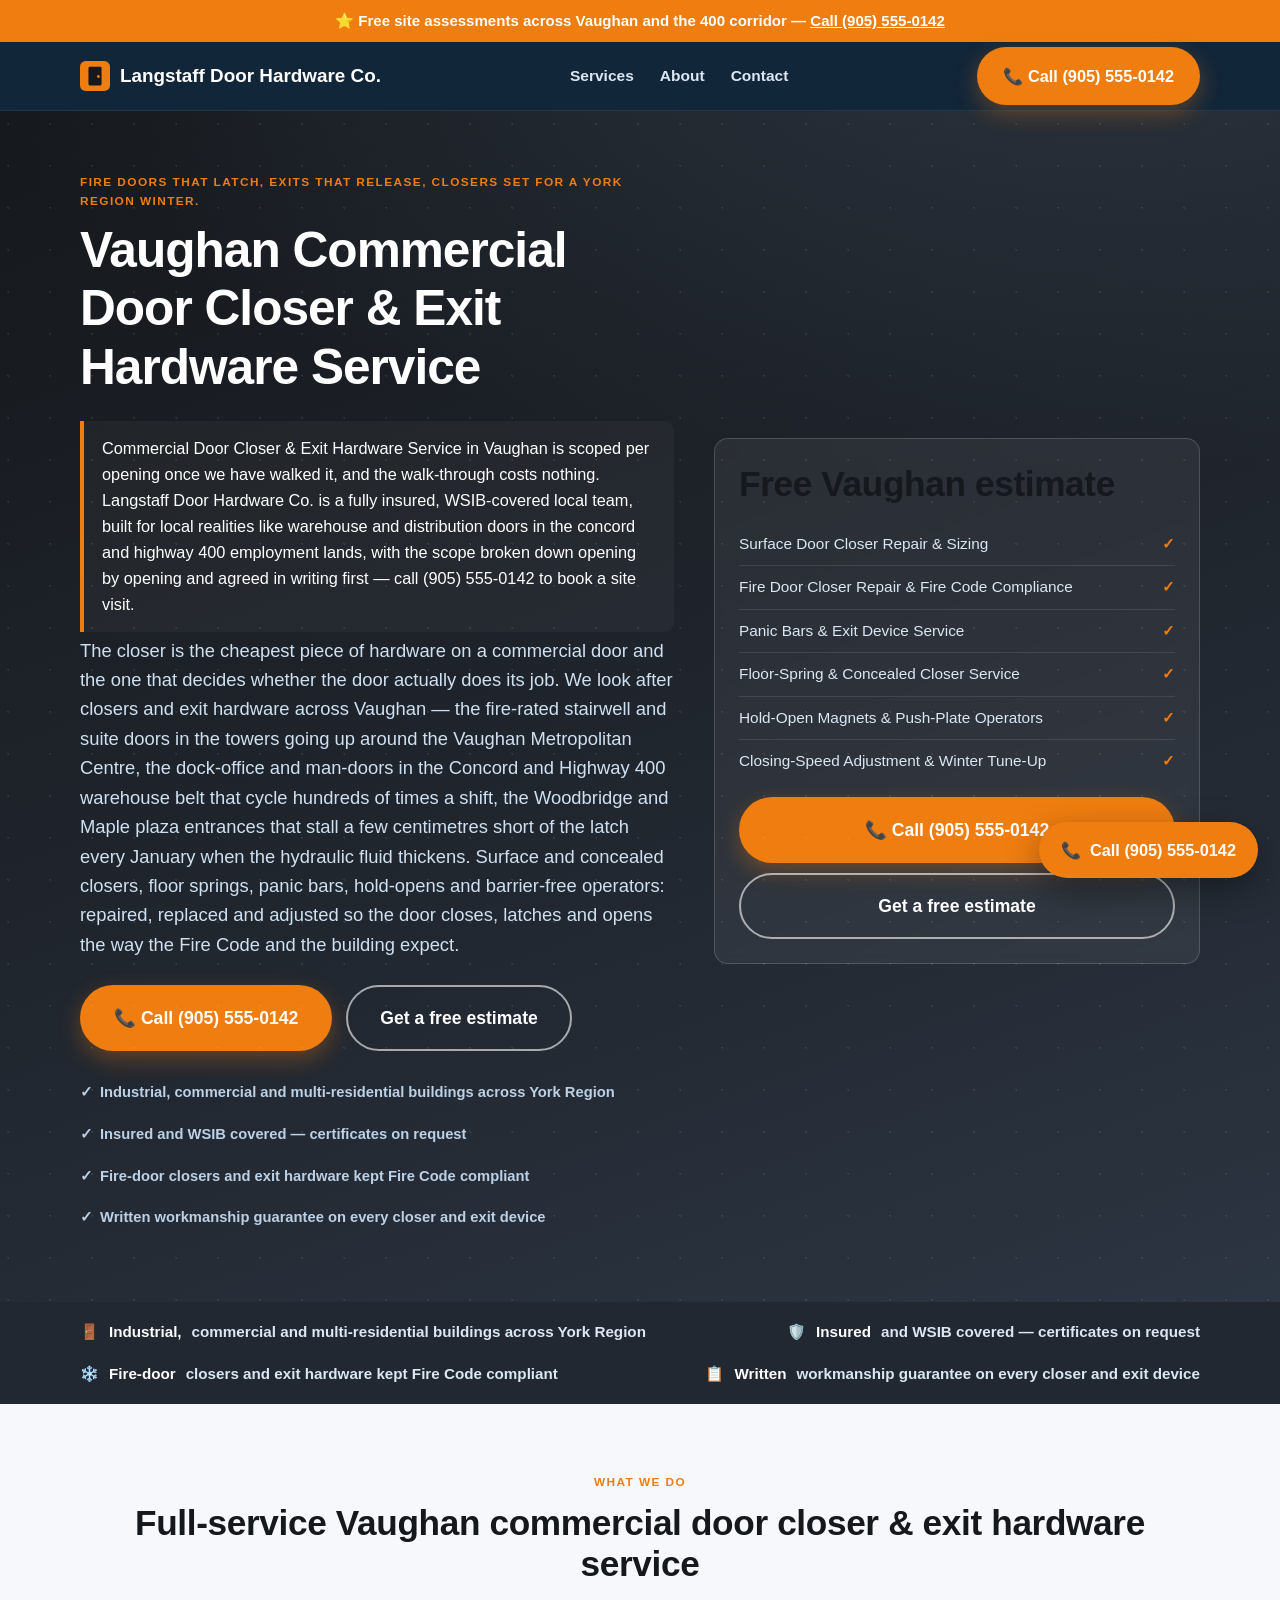
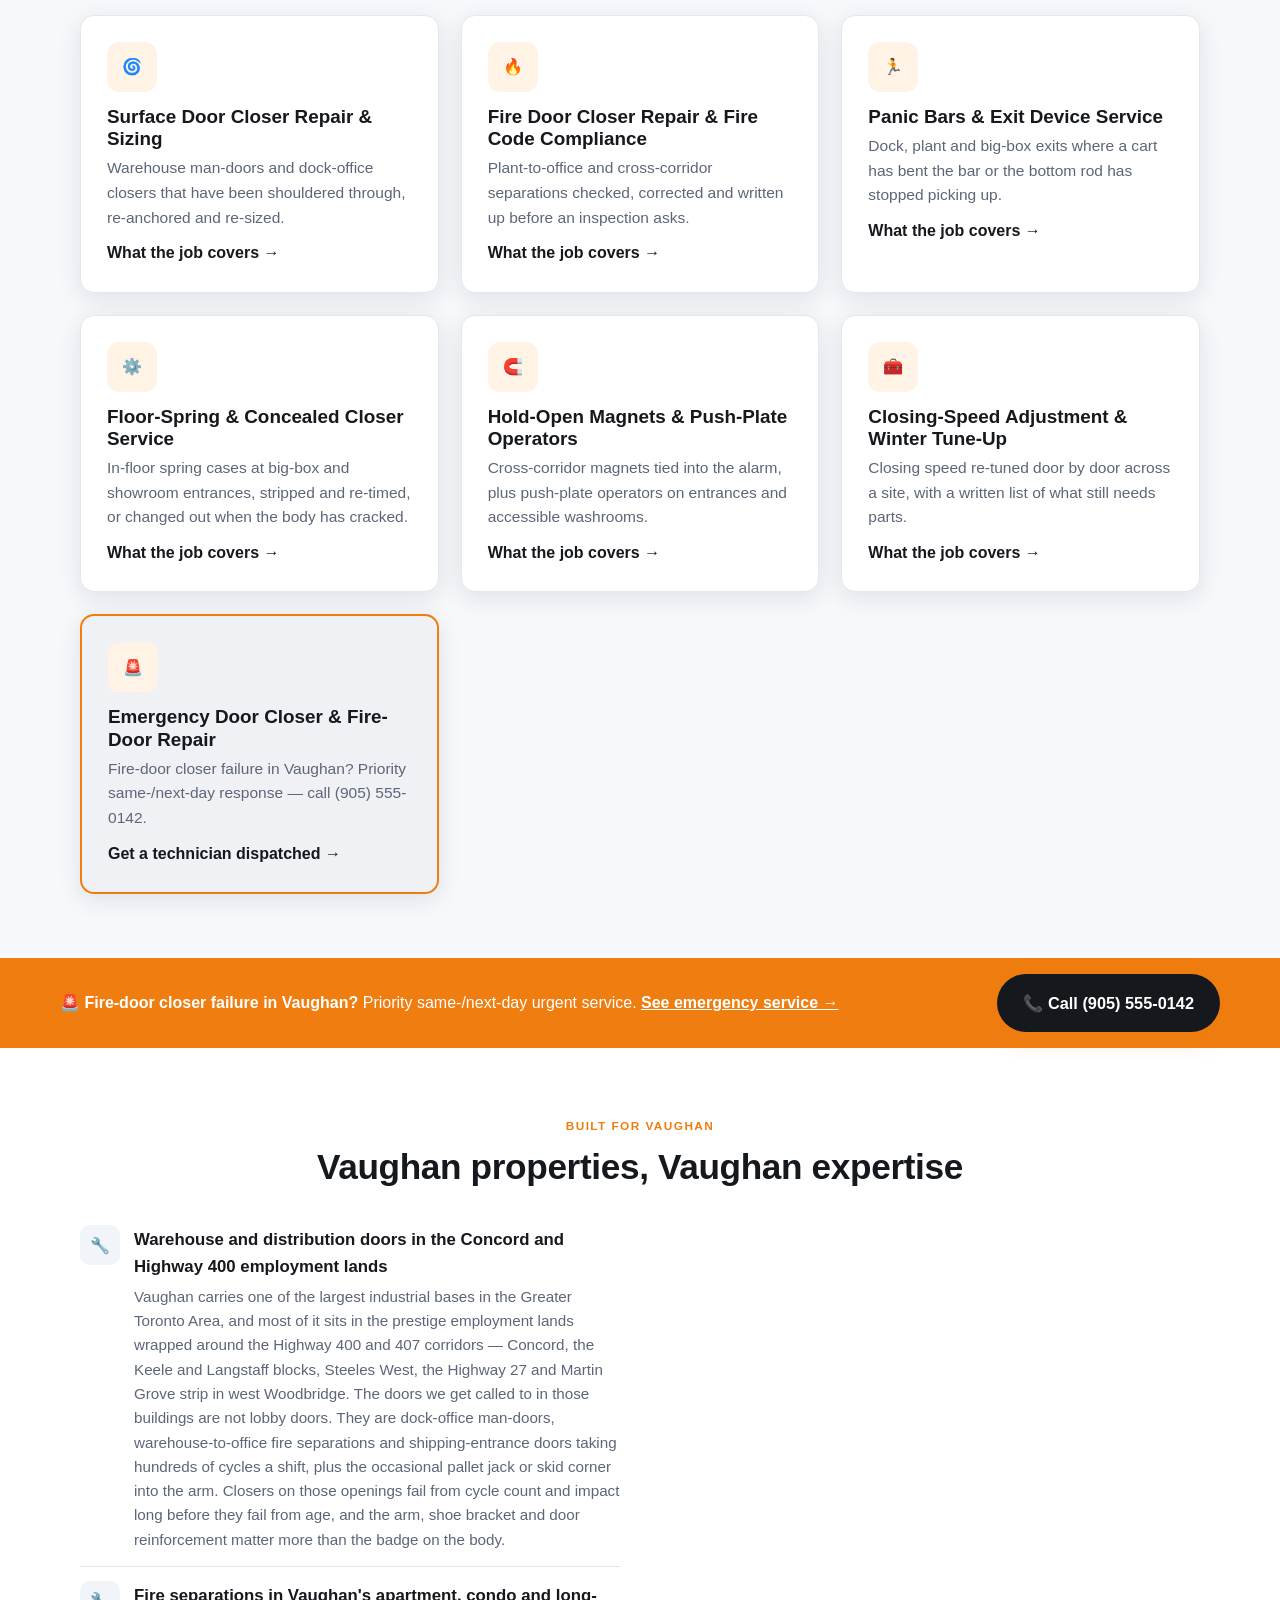
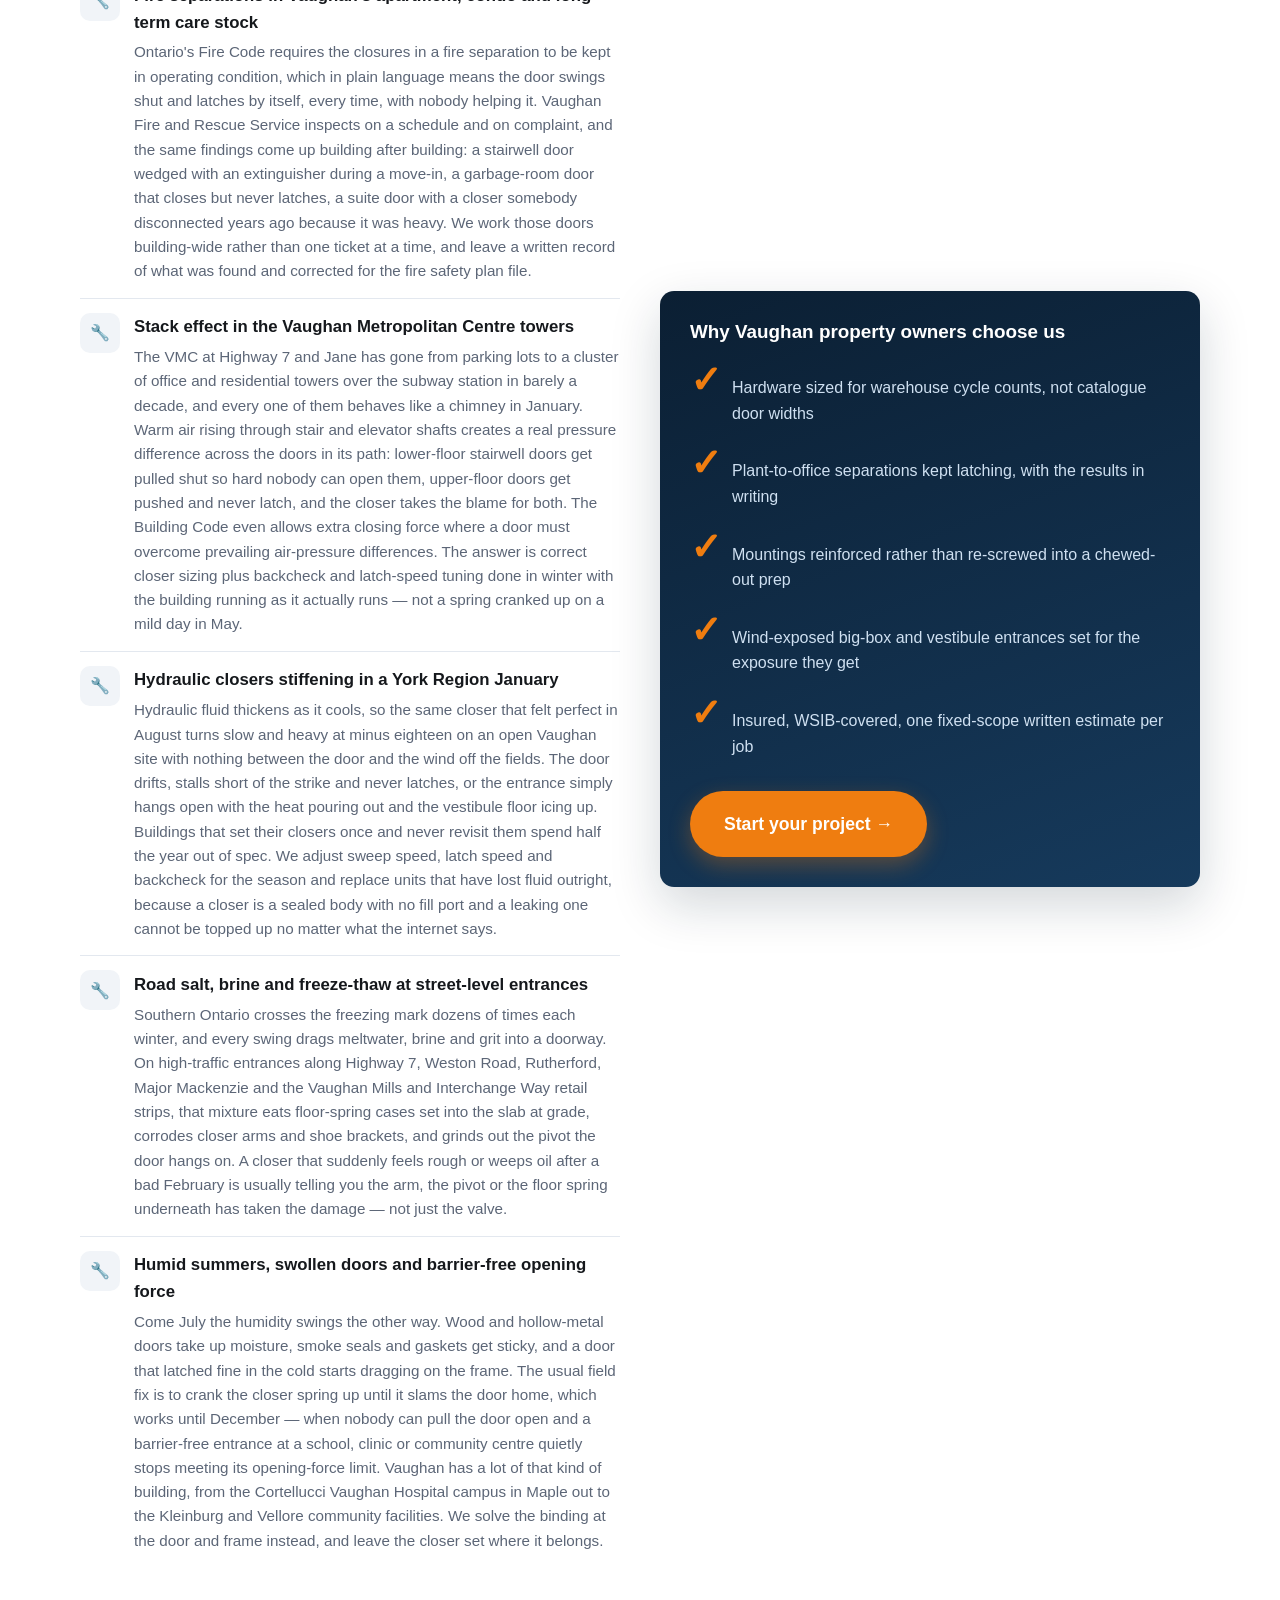
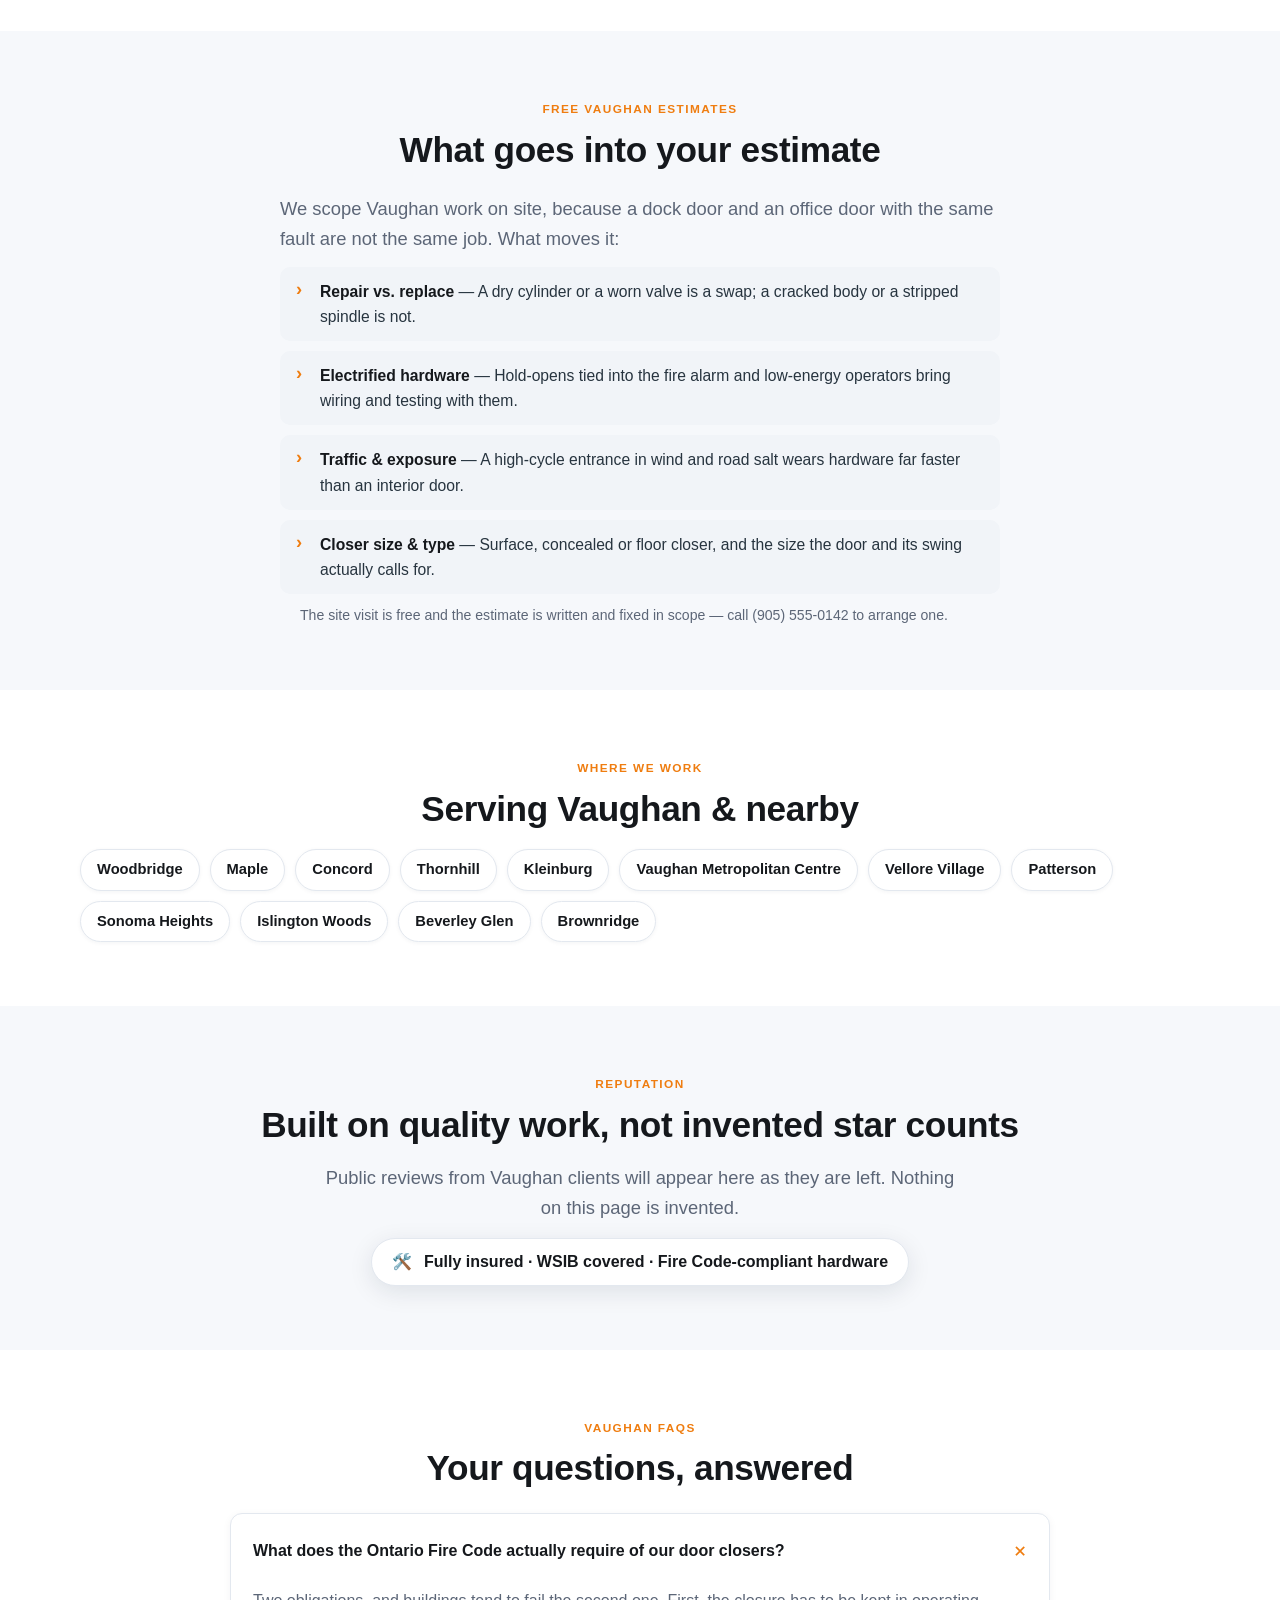
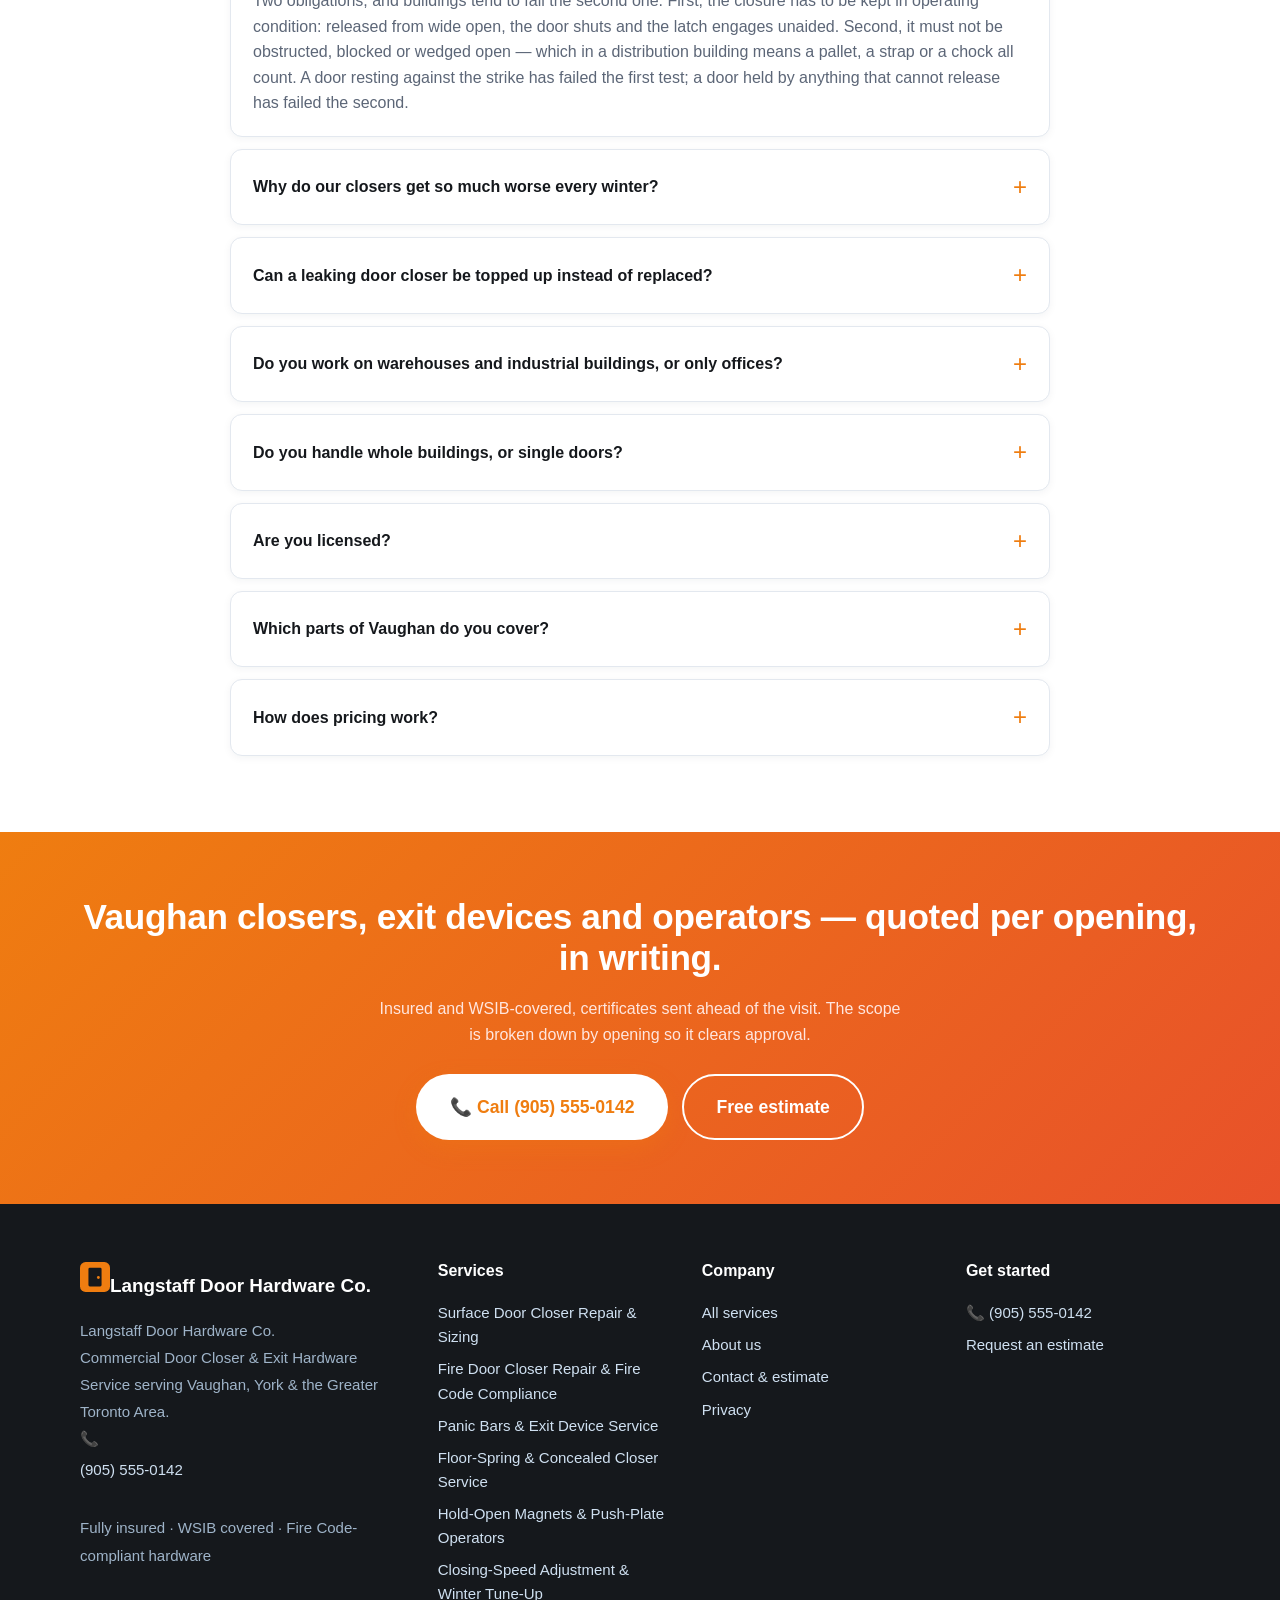
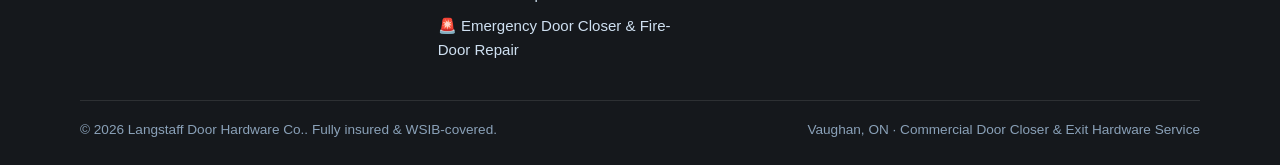
<file: index.html>
<!DOCTYPE html><html lang="en-CA"><head>
<meta charset="utf-8"><meta name="viewport" content="width=device-width, initial-scale=1, viewport-fit=cover">
<title>Vaughan Commercial Door Closer &amp; Exit Hardware Service</title><meta name="description" content="Vaughan commercial door closer &amp; exit hardware service — fire door closers, panic bars, hold-opens and closing-speed adjustment. Free estimate.">
<link rel="canonical" href="https://www.vaughandoorcloser.com/"><link rel="alternate" hreflang="en-CA" href="https://www.vaughandoorcloser.com/"><link rel="alternate" hreflang="x-default" href="https://www.vaughandoorcloser.com/">
<meta name="robots" content="index,follow,max-image-preview:large"><meta name="theme-color" content="#15181c">
<meta name="geo.region" content="CA-ON"><meta name="geo.placename" content="Vaughan"><meta name="geo.position" content="43.8361;-79.4983"><meta name="ICBM" content="43.8361, -79.4983">
<meta property="og:type" content="website"><meta property="og:site_name" content="Langstaff Door Hardware Co."><meta property="og:title" content="Vaughan Commercial Door Closer &amp; Exit Hardware Service"><meta property="og:description" content="Vaughan commercial door closer &amp; exit hardware service — fire door closers, panic bars, hold-opens and closing-speed adjustment. Free estimate."><meta property="og:url" content="https://www.vaughandoorcloser.com/">
<meta property="og:image" content="https://www.vaughandoorcloser.com/assets/og.png"><meta property="og:image:type" content="image/png"><meta property="og:image:width" content="1200"><meta property="og:image:height" content="630"><meta property="og:image:alt" content="Langstaff Door Hardware Co. — Commercial Door Closer &amp; Exit Hardware Service in Vaughan, ON"><meta property="og:locale" content="en_CA">
<meta name="twitter:card" content="summary_large_image"><meta name="twitter:title" content="Vaughan Commercial Door Closer &amp; Exit Hardware Service"><meta name="twitter:description" content="Vaughan commercial door closer &amp; exit hardware service — fire door closers, panic bars, hold-opens and closing-speed adjustment. Free estimate."><meta name="twitter:image" content="https://www.vaughandoorcloser.com/assets/og.png">
<link rel="icon" href="/assets/favicon.svg" type="image/svg+xml"><link rel="icon" href="/favicon.ico" sizes="32x32"><link rel="apple-touch-icon" href="/assets/apple-touch-icon.png">
<link rel="preload" href="/css/styles.css" as="style"><link rel="stylesheet" href="/css/styles.css">
<script type="application/ld+json">{"@context":"https://schema.org","@graph":[{"@type":"Organization","@id":"https://www.vaughandoorcloser.com/#org","name":"Langstaff Door Hardware Co.","url":"https://www.vaughandoorcloser.com/","logo":"https://www.vaughandoorcloser.com/assets/og.png","areaServed":{"@type":"City","name":"Vaughan"},"sameAs":["https://www.vaughandoorcloser.com/"]},{"@type":"WebSite","@id":"https://www.vaughandoorcloser.com/#website","url":"https://www.vaughandoorcloser.com/","name":"Langstaff Door Hardware Co.","publisher":{"@id":"https://www.vaughandoorcloser.com/#org"},"inLanguage":"en-CA"},{"@type":["HomeAndConstructionBusiness","LocalBusiness"],"@id":"https://www.vaughandoorcloser.com/#business","name":"Langstaff Door Hardware Co.","image":"https://www.vaughandoorcloser.com/assets/og.png","url":"https://www.vaughandoorcloser.com/","telephone":"+19055550142","paymentAccepted":"Cash, Cheque, Credit Card, Interac e-Transfer","parentOrganization":{"@id":"https://www.vaughandoorcloser.com/#org"},"brand":{"@id":"https://www.vaughandoorcloser.com/#org"},"description":"Commercial Door Closer & Exit Hardware Service in Vaughan, ON — Fully insured, WSIB covered, Fire Code-compliant hardware. Priority same-day/next-day urgent response.","address":{"@type":"PostalAddress","addressLocality":"Vaughan","addressRegion":"ON","addressCountry":"CA"},"geo":{"@type":"GeoCoordinates","latitude":43.8361,"longitude":-79.4983},"areaServed":[{"@type":"City","name":"Vaughan"},{"@type":"GeoShape","circle":"43.8361 -79.4983 20000"}],"sameAs":["https://www.vaughandoorcloser.com/"],"hasMap":"https://www.google.com/maps?q=Vaughan%2C%20ON%2C%20Canada","openingHoursSpecification":[{"@type":"OpeningHoursSpecification","dayOfWeek":["Monday","Tuesday","Wednesday","Thursday","Friday"],"opens":"07:00","closes":"18:00"},{"@type":"OpeningHoursSpecification","dayOfWeek":["Saturday"],"opens":"08:00","closes":"15:00"}],"knowsAbout":["commercial door closer & exit hardware service","door closer repair and replacement","fire door self-closing devices","exit and panic hardware","Ontario Fire Code door maintenance","cold-weather closer adjustment","surface door closer repair & sizing","fire door closer repair & fire code compliance","panic bars & exit device service","floor-spring & concealed closer service","hold-open magnets & push-plate operators","closing-speed adjustment & winter tune-up","Vaughan, ON service area"],"hasOfferCatalog":{"@type":"OfferCatalog","name":"Commercial Door Closer & Exit Hardware Service in Vaughan, ON","itemListElement":[{"@type":"Offer","itemOffered":{"@type":"Service","name":"Surface Door Closer Repair & Sizing (Vaughan)","areaServed":{"@type":"City","name":"Vaughan"}}},{"@type":"Offer","itemOffered":{"@type":"Service","name":"Fire Door Closer Repair & Fire Code Compliance (Vaughan)","areaServed":{"@type":"City","name":"Vaughan"}}},{"@type":"Offer","itemOffered":{"@type":"Service","name":"Panic Bars & Exit Device Service (Vaughan)","areaServed":{"@type":"City","name":"Vaughan"}}},{"@type":"Offer","itemOffered":{"@type":"Service","name":"Floor-Spring & Concealed Closer Service (Vaughan)","areaServed":{"@type":"City","name":"Vaughan"}}},{"@type":"Offer","itemOffered":{"@type":"Service","name":"Hold-Open Magnets & Push-Plate Operators (Vaughan)","areaServed":{"@type":"City","name":"Vaughan"}}},{"@type":"Offer","itemOffered":{"@type":"Service","name":"Closing-Speed Adjustment & Winter Tune-Up (Vaughan)","areaServed":{"@type":"City","name":"Vaughan"}}}]}},{"@type":"BreadcrumbList","itemListElement":[{"@type":"ListItem","position":1,"name":"Home","item":"https://www.vaughandoorcloser.com/"}]},{"@type":"FAQPage","mainEntity":[{"@type":"Question","name":"What does the Ontario Fire Code actually require of our door closers?","acceptedAnswer":{"@type":"Answer","text":"Two obligations, and buildings tend to fail the second one. First, the closure has to be kept in operating condition: released from wide open, the door shuts and the latch engages unaided. Second, it must not be obstructed, blocked or wedged open — which in a distribution building means a pallet, a strap or a chock all count. A door resting against the strike has failed the first test; a door held by anything that cannot release has failed the second."}},{"@type":"Question","name":"Why do our closers get so much worse every winter?","acceptedAnswer":{"@type":"Answer","text":"Cold fluid, mostly. A closer moves the door more slowly at minus eighteen than it did in August, and a slower door runs out of momentum before the latch engages. Industrial sites add two more factors: doors facing open parking take wind loading nothing indoors ever gets, and dock and plant doors cycle enough to loosen everything bolted on. All three are adjustment problems, not reasons to wind the spring up until nobody can get through with a pallet jack."}},{"@type":"Question","name":"Can a leaking door closer be topped up instead of replaced?","acceptedAnswer":{"@type":"Answer","text":"It cannot. Closers are sealed hydraulic bodies, and a leak means the fluid is going somewhere it should not. In a plant that shows up as a door that suddenly slams or suddenly drifts, and on a separation door either behaviour is a problem. The unit gets replaced, not topped up."}},{"@type":"Question","name":"Do you work on warehouses and industrial buildings, or only offices?","acceptedAnswer":{"@type":"Answer","text":"Both — and the industrial side is a large part of our week. Vaughan's employment lands around Highways 400 and 407 are full of dock-office man-doors, warehouse-to-office fire separations and shipping-entrance doors that cycle constantly and take the occasional skid corner. We size and reinforce closers for that duty rather than fitting an interior-grade unit and coming back in six months."}},{"@type":"Question","name":"Do you handle whole buildings, or single doors?","acceptedAnswer":{"@type":"Answer","text":"Both, and on an industrial site the whole-building version is the only one that really makes sense. A dozen separate call-outs across a year costs far more disruption than one walk of every opening — dock offices, plant-to-office separations, stairs, service rooms and the main entrance. Your facilities team ends up with one written list broken down by opening, which is usually what has to go through approval anyway."}},{"@type":"Question","name":"Are you licensed?","acceptedAnswer":{"@type":"Answer","text":"Ontario does not license this trade, so nobody in it legitimately holds a licence number. The documents that do exist — liability insurance and WSIB clearance — are the ones a Vaughan facility or warehouse manager actually asks for before letting a contractor on site, and we send both ahead of the visit."}},{"@type":"Question","name":"Which parts of Vaughan do you cover?","acceptedAnswer":{"@type":"Answer","text":"All of it — Woodbridge, Maple, Concord, Thornhill and Kleinburg, the Vaughan Metropolitan Centre, Vellore Village, Patterson and the employment lands along Highways 400, 407 and 27 — plus the neighbouring York Region municipalities and the wider Greater Toronto Area. Call and we will confirm scheduling for your address."}},{"@type":"Question","name":"How does pricing work?","acceptedAnswer":{"@type":"Answer","text":"The visit to look is free, and the estimate that follows is written and fixed in scope. Facility managers usually want it broken down by opening so it can go through their approval process, and we set it out that way as standard rather than as a special request."}}]}]}</script>
</head><body><a class="skip" href="#main" style="position:absolute;left:-999px">Skip to content</a>
<div class="callstrip">⭐ Free site assessments across Vaughan and the 400 corridor — <a href="tel:+19055550142">Call (905) 555-0142</a></div>
<header class="site"><div class="wrap nav"><a class="brand" href="/" aria-label="Langstaff Door Hardware Co. home"><svg width="30" height="30" viewBox="0 0 32 32" fill="none" aria-hidden="true"><rect width="32" height="32" rx="6" fill="#ef7d10"/><rect x="9" y="6" width="14" height="20" rx="1.5" fill="#15181c"/><circle cx="19.6" cy="16.5" r="1.5" fill="#ef7d10"/></svg>Langstaff Door Hardware Co.</a>
<nav class="nav-links" id="nav" aria-label="Main"><a href="/services/">Services</a><a href="/about/">About</a><a href="/contact/">Contact</a></nav>
<div class="nav-cta"><a class="btn btn-call" href="tel:+19055550142">📞 Call (905) 555-0142</a><button class="menu-btn" aria-label="Open menu" aria-expanded="false" aria-controls="nav"><span aria-hidden="true">☰</span></button></div>
</div></header><main id="main"><section class="hero"><div class="wrap"><div>
<span class="eyebrow">Fire doors that latch, exits that release, closers set for a York Region winter.</span>
<h1>Vaughan Commercial Door Closer &amp; Exit Hardware Service</h1><p class="answer-capsule" data-answer>Commercial Door Closer &amp; Exit Hardware Service in Vaughan is scoped per opening once we have walked it, and the walk-through costs nothing. Langstaff Door Hardware Co. is a fully insured, WSIB-covered local team, built for local realities like warehouse and distribution doors in the concord and highway 400 employment lands, with the scope broken down opening by opening and agreed in writing first — call (905) 555-0142 to book a site visit.</p><p class="lead">The closer is the cheapest piece of hardware on a commercial door and the one that decides whether the door actually does its job. We look after closers and exit hardware across Vaughan — the fire-rated stairwell and suite doors in the towers going up around the Vaughan Metropolitan Centre, the dock-office and man-doors in the Concord and Highway 400 warehouse belt that cycle hundreds of times a shift, the Woodbridge and Maple plaza entrances that stall a few centimetres short of the latch every January when the hydraulic fluid thickens. Surface and concealed closers, floor springs, panic bars, hold-opens and barrier-free operators: repaired, replaced and adjusted so the door closes, latches and opens the way the Fire Code and the building expect.</p>
<div class="hero-cta"><a class="btn btn-call btn-lg" href="tel:+19055550142">📞 Call (905) 555-0142</a><a class="btn btn-ghost btn-lg" href="/contact/" data-book>Get a free estimate</a></div>
<div class="hero-trust"><span><span aria-hidden="true">✓</span> Industrial, commercial and multi-residential buildings across York Region</span><span><span aria-hidden="true">✓</span> Insured and WSIB covered — certificates on request</span><span><span aria-hidden="true">✓</span> Fire-door closers and exit hardware kept Fire Code compliant</span><span><span aria-hidden="true">✓</span> Written workmanship guarantee on every closer and exit device</span></div>
</div><aside class="hero-card" aria-label="Free estimate"><h2>Free Vaughan estimate</h2><ul><li><span>Surface Door Closer Repair &amp; Sizing</span><span class="price" aria-hidden="true">✓</span></li><li><span>Fire Door Closer Repair &amp; Fire Code Compliance</span><span class="price" aria-hidden="true">✓</span></li><li><span>Panic Bars &amp; Exit Device Service</span><span class="price" aria-hidden="true">✓</span></li><li><span>Floor-Spring &amp; Concealed Closer Service</span><span class="price" aria-hidden="true">✓</span></li><li><span>Hold-Open Magnets &amp; Push-Plate Operators</span><span class="price" aria-hidden="true">✓</span></li><li><span>Closing-Speed Adjustment &amp; Winter Tune-Up</span><span class="price" aria-hidden="true">✓</span></li></ul><a class="btn btn-call btn-lg" href="tel:+19055550142" style="margin-top:14px;width:100%;justify-content:center">📞 Call (905) 555-0142</a><a class="btn btn-ghost btn-lg" href="/contact/" data-book style="margin-top:10px;width:100%;justify-content:center">Get a free estimate</a></aside></div></section>
<div class="strip"><div class="wrap"><div class="item"><span aria-hidden="true">🚪</span> <b>Industrial,</b> commercial and multi-residential buildings across York Region</div><div class="item"><span aria-hidden="true">🛡️</span> <b>Insured</b> and WSIB covered — certificates on request</div><div class="item"><span aria-hidden="true">❄️</span> <b>Fire-door</b> closers and exit hardware kept Fire Code compliant</div><div class="item"><span aria-hidden="true">📋</span> <b>Written</b> workmanship guarantee on every closer and exit device</div></div></div>
<section class="section" id="services"><div class="wrap center"><span class="eyebrow">What we do</span><h2>Full-service Vaughan commercial door closer &amp; exit hardware service</h2></div>
<div class="wrap" style="margin-top:30px"><div class="grid cols-3"><a class="card" href="/services/surface-door-closer-repair/" style="text-decoration:none"><div class="ico" aria-hidden="true">🌀</div><h3>Surface Door Closer Repair &amp; Sizing</h3><p>Warehouse man-doors and dock-office closers that have been shouldered through, re-anchored and re-sized.</p><div class="from">What the job covers →</div></a><a class="card" href="/services/fire-door-closer-service/" style="text-decoration:none"><div class="ico" aria-hidden="true">🔥</div><h3>Fire Door Closer Repair &amp; Fire Code Compliance</h3><p>Plant-to-office and cross-corridor separations checked, corrected and written up before an inspection asks.</p><div class="from">What the job covers →</div></a><a class="card" href="/services/panic-bars-exit-devices/" style="text-decoration:none"><div class="ico" aria-hidden="true">🏃</div><h3>Panic Bars &amp; Exit Device Service</h3><p>Dock, plant and big-box exits where a cart has bent the bar or the bottom rod has stopped picking up.</p><div class="from">What the job covers →</div></a><a class="card" href="/services/concealed-floor-spring-closers/" style="text-decoration:none"><div class="ico" aria-hidden="true">⚙️</div><h3>Floor-Spring &amp; Concealed Closer Service</h3><p>In-floor spring cases at big-box and showroom entrances, stripped and re-timed, or changed out when the body has cracked.</p><div class="from">What the job covers →</div></a><a class="card" href="/services/hold-opens-automatic-operators/" style="text-decoration:none"><div class="ico" aria-hidden="true">🧲</div><h3>Hold-Open Magnets &amp; Push-Plate Operators</h3><p>Cross-corridor magnets tied into the alarm, plus push-plate operators on entrances and accessible washrooms.</p><div class="from">What the job covers →</div></a><a class="card" href="/services/closing-speed-adjustment/" style="text-decoration:none"><div class="ico" aria-hidden="true">🧰</div><h3>Closing-Speed Adjustment &amp; Winter Tune-Up</h3><p>Closing speed re-tuned door by door across a site, with a written list of what still needs parts.</p><div class="from">What the job covers →</div></a><a class="card card-emg" href="/services/emergency-door-closer-repair/" style="text-decoration:none"><div class="ico" aria-hidden="true">🚨</div><h3>Emergency Door Closer &amp; Fire-Door Repair</h3><p>Fire-door closer failure in Vaughan? Priority same-/next-day response — call (905) 555-0142.</p><div class="from">Get a technician dispatched →</div></a></div></div></section>
<section class="emg-band"><div class="wrap"><div><strong>🚨 Fire-door closer failure in Vaughan?</strong> Priority same-/next-day urgent service. <a href="/services/emergency-door-closer-repair/">See emergency service →</a></div><a class="btn btn-call" href="tel:+19055550142">📞 Call (905) 555-0142</a></div></section>
<section class="section alt"><div class="wrap center"><span class="eyebrow">Built for Vaughan</span><h2>Vaughan properties, Vaughan expertise</h2></div>
<div class="wrap split" style="margin-top:24px"><div><ul class="feature-list"><li><span class="fi" aria-hidden="true">🔧</span><div><h4>Warehouse and distribution doors in the Concord and Highway 400 employment lands</h4><p>Vaughan carries one of the largest industrial bases in the Greater Toronto Area, and most of it sits in the prestige employment lands wrapped around the Highway 400 and 407 corridors — Concord, the Keele and Langstaff blocks, Steeles West, the Highway 27 and Martin Grove strip in west Woodbridge. The doors we get called to in those buildings are not lobby doors. They are dock-office man-doors, warehouse-to-office fire separations and shipping-entrance doors taking hundreds of cycles a shift, plus the occasional pallet jack or skid corner into the arm. Closers on those openings fail from cycle count and impact long before they fail from age, and the arm, shoe bracket and door reinforcement matter more than the badge on the body.</p></div></li><li><span class="fi" aria-hidden="true">🔧</span><div><h4>Fire separations in Vaughan&#39;s apartment, condo and long-term care stock</h4><p>Ontario&#39;s Fire Code requires the closures in a fire separation to be kept in operating condition, which in plain language means the door swings shut and latches by itself, every time, with nobody helping it. Vaughan Fire and Rescue Service inspects on a schedule and on complaint, and the same findings come up building after building: a stairwell door wedged with an extinguisher during a move-in, a garbage-room door that closes but never latches, a suite door with a closer somebody disconnected years ago because it was heavy. We work those doors building-wide rather than one ticket at a time, and leave a written record of what was found and corrected for the fire safety plan file.</p></div></li><li><span class="fi" aria-hidden="true">🔧</span><div><h4>Stack effect in the Vaughan Metropolitan Centre towers</h4><p>The VMC at Highway 7 and Jane has gone from parking lots to a cluster of office and residential towers over the subway station in barely a decade, and every one of them behaves like a chimney in January. Warm air rising through stair and elevator shafts creates a real pressure difference across the doors in its path: lower-floor stairwell doors get pulled shut so hard nobody can open them, upper-floor doors get pushed and never latch, and the closer takes the blame for both. The Building Code even allows extra closing force where a door must overcome prevailing air-pressure differences. The answer is correct closer sizing plus backcheck and latch-speed tuning done in winter with the building running as it actually runs — not a spring cranked up on a mild day in May.</p></div></li><li><span class="fi" aria-hidden="true">🔧</span><div><h4>Hydraulic closers stiffening in a York Region January</h4><p>Hydraulic fluid thickens as it cools, so the same closer that felt perfect in August turns slow and heavy at minus eighteen on an open Vaughan site with nothing between the door and the wind off the fields. The door drifts, stalls short of the strike and never latches, or the entrance simply hangs open with the heat pouring out and the vestibule floor icing up. Buildings that set their closers once and never revisit them spend half the year out of spec. We adjust sweep speed, latch speed and backcheck for the season and replace units that have lost fluid outright, because a closer is a sealed body with no fill port and a leaking one cannot be topped up no matter what the internet says.</p></div></li><li><span class="fi" aria-hidden="true">🔧</span><div><h4>Road salt, brine and freeze-thaw at street-level entrances</h4><p>Southern Ontario crosses the freezing mark dozens of times each winter, and every swing drags meltwater, brine and grit into a doorway. On high-traffic entrances along Highway 7, Weston Road, Rutherford, Major Mackenzie and the Vaughan Mills and Interchange Way retail strips, that mixture eats floor-spring cases set into the slab at grade, corrodes closer arms and shoe brackets, and grinds out the pivot the door hangs on. A closer that suddenly feels rough or weeps oil after a bad February is usually telling you the arm, the pivot or the floor spring underneath has taken the damage — not just the valve.</p></div></li><li><span class="fi" aria-hidden="true">🔧</span><div><h4>Humid summers, swollen doors and barrier-free opening force</h4><p>Come July the humidity swings the other way. Wood and hollow-metal doors take up moisture, smoke seals and gaskets get sticky, and a door that latched fine in the cold starts dragging on the frame. The usual field fix is to crank the closer spring up until it slams the door home, which works until December — when nobody can pull the door open and a barrier-free entrance at a school, clinic or community centre quietly stops meeting its opening-force limit. Vaughan has a lot of that kind of building, from the Cortellucci Vaughan Hospital campus in Maple out to the Kleinburg and Vellore community facilities. We solve the binding at the door and frame instead, and leave the closer set where it belongs.</p></div></li></ul></div>
<div class="panel"><h3>Why Vaughan property owners choose us</h3><div class="stat"><b aria-hidden="true">✓</b><span>Hardware sized for warehouse cycle counts, not catalogue door widths</span></div><div class="stat"><b aria-hidden="true">✓</b><span>Plant-to-office separations kept latching, with the results in writing</span></div><div class="stat"><b aria-hidden="true">✓</b><span>Mountings reinforced rather than re-screwed into a chewed-out prep</span></div><div class="stat"><b aria-hidden="true">✓</b><span>Wind-exposed big-box and vestibule entrances set for the exposure they get</span></div><div class="stat"><b aria-hidden="true">✓</b><span>Insured, WSIB-covered, one fixed-scope written estimate per job</span></div><a class="btn btn-call btn-lg" href="/contact/" data-book style="margin-top:14px">Start your project →</a></div></div></section>
<section class="section"><div class="wrap center"><span class="eyebrow">Free Vaughan estimates</span><h2>What goes into your estimate</h2></div><div class="wrap" style="margin-top:24px;max-width:760px"><p class="lead" style="max-width:70ch;margin:0 0 14px">We scope Vaughan work on site, because a dock door and an office door with the same fault are not the same job. What moves it:</p><ul class="factors"><li><strong>Repair vs. replace</strong> — A dry cylinder or a worn valve is a swap; a cracked body or a stripped spindle is not.</li><li><strong>Electrified hardware</strong> — Hold-opens tied into the fire alarm and low-energy operators bring wiring and testing with them.</li><li><strong>Traffic &amp; exposure</strong> — A high-cycle entrance in wind and road salt wears hardware far faster than an interior door.</li><li><strong>Closer size &amp; type</strong> — Surface, concealed or floor closer, and the size the door and its swing actually calls for.</li></ul><p class="wrap price-note">The site visit is free and the estimate is written and fixed in scope — call (905) 555-0142 to arrange one.</p></div></section>
<section class="section alt"><div class="wrap center"><span class="eyebrow">Where we work</span><h2>Serving Vaughan &amp; nearby</h2></div><div class="wrap" style="margin-top:20px"><div class="chips"><span class="chip">Woodbridge</span><span class="chip">Maple</span><span class="chip">Concord</span><span class="chip">Thornhill</span><span class="chip">Kleinburg</span><span class="chip">Vaughan Metropolitan Centre</span><span class="chip">Vellore Village</span><span class="chip">Patterson</span><span class="chip">Sonoma Heights</span><span class="chip">Islington Woods</span><span class="chip">Beverley Glen</span><span class="chip">Brownridge</span></div></div></section>

<section class="section"><div class="wrap center"><span class="eyebrow">Reputation</span><h2>Built on quality work, not invented star counts</h2><p class="lead" style="margin:0 auto">Public reviews from Vaughan clients will appear here as they are left. Nothing on this page is invented.</p><div style="margin-top:16px"><span class="rating-badge"><span aria-hidden="true">🛠️</span> Fully insured · WSIB covered · Fire Code-compliant hardware</span></div></div></section>
<section class="section alt"><div class="wrap center"><span class="eyebrow">Vaughan FAQs</span><h2>Your questions, answered</h2></div><div class="wrap" style="margin-top:24px"><div class="faq" style="max-width:820px;margin:0 auto"><details open><summary>What does the Ontario Fire Code actually require of our door closers?</summary><p>Two obligations, and buildings tend to fail the second one. First, the closure has to be kept in operating condition: released from wide open, the door shuts and the latch engages unaided. Second, it must not be obstructed, blocked or wedged open — which in a distribution building means a pallet, a strap or a chock all count. A door resting against the strike has failed the first test; a door held by anything that cannot release has failed the second.</p></details><details><summary>Why do our closers get so much worse every winter?</summary><p>Cold fluid, mostly. A closer moves the door more slowly at minus eighteen than it did in August, and a slower door runs out of momentum before the latch engages. Industrial sites add two more factors: doors facing open parking take wind loading nothing indoors ever gets, and dock and plant doors cycle enough to loosen everything bolted on. All three are adjustment problems, not reasons to wind the spring up until nobody can get through with a pallet jack.</p></details><details><summary>Can a leaking door closer be topped up instead of replaced?</summary><p>It cannot. Closers are sealed hydraulic bodies, and a leak means the fluid is going somewhere it should not. In a plant that shows up as a door that suddenly slams or suddenly drifts, and on a separation door either behaviour is a problem. The unit gets replaced, not topped up.</p></details><details><summary>Do you work on warehouses and industrial buildings, or only offices?</summary><p>Both — and the industrial side is a large part of our week. Vaughan&#39;s employment lands around Highways 400 and 407 are full of dock-office man-doors, warehouse-to-office fire separations and shipping-entrance doors that cycle constantly and take the occasional skid corner. We size and reinforce closers for that duty rather than fitting an interior-grade unit and coming back in six months.</p></details><details><summary>Do you handle whole buildings, or single doors?</summary><p>Both, and on an industrial site the whole-building version is the only one that really makes sense. A dozen separate call-outs across a year costs far more disruption than one walk of every opening — dock offices, plant-to-office separations, stairs, service rooms and the main entrance. Your facilities team ends up with one written list broken down by opening, which is usually what has to go through approval anyway.</p></details><details><summary>Are you licensed?</summary><p>Ontario does not license this trade, so nobody in it legitimately holds a licence number. The documents that do exist — liability insurance and WSIB clearance — are the ones a Vaughan facility or warehouse manager actually asks for before letting a contractor on site, and we send both ahead of the visit.</p></details><details><summary>Which parts of Vaughan do you cover?</summary><p>All of it — Woodbridge, Maple, Concord, Thornhill and Kleinburg, the Vaughan Metropolitan Centre, Vellore Village, Patterson and the employment lands along Highways 400, 407 and 27 — plus the neighbouring York Region municipalities and the wider Greater Toronto Area. Call and we will confirm scheduling for your address.</p></details><details><summary>How does pricing work?</summary><p>The visit to look is free, and the estimate that follows is written and fixed in scope. Facility managers usually want it broken down by opening so it can go through their approval process, and we set it out that way as standard rather than as a special request.</p></details></div></div></section>
<section class="section cta-band"><div class="wrap"><h2>Vaughan closers, exit devices and operators — quoted per opening, in writing.</h2><p>Insured and WSIB-covered, certificates sent ahead of the visit. The scope is broken down by opening so it clears approval.</p><div class="hero-cta" style="justify-content:center"><a class="btn btn-call btn-lg" href="tel:+19055550142">📞 Call (905) 555-0142</a><a class="btn btn-ghost btn-lg" href="/contact/" data-book>Free estimate</a></div></div></section></main><footer class="site"><div class="wrap"><div class="cols">
<div><a class="brand" href="/" aria-label="Langstaff Door Hardware Co. home"><svg width="30" height="30" viewBox="0 0 32 32" fill="none" aria-hidden="true"><rect width="32" height="32" rx="6" fill="#ef7d10"/><rect x="9" y="6" width="14" height="20" rx="1.5" fill="#15181c"/><circle cx="19.6" cy="16.5" r="1.5" fill="#ef7d10"/></svg>Langstaff Door Hardware Co.</a><address class="nap" style="font-style:normal">Langstaff Door Hardware Co.<br>Commercial Door Closer &amp; Exit Hardware Service serving Vaughan, York &amp; the Greater Toronto Area.<br>📞 <a href="tel:+19055550142">(905) 555-0142</a><br>Fully insured · WSIB covered · Fire Code-compliant hardware</address></div>
<div><h4>Services</h4><a href="/services/surface-door-closer-repair/">Surface Door Closer Repair &amp; Sizing</a><a href="/services/fire-door-closer-service/">Fire Door Closer Repair &amp; Fire Code Compliance</a><a href="/services/panic-bars-exit-devices/">Panic Bars &amp; Exit Device Service</a><a href="/services/concealed-floor-spring-closers/">Floor-Spring &amp; Concealed Closer Service</a><a href="/services/hold-opens-automatic-operators/">Hold-Open Magnets &amp; Push-Plate Operators</a><a href="/services/closing-speed-adjustment/">Closing-Speed Adjustment &amp; Winter Tune-Up</a><a href="/services/emergency-door-closer-repair/">🚨 Emergency Door Closer &amp; Fire-Door Repair</a></div>
<div><h4>Company</h4><a href="/services/">All services</a><a href="/about/">About us</a><a href="/contact/">Contact &amp; estimate</a><a href="/privacy/">Privacy</a></div>
<div><h4>Get started</h4><a href="tel:+19055550142">📞 (905) 555-0142</a><a href="/contact/" data-book>Request an estimate</a></div>
</div><div class="legal"><span>© 2026 Langstaff Door Hardware Co.. Fully insured &amp; WSIB-covered.</span><span>Vaughan, ON · Commercial Door Closer &amp; Exit Hardware Service</span></div></div></footer><a class="fab-call" href="tel:+19055550142" aria-label="Call Langstaff Door Hardware Co."><span aria-hidden="true">📞</span> Call (905) 555-0142</a>
<div class="callbar"><a class="btn btn-call" href="tel:+19055550142">📞 Call now</a><a class="btn btn-dark" href="/contact/" data-book>Free estimate</a></div>
<script src="/js/main.js" defer></script></body></html>
</file>
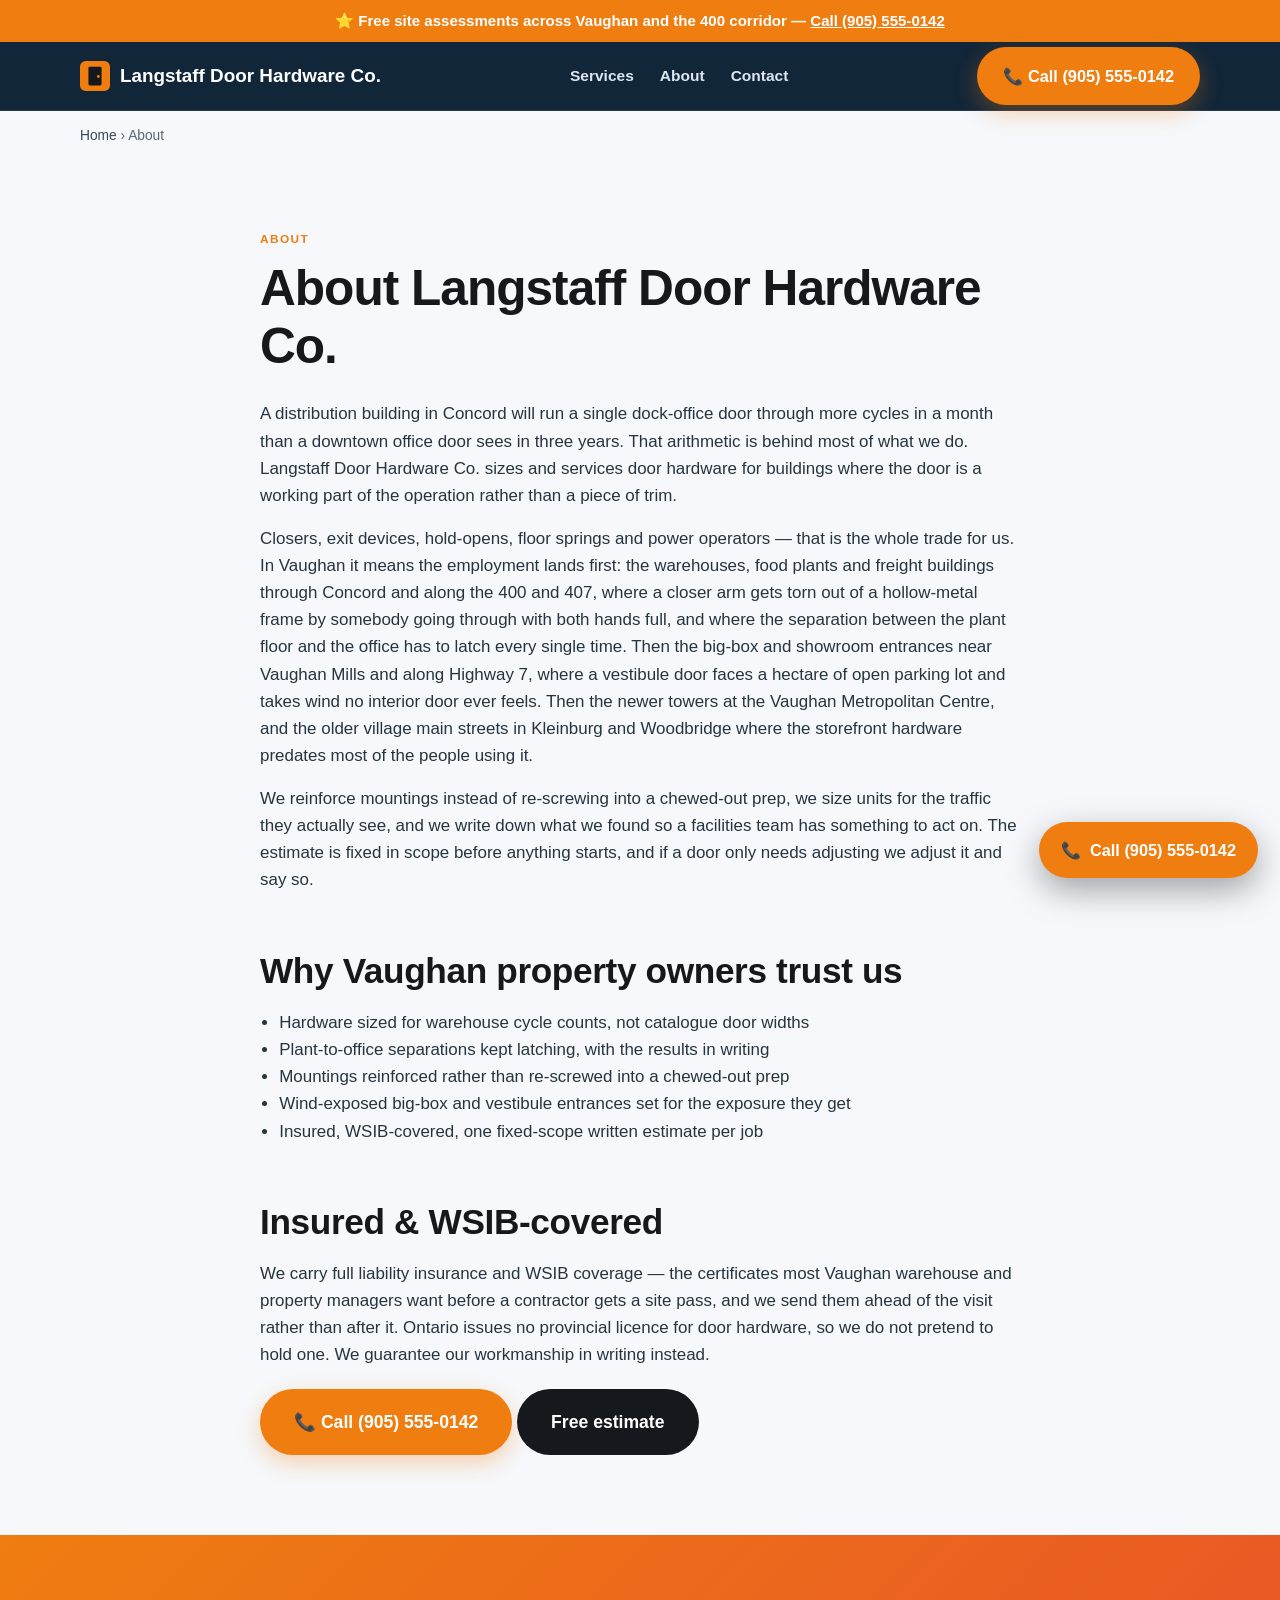
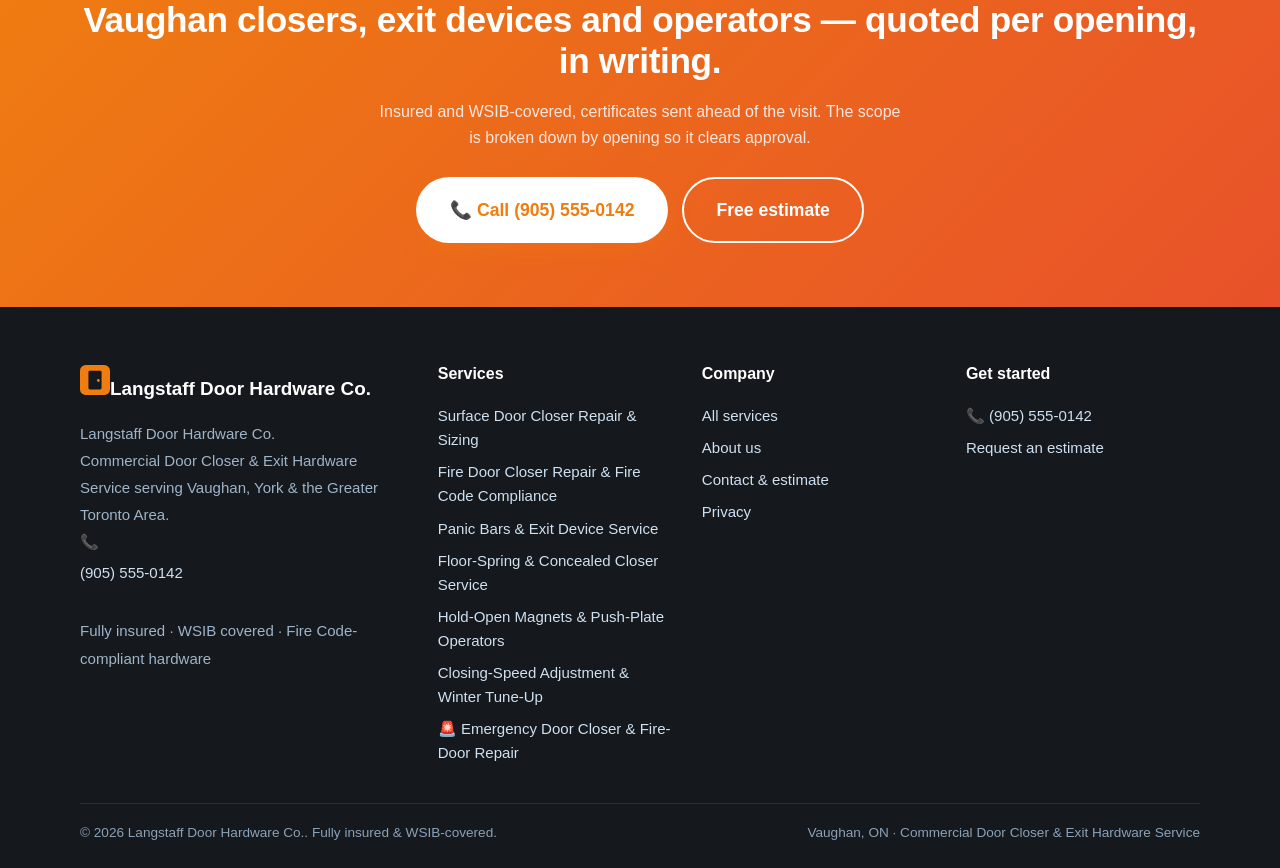
<file: about/index.html>
<!DOCTYPE html><html lang="en-CA"><head>
<meta charset="utf-8"><meta name="viewport" content="width=device-width, initial-scale=1, viewport-fit=cover">
<title>About Langstaff Door Hardware Co. | Vaughan Commercial Door</title><meta name="description" content="About Langstaff Door Hardware Co. — insured, WSIB-covered commercial door closer &amp; exit hardware service in Vaughan, ON. Our story, process and credentials.">
<link rel="canonical" href="https://www.vaughandoorcloser.com/about/"><link rel="alternate" hreflang="en-CA" href="https://www.vaughandoorcloser.com/about/"><link rel="alternate" hreflang="x-default" href="https://www.vaughandoorcloser.com/about/">
<meta name="robots" content="index,follow,max-image-preview:large"><meta name="theme-color" content="#15181c">
<meta name="geo.region" content="CA-ON"><meta name="geo.placename" content="Vaughan"><meta name="geo.position" content="43.8361;-79.4983"><meta name="ICBM" content="43.8361, -79.4983">
<meta property="og:type" content="website"><meta property="og:site_name" content="Langstaff Door Hardware Co."><meta property="og:title" content="About Langstaff Door Hardware Co. | Vaughan Commercial Door"><meta property="og:description" content="About Langstaff Door Hardware Co. — insured, WSIB-covered commercial door closer &amp; exit hardware service in Vaughan, ON. Our story, process and credentials."><meta property="og:url" content="https://www.vaughandoorcloser.com/about/">
<meta property="og:image" content="https://www.vaughandoorcloser.com/assets/og.png"><meta property="og:image:type" content="image/png"><meta property="og:image:width" content="1200"><meta property="og:image:height" content="630"><meta property="og:image:alt" content="Langstaff Door Hardware Co. — Commercial Door Closer &amp; Exit Hardware Service in Vaughan, ON"><meta property="og:locale" content="en_CA">
<meta name="twitter:card" content="summary_large_image"><meta name="twitter:title" content="About Langstaff Door Hardware Co. | Vaughan Commercial Door"><meta name="twitter:description" content="About Langstaff Door Hardware Co. — insured, WSIB-covered commercial door closer &amp; exit hardware service in Vaughan, ON. Our story, process and credentials."><meta name="twitter:image" content="https://www.vaughandoorcloser.com/assets/og.png">
<link rel="icon" href="/assets/favicon.svg" type="image/svg+xml"><link rel="icon" href="/favicon.ico" sizes="32x32"><link rel="apple-touch-icon" href="/assets/apple-touch-icon.png">
<link rel="preload" href="/css/styles.css" as="style"><link rel="stylesheet" href="/css/styles.css">
<script type="application/ld+json">{"@context":"https://schema.org","@graph":[{"@type":"WebSite","@id":"https://www.vaughandoorcloser.com/#website","url":"https://www.vaughandoorcloser.com/","name":"Langstaff Door Hardware Co.","publisher":{"@id":"https://www.vaughandoorcloser.com/#org"},"inLanguage":"en-CA"},{"@type":"AboutPage","@id":"https://www.vaughandoorcloser.com/about/#page","url":"https://www.vaughandoorcloser.com/about/","name":"About Langstaff Door Hardware Co.","isPartOf":{"@id":"https://www.vaughandoorcloser.com/#website"},"about":{"@id":"https://www.vaughandoorcloser.com/#org"}},{"@type":"Organization","@id":"https://www.vaughandoorcloser.com/#org","name":"Langstaff Door Hardware Co.","url":"https://www.vaughandoorcloser.com/","logo":"https://www.vaughandoorcloser.com/assets/og.png","areaServed":{"@type":"City","name":"Vaughan"},"sameAs":["https://www.vaughandoorcloser.com/"]},{"@type":["HomeAndConstructionBusiness","LocalBusiness"],"@id":"https://www.vaughandoorcloser.com/#business","name":"Langstaff Door Hardware Co.","image":"https://www.vaughandoorcloser.com/assets/og.png","url":"https://www.vaughandoorcloser.com/","telephone":"+19055550142","paymentAccepted":"Cash, Cheque, Credit Card, Interac e-Transfer","parentOrganization":{"@id":"https://www.vaughandoorcloser.com/#org"},"brand":{"@id":"https://www.vaughandoorcloser.com/#org"},"description":"Commercial Door Closer & Exit Hardware Service in Vaughan, ON — Fully insured, WSIB covered, Fire Code-compliant hardware. Priority same-day/next-day urgent response.","address":{"@type":"PostalAddress","addressLocality":"Vaughan","addressRegion":"ON","addressCountry":"CA"},"geo":{"@type":"GeoCoordinates","latitude":43.8361,"longitude":-79.4983},"areaServed":[{"@type":"City","name":"Vaughan"},{"@type":"GeoShape","circle":"43.8361 -79.4983 20000"}],"sameAs":["https://www.vaughandoorcloser.com/"],"hasMap":"https://www.google.com/maps?q=Vaughan%2C%20ON%2C%20Canada","openingHoursSpecification":[{"@type":"OpeningHoursSpecification","dayOfWeek":["Monday","Tuesday","Wednesday","Thursday","Friday"],"opens":"07:00","closes":"18:00"},{"@type":"OpeningHoursSpecification","dayOfWeek":["Saturday"],"opens":"08:00","closes":"15:00"}],"knowsAbout":["commercial door closer & exit hardware service","door closer repair and replacement","fire door self-closing devices","exit and panic hardware","Ontario Fire Code door maintenance","cold-weather closer adjustment","surface door closer repair & sizing","fire door closer repair & fire code compliance","panic bars & exit device service","floor-spring & concealed closer service","hold-open magnets & push-plate operators","closing-speed adjustment & winter tune-up","Vaughan, ON service area"],"hasOfferCatalog":{"@type":"OfferCatalog","name":"Commercial Door Closer & Exit Hardware Service in Vaughan, ON","itemListElement":[{"@type":"Offer","itemOffered":{"@type":"Service","name":"Surface Door Closer Repair & Sizing (Vaughan)","areaServed":{"@type":"City","name":"Vaughan"}}},{"@type":"Offer","itemOffered":{"@type":"Service","name":"Fire Door Closer Repair & Fire Code Compliance (Vaughan)","areaServed":{"@type":"City","name":"Vaughan"}}},{"@type":"Offer","itemOffered":{"@type":"Service","name":"Panic Bars & Exit Device Service (Vaughan)","areaServed":{"@type":"City","name":"Vaughan"}}},{"@type":"Offer","itemOffered":{"@type":"Service","name":"Floor-Spring & Concealed Closer Service (Vaughan)","areaServed":{"@type":"City","name":"Vaughan"}}},{"@type":"Offer","itemOffered":{"@type":"Service","name":"Hold-Open Magnets & Push-Plate Operators (Vaughan)","areaServed":{"@type":"City","name":"Vaughan"}}},{"@type":"Offer","itemOffered":{"@type":"Service","name":"Closing-Speed Adjustment & Winter Tune-Up (Vaughan)","areaServed":{"@type":"City","name":"Vaughan"}}}]}},{"@type":"BreadcrumbList","itemListElement":[{"@type":"ListItem","position":1,"name":"Home","item":"https://www.vaughandoorcloser.com/"},{"@type":"ListItem","position":2,"name":"About","item":"https://www.vaughandoorcloser.com/about/"}]}]}</script>
</head><body><a class="skip" href="#main" style="position:absolute;left:-999px">Skip to content</a>
<div class="callstrip">⭐ Free site assessments across Vaughan and the 400 corridor — <a href="tel:+19055550142">Call (905) 555-0142</a></div>
<header class="site"><div class="wrap nav"><a class="brand" href="/" aria-label="Langstaff Door Hardware Co. home"><svg width="30" height="30" viewBox="0 0 32 32" fill="none" aria-hidden="true"><rect width="32" height="32" rx="6" fill="#ef7d10"/><rect x="9" y="6" width="14" height="20" rx="1.5" fill="#15181c"/><circle cx="19.6" cy="16.5" r="1.5" fill="#ef7d10"/></svg>Langstaff Door Hardware Co.</a>
<nav class="nav-links" id="nav" aria-label="Main"><a href="/services/">Services</a><a href="/about/">About</a><a href="/contact/">Contact</a></nav>
<div class="nav-cta"><a class="btn btn-call" href="tel:+19055550142">📞 Call (905) 555-0142</a><button class="menu-btn" aria-label="Open menu" aria-expanded="false" aria-controls="nav"><span aria-hidden="true">☰</span></button></div>
</div></header><main id="main"><div class="wrap"><nav class="crumbs" aria-label="Breadcrumb"><a href="/">Home</a> › <span aria-current="page">About</span></nav></div><article class="section"><div class="article"><span class="eyebrow">About</span><h1>About Langstaff Door Hardware Co.</h1><p>A distribution building in Concord will run a single dock-office door through more cycles in a month than a downtown office door sees in three years. That arithmetic is behind most of what we do. Langstaff Door Hardware Co. sizes and services door hardware for buildings where the door is a working part of the operation rather than a piece of trim.</p><p>Closers, exit devices, hold-opens, floor springs and power operators — that is the whole trade for us. In Vaughan it means the employment lands first: the warehouses, food plants and freight buildings through Concord and along the 400 and 407, where a closer arm gets torn out of a hollow-metal frame by somebody going through with both hands full, and where the separation between the plant floor and the office has to latch every single time. Then the big-box and showroom entrances near Vaughan Mills and along Highway 7, where a vestibule door faces a hectare of open parking lot and takes wind no interior door ever feels. Then the newer towers at the Vaughan Metropolitan Centre, and the older village main streets in Kleinburg and Woodbridge where the storefront hardware predates most of the people using it.</p><p>We reinforce mountings instead of re-screwing into a chewed-out prep, we size units for the traffic they actually see, and we write down what we found so a facilities team has something to act on. The estimate is fixed in scope before anything starts, and if a door only needs adjusting we adjust it and say so.</p><h2>Why Vaughan property owners trust us</h2><ul><li>Hardware sized for warehouse cycle counts, not catalogue door widths</li><li>Plant-to-office separations kept latching, with the results in writing</li><li>Mountings reinforced rather than re-screwed into a chewed-out prep</li><li>Wind-exposed big-box and vestibule entrances set for the exposure they get</li><li>Insured, WSIB-covered, one fixed-scope written estimate per job</li></ul><h2>Insured &amp; WSIB-covered</h2><p>We carry full liability insurance and WSIB coverage — the certificates most Vaughan warehouse and property managers want before a contractor gets a site pass, and we send them ahead of the visit rather than after it. Ontario issues no provincial licence for door hardware, so we do not pretend to hold one. We guarantee our workmanship in writing instead.</p><p style="margin-top:20px"><a class="btn btn-call btn-lg" href="tel:+19055550142">📞 Call (905) 555-0142</a> <a class="btn btn-dark btn-lg" href="/contact/" data-book>Free estimate</a></p></div></article><section class="section cta-band"><div class="wrap"><h2>Vaughan closers, exit devices and operators — quoted per opening, in writing.</h2><p>Insured and WSIB-covered, certificates sent ahead of the visit. The scope is broken down by opening so it clears approval.</p><div class="hero-cta" style="justify-content:center"><a class="btn btn-call btn-lg" href="tel:+19055550142">📞 Call (905) 555-0142</a><a class="btn btn-ghost btn-lg" href="/contact/" data-book>Free estimate</a></div></div></section></main><footer class="site"><div class="wrap"><div class="cols">
<div><a class="brand" href="/" aria-label="Langstaff Door Hardware Co. home"><svg width="30" height="30" viewBox="0 0 32 32" fill="none" aria-hidden="true"><rect width="32" height="32" rx="6" fill="#ef7d10"/><rect x="9" y="6" width="14" height="20" rx="1.5" fill="#15181c"/><circle cx="19.6" cy="16.5" r="1.5" fill="#ef7d10"/></svg>Langstaff Door Hardware Co.</a><address class="nap" style="font-style:normal">Langstaff Door Hardware Co.<br>Commercial Door Closer &amp; Exit Hardware Service serving Vaughan, York &amp; the Greater Toronto Area.<br>📞 <a href="tel:+19055550142">(905) 555-0142</a><br>Fully insured · WSIB covered · Fire Code-compliant hardware</address></div>
<div><h4>Services</h4><a href="/services/surface-door-closer-repair/">Surface Door Closer Repair &amp; Sizing</a><a href="/services/fire-door-closer-service/">Fire Door Closer Repair &amp; Fire Code Compliance</a><a href="/services/panic-bars-exit-devices/">Panic Bars &amp; Exit Device Service</a><a href="/services/concealed-floor-spring-closers/">Floor-Spring &amp; Concealed Closer Service</a><a href="/services/hold-opens-automatic-operators/">Hold-Open Magnets &amp; Push-Plate Operators</a><a href="/services/closing-speed-adjustment/">Closing-Speed Adjustment &amp; Winter Tune-Up</a><a href="/services/emergency-door-closer-repair/">🚨 Emergency Door Closer &amp; Fire-Door Repair</a></div>
<div><h4>Company</h4><a href="/services/">All services</a><a href="/about/">About us</a><a href="/contact/">Contact &amp; estimate</a><a href="/privacy/">Privacy</a></div>
<div><h4>Get started</h4><a href="tel:+19055550142">📞 (905) 555-0142</a><a href="/contact/" data-book>Request an estimate</a></div>
</div><div class="legal"><span>© 2026 Langstaff Door Hardware Co.. Fully insured &amp; WSIB-covered.</span><span>Vaughan, ON · Commercial Door Closer &amp; Exit Hardware Service</span></div></div></footer><a class="fab-call" href="tel:+19055550142" aria-label="Call Langstaff Door Hardware Co."><span aria-hidden="true">📞</span> Call (905) 555-0142</a>
<div class="callbar"><a class="btn btn-call" href="tel:+19055550142">📞 Call now</a><a class="btn btn-dark" href="/contact/" data-book>Free estimate</a></div>
<script src="/js/main.js" defer></script></body></html>
</file>
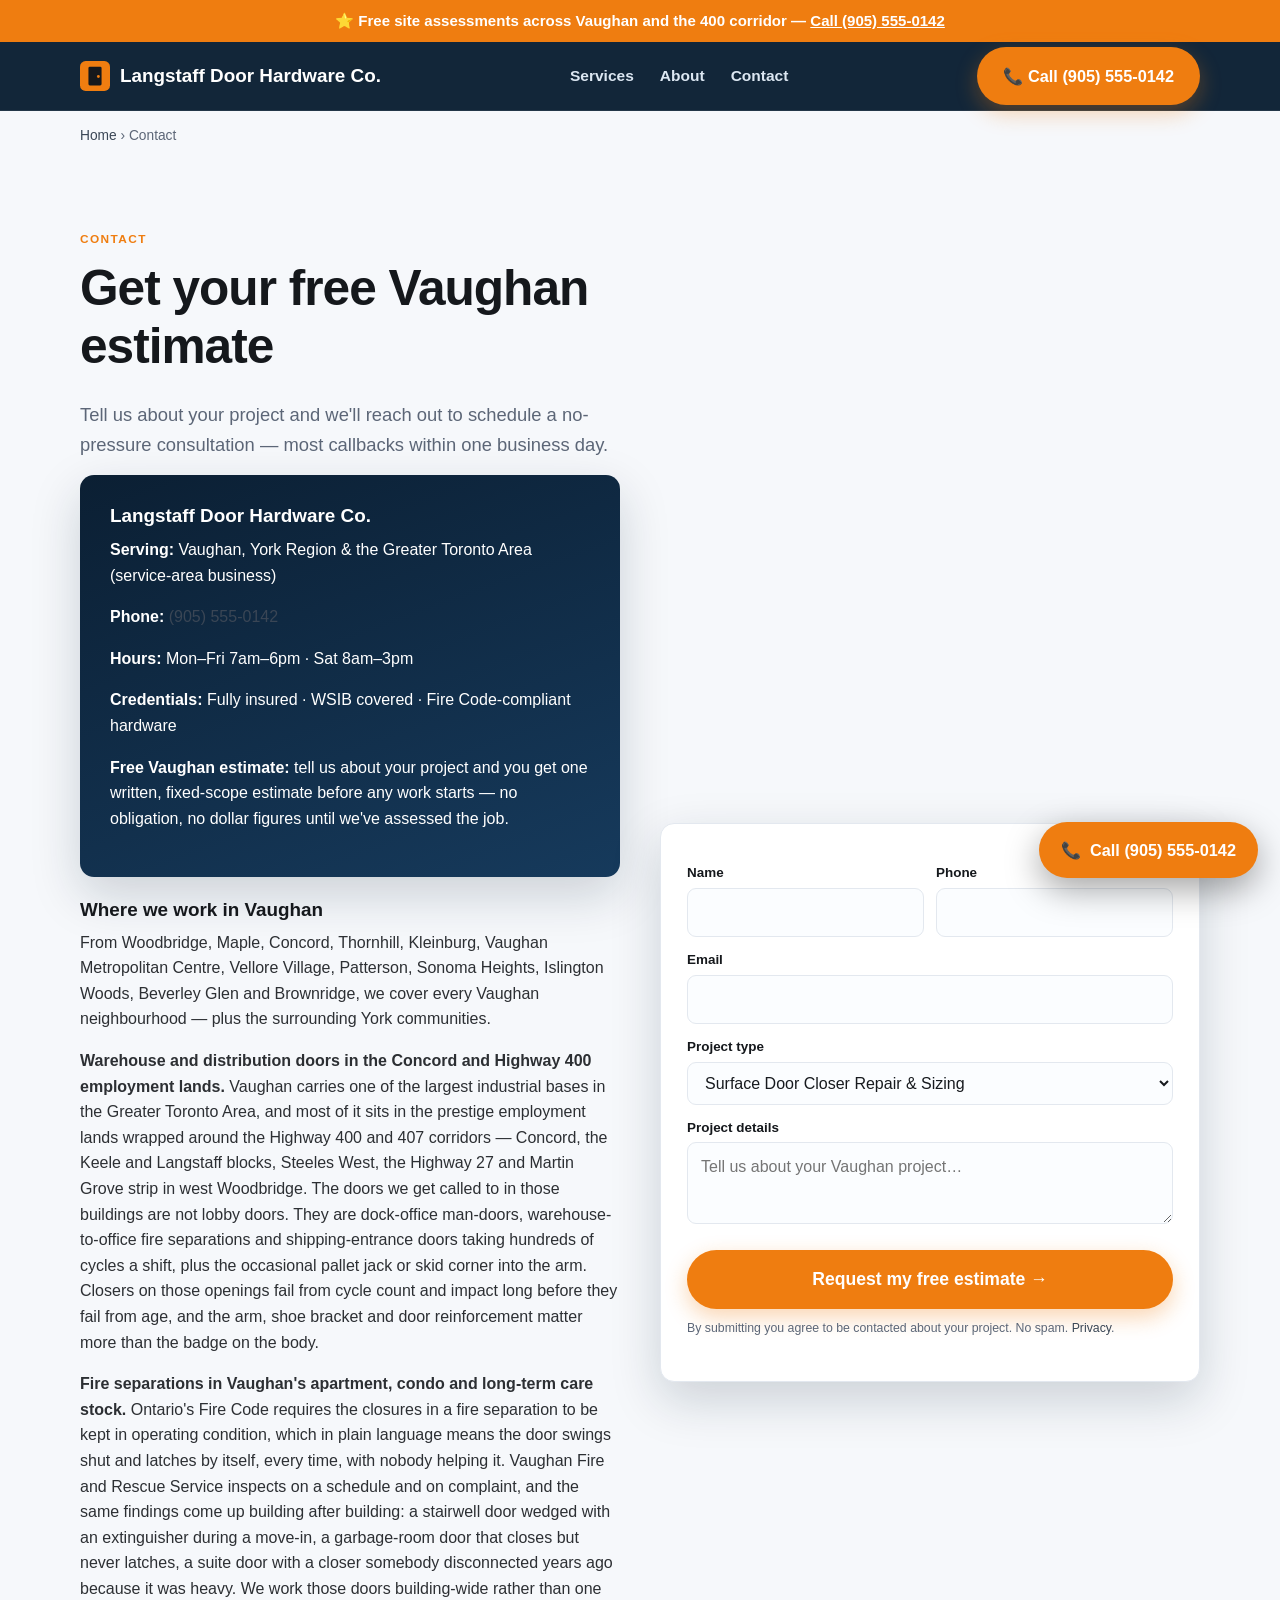
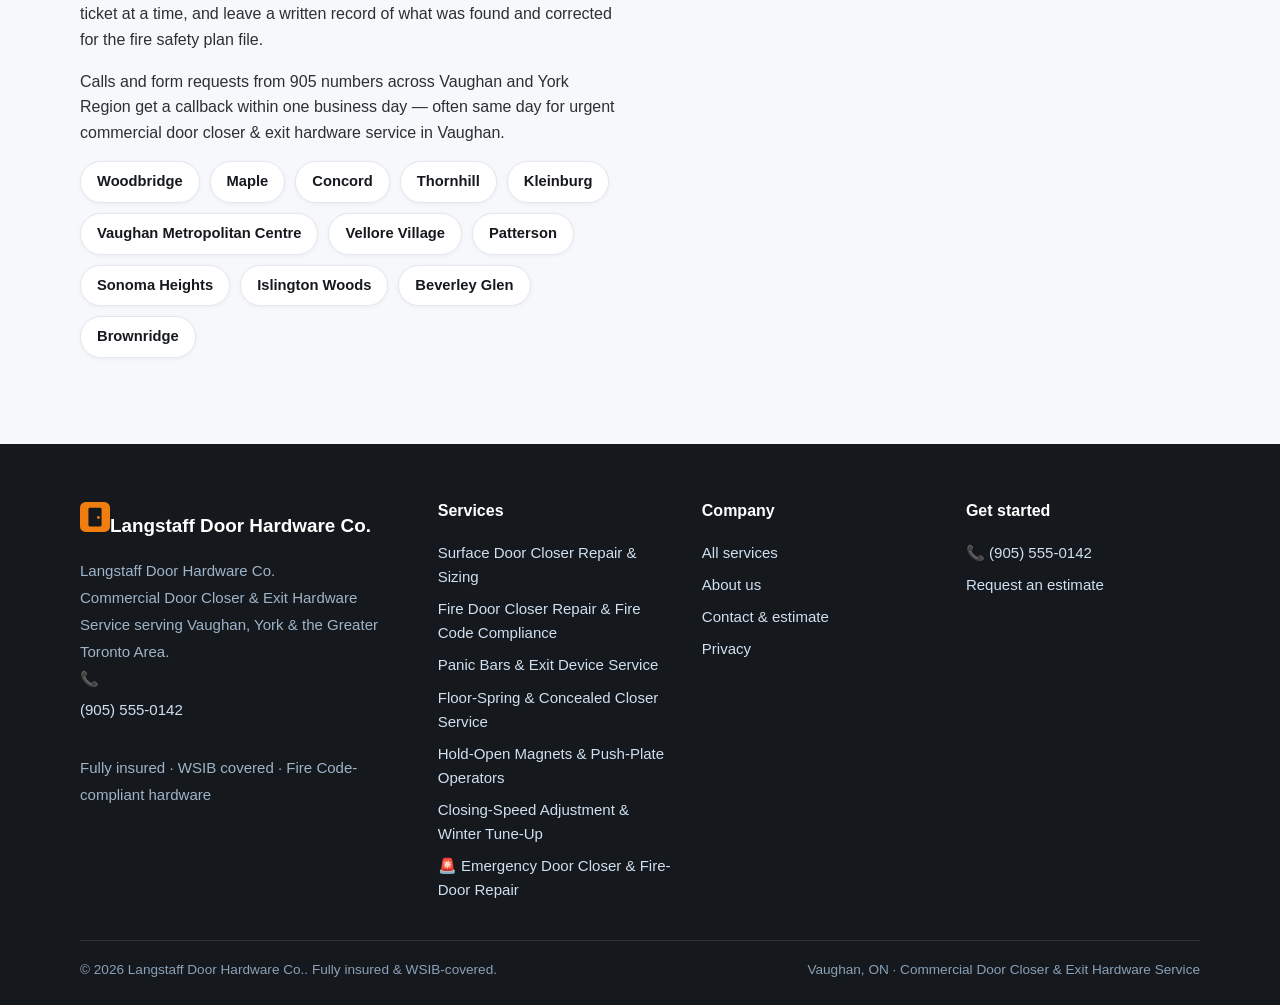
<file: contact/index.html>
<!DOCTYPE html><html lang="en-CA"><head>
<meta charset="utf-8"><meta name="viewport" content="width=device-width, initial-scale=1, viewport-fit=cover">
<title>Contact Langstaff Door Hardware Co. | Vaughan Free Quote</title><meta name="description" content="Contact Langstaff Door Hardware Co. in Vaughan, ON for a free commercial door closer &amp; exit hardware service quote. Call (905) 555-0142 or request a callback.">
<link rel="canonical" href="https://www.vaughandoorcloser.com/contact/"><link rel="alternate" hreflang="en-CA" href="https://www.vaughandoorcloser.com/contact/"><link rel="alternate" hreflang="x-default" href="https://www.vaughandoorcloser.com/contact/">
<meta name="robots" content="index,follow,max-image-preview:large"><meta name="theme-color" content="#15181c">
<meta name="geo.region" content="CA-ON"><meta name="geo.placename" content="Vaughan"><meta name="geo.position" content="43.8361;-79.4983"><meta name="ICBM" content="43.8361, -79.4983">
<meta property="og:type" content="website"><meta property="og:site_name" content="Langstaff Door Hardware Co."><meta property="og:title" content="Contact Langstaff Door Hardware Co. | Vaughan Free Quote"><meta property="og:description" content="Contact Langstaff Door Hardware Co. in Vaughan, ON for a free commercial door closer &amp; exit hardware service quote. Call (905) 555-0142 or request a callback."><meta property="og:url" content="https://www.vaughandoorcloser.com/contact/">
<meta property="og:image" content="https://www.vaughandoorcloser.com/assets/og.png"><meta property="og:image:type" content="image/png"><meta property="og:image:width" content="1200"><meta property="og:image:height" content="630"><meta property="og:image:alt" content="Langstaff Door Hardware Co. — Commercial Door Closer &amp; Exit Hardware Service in Vaughan, ON"><meta property="og:locale" content="en_CA">
<meta name="twitter:card" content="summary_large_image"><meta name="twitter:title" content="Contact Langstaff Door Hardware Co. | Vaughan Free Quote"><meta name="twitter:description" content="Contact Langstaff Door Hardware Co. in Vaughan, ON for a free commercial door closer &amp; exit hardware service quote. Call (905) 555-0142 or request a callback."><meta name="twitter:image" content="https://www.vaughandoorcloser.com/assets/og.png">
<link rel="icon" href="/assets/favicon.svg" type="image/svg+xml"><link rel="icon" href="/favicon.ico" sizes="32x32"><link rel="apple-touch-icon" href="/assets/apple-touch-icon.png">
<link rel="preload" href="/css/styles.css" as="style"><link rel="stylesheet" href="/css/styles.css">
<script type="application/ld+json">{"@context":"https://schema.org","@graph":[{"@type":"Organization","@id":"https://www.vaughandoorcloser.com/#org","name":"Langstaff Door Hardware Co.","url":"https://www.vaughandoorcloser.com/","logo":"https://www.vaughandoorcloser.com/assets/og.png","areaServed":{"@type":"City","name":"Vaughan"},"sameAs":["https://www.vaughandoorcloser.com/"]},{"@type":"WebSite","@id":"https://www.vaughandoorcloser.com/#website","url":"https://www.vaughandoorcloser.com/","name":"Langstaff Door Hardware Co.","publisher":{"@id":"https://www.vaughandoorcloser.com/#org"},"inLanguage":"en-CA"},{"@type":"ContactPage","@id":"https://www.vaughandoorcloser.com/contact/#page","url":"https://www.vaughandoorcloser.com/contact/","name":"Contact Langstaff Door Hardware Co.","isPartOf":{"@id":"https://www.vaughandoorcloser.com/#website"},"about":{"@id":"https://www.vaughandoorcloser.com/#business"}},{"@type":["HomeAndConstructionBusiness","LocalBusiness"],"@id":"https://www.vaughandoorcloser.com/#business","name":"Langstaff Door Hardware Co.","image":"https://www.vaughandoorcloser.com/assets/og.png","url":"https://www.vaughandoorcloser.com/","telephone":"+19055550142","paymentAccepted":"Cash, Cheque, Credit Card, Interac e-Transfer","parentOrganization":{"@id":"https://www.vaughandoorcloser.com/#org"},"brand":{"@id":"https://www.vaughandoorcloser.com/#org"},"description":"Commercial Door Closer & Exit Hardware Service in Vaughan, ON — Fully insured, WSIB covered, Fire Code-compliant hardware. Priority same-day/next-day urgent response.","address":{"@type":"PostalAddress","addressLocality":"Vaughan","addressRegion":"ON","addressCountry":"CA"},"geo":{"@type":"GeoCoordinates","latitude":43.8361,"longitude":-79.4983},"areaServed":[{"@type":"City","name":"Vaughan"},{"@type":"GeoShape","circle":"43.8361 -79.4983 20000"}],"sameAs":["https://www.vaughandoorcloser.com/"],"hasMap":"https://www.google.com/maps?q=Vaughan%2C%20ON%2C%20Canada","openingHoursSpecification":[{"@type":"OpeningHoursSpecification","dayOfWeek":["Monday","Tuesday","Wednesday","Thursday","Friday"],"opens":"07:00","closes":"18:00"},{"@type":"OpeningHoursSpecification","dayOfWeek":["Saturday"],"opens":"08:00","closes":"15:00"}],"knowsAbout":["commercial door closer & exit hardware service","door closer repair and replacement","fire door self-closing devices","exit and panic hardware","Ontario Fire Code door maintenance","cold-weather closer adjustment","surface door closer repair & sizing","fire door closer repair & fire code compliance","panic bars & exit device service","floor-spring & concealed closer service","hold-open magnets & push-plate operators","closing-speed adjustment & winter tune-up","Vaughan, ON service area"],"hasOfferCatalog":{"@type":"OfferCatalog","name":"Commercial Door Closer & Exit Hardware Service in Vaughan, ON","itemListElement":[{"@type":"Offer","itemOffered":{"@type":"Service","name":"Surface Door Closer Repair & Sizing (Vaughan)","areaServed":{"@type":"City","name":"Vaughan"}}},{"@type":"Offer","itemOffered":{"@type":"Service","name":"Fire Door Closer Repair & Fire Code Compliance (Vaughan)","areaServed":{"@type":"City","name":"Vaughan"}}},{"@type":"Offer","itemOffered":{"@type":"Service","name":"Panic Bars & Exit Device Service (Vaughan)","areaServed":{"@type":"City","name":"Vaughan"}}},{"@type":"Offer","itemOffered":{"@type":"Service","name":"Floor-Spring & Concealed Closer Service (Vaughan)","areaServed":{"@type":"City","name":"Vaughan"}}},{"@type":"Offer","itemOffered":{"@type":"Service","name":"Hold-Open Magnets & Push-Plate Operators (Vaughan)","areaServed":{"@type":"City","name":"Vaughan"}}},{"@type":"Offer","itemOffered":{"@type":"Service","name":"Closing-Speed Adjustment & Winter Tune-Up (Vaughan)","areaServed":{"@type":"City","name":"Vaughan"}}}]}},{"@type":"BreadcrumbList","itemListElement":[{"@type":"ListItem","position":1,"name":"Home","item":"https://www.vaughandoorcloser.com/"},{"@type":"ListItem","position":2,"name":"Contact","item":"https://www.vaughandoorcloser.com/contact/"}]}]}</script>
</head><body><a class="skip" href="#main" style="position:absolute;left:-999px">Skip to content</a>
<div class="callstrip">⭐ Free site assessments across Vaughan and the 400 corridor — <a href="tel:+19055550142">Call (905) 555-0142</a></div>
<header class="site"><div class="wrap nav"><a class="brand" href="/" aria-label="Langstaff Door Hardware Co. home"><svg width="30" height="30" viewBox="0 0 32 32" fill="none" aria-hidden="true"><rect width="32" height="32" rx="6" fill="#ef7d10"/><rect x="9" y="6" width="14" height="20" rx="1.5" fill="#15181c"/><circle cx="19.6" cy="16.5" r="1.5" fill="#ef7d10"/></svg>Langstaff Door Hardware Co.</a>
<nav class="nav-links" id="nav" aria-label="Main"><a href="/services/">Services</a><a href="/about/">About</a><a href="/contact/">Contact</a></nav>
<div class="nav-cta"><a class="btn btn-call" href="tel:+19055550142">📞 Call (905) 555-0142</a><button class="menu-btn" aria-label="Open menu" aria-expanded="false" aria-controls="nav"><span aria-hidden="true">☰</span></button></div>
</div></header><main id="main"><div class="wrap"><nav class="crumbs" aria-label="Breadcrumb"><a href="/">Home</a> › <span aria-current="page">Contact</span></nav></div><section class="section"><div class="wrap quote-wrap"><div>
<span class="eyebrow">Contact</span><h1>Get your free Vaughan estimate</h1>
<p class="lead">Tell us about your project and we'll reach out to schedule a no-pressure consultation — most callbacks within one business day.</p>
<div class="panel" style="margin-top:10px"><h3>Langstaff Door Hardware Co.</h3>
<p><strong>Serving:</strong> Vaughan, York Region &amp; the Greater Toronto Area (service-area business)</p>
<p><strong>Phone:</strong> <a href="tel:+19055550142">(905) 555-0142</a></p>
<p><strong>Hours:</strong> Mon–Fri 7am–6pm · Sat 8am–3pm</p>
<p><strong>Credentials:</strong> Fully insured · WSIB covered · Fire Code-compliant hardware</p><p><strong>Free Vaughan estimate:</strong> tell us about your project and you get one written, fixed-scope estimate before any work starts — no obligation, no dollar figures until we've assessed the job.</p></div>
<div class="contact-areas"><h3>Where we work in Vaughan</h3>
<p class="area-note">From Woodbridge, Maple, Concord, Thornhill, Kleinburg, Vaughan Metropolitan Centre, Vellore Village, Patterson, Sonoma Heights, Islington Woods, Beverley Glen and Brownridge, we cover every Vaughan neighbourhood — plus the surrounding York communities.</p>
<p class="area-note"><strong>Warehouse and distribution doors in the Concord and Highway 400 employment lands.</strong> Vaughan carries one of the largest industrial bases in the Greater Toronto Area, and most of it sits in the prestige employment lands wrapped around the Highway 400 and 407 corridors — Concord, the Keele and Langstaff blocks, Steeles West, the Highway 27 and Martin Grove strip in west Woodbridge. The doors we get called to in those buildings are not lobby doors. They are dock-office man-doors, warehouse-to-office fire separations and shipping-entrance doors taking hundreds of cycles a shift, plus the occasional pallet jack or skid corner into the arm. Closers on those openings fail from cycle count and impact long before they fail from age, and the arm, shoe bracket and door reinforcement matter more than the badge on the body.</p><p class="area-note"><strong>Fire separations in Vaughan&#39;s apartment, condo and long-term care stock.</strong> Ontario&#39;s Fire Code requires the closures in a fire separation to be kept in operating condition, which in plain language means the door swings shut and latches by itself, every time, with nobody helping it. Vaughan Fire and Rescue Service inspects on a schedule and on complaint, and the same findings come up building after building: a stairwell door wedged with an extinguisher during a move-in, a garbage-room door that closes but never latches, a suite door with a closer somebody disconnected years ago because it was heavy. We work those doors building-wide rather than one ticket at a time, and leave a written record of what was found and corrected for the fire safety plan file.</p>
<p class="area-note">Calls and form requests from 905 numbers across Vaughan and York Region get a callback within one business day — often same day for urgent commercial door closer &amp; exit hardware service in Vaughan.</p>
<div class="chips"><span class="chip">Woodbridge</span><span class="chip">Maple</span><span class="chip">Concord</span><span class="chip">Thornhill</span><span class="chip">Kleinburg</span><span class="chip">Vaughan Metropolitan Centre</span><span class="chip">Vellore Village</span><span class="chip">Patterson</span><span class="chip">Sonoma Heights</span><span class="chip">Islington Woods</span><span class="chip">Beverley Glen</span><span class="chip">Brownridge</span></div></div></div>
<form class="quote-form" action="https://api.web3forms.com/submit" method="POST">
<input type="hidden" name="access_key" value="YOUR-WEB3FORMS-ACCESS-KEY">
<input type="hidden" name="redirect" value="https://www.vaughandoorcloser.com/thank-you/">
<input type="hidden" name="subject" value="New Vaughan commercial door closer &amp; exit hardware service lead — Langstaff Door Hardware Co.">
<input type="hidden" name="city" value="Vaughan">
<input type="checkbox" name="botcheck" style="display:none" tabindex="-1" autocomplete="off">
<div class="row"><div><label for="q-name">Name</label><input id="q-name" name="name" required autocomplete="name" autocapitalize="words"></div><div><label for="q-phone">Phone</label><input id="q-phone" name="phone" type="tel" required autocomplete="tel" inputmode="tel"></div></div>
<label for="q-email">Email</label><input id="q-email" name="email" type="email" autocomplete="email" inputmode="email" autocapitalize="off" spellcheck="false">
<label for="q-service">Project type</label><select id="q-service" name="service"><option>Surface Door Closer Repair &amp; Sizing</option><option>Fire Door Closer Repair &amp; Fire Code Compliance</option><option>Panic Bars &amp; Exit Device Service</option><option>Floor-Spring &amp; Concealed Closer Service</option><option>Hold-Open Magnets &amp; Push-Plate Operators</option><option>Closing-Speed Adjustment &amp; Winter Tune-Up</option><option>Other / not sure</option></select>
<label for="q-msg">Project details</label><textarea id="q-msg" name="message" placeholder="Tell us about your Vaughan project…"></textarea>
<button class="btn btn-call btn-lg" type="submit">Request my free estimate →</button>
<p class="fineprint">By submitting you agree to be contacted about your project. No spam. <a href="/privacy/">Privacy</a>.</p></form></div></section></main><footer class="site"><div class="wrap"><div class="cols">
<div><a class="brand" href="/" aria-label="Langstaff Door Hardware Co. home"><svg width="30" height="30" viewBox="0 0 32 32" fill="none" aria-hidden="true"><rect width="32" height="32" rx="6" fill="#ef7d10"/><rect x="9" y="6" width="14" height="20" rx="1.5" fill="#15181c"/><circle cx="19.6" cy="16.5" r="1.5" fill="#ef7d10"/></svg>Langstaff Door Hardware Co.</a><address class="nap" style="font-style:normal">Langstaff Door Hardware Co.<br>Commercial Door Closer &amp; Exit Hardware Service serving Vaughan, York &amp; the Greater Toronto Area.<br>📞 <a href="tel:+19055550142">(905) 555-0142</a><br>Fully insured · WSIB covered · Fire Code-compliant hardware</address></div>
<div><h4>Services</h4><a href="/services/surface-door-closer-repair/">Surface Door Closer Repair &amp; Sizing</a><a href="/services/fire-door-closer-service/">Fire Door Closer Repair &amp; Fire Code Compliance</a><a href="/services/panic-bars-exit-devices/">Panic Bars &amp; Exit Device Service</a><a href="/services/concealed-floor-spring-closers/">Floor-Spring &amp; Concealed Closer Service</a><a href="/services/hold-opens-automatic-operators/">Hold-Open Magnets &amp; Push-Plate Operators</a><a href="/services/closing-speed-adjustment/">Closing-Speed Adjustment &amp; Winter Tune-Up</a><a href="/services/emergency-door-closer-repair/">🚨 Emergency Door Closer &amp; Fire-Door Repair</a></div>
<div><h4>Company</h4><a href="/services/">All services</a><a href="/about/">About us</a><a href="/contact/">Contact &amp; estimate</a><a href="/privacy/">Privacy</a></div>
<div><h4>Get started</h4><a href="tel:+19055550142">📞 (905) 555-0142</a><a href="/contact/" data-book>Request an estimate</a></div>
</div><div class="legal"><span>© 2026 Langstaff Door Hardware Co.. Fully insured &amp; WSIB-covered.</span><span>Vaughan, ON · Commercial Door Closer &amp; Exit Hardware Service</span></div></div></footer><a class="fab-call" href="tel:+19055550142" aria-label="Call Langstaff Door Hardware Co."><span aria-hidden="true">📞</span> Call (905) 555-0142</a>
<div class="callbar"><a class="btn btn-call" href="tel:+19055550142">📞 Call now</a><a class="btn btn-dark" href="/contact/" data-book>Free estimate</a></div>
<script src="/js/main.js" defer></script></body></html>
</file>
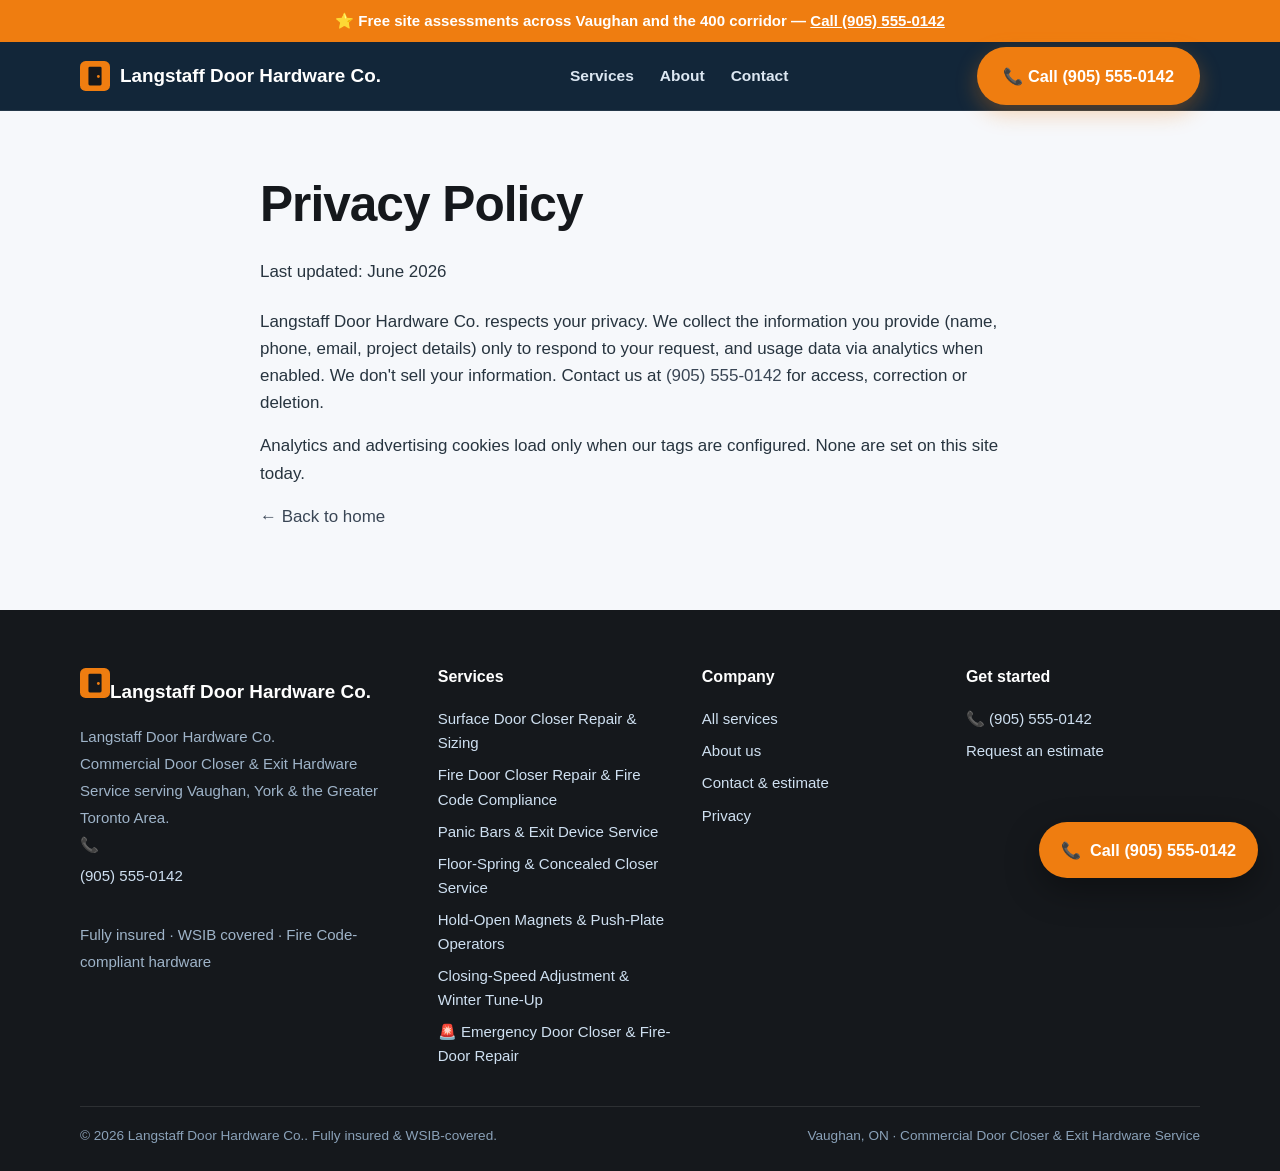
<file: privacy/index.html>
<!DOCTYPE html><html lang="en-CA"><head>
<meta charset="utf-8"><meta name="viewport" content="width=device-width, initial-scale=1, viewport-fit=cover">
<title>Privacy Policy | Langstaff Door Hardware Co.</title><meta name="description" content="Privacy policy for Langstaff Door Hardware Co.. Insured, WSIB-covered commercial door closer &amp; exit hardware service serving Vaughan, ON.">
<link rel="canonical" href="https://www.vaughandoorcloser.com/privacy/"><link rel="alternate" hreflang="en-CA" href="https://www.vaughandoorcloser.com/privacy/"><link rel="alternate" hreflang="x-default" href="https://www.vaughandoorcloser.com/privacy/">
<meta name="robots" content="noindex,follow"><meta name="theme-color" content="#15181c">
<meta name="geo.region" content="CA-ON"><meta name="geo.placename" content="Vaughan"><meta name="geo.position" content="43.8361;-79.4983"><meta name="ICBM" content="43.8361, -79.4983">
<meta property="og:type" content="website"><meta property="og:site_name" content="Langstaff Door Hardware Co."><meta property="og:title" content="Privacy Policy | Langstaff Door Hardware Co."><meta property="og:description" content="Privacy policy for Langstaff Door Hardware Co.. Insured, WSIB-covered commercial door closer &amp; exit hardware service serving Vaughan, ON."><meta property="og:url" content="https://www.vaughandoorcloser.com/privacy/">
<meta property="og:image" content="https://www.vaughandoorcloser.com/assets/og.png"><meta property="og:image:type" content="image/png"><meta property="og:image:width" content="1200"><meta property="og:image:height" content="630"><meta property="og:image:alt" content="Langstaff Door Hardware Co. — Commercial Door Closer &amp; Exit Hardware Service in Vaughan, ON"><meta property="og:locale" content="en_CA">
<meta name="twitter:card" content="summary_large_image"><meta name="twitter:title" content="Privacy Policy | Langstaff Door Hardware Co."><meta name="twitter:description" content="Privacy policy for Langstaff Door Hardware Co.. Insured, WSIB-covered commercial door closer &amp; exit hardware service serving Vaughan, ON."><meta name="twitter:image" content="https://www.vaughandoorcloser.com/assets/og.png">
<link rel="icon" href="/assets/favicon.svg" type="image/svg+xml"><link rel="icon" href="/favicon.ico" sizes="32x32"><link rel="apple-touch-icon" href="/assets/apple-touch-icon.png">
<link rel="preload" href="/css/styles.css" as="style"><link rel="stylesheet" href="/css/styles.css">

</head><body><a class="skip" href="#main" style="position:absolute;left:-999px">Skip to content</a>
<div class="callstrip">⭐ Free site assessments across Vaughan and the 400 corridor — <a href="tel:+19055550142">Call (905) 555-0142</a></div>
<header class="site"><div class="wrap nav"><a class="brand" href="/" aria-label="Langstaff Door Hardware Co. home"><svg width="30" height="30" viewBox="0 0 32 32" fill="none" aria-hidden="true"><rect width="32" height="32" rx="6" fill="#ef7d10"/><rect x="9" y="6" width="14" height="20" rx="1.5" fill="#15181c"/><circle cx="19.6" cy="16.5" r="1.5" fill="#ef7d10"/></svg>Langstaff Door Hardware Co.</a>
<nav class="nav-links" id="nav" aria-label="Main"><a href="/services/">Services</a><a href="/about/">About</a><a href="/contact/">Contact</a></nav>
<div class="nav-cta"><a class="btn btn-call" href="tel:+19055550142">📞 Call (905) 555-0142</a><button class="menu-btn" aria-label="Open menu" aria-expanded="false" aria-controls="nav"><span aria-hidden="true">☰</span></button></div>
</div></header><main id="main"><article class="section"><div class="article"><h1>Privacy Policy</h1><p class="meta">Last updated: June 2026</p><p>Langstaff Door Hardware Co. respects your privacy. We collect the information you provide (name, phone, email, project details) only to respond to your request, and usage data via analytics when enabled. We don't sell your information. Contact us at <a href="tel:+19055550142">(905) 555-0142</a> for access, correction or deletion.</p><p>Analytics and advertising cookies load only when our tags are configured. None are set on this site today.</p><p><a href="/">← Back to home</a></p></div></article></main><footer class="site"><div class="wrap"><div class="cols">
<div><a class="brand" href="/" aria-label="Langstaff Door Hardware Co. home"><svg width="30" height="30" viewBox="0 0 32 32" fill="none" aria-hidden="true"><rect width="32" height="32" rx="6" fill="#ef7d10"/><rect x="9" y="6" width="14" height="20" rx="1.5" fill="#15181c"/><circle cx="19.6" cy="16.5" r="1.5" fill="#ef7d10"/></svg>Langstaff Door Hardware Co.</a><address class="nap" style="font-style:normal">Langstaff Door Hardware Co.<br>Commercial Door Closer &amp; Exit Hardware Service serving Vaughan, York &amp; the Greater Toronto Area.<br>📞 <a href="tel:+19055550142">(905) 555-0142</a><br>Fully insured · WSIB covered · Fire Code-compliant hardware</address></div>
<div><h4>Services</h4><a href="/services/surface-door-closer-repair/">Surface Door Closer Repair &amp; Sizing</a><a href="/services/fire-door-closer-service/">Fire Door Closer Repair &amp; Fire Code Compliance</a><a href="/services/panic-bars-exit-devices/">Panic Bars &amp; Exit Device Service</a><a href="/services/concealed-floor-spring-closers/">Floor-Spring &amp; Concealed Closer Service</a><a href="/services/hold-opens-automatic-operators/">Hold-Open Magnets &amp; Push-Plate Operators</a><a href="/services/closing-speed-adjustment/">Closing-Speed Adjustment &amp; Winter Tune-Up</a><a href="/services/emergency-door-closer-repair/">🚨 Emergency Door Closer &amp; Fire-Door Repair</a></div>
<div><h4>Company</h4><a href="/services/">All services</a><a href="/about/">About us</a><a href="/contact/">Contact &amp; estimate</a><a href="/privacy/">Privacy</a></div>
<div><h4>Get started</h4><a href="tel:+19055550142">📞 (905) 555-0142</a><a href="/contact/" data-book>Request an estimate</a></div>
</div><div class="legal"><span>© 2026 Langstaff Door Hardware Co.. Fully insured &amp; WSIB-covered.</span><span>Vaughan, ON · Commercial Door Closer &amp; Exit Hardware Service</span></div></div></footer><a class="fab-call" href="tel:+19055550142" aria-label="Call Langstaff Door Hardware Co."><span aria-hidden="true">📞</span> Call (905) 555-0142</a>
<div class="callbar"><a class="btn btn-call" href="tel:+19055550142">📞 Call now</a><a class="btn btn-dark" href="/contact/" data-book>Free estimate</a></div>
<script src="/js/main.js" defer></script></body></html>
</file>
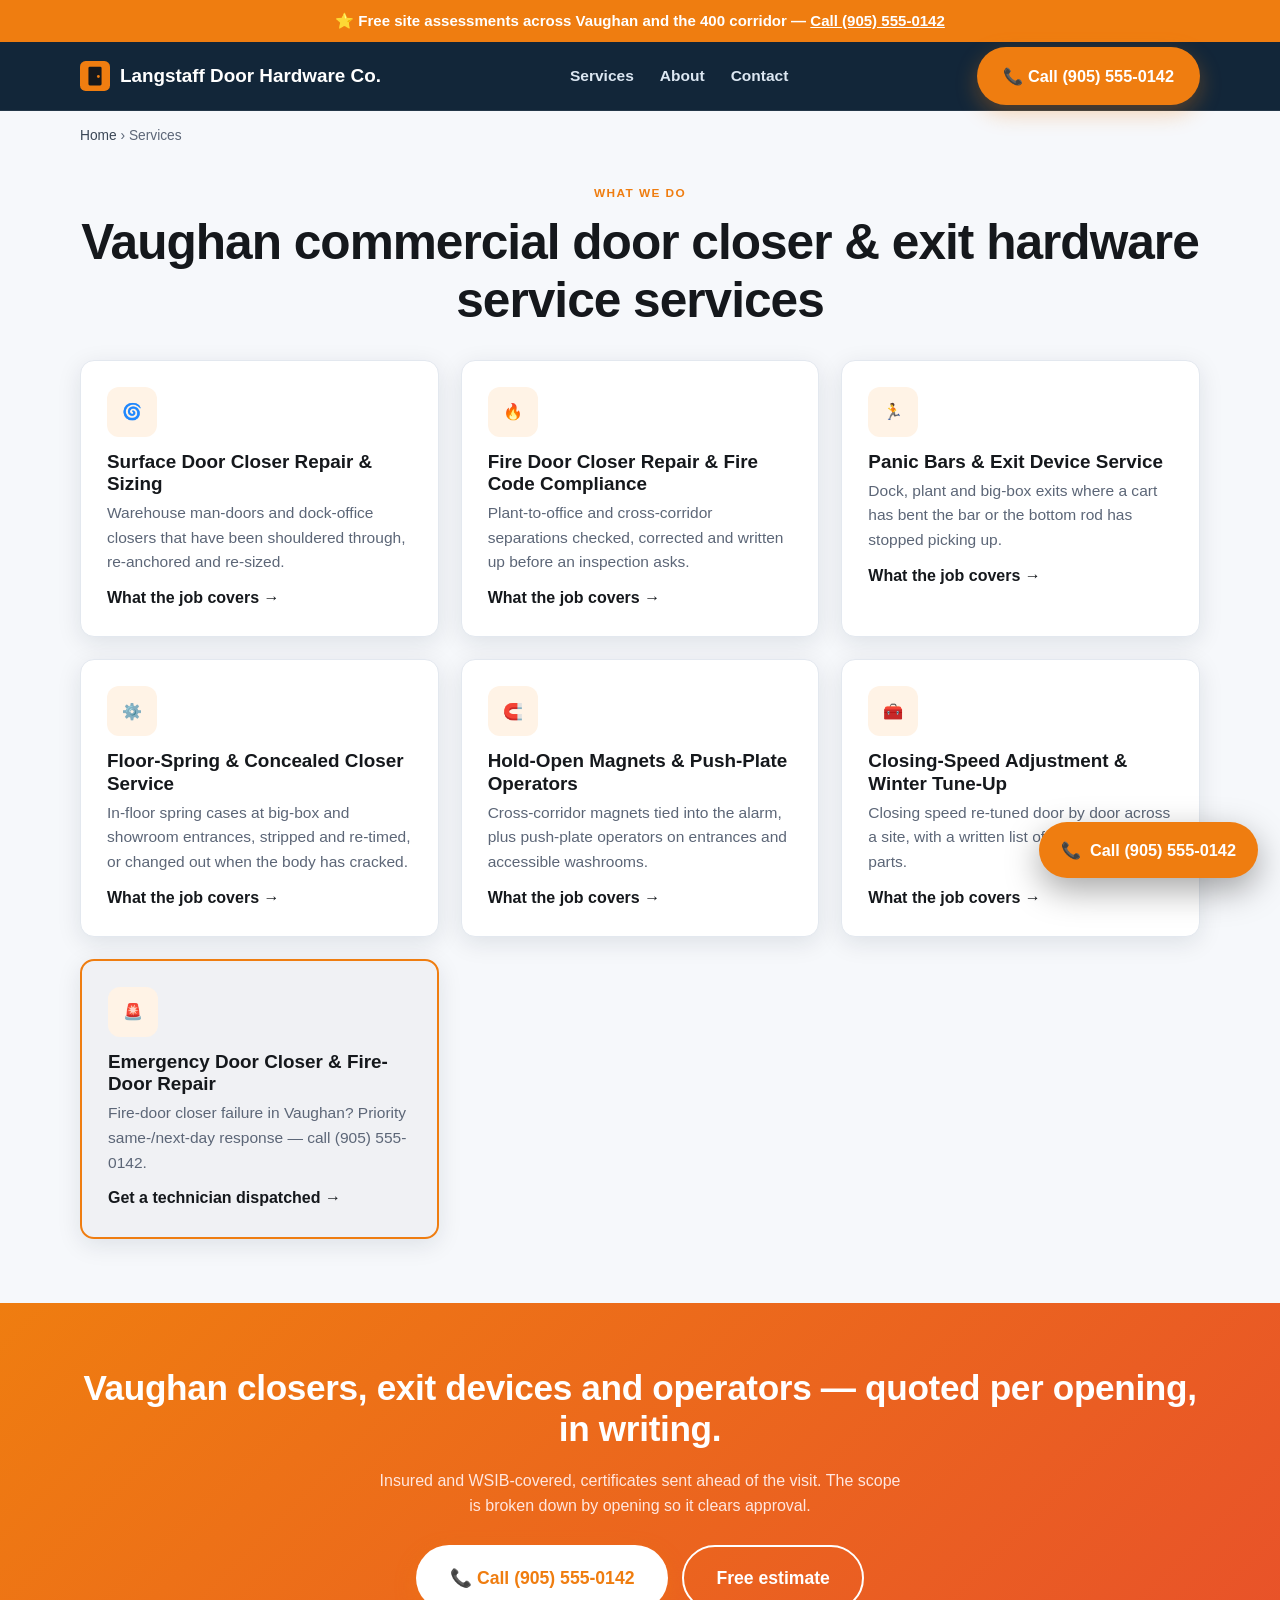
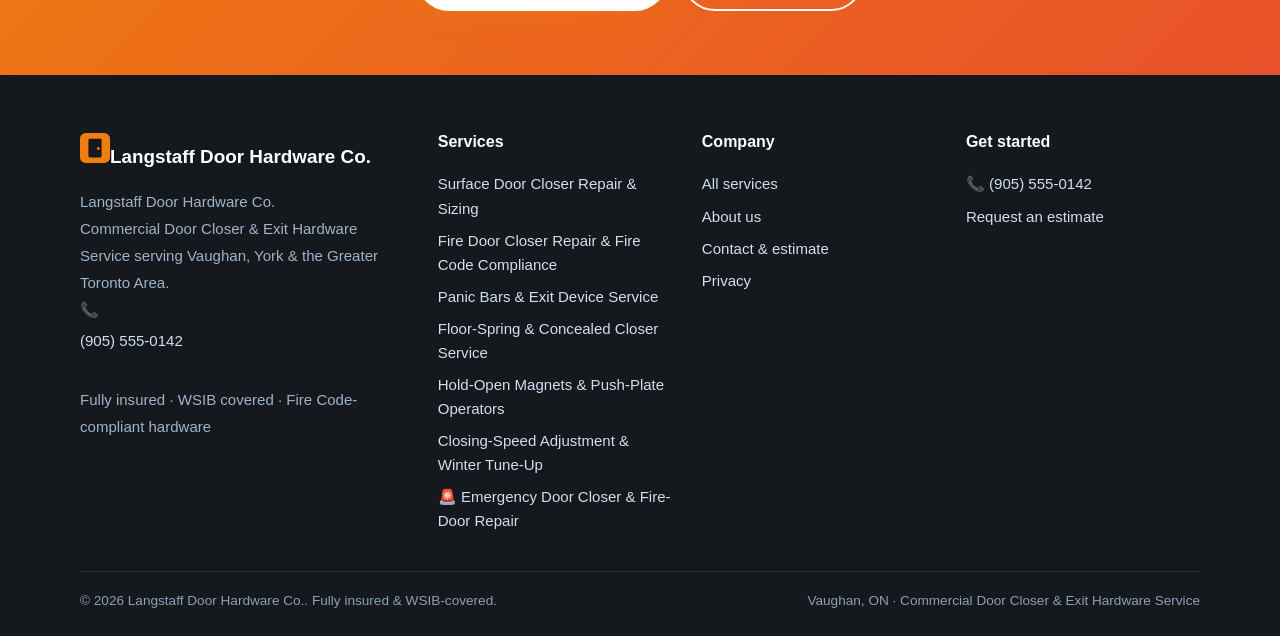
<file: services/index.html>
<!DOCTYPE html><html lang="en-CA"><head>
<meta charset="utf-8"><meta name="viewport" content="width=device-width, initial-scale=1, viewport-fit=cover">
<title>Vaughan Commercial Door Closer &amp; Exit Hardware — Service</title><meta name="description" content="Commercial Door Closer &amp; Exit Hardware Service services in Vaughan, ON: surface door closer repair &amp; sizing, fire door closer repair &amp; fire code compliance.">
<link rel="canonical" href="https://www.vaughandoorcloser.com/services/"><link rel="alternate" hreflang="en-CA" href="https://www.vaughandoorcloser.com/services/"><link rel="alternate" hreflang="x-default" href="https://www.vaughandoorcloser.com/services/">
<meta name="robots" content="index,follow,max-image-preview:large"><meta name="theme-color" content="#15181c">
<meta name="geo.region" content="CA-ON"><meta name="geo.placename" content="Vaughan"><meta name="geo.position" content="43.8361;-79.4983"><meta name="ICBM" content="43.8361, -79.4983">
<meta property="og:type" content="website"><meta property="og:site_name" content="Langstaff Door Hardware Co."><meta property="og:title" content="Vaughan Commercial Door Closer &amp; Exit Hardware — Service"><meta property="og:description" content="Commercial Door Closer &amp; Exit Hardware Service services in Vaughan, ON: surface door closer repair &amp; sizing, fire door closer repair &amp; fire code compliance."><meta property="og:url" content="https://www.vaughandoorcloser.com/services/">
<meta property="og:image" content="https://www.vaughandoorcloser.com/assets/og.png"><meta property="og:image:type" content="image/png"><meta property="og:image:width" content="1200"><meta property="og:image:height" content="630"><meta property="og:image:alt" content="Langstaff Door Hardware Co. — Commercial Door Closer &amp; Exit Hardware Service in Vaughan, ON"><meta property="og:locale" content="en_CA">
<meta name="twitter:card" content="summary_large_image"><meta name="twitter:title" content="Vaughan Commercial Door Closer &amp; Exit Hardware — Service"><meta name="twitter:description" content="Commercial Door Closer &amp; Exit Hardware Service services in Vaughan, ON: surface door closer repair &amp; sizing, fire door closer repair &amp; fire code compliance."><meta name="twitter:image" content="https://www.vaughandoorcloser.com/assets/og.png">
<link rel="icon" href="/assets/favicon.svg" type="image/svg+xml"><link rel="icon" href="/favicon.ico" sizes="32x32"><link rel="apple-touch-icon" href="/assets/apple-touch-icon.png">
<link rel="preload" href="/css/styles.css" as="style"><link rel="stylesheet" href="/css/styles.css">
<script type="application/ld+json">{"@context":"https://schema.org","@graph":[{"@type":"Organization","@id":"https://www.vaughandoorcloser.com/#org","name":"Langstaff Door Hardware Co.","url":"https://www.vaughandoorcloser.com/","logo":"https://www.vaughandoorcloser.com/assets/og.png","areaServed":{"@type":"City","name":"Vaughan"},"sameAs":["https://www.vaughandoorcloser.com/"]},{"@type":"WebSite","@id":"https://www.vaughandoorcloser.com/#website","url":"https://www.vaughandoorcloser.com/","name":"Langstaff Door Hardware Co.","publisher":{"@id":"https://www.vaughandoorcloser.com/#org"},"inLanguage":"en-CA"},{"@type":["HomeAndConstructionBusiness","LocalBusiness"],"@id":"https://www.vaughandoorcloser.com/#business","name":"Langstaff Door Hardware Co.","image":"https://www.vaughandoorcloser.com/assets/og.png","url":"https://www.vaughandoorcloser.com/","telephone":"+19055550142","paymentAccepted":"Cash, Cheque, Credit Card, Interac e-Transfer","parentOrganization":{"@id":"https://www.vaughandoorcloser.com/#org"},"brand":{"@id":"https://www.vaughandoorcloser.com/#org"},"description":"Commercial Door Closer & Exit Hardware Service in Vaughan, ON — Fully insured, WSIB covered, Fire Code-compliant hardware. Priority same-day/next-day urgent response.","address":{"@type":"PostalAddress","addressLocality":"Vaughan","addressRegion":"ON","addressCountry":"CA"},"geo":{"@type":"GeoCoordinates","latitude":43.8361,"longitude":-79.4983},"areaServed":[{"@type":"City","name":"Vaughan"},{"@type":"GeoShape","circle":"43.8361 -79.4983 20000"}],"sameAs":["https://www.vaughandoorcloser.com/"],"hasMap":"https://www.google.com/maps?q=Vaughan%2C%20ON%2C%20Canada","openingHoursSpecification":[{"@type":"OpeningHoursSpecification","dayOfWeek":["Monday","Tuesday","Wednesday","Thursday","Friday"],"opens":"07:00","closes":"18:00"},{"@type":"OpeningHoursSpecification","dayOfWeek":["Saturday"],"opens":"08:00","closes":"15:00"}],"knowsAbout":["commercial door closer & exit hardware service","door closer repair and replacement","fire door self-closing devices","exit and panic hardware","Ontario Fire Code door maintenance","cold-weather closer adjustment","surface door closer repair & sizing","fire door closer repair & fire code compliance","panic bars & exit device service","floor-spring & concealed closer service","hold-open magnets & push-plate operators","closing-speed adjustment & winter tune-up","Vaughan, ON service area"],"hasOfferCatalog":{"@type":"OfferCatalog","name":"Commercial Door Closer & Exit Hardware Service in Vaughan, ON","itemListElement":[{"@type":"Offer","itemOffered":{"@type":"Service","name":"Surface Door Closer Repair & Sizing (Vaughan)","areaServed":{"@type":"City","name":"Vaughan"}}},{"@type":"Offer","itemOffered":{"@type":"Service","name":"Fire Door Closer Repair & Fire Code Compliance (Vaughan)","areaServed":{"@type":"City","name":"Vaughan"}}},{"@type":"Offer","itemOffered":{"@type":"Service","name":"Panic Bars & Exit Device Service (Vaughan)","areaServed":{"@type":"City","name":"Vaughan"}}},{"@type":"Offer","itemOffered":{"@type":"Service","name":"Floor-Spring & Concealed Closer Service (Vaughan)","areaServed":{"@type":"City","name":"Vaughan"}}},{"@type":"Offer","itemOffered":{"@type":"Service","name":"Hold-Open Magnets & Push-Plate Operators (Vaughan)","areaServed":{"@type":"City","name":"Vaughan"}}},{"@type":"Offer","itemOffered":{"@type":"Service","name":"Closing-Speed Adjustment & Winter Tune-Up (Vaughan)","areaServed":{"@type":"City","name":"Vaughan"}}}]}},{"@type":"CollectionPage","@id":"https://www.vaughandoorcloser.com/services/#page","url":"https://www.vaughandoorcloser.com/services/","name":"Vaughan commercial door closer & exit hardware service services","isPartOf":{"@id":"https://www.vaughandoorcloser.com/#website"},"about":{"@id":"https://www.vaughandoorcloser.com/#business"}},{"@type":"BreadcrumbList","itemListElement":[{"@type":"ListItem","position":1,"name":"Home","item":"https://www.vaughandoorcloser.com/"},{"@type":"ListItem","position":2,"name":"Services","item":"https://www.vaughandoorcloser.com/services/"}]},{"@type":"ItemList","itemListElement":[{"@type":"ListItem","position":1,"name":"Surface Door Closer Repair & Sizing","url":"https://www.vaughandoorcloser.com/services/surface-door-closer-repair/"},{"@type":"ListItem","position":2,"name":"Fire Door Closer Repair & Fire Code Compliance","url":"https://www.vaughandoorcloser.com/services/fire-door-closer-service/"},{"@type":"ListItem","position":3,"name":"Panic Bars & Exit Device Service","url":"https://www.vaughandoorcloser.com/services/panic-bars-exit-devices/"},{"@type":"ListItem","position":4,"name":"Floor-Spring & Concealed Closer Service","url":"https://www.vaughandoorcloser.com/services/concealed-floor-spring-closers/"},{"@type":"ListItem","position":5,"name":"Hold-Open Magnets & Push-Plate Operators","url":"https://www.vaughandoorcloser.com/services/hold-opens-automatic-operators/"},{"@type":"ListItem","position":6,"name":"Closing-Speed Adjustment & Winter Tune-Up","url":"https://www.vaughandoorcloser.com/services/closing-speed-adjustment/"},{"@type":"ListItem","position":7,"name":"Emergency Door Closer & Fire-Door Repair","url":"https://www.vaughandoorcloser.com/services/emergency-door-closer-repair/"}]}]}</script>
</head><body><a class="skip" href="#main" style="position:absolute;left:-999px">Skip to content</a>
<div class="callstrip">⭐ Free site assessments across Vaughan and the 400 corridor — <a href="tel:+19055550142">Call (905) 555-0142</a></div>
<header class="site"><div class="wrap nav"><a class="brand" href="/" aria-label="Langstaff Door Hardware Co. home"><svg width="30" height="30" viewBox="0 0 32 32" fill="none" aria-hidden="true"><rect width="32" height="32" rx="6" fill="#ef7d10"/><rect x="9" y="6" width="14" height="20" rx="1.5" fill="#15181c"/><circle cx="19.6" cy="16.5" r="1.5" fill="#ef7d10"/></svg>Langstaff Door Hardware Co.</a>
<nav class="nav-links" id="nav" aria-label="Main"><a href="/services/">Services</a><a href="/about/">About</a><a href="/contact/">Contact</a></nav>
<div class="nav-cta"><a class="btn btn-call" href="tel:+19055550142">📞 Call (905) 555-0142</a><button class="menu-btn" aria-label="Open menu" aria-expanded="false" aria-controls="nav"><span aria-hidden="true">☰</span></button></div>
</div></header><main id="main"><div class="wrap"><nav class="crumbs" aria-label="Breadcrumb"><a href="/">Home</a> › <span aria-current="page">Services</span></nav></div><section class="section" style="padding-top:18px"><div class="wrap center"><span class="eyebrow">What we do</span><h1>Vaughan commercial door closer &amp; exit hardware service services</h1></div><div class="wrap" style="margin-top:30px"><div class="grid cols-3"><a class="card" href="/services/surface-door-closer-repair/" style="text-decoration:none"><div class="ico" aria-hidden="true">🌀</div><h3>Surface Door Closer Repair &amp; Sizing</h3><p>Warehouse man-doors and dock-office closers that have been shouldered through, re-anchored and re-sized.</p><div class="from">What the job covers →</div></a><a class="card" href="/services/fire-door-closer-service/" style="text-decoration:none"><div class="ico" aria-hidden="true">🔥</div><h3>Fire Door Closer Repair &amp; Fire Code Compliance</h3><p>Plant-to-office and cross-corridor separations checked, corrected and written up before an inspection asks.</p><div class="from">What the job covers →</div></a><a class="card" href="/services/panic-bars-exit-devices/" style="text-decoration:none"><div class="ico" aria-hidden="true">🏃</div><h3>Panic Bars &amp; Exit Device Service</h3><p>Dock, plant and big-box exits where a cart has bent the bar or the bottom rod has stopped picking up.</p><div class="from">What the job covers →</div></a><a class="card" href="/services/concealed-floor-spring-closers/" style="text-decoration:none"><div class="ico" aria-hidden="true">⚙️</div><h3>Floor-Spring &amp; Concealed Closer Service</h3><p>In-floor spring cases at big-box and showroom entrances, stripped and re-timed, or changed out when the body has cracked.</p><div class="from">What the job covers →</div></a><a class="card" href="/services/hold-opens-automatic-operators/" style="text-decoration:none"><div class="ico" aria-hidden="true">🧲</div><h3>Hold-Open Magnets &amp; Push-Plate Operators</h3><p>Cross-corridor magnets tied into the alarm, plus push-plate operators on entrances and accessible washrooms.</p><div class="from">What the job covers →</div></a><a class="card" href="/services/closing-speed-adjustment/" style="text-decoration:none"><div class="ico" aria-hidden="true">🧰</div><h3>Closing-Speed Adjustment &amp; Winter Tune-Up</h3><p>Closing speed re-tuned door by door across a site, with a written list of what still needs parts.</p><div class="from">What the job covers →</div></a><a class="card card-emg" href="/services/emergency-door-closer-repair/" style="text-decoration:none"><div class="ico" aria-hidden="true">🚨</div><h3>Emergency Door Closer &amp; Fire-Door Repair</h3><p>Fire-door closer failure in Vaughan? Priority same-/next-day response — call (905) 555-0142.</p><div class="from">Get a technician dispatched →</div></a></div></div></section>
<section class="section cta-band"><div class="wrap"><h2>Vaughan closers, exit devices and operators — quoted per opening, in writing.</h2><p>Insured and WSIB-covered, certificates sent ahead of the visit. The scope is broken down by opening so it clears approval.</p><div class="hero-cta" style="justify-content:center"><a class="btn btn-call btn-lg" href="tel:+19055550142">📞 Call (905) 555-0142</a><a class="btn btn-ghost btn-lg" href="/contact/" data-book>Free estimate</a></div></div></section></main><footer class="site"><div class="wrap"><div class="cols">
<div><a class="brand" href="/" aria-label="Langstaff Door Hardware Co. home"><svg width="30" height="30" viewBox="0 0 32 32" fill="none" aria-hidden="true"><rect width="32" height="32" rx="6" fill="#ef7d10"/><rect x="9" y="6" width="14" height="20" rx="1.5" fill="#15181c"/><circle cx="19.6" cy="16.5" r="1.5" fill="#ef7d10"/></svg>Langstaff Door Hardware Co.</a><address class="nap" style="font-style:normal">Langstaff Door Hardware Co.<br>Commercial Door Closer &amp; Exit Hardware Service serving Vaughan, York &amp; the Greater Toronto Area.<br>📞 <a href="tel:+19055550142">(905) 555-0142</a><br>Fully insured · WSIB covered · Fire Code-compliant hardware</address></div>
<div><h4>Services</h4><a href="/services/surface-door-closer-repair/">Surface Door Closer Repair &amp; Sizing</a><a href="/services/fire-door-closer-service/">Fire Door Closer Repair &amp; Fire Code Compliance</a><a href="/services/panic-bars-exit-devices/">Panic Bars &amp; Exit Device Service</a><a href="/services/concealed-floor-spring-closers/">Floor-Spring &amp; Concealed Closer Service</a><a href="/services/hold-opens-automatic-operators/">Hold-Open Magnets &amp; Push-Plate Operators</a><a href="/services/closing-speed-adjustment/">Closing-Speed Adjustment &amp; Winter Tune-Up</a><a href="/services/emergency-door-closer-repair/">🚨 Emergency Door Closer &amp; Fire-Door Repair</a></div>
<div><h4>Company</h4><a href="/services/">All services</a><a href="/about/">About us</a><a href="/contact/">Contact &amp; estimate</a><a href="/privacy/">Privacy</a></div>
<div><h4>Get started</h4><a href="tel:+19055550142">📞 (905) 555-0142</a><a href="/contact/" data-book>Request an estimate</a></div>
</div><div class="legal"><span>© 2026 Langstaff Door Hardware Co.. Fully insured &amp; WSIB-covered.</span><span>Vaughan, ON · Commercial Door Closer &amp; Exit Hardware Service</span></div></div></footer><a class="fab-call" href="tel:+19055550142" aria-label="Call Langstaff Door Hardware Co."><span aria-hidden="true">📞</span> Call (905) 555-0142</a>
<div class="callbar"><a class="btn btn-call" href="tel:+19055550142">📞 Call now</a><a class="btn btn-dark" href="/contact/" data-book>Free estimate</a></div>
<script src="/js/main.js" defer></script></body></html>
</file>
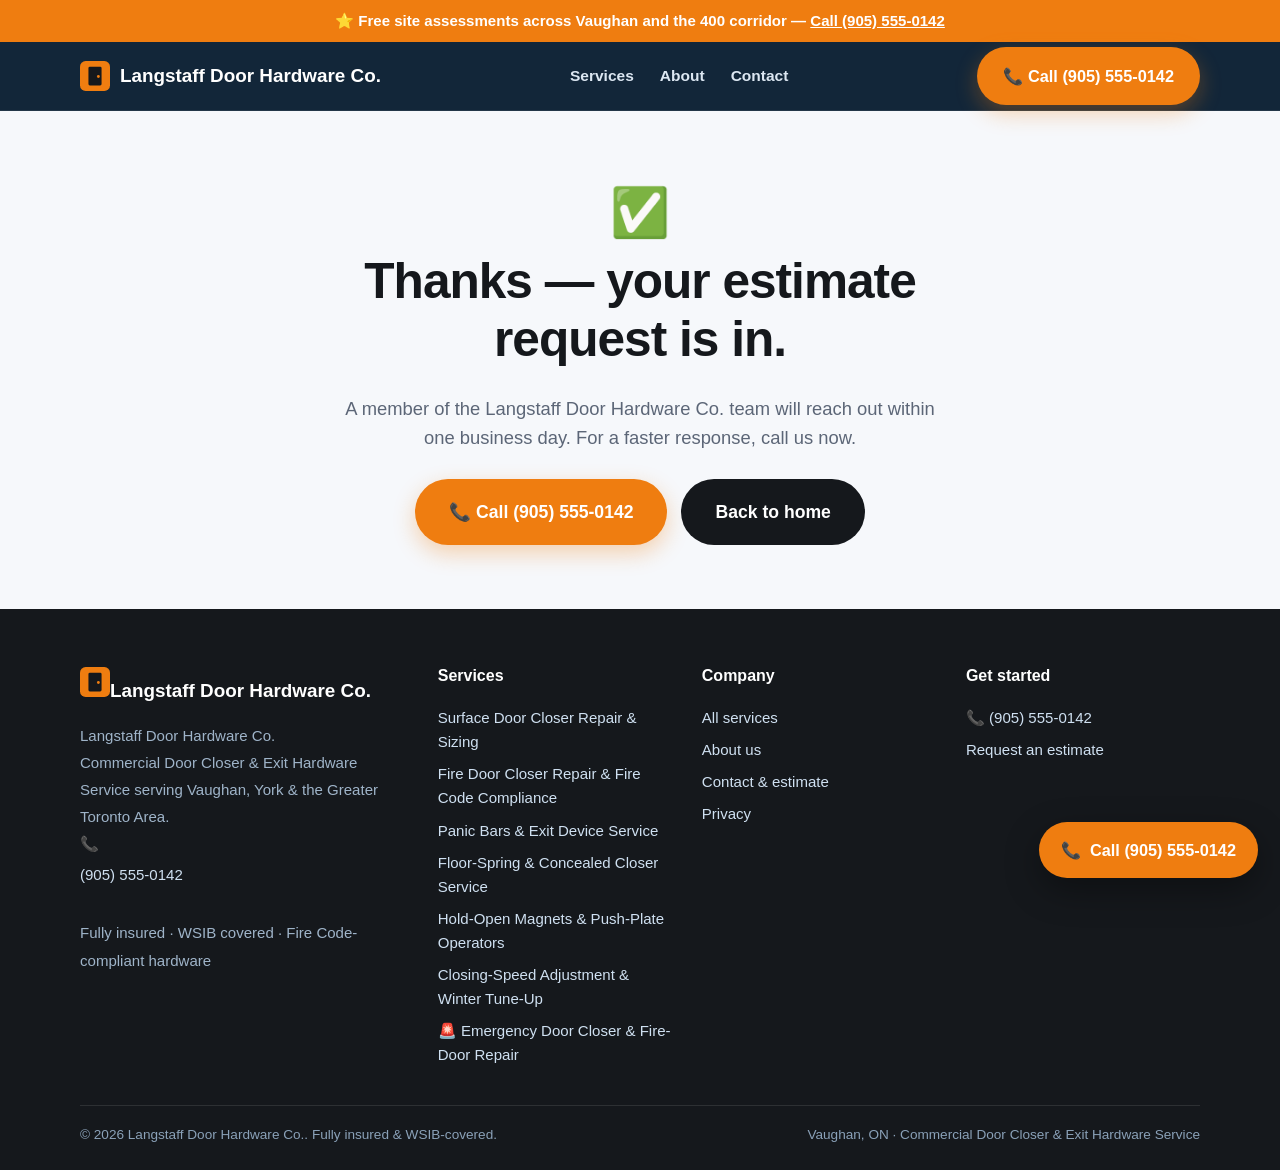
<file: thank-you/index.html>
<!DOCTYPE html><html lang="en-CA"><head>
<meta charset="utf-8"><meta name="viewport" content="width=device-width, initial-scale=1, viewport-fit=cover">
<title>Thank you | Langstaff Door Hardware Co.</title><meta name="description" content="Thanks — your request is in. Insured, WSIB-covered commercial door closer &amp; exit hardware service serving Vaughan, ON. Free quote: (905) 555-0142.">
<link rel="canonical" href="https://www.vaughandoorcloser.com/thank-you/"><link rel="alternate" hreflang="en-CA" href="https://www.vaughandoorcloser.com/thank-you/"><link rel="alternate" hreflang="x-default" href="https://www.vaughandoorcloser.com/thank-you/">
<meta name="robots" content="noindex,follow"><meta name="theme-color" content="#15181c">
<meta name="geo.region" content="CA-ON"><meta name="geo.placename" content="Vaughan"><meta name="geo.position" content="43.8361;-79.4983"><meta name="ICBM" content="43.8361, -79.4983">
<meta property="og:type" content="website"><meta property="og:site_name" content="Langstaff Door Hardware Co."><meta property="og:title" content="Thank you | Langstaff Door Hardware Co."><meta property="og:description" content="Thanks — your request is in. Insured, WSIB-covered commercial door closer &amp; exit hardware service serving Vaughan, ON. Free quote: (905) 555-0142."><meta property="og:url" content="https://www.vaughandoorcloser.com/thank-you/">
<meta property="og:image" content="https://www.vaughandoorcloser.com/assets/og.png"><meta property="og:image:type" content="image/png"><meta property="og:image:width" content="1200"><meta property="og:image:height" content="630"><meta property="og:image:alt" content="Langstaff Door Hardware Co. — Commercial Door Closer &amp; Exit Hardware Service in Vaughan, ON"><meta property="og:locale" content="en_CA">
<meta name="twitter:card" content="summary_large_image"><meta name="twitter:title" content="Thank you | Langstaff Door Hardware Co."><meta name="twitter:description" content="Thanks — your request is in. Insured, WSIB-covered commercial door closer &amp; exit hardware service serving Vaughan, ON. Free quote: (905) 555-0142."><meta name="twitter:image" content="https://www.vaughandoorcloser.com/assets/og.png">
<link rel="icon" href="/assets/favicon.svg" type="image/svg+xml"><link rel="icon" href="/favicon.ico" sizes="32x32"><link rel="apple-touch-icon" href="/assets/apple-touch-icon.png">
<link rel="preload" href="/css/styles.css" as="style"><link rel="stylesheet" href="/css/styles.css">

</head><body><a class="skip" href="#main" style="position:absolute;left:-999px">Skip to content</a>
<div class="callstrip">⭐ Free site assessments across Vaughan and the 400 corridor — <a href="tel:+19055550142">Call (905) 555-0142</a></div>
<header class="site"><div class="wrap nav"><a class="brand" href="/" aria-label="Langstaff Door Hardware Co. home"><svg width="30" height="30" viewBox="0 0 32 32" fill="none" aria-hidden="true"><rect width="32" height="32" rx="6" fill="#ef7d10"/><rect x="9" y="6" width="14" height="20" rx="1.5" fill="#15181c"/><circle cx="19.6" cy="16.5" r="1.5" fill="#ef7d10"/></svg>Langstaff Door Hardware Co.</a>
<nav class="nav-links" id="nav" aria-label="Main"><a href="/services/">Services</a><a href="/about/">About</a><a href="/contact/">Contact</a></nav>
<div class="nav-cta"><a class="btn btn-call" href="tel:+19055550142">📞 Call (905) 555-0142</a><button class="menu-btn" aria-label="Open menu" aria-expanded="false" aria-controls="nav"><span aria-hidden="true">☰</span></button></div>
</div></header><main id="main"><section class="section center"><div class="wrap" style="max-width:640px"><div style="font-size:3rem" aria-hidden="true">✅</div><h1>Thanks — your estimate request is in.</h1><p class="lead" style="margin:0 auto 1.3rem">A member of the Langstaff Door Hardware Co. team will reach out within one business day. For a faster response, call us now.</p><div class="hero-cta" style="justify-content:center"><a class="btn btn-call btn-lg" href="tel:+19055550142">📞 Call (905) 555-0142</a><a class="btn btn-dark btn-lg" href="/">Back to home</a></div></div></section><script>window.dataLayer=window.dataLayer||[];window.dataLayer.push({event:"lead_confirmed"});window.addEventListener("DOMContentLoaded",function(){if(window.ecTrack)window.ecTrack("lead_confirmed",{value:1});});</script></main><footer class="site"><div class="wrap"><div class="cols">
<div><a class="brand" href="/" aria-label="Langstaff Door Hardware Co. home"><svg width="30" height="30" viewBox="0 0 32 32" fill="none" aria-hidden="true"><rect width="32" height="32" rx="6" fill="#ef7d10"/><rect x="9" y="6" width="14" height="20" rx="1.5" fill="#15181c"/><circle cx="19.6" cy="16.5" r="1.5" fill="#ef7d10"/></svg>Langstaff Door Hardware Co.</a><address class="nap" style="font-style:normal">Langstaff Door Hardware Co.<br>Commercial Door Closer &amp; Exit Hardware Service serving Vaughan, York &amp; the Greater Toronto Area.<br>📞 <a href="tel:+19055550142">(905) 555-0142</a><br>Fully insured · WSIB covered · Fire Code-compliant hardware</address></div>
<div><h4>Services</h4><a href="/services/surface-door-closer-repair/">Surface Door Closer Repair &amp; Sizing</a><a href="/services/fire-door-closer-service/">Fire Door Closer Repair &amp; Fire Code Compliance</a><a href="/services/panic-bars-exit-devices/">Panic Bars &amp; Exit Device Service</a><a href="/services/concealed-floor-spring-closers/">Floor-Spring &amp; Concealed Closer Service</a><a href="/services/hold-opens-automatic-operators/">Hold-Open Magnets &amp; Push-Plate Operators</a><a href="/services/closing-speed-adjustment/">Closing-Speed Adjustment &amp; Winter Tune-Up</a><a href="/services/emergency-door-closer-repair/">🚨 Emergency Door Closer &amp; Fire-Door Repair</a></div>
<div><h4>Company</h4><a href="/services/">All services</a><a href="/about/">About us</a><a href="/contact/">Contact &amp; estimate</a><a href="/privacy/">Privacy</a></div>
<div><h4>Get started</h4><a href="tel:+19055550142">📞 (905) 555-0142</a><a href="/contact/" data-book>Request an estimate</a></div>
</div><div class="legal"><span>© 2026 Langstaff Door Hardware Co.. Fully insured &amp; WSIB-covered.</span><span>Vaughan, ON · Commercial Door Closer &amp; Exit Hardware Service</span></div></div></footer><a class="fab-call" href="tel:+19055550142" aria-label="Call Langstaff Door Hardware Co."><span aria-hidden="true">📞</span> Call (905) 555-0142</a>
<div class="callbar"><a class="btn btn-call" href="tel:+19055550142">📞 Call now</a><a class="btn btn-dark" href="/contact/" data-book>Free estimate</a></div>
<script src="/js/main.js" defer></script></body></html>
</file>
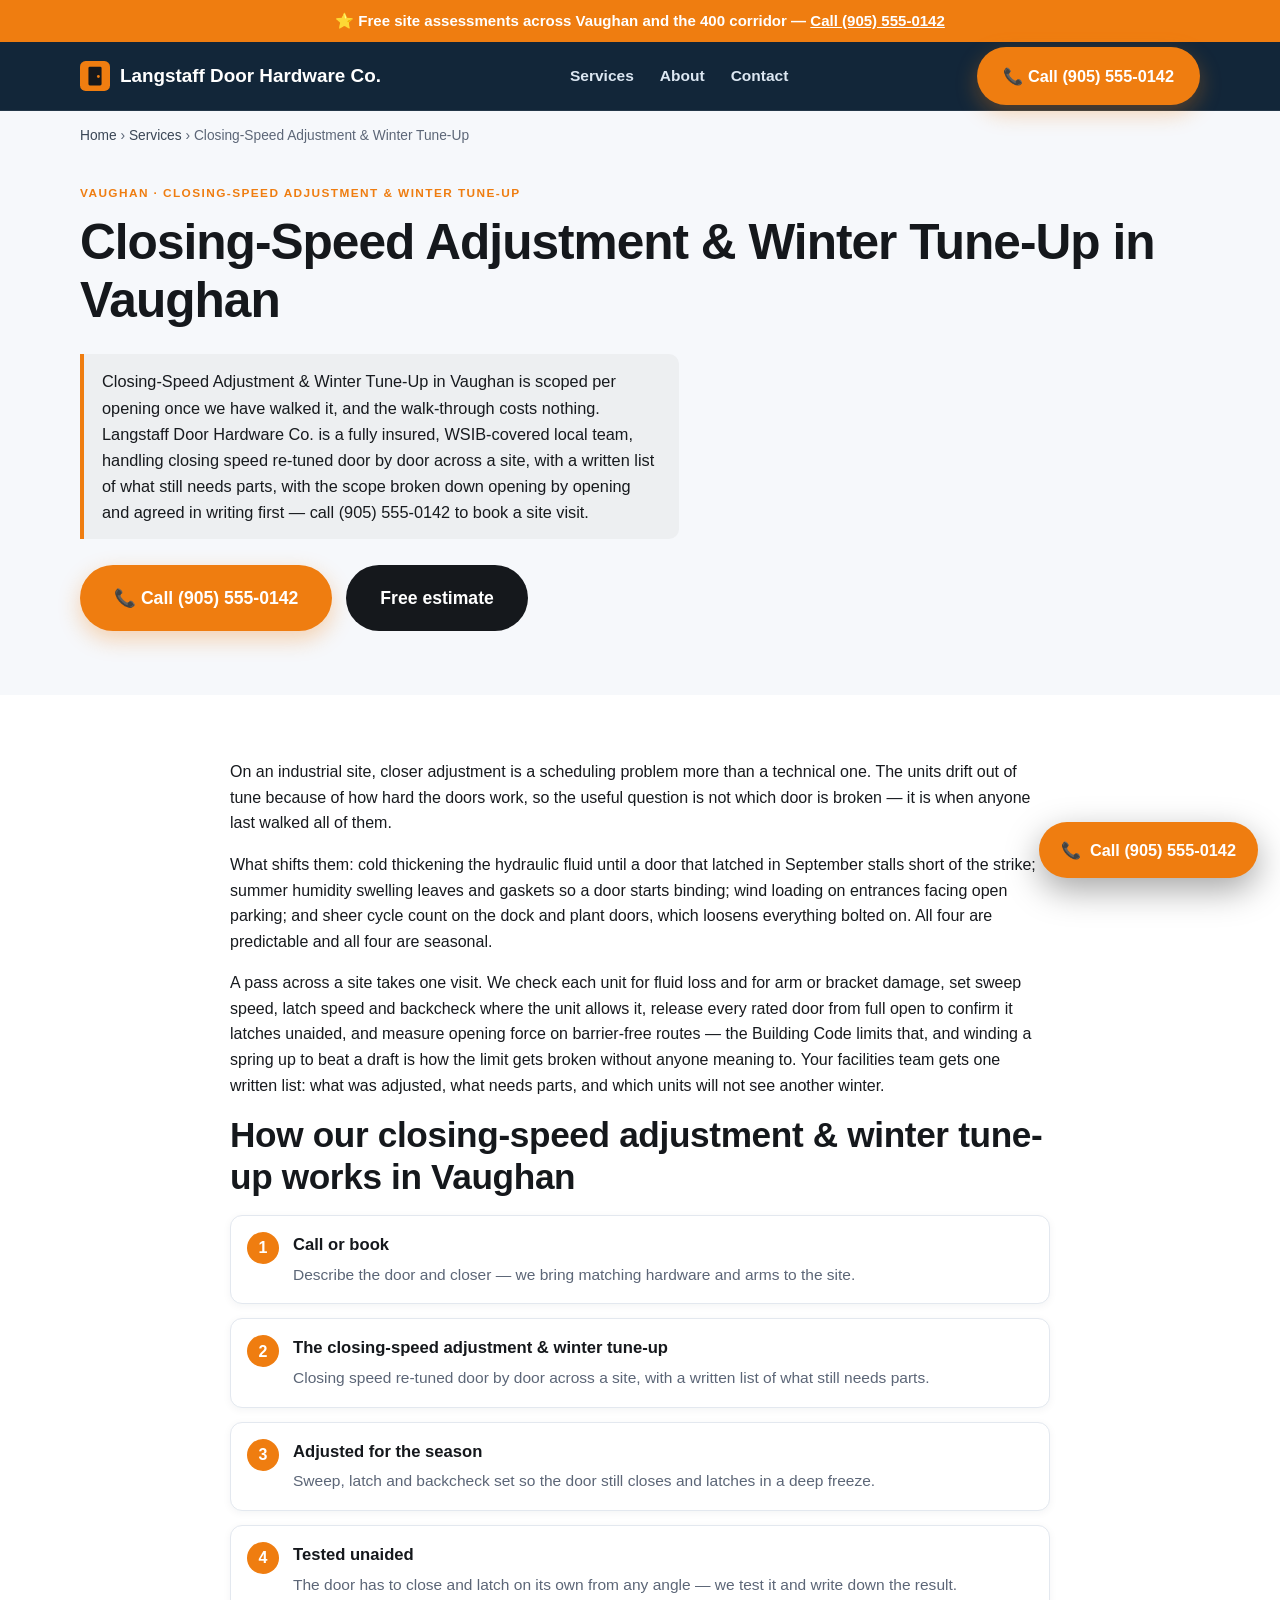
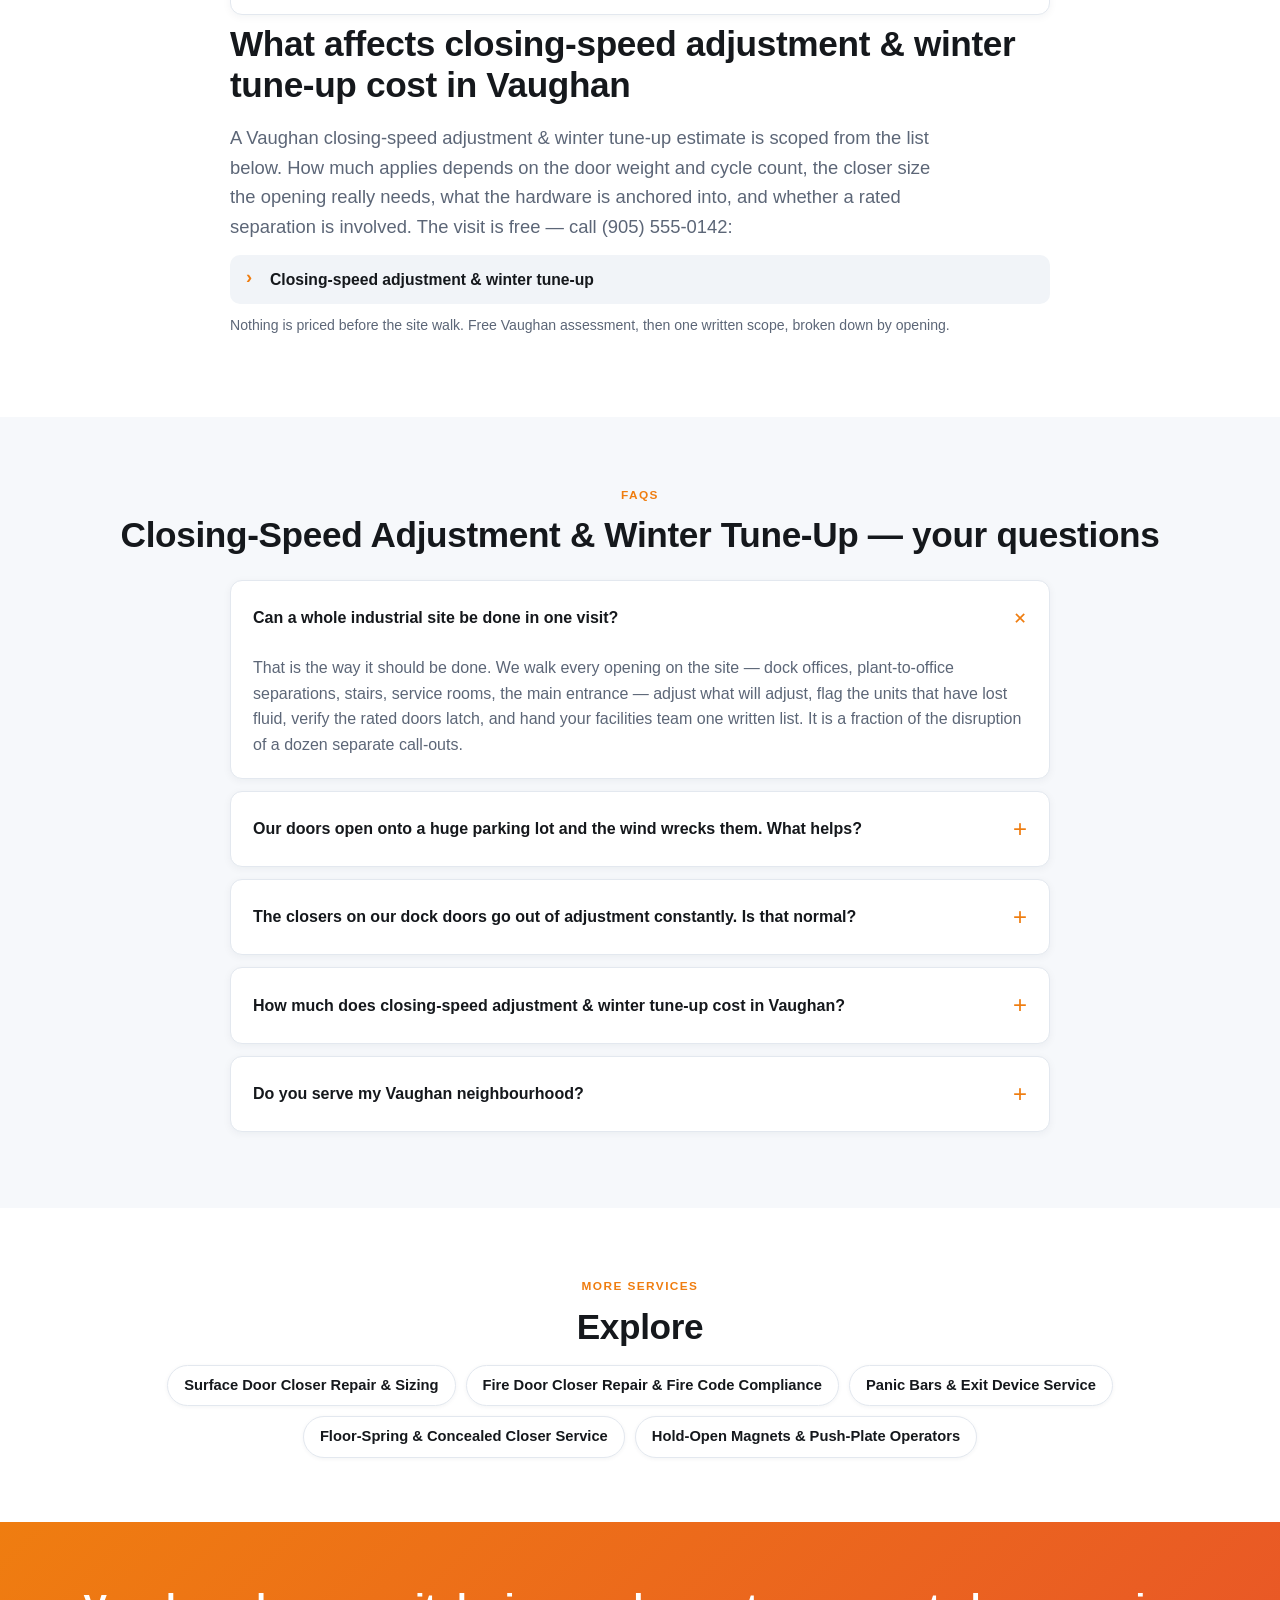
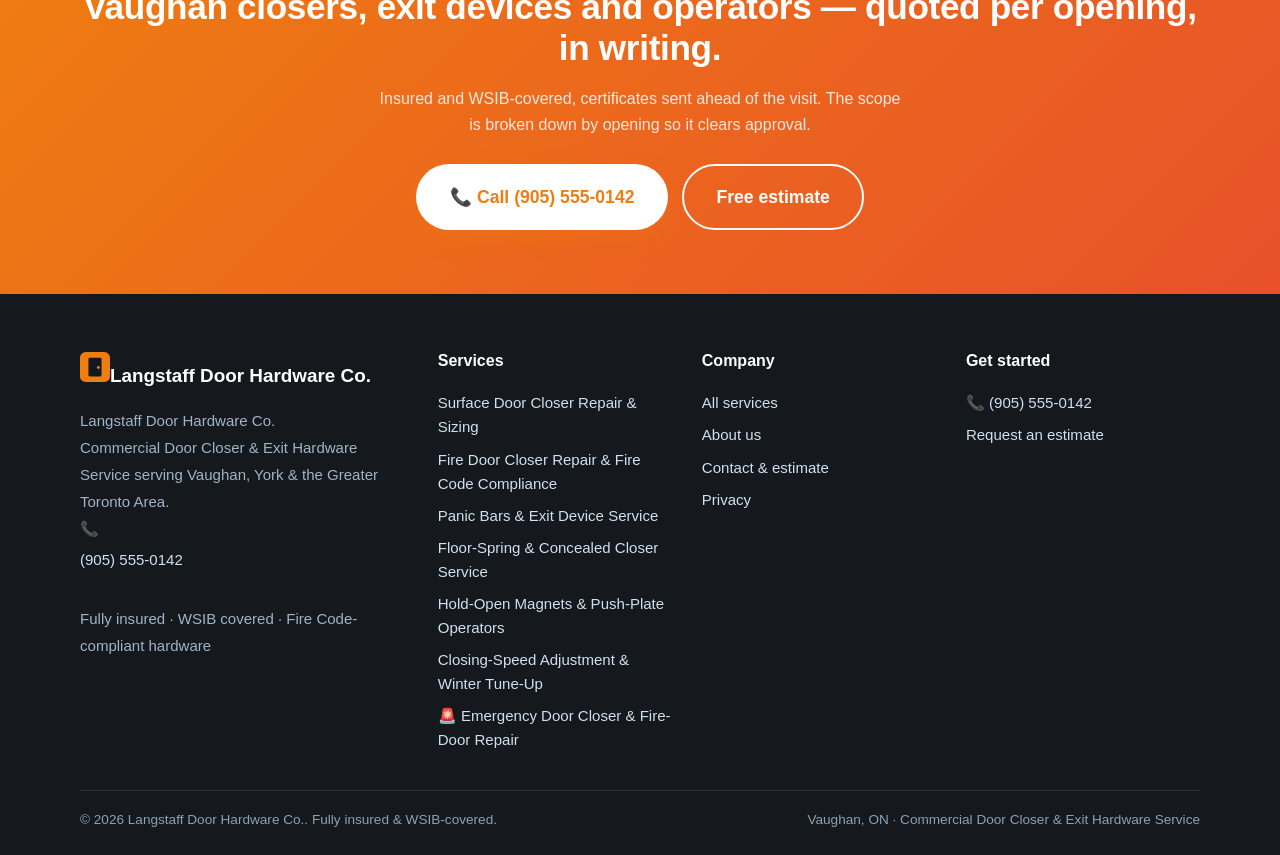
<file: services/closing-speed-adjustment/index.html>
<!DOCTYPE html><html lang="en-CA"><head>
<meta charset="utf-8"><meta name="viewport" content="width=device-width, initial-scale=1, viewport-fit=cover">
<title>Closing-Speed Adjustment &amp; Winter Tune-Up in Vaughan</title><meta name="description" content="Closing-Speed Adjustment &amp; Winter Tune-Up in Vaughan, ON. Closing speed re-tuned door by door across a site, with a written list of what still needs parts.">
<link rel="canonical" href="https://www.vaughandoorcloser.com/services/closing-speed-adjustment/"><link rel="alternate" hreflang="en-CA" href="https://www.vaughandoorcloser.com/services/closing-speed-adjustment/"><link rel="alternate" hreflang="x-default" href="https://www.vaughandoorcloser.com/services/closing-speed-adjustment/">
<meta name="robots" content="index,follow,max-image-preview:large"><meta name="theme-color" content="#15181c">
<meta name="geo.region" content="CA-ON"><meta name="geo.placename" content="Vaughan"><meta name="geo.position" content="43.8361;-79.4983"><meta name="ICBM" content="43.8361, -79.4983">
<meta property="og:type" content="website"><meta property="og:site_name" content="Langstaff Door Hardware Co."><meta property="og:title" content="Closing-Speed Adjustment &amp; Winter Tune-Up in Vaughan"><meta property="og:description" content="Closing-Speed Adjustment &amp; Winter Tune-Up in Vaughan, ON. Closing speed re-tuned door by door across a site, with a written list of what still needs parts."><meta property="og:url" content="https://www.vaughandoorcloser.com/services/closing-speed-adjustment/">
<meta property="og:image" content="https://www.vaughandoorcloser.com/assets/og.png"><meta property="og:image:type" content="image/png"><meta property="og:image:width" content="1200"><meta property="og:image:height" content="630"><meta property="og:image:alt" content="Langstaff Door Hardware Co. — Commercial Door Closer &amp; Exit Hardware Service in Vaughan, ON"><meta property="og:locale" content="en_CA">
<meta name="twitter:card" content="summary_large_image"><meta name="twitter:title" content="Closing-Speed Adjustment &amp; Winter Tune-Up in Vaughan"><meta name="twitter:description" content="Closing-Speed Adjustment &amp; Winter Tune-Up in Vaughan, ON. Closing speed re-tuned door by door across a site, with a written list of what still needs parts."><meta name="twitter:image" content="https://www.vaughandoorcloser.com/assets/og.png">
<link rel="icon" href="/assets/favicon.svg" type="image/svg+xml"><link rel="icon" href="/favicon.ico" sizes="32x32"><link rel="apple-touch-icon" href="/assets/apple-touch-icon.png">
<link rel="preload" href="/css/styles.css" as="style"><link rel="stylesheet" href="/css/styles.css">
<script type="application/ld+json">{"@context":"https://schema.org","@graph":[{"@type":"Organization","@id":"https://www.vaughandoorcloser.com/#org","name":"Langstaff Door Hardware Co.","url":"https://www.vaughandoorcloser.com/","logo":"https://www.vaughandoorcloser.com/assets/og.png","areaServed":{"@type":"City","name":"Vaughan"},"sameAs":["https://www.vaughandoorcloser.com/"]},{"@type":["HomeAndConstructionBusiness","LocalBusiness"],"@id":"https://www.vaughandoorcloser.com/#business","name":"Langstaff Door Hardware Co.","image":"https://www.vaughandoorcloser.com/assets/og.png","url":"https://www.vaughandoorcloser.com/","telephone":"+19055550142","paymentAccepted":"Cash, Cheque, Credit Card, Interac e-Transfer","parentOrganization":{"@id":"https://www.vaughandoorcloser.com/#org"},"brand":{"@id":"https://www.vaughandoorcloser.com/#org"},"description":"Commercial Door Closer & Exit Hardware Service in Vaughan, ON — Fully insured, WSIB covered, Fire Code-compliant hardware. Priority same-day/next-day urgent response.","address":{"@type":"PostalAddress","addressLocality":"Vaughan","addressRegion":"ON","addressCountry":"CA"},"geo":{"@type":"GeoCoordinates","latitude":43.8361,"longitude":-79.4983},"areaServed":[{"@type":"City","name":"Vaughan"},{"@type":"GeoShape","circle":"43.8361 -79.4983 20000"}],"sameAs":["https://www.vaughandoorcloser.com/"],"hasMap":"https://www.google.com/maps?q=Vaughan%2C%20ON%2C%20Canada","openingHoursSpecification":[{"@type":"OpeningHoursSpecification","dayOfWeek":["Monday","Tuesday","Wednesday","Thursday","Friday"],"opens":"07:00","closes":"18:00"},{"@type":"OpeningHoursSpecification","dayOfWeek":["Saturday"],"opens":"08:00","closes":"15:00"}],"knowsAbout":["commercial door closer & exit hardware service","door closer repair and replacement","fire door self-closing devices","exit and panic hardware","Ontario Fire Code door maintenance","cold-weather closer adjustment","surface door closer repair & sizing","fire door closer repair & fire code compliance","panic bars & exit device service","floor-spring & concealed closer service","hold-open magnets & push-plate operators","closing-speed adjustment & winter tune-up","Vaughan, ON service area"],"hasOfferCatalog":{"@type":"OfferCatalog","name":"Commercial Door Closer & Exit Hardware Service in Vaughan, ON","itemListElement":[{"@type":"Offer","itemOffered":{"@type":"Service","name":"Surface Door Closer Repair & Sizing (Vaughan)","areaServed":{"@type":"City","name":"Vaughan"}}},{"@type":"Offer","itemOffered":{"@type":"Service","name":"Fire Door Closer Repair & Fire Code Compliance (Vaughan)","areaServed":{"@type":"City","name":"Vaughan"}}},{"@type":"Offer","itemOffered":{"@type":"Service","name":"Panic Bars & Exit Device Service (Vaughan)","areaServed":{"@type":"City","name":"Vaughan"}}},{"@type":"Offer","itemOffered":{"@type":"Service","name":"Floor-Spring & Concealed Closer Service (Vaughan)","areaServed":{"@type":"City","name":"Vaughan"}}},{"@type":"Offer","itemOffered":{"@type":"Service","name":"Hold-Open Magnets & Push-Plate Operators (Vaughan)","areaServed":{"@type":"City","name":"Vaughan"}}},{"@type":"Offer","itemOffered":{"@type":"Service","name":"Closing-Speed Adjustment & Winter Tune-Up (Vaughan)","areaServed":{"@type":"City","name":"Vaughan"}}}]}},{"@type":"Service","serviceType":"Closing-Speed Adjustment & Winter Tune-Up","name":"Closing-Speed Adjustment & Winter Tune-Up in Vaughan","description":"Closing speed re-tuned door by door across a site, with a written list of what still needs parts.","provider":{"@id":"https://www.vaughandoorcloser.com/#business"},"image":"https://www.vaughandoorcloser.com/assets/og.png","areaServed":{"@type":"City","name":"Vaughan"},"url":"https://www.vaughandoorcloser.com/services/closing-speed-adjustment/"},{"@type":"BreadcrumbList","itemListElement":[{"@type":"ListItem","position":1,"name":"Home","item":"https://www.vaughandoorcloser.com/"},{"@type":"ListItem","position":2,"name":"Services","item":"https://www.vaughandoorcloser.com/services/"},{"@type":"ListItem","position":3,"name":"Closing-Speed Adjustment & Winter Tune-Up","item":"https://www.vaughandoorcloser.com/services/closing-speed-adjustment/"}]},{"@type":"FAQPage","mainEntity":[{"@type":"Question","name":"Can a whole industrial site be done in one visit?","acceptedAnswer":{"@type":"Answer","text":"That is the way it should be done. We walk every opening on the site — dock offices, plant-to-office separations, stairs, service rooms, the main entrance — adjust what will adjust, flag the units that have lost fluid, verify the rated doors latch, and hand your facilities team one written list. It is a fraction of the disruption of a dozen separate call-outs."}},{"@type":"Question","name":"Our doors open onto a huge parking lot and the wind wrecks them. What helps?","acceptedAnswer":{"@type":"Answer","text":"Backcheck, mostly, plus enough spring power to close against the wind without making the door unusable. Backcheck slows the door near the end of the opening swing so a gust cannot fling it into the wall and take the arm, the bracket or the glass beside it with it. On exposed frontages it is the single most valuable setting on the closer."}},{"@type":"Question","name":"The closers on our dock doors go out of adjustment constantly. Is that normal?","acceptedAnswer":{"@type":"Answer","text":"For that traffic, yes — a dock-office door can see more cycles in a month than an office door sees in years, and everything loosens. It is also a hint that the units may be undersized for the opening. We check whether adjustment is really the answer, or whether that door has been running on the wrong closer for years."}},{"@type":"Question","name":"How much does closing-speed adjustment & winter tune-up cost in Vaughan?","acceptedAnswer":{"@type":"Answer","text":"A site-wide tune-up is quoted on opening count and access. We walk the site, agree the scope in writing, and the facilities team gets one list at the end rather than a run of separate invoices. Call (905) 555-0142."}},{"@type":"Question","name":"Do you serve my Vaughan neighbourhood?","acceptedAnswer":{"@type":"Answer","text":"Yes — we cover Vaughan including Woodbridge, Maple, Concord, Thornhill and the surrounding York area. Call (905) 555-0142 and we'll confirm scheduling for your street."}}]}]}</script>
</head><body><a class="skip" href="#main" style="position:absolute;left:-999px">Skip to content</a>
<div class="callstrip">⭐ Free site assessments across Vaughan and the 400 corridor — <a href="tel:+19055550142">Call (905) 555-0142</a></div>
<header class="site"><div class="wrap nav"><a class="brand" href="/" aria-label="Langstaff Door Hardware Co. home"><svg width="30" height="30" viewBox="0 0 32 32" fill="none" aria-hidden="true"><rect width="32" height="32" rx="6" fill="#ef7d10"/><rect x="9" y="6" width="14" height="20" rx="1.5" fill="#15181c"/><circle cx="19.6" cy="16.5" r="1.5" fill="#ef7d10"/></svg>Langstaff Door Hardware Co.</a>
<nav class="nav-links" id="nav" aria-label="Main"><a href="/services/">Services</a><a href="/about/">About</a><a href="/contact/">Contact</a></nav>
<div class="nav-cta"><a class="btn btn-call" href="tel:+19055550142">📞 Call (905) 555-0142</a><button class="menu-btn" aria-label="Open menu" aria-expanded="false" aria-controls="nav"><span aria-hidden="true">☰</span></button></div>
</div></header><main id="main"><div class="wrap"><nav class="crumbs" aria-label="Breadcrumb"><a href="/">Home</a> › <a href="/services/">Services</a> › <span aria-current="page">Closing-Speed Adjustment &amp; Winter Tune-Up</span></nav></div><section class="section" style="padding-top:18px"><div class="wrap"><span class="eyebrow">Vaughan · Closing-Speed Adjustment &amp; Winter Tune-Up</span><h1>Closing-Speed Adjustment &amp; Winter Tune-Up in Vaughan</h1><p class="answer-capsule" data-answer>Closing-Speed Adjustment &amp; Winter Tune-Up in Vaughan is scoped per opening once we have walked it, and the walk-through costs nothing. Langstaff Door Hardware Co. is a fully insured, WSIB-covered local team, handling closing speed re-tuned door by door across a site, with a written list of what still needs parts, with the scope broken down opening by opening and agreed in writing first — call (905) 555-0142 to book a site visit.</p><div class="hero-cta"><a class="btn btn-call btn-lg" href="tel:+19055550142">📞 Call (905) 555-0142</a><a class="btn btn-dark btn-lg" href="/contact/" data-book>Free estimate</a></div></div></section>
<section class="section alt"><div class="wrap" style="max-width:860px"><p>On an industrial site, closer adjustment is a scheduling problem more than a technical one. The units drift out of tune because of how hard the doors work, so the useful question is not which door is broken — it is when anyone last walked all of them.</p><p>What shifts them: cold thickening the hydraulic fluid until a door that latched in September stalls short of the strike; summer humidity swelling leaves and gaskets so a door starts binding; wind loading on entrances facing open parking; and sheer cycle count on the dock and plant doors, which loosens everything bolted on. All four are predictable and all four are seasonal.</p><p>A pass across a site takes one visit. We check each unit for fluid loss and for arm or bracket damage, set sweep speed, latch speed and backcheck where the unit allows it, release every rated door from full open to confirm it latches unaided, and measure opening force on barrier-free routes — the Building Code limits that, and winding a spring up to beat a draft is how the limit gets broken without anyone meaning to. Your facilities team gets one written list: what was adjusted, what needs parts, and which units will not see another winter.</p><h2>How our closing-speed adjustment &amp; winter tune-up works in Vaughan</h2><ol class="proc"><li><b>Call or book</b><span>Describe the door and closer — we bring matching hardware and arms to the site.</span></li><li><b>The closing-speed adjustment &amp; winter tune-up</b><span>Closing speed re-tuned door by door across a site, with a written list of what still needs parts.</span></li><li><b>Adjusted for the season</b><span>Sweep, latch and backcheck set so the door still closes and latches in a deep freeze.</span></li><li><b>Tested unaided</b><span>The door has to close and latch on its own from any angle — we test it and write down the result.</span></li></ol><h2>What affects closing-speed adjustment &amp; winter tune-up cost in Vaughan</h2><p class="lead" style="max-width:70ch;margin:0 0 14px">A Vaughan closing-speed adjustment &amp; winter tune-up estimate is scoped from the list below. How much applies depends on the door weight and cycle count, the closer size the opening really needs, what the hardware is anchored into, and whether a rated separation is involved. The visit is free — call (905) 555-0142:</p><ul class="factors"><li><strong>Closing-speed adjustment &amp; winter tune-up</strong></li></ul><p class="price-note">Nothing is priced before the site walk. Free Vaughan assessment, then one written scope, broken down by opening.</p></div></section>
<section class="section"><div class="wrap center"><span class="eyebrow">FAQs</span><h2>Closing-Speed Adjustment &amp; Winter Tune-Up — your questions</h2></div><div class="wrap" style="margin-top:24px"><div class="faq" style="max-width:820px;margin:0 auto"><details open><summary>Can a whole industrial site be done in one visit?</summary><p>That is the way it should be done. We walk every opening on the site — dock offices, plant-to-office separations, stairs, service rooms, the main entrance — adjust what will adjust, flag the units that have lost fluid, verify the rated doors latch, and hand your facilities team one written list. It is a fraction of the disruption of a dozen separate call-outs.</p></details><details><summary>Our doors open onto a huge parking lot and the wind wrecks them. What helps?</summary><p>Backcheck, mostly, plus enough spring power to close against the wind without making the door unusable. Backcheck slows the door near the end of the opening swing so a gust cannot fling it into the wall and take the arm, the bracket or the glass beside it with it. On exposed frontages it is the single most valuable setting on the closer.</p></details><details><summary>The closers on our dock doors go out of adjustment constantly. Is that normal?</summary><p>For that traffic, yes — a dock-office door can see more cycles in a month than an office door sees in years, and everything loosens. It is also a hint that the units may be undersized for the opening. We check whether adjustment is really the answer, or whether that door has been running on the wrong closer for years.</p></details><details><summary>How much does closing-speed adjustment &amp; winter tune-up cost in Vaughan?</summary><p>A site-wide tune-up is quoted on opening count and access. We walk the site, agree the scope in writing, and the facilities team gets one list at the end rather than a run of separate invoices. Call (905) 555-0142.</p></details><details><summary>Do you serve my Vaughan neighbourhood?</summary><p>Yes — we cover Vaughan including Woodbridge, Maple, Concord, Thornhill and the surrounding York area. Call (905) 555-0142 and we&#39;ll confirm scheduling for your street.</p></details></div></div></section>
<section class="section alt"><div class="wrap center"><span class="eyebrow">More services</span><h2>Explore</h2><div class="chips" style="justify-content:center;margin-top:16px"><a class="chip" href="/services/surface-door-closer-repair/">Surface Door Closer Repair &amp; Sizing</a><a class="chip" href="/services/fire-door-closer-service/">Fire Door Closer Repair &amp; Fire Code Compliance</a><a class="chip" href="/services/panic-bars-exit-devices/">Panic Bars &amp; Exit Device Service</a><a class="chip" href="/services/concealed-floor-spring-closers/">Floor-Spring &amp; Concealed Closer Service</a><a class="chip" href="/services/hold-opens-automatic-operators/">Hold-Open Magnets &amp; Push-Plate Operators</a></div></div></section>
<section class="section cta-band"><div class="wrap"><h2>Vaughan closers, exit devices and operators — quoted per opening, in writing.</h2><p>Insured and WSIB-covered, certificates sent ahead of the visit. The scope is broken down by opening so it clears approval.</p><div class="hero-cta" style="justify-content:center"><a class="btn btn-call btn-lg" href="tel:+19055550142">📞 Call (905) 555-0142</a><a class="btn btn-ghost btn-lg" href="/contact/" data-book>Free estimate</a></div></div></section></main><footer class="site"><div class="wrap"><div class="cols">
<div><a class="brand" href="/" aria-label="Langstaff Door Hardware Co. home"><svg width="30" height="30" viewBox="0 0 32 32" fill="none" aria-hidden="true"><rect width="32" height="32" rx="6" fill="#ef7d10"/><rect x="9" y="6" width="14" height="20" rx="1.5" fill="#15181c"/><circle cx="19.6" cy="16.5" r="1.5" fill="#ef7d10"/></svg>Langstaff Door Hardware Co.</a><address class="nap" style="font-style:normal">Langstaff Door Hardware Co.<br>Commercial Door Closer &amp; Exit Hardware Service serving Vaughan, York &amp; the Greater Toronto Area.<br>📞 <a href="tel:+19055550142">(905) 555-0142</a><br>Fully insured · WSIB covered · Fire Code-compliant hardware</address></div>
<div><h4>Services</h4><a href="/services/surface-door-closer-repair/">Surface Door Closer Repair &amp; Sizing</a><a href="/services/fire-door-closer-service/">Fire Door Closer Repair &amp; Fire Code Compliance</a><a href="/services/panic-bars-exit-devices/">Panic Bars &amp; Exit Device Service</a><a href="/services/concealed-floor-spring-closers/">Floor-Spring &amp; Concealed Closer Service</a><a href="/services/hold-opens-automatic-operators/">Hold-Open Magnets &amp; Push-Plate Operators</a><a href="/services/closing-speed-adjustment/">Closing-Speed Adjustment &amp; Winter Tune-Up</a><a href="/services/emergency-door-closer-repair/">🚨 Emergency Door Closer &amp; Fire-Door Repair</a></div>
<div><h4>Company</h4><a href="/services/">All services</a><a href="/about/">About us</a><a href="/contact/">Contact &amp; estimate</a><a href="/privacy/">Privacy</a></div>
<div><h4>Get started</h4><a href="tel:+19055550142">📞 (905) 555-0142</a><a href="/contact/" data-book>Request an estimate</a></div>
</div><div class="legal"><span>© 2026 Langstaff Door Hardware Co.. Fully insured &amp; WSIB-covered.</span><span>Vaughan, ON · Commercial Door Closer &amp; Exit Hardware Service</span></div></div></footer><a class="fab-call" href="tel:+19055550142" aria-label="Call Langstaff Door Hardware Co."><span aria-hidden="true">📞</span> Call (905) 555-0142</a>
<div class="callbar"><a class="btn btn-call" href="tel:+19055550142">📞 Call now</a><a class="btn btn-dark" href="/contact/" data-book>Free estimate</a></div>
<script src="/js/main.js" defer></script></body></html>
</file>
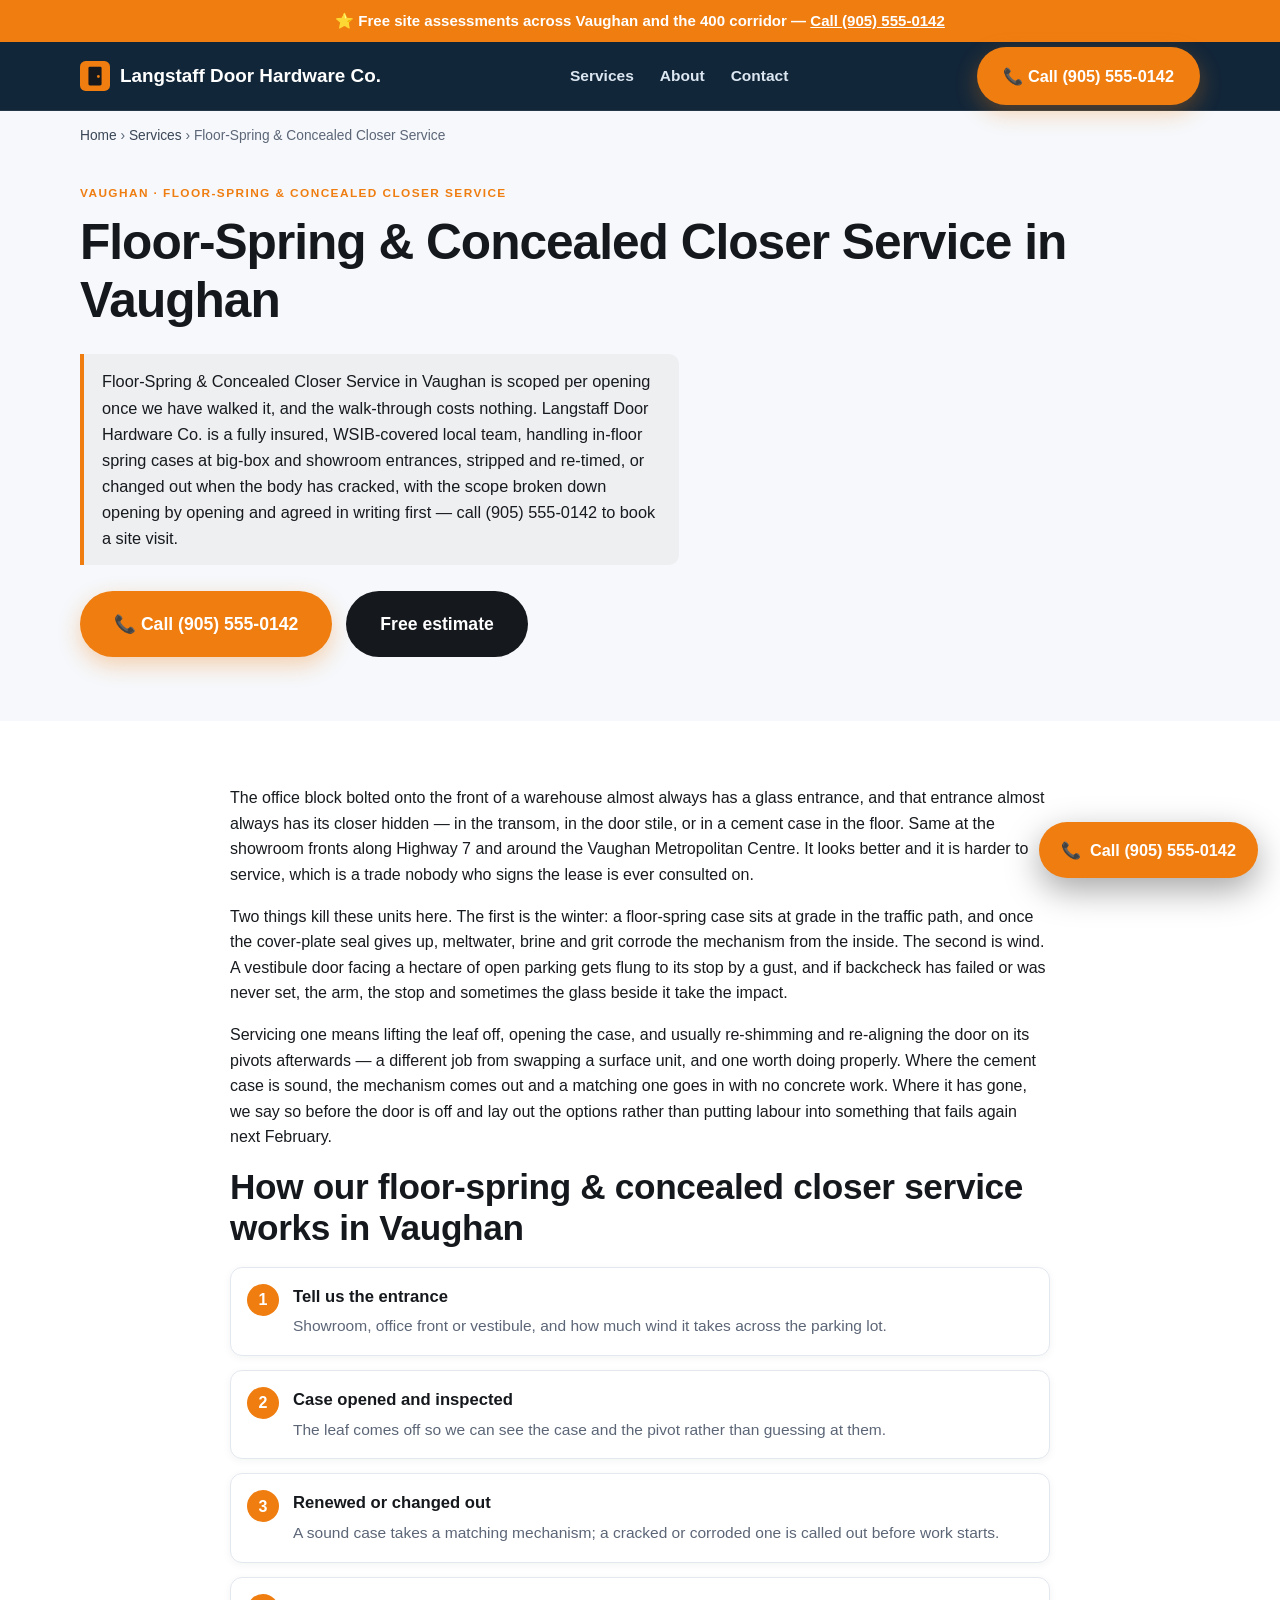
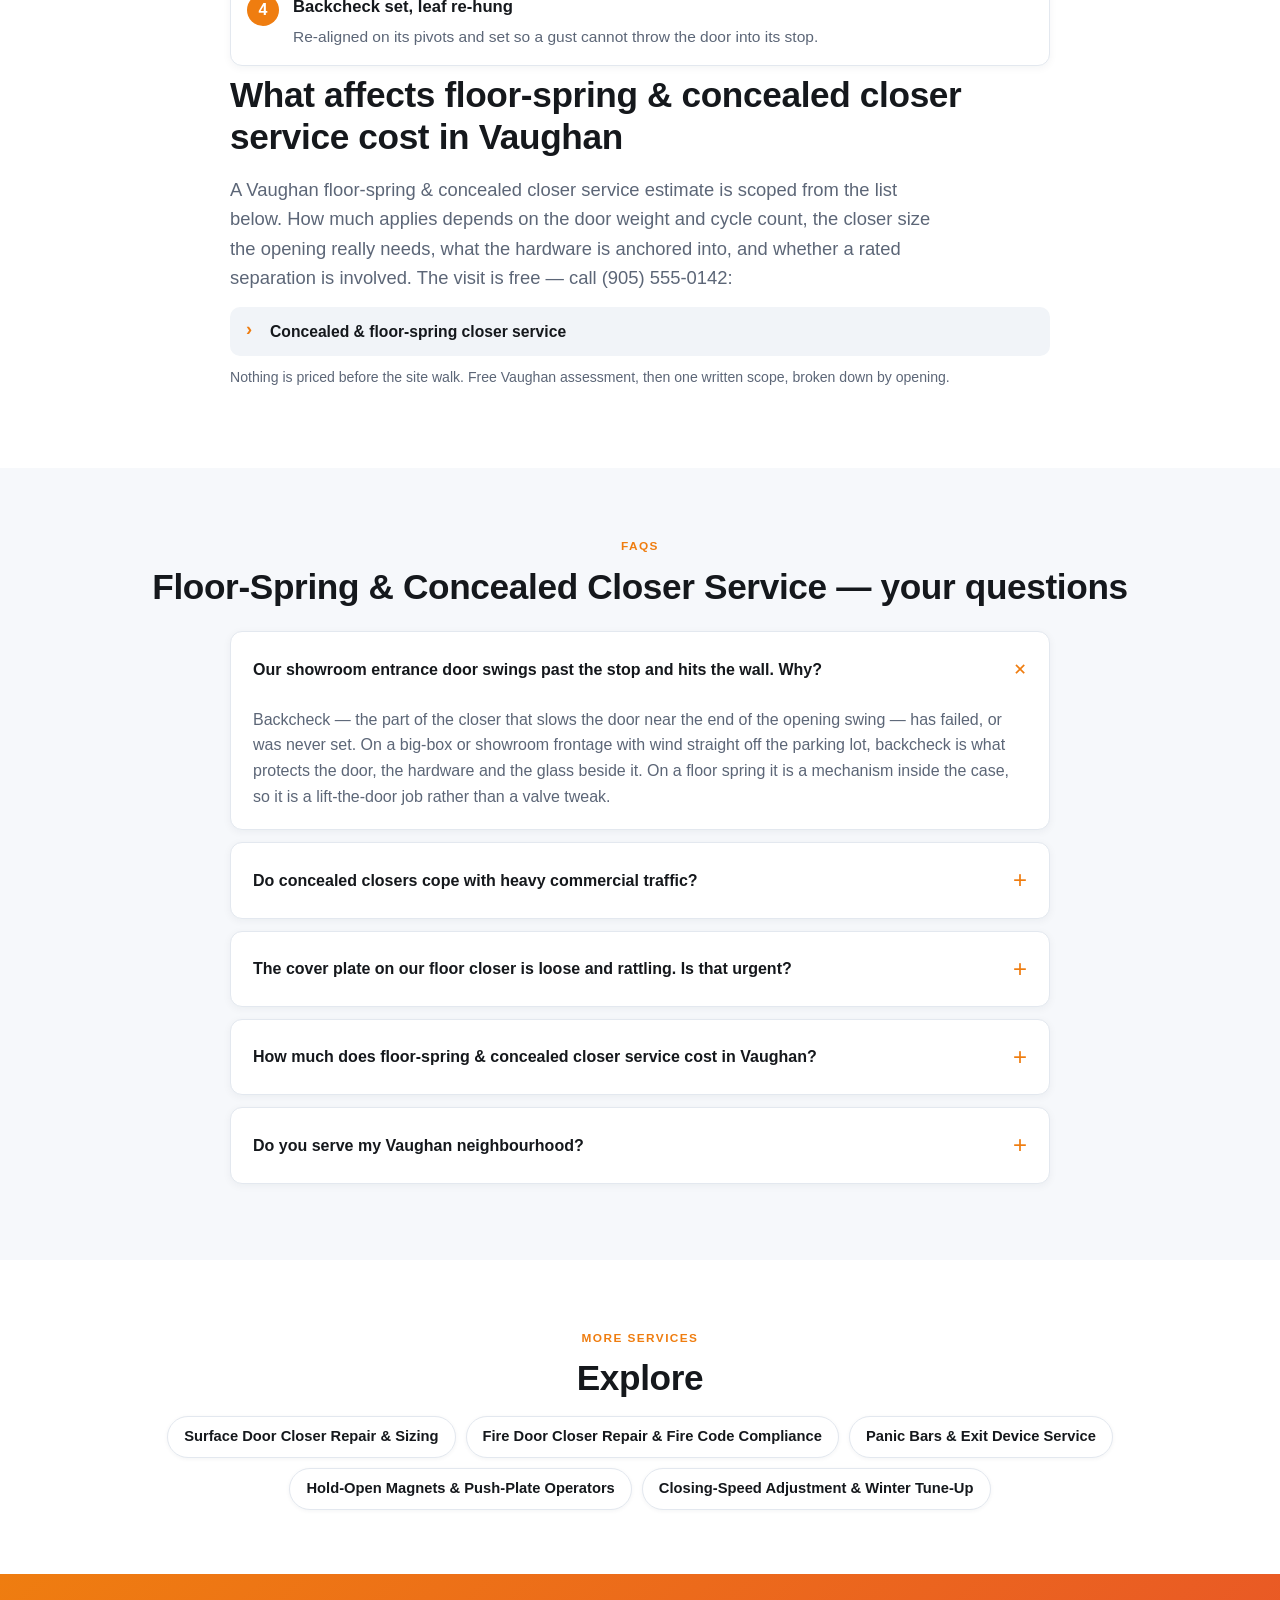
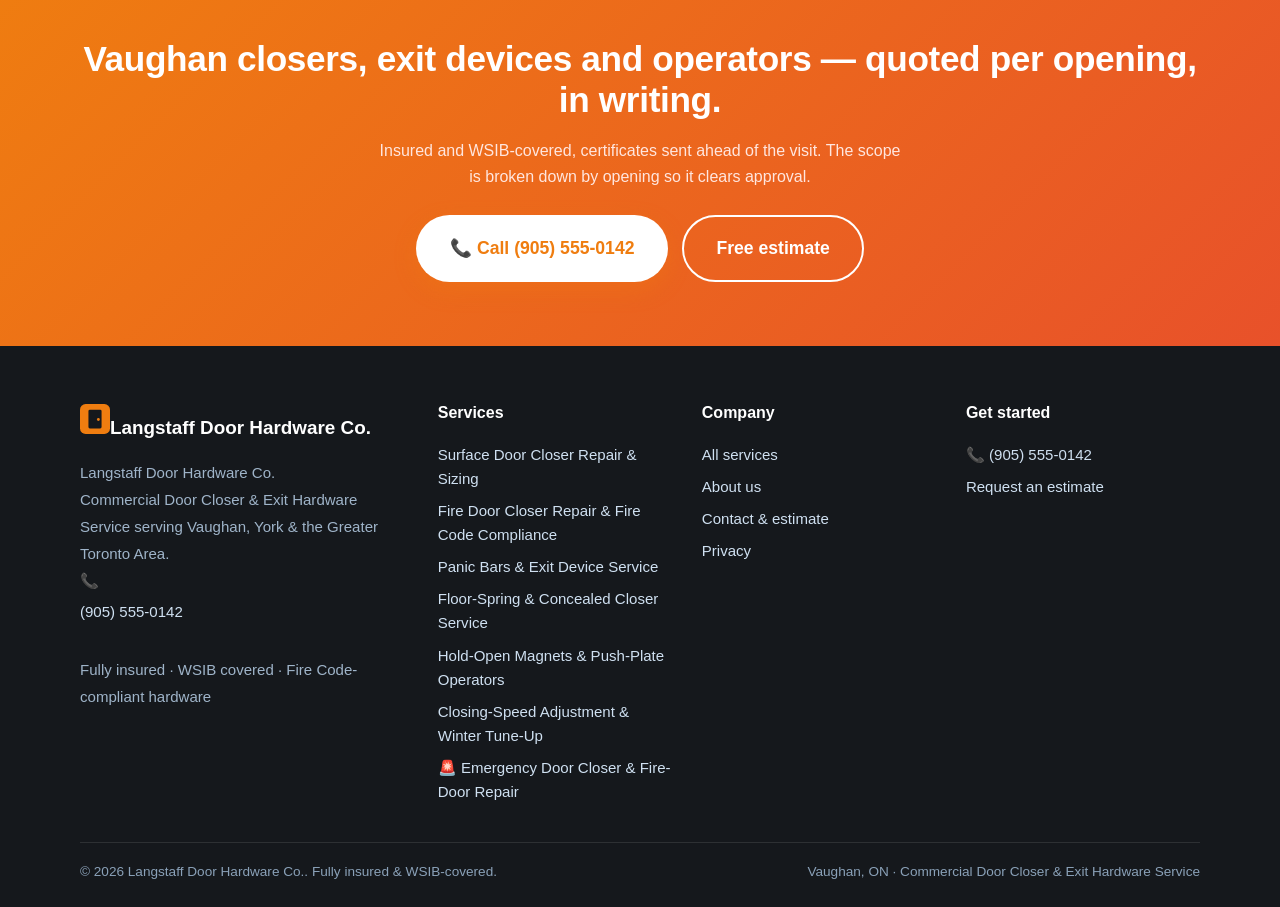
<file: services/concealed-floor-spring-closers/index.html>
<!DOCTYPE html><html lang="en-CA"><head>
<meta charset="utf-8"><meta name="viewport" content="width=device-width, initial-scale=1, viewport-fit=cover">
<title>Floor-Spring &amp; Concealed Closer Service in Vaughan</title><meta name="description" content="Floor-Spring &amp; Concealed Closer Service in Vaughan, ON. In-floor spring cases at big-box and showroom entrances, stripped and re-timed, or changed out when.">
<link rel="canonical" href="https://www.vaughandoorcloser.com/services/concealed-floor-spring-closers/"><link rel="alternate" hreflang="en-CA" href="https://www.vaughandoorcloser.com/services/concealed-floor-spring-closers/"><link rel="alternate" hreflang="x-default" href="https://www.vaughandoorcloser.com/services/concealed-floor-spring-closers/">
<meta name="robots" content="index,follow,max-image-preview:large"><meta name="theme-color" content="#15181c">
<meta name="geo.region" content="CA-ON"><meta name="geo.placename" content="Vaughan"><meta name="geo.position" content="43.8361;-79.4983"><meta name="ICBM" content="43.8361, -79.4983">
<meta property="og:type" content="website"><meta property="og:site_name" content="Langstaff Door Hardware Co."><meta property="og:title" content="Floor-Spring &amp; Concealed Closer Service in Vaughan"><meta property="og:description" content="Floor-Spring &amp; Concealed Closer Service in Vaughan, ON. In-floor spring cases at big-box and showroom entrances, stripped and re-timed, or changed out when."><meta property="og:url" content="https://www.vaughandoorcloser.com/services/concealed-floor-spring-closers/">
<meta property="og:image" content="https://www.vaughandoorcloser.com/assets/og.png"><meta property="og:image:type" content="image/png"><meta property="og:image:width" content="1200"><meta property="og:image:height" content="630"><meta property="og:image:alt" content="Langstaff Door Hardware Co. — Commercial Door Closer &amp; Exit Hardware Service in Vaughan, ON"><meta property="og:locale" content="en_CA">
<meta name="twitter:card" content="summary_large_image"><meta name="twitter:title" content="Floor-Spring &amp; Concealed Closer Service in Vaughan"><meta name="twitter:description" content="Floor-Spring &amp; Concealed Closer Service in Vaughan, ON. In-floor spring cases at big-box and showroom entrances, stripped and re-timed, or changed out when."><meta name="twitter:image" content="https://www.vaughandoorcloser.com/assets/og.png">
<link rel="icon" href="/assets/favicon.svg" type="image/svg+xml"><link rel="icon" href="/favicon.ico" sizes="32x32"><link rel="apple-touch-icon" href="/assets/apple-touch-icon.png">
<link rel="preload" href="/css/styles.css" as="style"><link rel="stylesheet" href="/css/styles.css">
<script type="application/ld+json">{"@context":"https://schema.org","@graph":[{"@type":"Organization","@id":"https://www.vaughandoorcloser.com/#org","name":"Langstaff Door Hardware Co.","url":"https://www.vaughandoorcloser.com/","logo":"https://www.vaughandoorcloser.com/assets/og.png","areaServed":{"@type":"City","name":"Vaughan"},"sameAs":["https://www.vaughandoorcloser.com/"]},{"@type":["HomeAndConstructionBusiness","LocalBusiness"],"@id":"https://www.vaughandoorcloser.com/#business","name":"Langstaff Door Hardware Co.","image":"https://www.vaughandoorcloser.com/assets/og.png","url":"https://www.vaughandoorcloser.com/","telephone":"+19055550142","paymentAccepted":"Cash, Cheque, Credit Card, Interac e-Transfer","parentOrganization":{"@id":"https://www.vaughandoorcloser.com/#org"},"brand":{"@id":"https://www.vaughandoorcloser.com/#org"},"description":"Commercial Door Closer & Exit Hardware Service in Vaughan, ON — Fully insured, WSIB covered, Fire Code-compliant hardware. Priority same-day/next-day urgent response.","address":{"@type":"PostalAddress","addressLocality":"Vaughan","addressRegion":"ON","addressCountry":"CA"},"geo":{"@type":"GeoCoordinates","latitude":43.8361,"longitude":-79.4983},"areaServed":[{"@type":"City","name":"Vaughan"},{"@type":"GeoShape","circle":"43.8361 -79.4983 20000"}],"sameAs":["https://www.vaughandoorcloser.com/"],"hasMap":"https://www.google.com/maps?q=Vaughan%2C%20ON%2C%20Canada","openingHoursSpecification":[{"@type":"OpeningHoursSpecification","dayOfWeek":["Monday","Tuesday","Wednesday","Thursday","Friday"],"opens":"07:00","closes":"18:00"},{"@type":"OpeningHoursSpecification","dayOfWeek":["Saturday"],"opens":"08:00","closes":"15:00"}],"knowsAbout":["commercial door closer & exit hardware service","door closer repair and replacement","fire door self-closing devices","exit and panic hardware","Ontario Fire Code door maintenance","cold-weather closer adjustment","surface door closer repair & sizing","fire door closer repair & fire code compliance","panic bars & exit device service","floor-spring & concealed closer service","hold-open magnets & push-plate operators","closing-speed adjustment & winter tune-up","Vaughan, ON service area"],"hasOfferCatalog":{"@type":"OfferCatalog","name":"Commercial Door Closer & Exit Hardware Service in Vaughan, ON","itemListElement":[{"@type":"Offer","itemOffered":{"@type":"Service","name":"Surface Door Closer Repair & Sizing (Vaughan)","areaServed":{"@type":"City","name":"Vaughan"}}},{"@type":"Offer","itemOffered":{"@type":"Service","name":"Fire Door Closer Repair & Fire Code Compliance (Vaughan)","areaServed":{"@type":"City","name":"Vaughan"}}},{"@type":"Offer","itemOffered":{"@type":"Service","name":"Panic Bars & Exit Device Service (Vaughan)","areaServed":{"@type":"City","name":"Vaughan"}}},{"@type":"Offer","itemOffered":{"@type":"Service","name":"Floor-Spring & Concealed Closer Service (Vaughan)","areaServed":{"@type":"City","name":"Vaughan"}}},{"@type":"Offer","itemOffered":{"@type":"Service","name":"Hold-Open Magnets & Push-Plate Operators (Vaughan)","areaServed":{"@type":"City","name":"Vaughan"}}},{"@type":"Offer","itemOffered":{"@type":"Service","name":"Closing-Speed Adjustment & Winter Tune-Up (Vaughan)","areaServed":{"@type":"City","name":"Vaughan"}}}]}},{"@type":"Service","serviceType":"Floor-Spring & Concealed Closer Service","name":"Floor-Spring & Concealed Closer Service in Vaughan","description":"In-floor spring cases at big-box and showroom entrances, stripped and re-timed, or changed out when the body has cracked.","provider":{"@id":"https://www.vaughandoorcloser.com/#business"},"image":"https://www.vaughandoorcloser.com/assets/og.png","areaServed":{"@type":"City","name":"Vaughan"},"url":"https://www.vaughandoorcloser.com/services/concealed-floor-spring-closers/"},{"@type":"BreadcrumbList","itemListElement":[{"@type":"ListItem","position":1,"name":"Home","item":"https://www.vaughandoorcloser.com/"},{"@type":"ListItem","position":2,"name":"Services","item":"https://www.vaughandoorcloser.com/services/"},{"@type":"ListItem","position":3,"name":"Floor-Spring & Concealed Closer Service","item":"https://www.vaughandoorcloser.com/services/concealed-floor-spring-closers/"}]},{"@type":"FAQPage","mainEntity":[{"@type":"Question","name":"Our showroom entrance door swings past the stop and hits the wall. Why?","acceptedAnswer":{"@type":"Answer","text":"Backcheck — the part of the closer that slows the door near the end of the opening swing — has failed, or was never set. On a big-box or showroom frontage with wind straight off the parking lot, backcheck is what protects the door, the hardware and the glass beside it. On a floor spring it is a mechanism inside the case, so it is a lift-the-door job rather than a valve tweak."}},{"@type":"Question","name":"Do concealed closers cope with heavy commercial traffic?","acceptedAnswer":{"@type":"Answer","text":"The right one does, but the specification matters more than it does for a surface unit, because the mechanism is hidden and nobody notices it struggling until the door stops behaving. We size for leaf weight and the cycle count the entrance actually takes — which for a retail entrance off Highway 7 is a very different number from an office lobby."}},{"@type":"Question","name":"The cover plate on our floor closer is loose and rattling. Is that urgent?","acceptedAnswer":{"@type":"Answer","text":"It is worth dealing with quickly. A loose plate lets water, salt and grit straight into the case, which is what corrodes the mechanism from the inside, and it is a trip hazard in a public entrance. Re-seating the plate is a small job next to replacing the unit it is supposed to be protecting."}},{"@type":"Question","name":"How much does floor-spring & concealed closer service cost in Vaughan?","acceptedAnswer":{"@type":"Answer","text":"Floor spring work is quoted after the case has been checked, because a sound cement case means a mechanism swap and a corroded one means something larger. That answer comes before the estimate does. Call (905) 555-0142."}},{"@type":"Question","name":"Do you serve my Vaughan neighbourhood?","acceptedAnswer":{"@type":"Answer","text":"Yes — we cover Vaughan including Woodbridge, Maple, Concord, Thornhill and the surrounding York area. Call (905) 555-0142 and we'll confirm scheduling for your street."}}]}]}</script>
</head><body><a class="skip" href="#main" style="position:absolute;left:-999px">Skip to content</a>
<div class="callstrip">⭐ Free site assessments across Vaughan and the 400 corridor — <a href="tel:+19055550142">Call (905) 555-0142</a></div>
<header class="site"><div class="wrap nav"><a class="brand" href="/" aria-label="Langstaff Door Hardware Co. home"><svg width="30" height="30" viewBox="0 0 32 32" fill="none" aria-hidden="true"><rect width="32" height="32" rx="6" fill="#ef7d10"/><rect x="9" y="6" width="14" height="20" rx="1.5" fill="#15181c"/><circle cx="19.6" cy="16.5" r="1.5" fill="#ef7d10"/></svg>Langstaff Door Hardware Co.</a>
<nav class="nav-links" id="nav" aria-label="Main"><a href="/services/">Services</a><a href="/about/">About</a><a href="/contact/">Contact</a></nav>
<div class="nav-cta"><a class="btn btn-call" href="tel:+19055550142">📞 Call (905) 555-0142</a><button class="menu-btn" aria-label="Open menu" aria-expanded="false" aria-controls="nav"><span aria-hidden="true">☰</span></button></div>
</div></header><main id="main"><div class="wrap"><nav class="crumbs" aria-label="Breadcrumb"><a href="/">Home</a> › <a href="/services/">Services</a> › <span aria-current="page">Floor-Spring &amp; Concealed Closer Service</span></nav></div><section class="section" style="padding-top:18px"><div class="wrap"><span class="eyebrow">Vaughan · Floor-Spring &amp; Concealed Closer Service</span><h1>Floor-Spring &amp; Concealed Closer Service in Vaughan</h1><p class="answer-capsule" data-answer>Floor-Spring &amp; Concealed Closer Service in Vaughan is scoped per opening once we have walked it, and the walk-through costs nothing. Langstaff Door Hardware Co. is a fully insured, WSIB-covered local team, handling in-floor spring cases at big-box and showroom entrances, stripped and re-timed, or changed out when the body has cracked, with the scope broken down opening by opening and agreed in writing first — call (905) 555-0142 to book a site visit.</p><div class="hero-cta"><a class="btn btn-call btn-lg" href="tel:+19055550142">📞 Call (905) 555-0142</a><a class="btn btn-dark btn-lg" href="/contact/" data-book>Free estimate</a></div></div></section>
<section class="section alt"><div class="wrap" style="max-width:860px"><p>The office block bolted onto the front of a warehouse almost always has a glass entrance, and that entrance almost always has its closer hidden — in the transom, in the door stile, or in a cement case in the floor. Same at the showroom fronts along Highway 7 and around the Vaughan Metropolitan Centre. It looks better and it is harder to service, which is a trade nobody who signs the lease is ever consulted on.</p><p>Two things kill these units here. The first is the winter: a floor-spring case sits at grade in the traffic path, and once the cover-plate seal gives up, meltwater, brine and grit corrode the mechanism from the inside. The second is wind. A vestibule door facing a hectare of open parking gets flung to its stop by a gust, and if backcheck has failed or was never set, the arm, the stop and sometimes the glass beside it take the impact.</p><p>Servicing one means lifting the leaf off, opening the case, and usually re-shimming and re-aligning the door on its pivots afterwards — a different job from swapping a surface unit, and one worth doing properly. Where the cement case is sound, the mechanism comes out and a matching one goes in with no concrete work. Where it has gone, we say so before the door is off and lay out the options rather than putting labour into something that fails again next February.</p><h2>How our floor-spring &amp; concealed closer service works in Vaughan</h2><ol class="proc"><li><b>Tell us the entrance</b><span>Showroom, office front or vestibule, and how much wind it takes across the parking lot.</span></li><li><b>Case opened and inspected</b><span>The leaf comes off so we can see the case and the pivot rather than guessing at them.</span></li><li><b>Renewed or changed out</b><span>A sound case takes a matching mechanism; a cracked or corroded one is called out before work starts.</span></li><li><b>Backcheck set, leaf re-hung</b><span>Re-aligned on its pivots and set so a gust cannot throw the door into its stop.</span></li></ol><h2>What affects floor-spring &amp; concealed closer service cost in Vaughan</h2><p class="lead" style="max-width:70ch;margin:0 0 14px">A Vaughan floor-spring &amp; concealed closer service estimate is scoped from the list below. How much applies depends on the door weight and cycle count, the closer size the opening really needs, what the hardware is anchored into, and whether a rated separation is involved. The visit is free — call (905) 555-0142:</p><ul class="factors"><li><strong>Concealed &amp; floor-spring closer service</strong></li></ul><p class="price-note">Nothing is priced before the site walk. Free Vaughan assessment, then one written scope, broken down by opening.</p></div></section>
<section class="section"><div class="wrap center"><span class="eyebrow">FAQs</span><h2>Floor-Spring &amp; Concealed Closer Service — your questions</h2></div><div class="wrap" style="margin-top:24px"><div class="faq" style="max-width:820px;margin:0 auto"><details open><summary>Our showroom entrance door swings past the stop and hits the wall. Why?</summary><p>Backcheck — the part of the closer that slows the door near the end of the opening swing — has failed, or was never set. On a big-box or showroom frontage with wind straight off the parking lot, backcheck is what protects the door, the hardware and the glass beside it. On a floor spring it is a mechanism inside the case, so it is a lift-the-door job rather than a valve tweak.</p></details><details><summary>Do concealed closers cope with heavy commercial traffic?</summary><p>The right one does, but the specification matters more than it does for a surface unit, because the mechanism is hidden and nobody notices it struggling until the door stops behaving. We size for leaf weight and the cycle count the entrance actually takes — which for a retail entrance off Highway 7 is a very different number from an office lobby.</p></details><details><summary>The cover plate on our floor closer is loose and rattling. Is that urgent?</summary><p>It is worth dealing with quickly. A loose plate lets water, salt and grit straight into the case, which is what corrodes the mechanism from the inside, and it is a trip hazard in a public entrance. Re-seating the plate is a small job next to replacing the unit it is supposed to be protecting.</p></details><details><summary>How much does floor-spring &amp; concealed closer service cost in Vaughan?</summary><p>Floor spring work is quoted after the case has been checked, because a sound cement case means a mechanism swap and a corroded one means something larger. That answer comes before the estimate does. Call (905) 555-0142.</p></details><details><summary>Do you serve my Vaughan neighbourhood?</summary><p>Yes — we cover Vaughan including Woodbridge, Maple, Concord, Thornhill and the surrounding York area. Call (905) 555-0142 and we&#39;ll confirm scheduling for your street.</p></details></div></div></section>
<section class="section alt"><div class="wrap center"><span class="eyebrow">More services</span><h2>Explore</h2><div class="chips" style="justify-content:center;margin-top:16px"><a class="chip" href="/services/surface-door-closer-repair/">Surface Door Closer Repair &amp; Sizing</a><a class="chip" href="/services/fire-door-closer-service/">Fire Door Closer Repair &amp; Fire Code Compliance</a><a class="chip" href="/services/panic-bars-exit-devices/">Panic Bars &amp; Exit Device Service</a><a class="chip" href="/services/hold-opens-automatic-operators/">Hold-Open Magnets &amp; Push-Plate Operators</a><a class="chip" href="/services/closing-speed-adjustment/">Closing-Speed Adjustment &amp; Winter Tune-Up</a></div></div></section>
<section class="section cta-band"><div class="wrap"><h2>Vaughan closers, exit devices and operators — quoted per opening, in writing.</h2><p>Insured and WSIB-covered, certificates sent ahead of the visit. The scope is broken down by opening so it clears approval.</p><div class="hero-cta" style="justify-content:center"><a class="btn btn-call btn-lg" href="tel:+19055550142">📞 Call (905) 555-0142</a><a class="btn btn-ghost btn-lg" href="/contact/" data-book>Free estimate</a></div></div></section></main><footer class="site"><div class="wrap"><div class="cols">
<div><a class="brand" href="/" aria-label="Langstaff Door Hardware Co. home"><svg width="30" height="30" viewBox="0 0 32 32" fill="none" aria-hidden="true"><rect width="32" height="32" rx="6" fill="#ef7d10"/><rect x="9" y="6" width="14" height="20" rx="1.5" fill="#15181c"/><circle cx="19.6" cy="16.5" r="1.5" fill="#ef7d10"/></svg>Langstaff Door Hardware Co.</a><address class="nap" style="font-style:normal">Langstaff Door Hardware Co.<br>Commercial Door Closer &amp; Exit Hardware Service serving Vaughan, York &amp; the Greater Toronto Area.<br>📞 <a href="tel:+19055550142">(905) 555-0142</a><br>Fully insured · WSIB covered · Fire Code-compliant hardware</address></div>
<div><h4>Services</h4><a href="/services/surface-door-closer-repair/">Surface Door Closer Repair &amp; Sizing</a><a href="/services/fire-door-closer-service/">Fire Door Closer Repair &amp; Fire Code Compliance</a><a href="/services/panic-bars-exit-devices/">Panic Bars &amp; Exit Device Service</a><a href="/services/concealed-floor-spring-closers/">Floor-Spring &amp; Concealed Closer Service</a><a href="/services/hold-opens-automatic-operators/">Hold-Open Magnets &amp; Push-Plate Operators</a><a href="/services/closing-speed-adjustment/">Closing-Speed Adjustment &amp; Winter Tune-Up</a><a href="/services/emergency-door-closer-repair/">🚨 Emergency Door Closer &amp; Fire-Door Repair</a></div>
<div><h4>Company</h4><a href="/services/">All services</a><a href="/about/">About us</a><a href="/contact/">Contact &amp; estimate</a><a href="/privacy/">Privacy</a></div>
<div><h4>Get started</h4><a href="tel:+19055550142">📞 (905) 555-0142</a><a href="/contact/" data-book>Request an estimate</a></div>
</div><div class="legal"><span>© 2026 Langstaff Door Hardware Co.. Fully insured &amp; WSIB-covered.</span><span>Vaughan, ON · Commercial Door Closer &amp; Exit Hardware Service</span></div></div></footer><a class="fab-call" href="tel:+19055550142" aria-label="Call Langstaff Door Hardware Co."><span aria-hidden="true">📞</span> Call (905) 555-0142</a>
<div class="callbar"><a class="btn btn-call" href="tel:+19055550142">📞 Call now</a><a class="btn btn-dark" href="/contact/" data-book>Free estimate</a></div>
<script src="/js/main.js" defer></script></body></html>
</file>
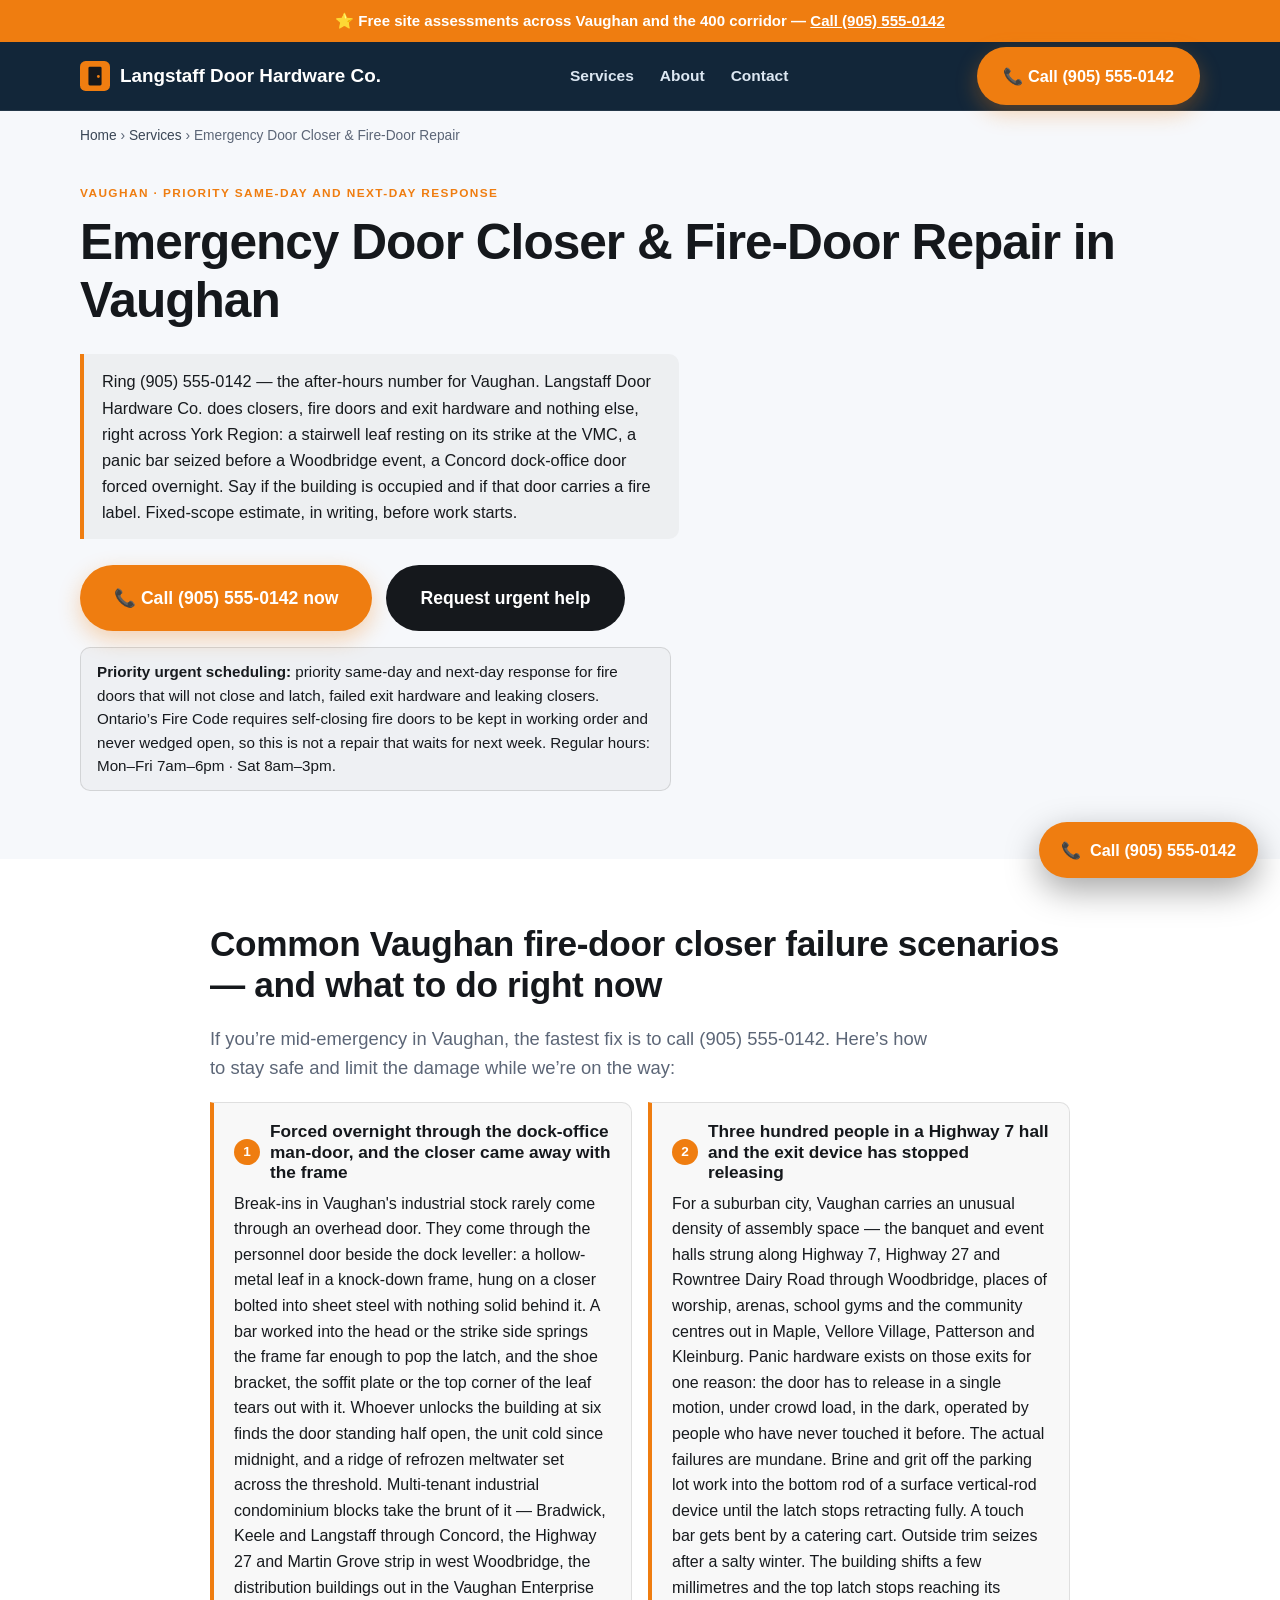
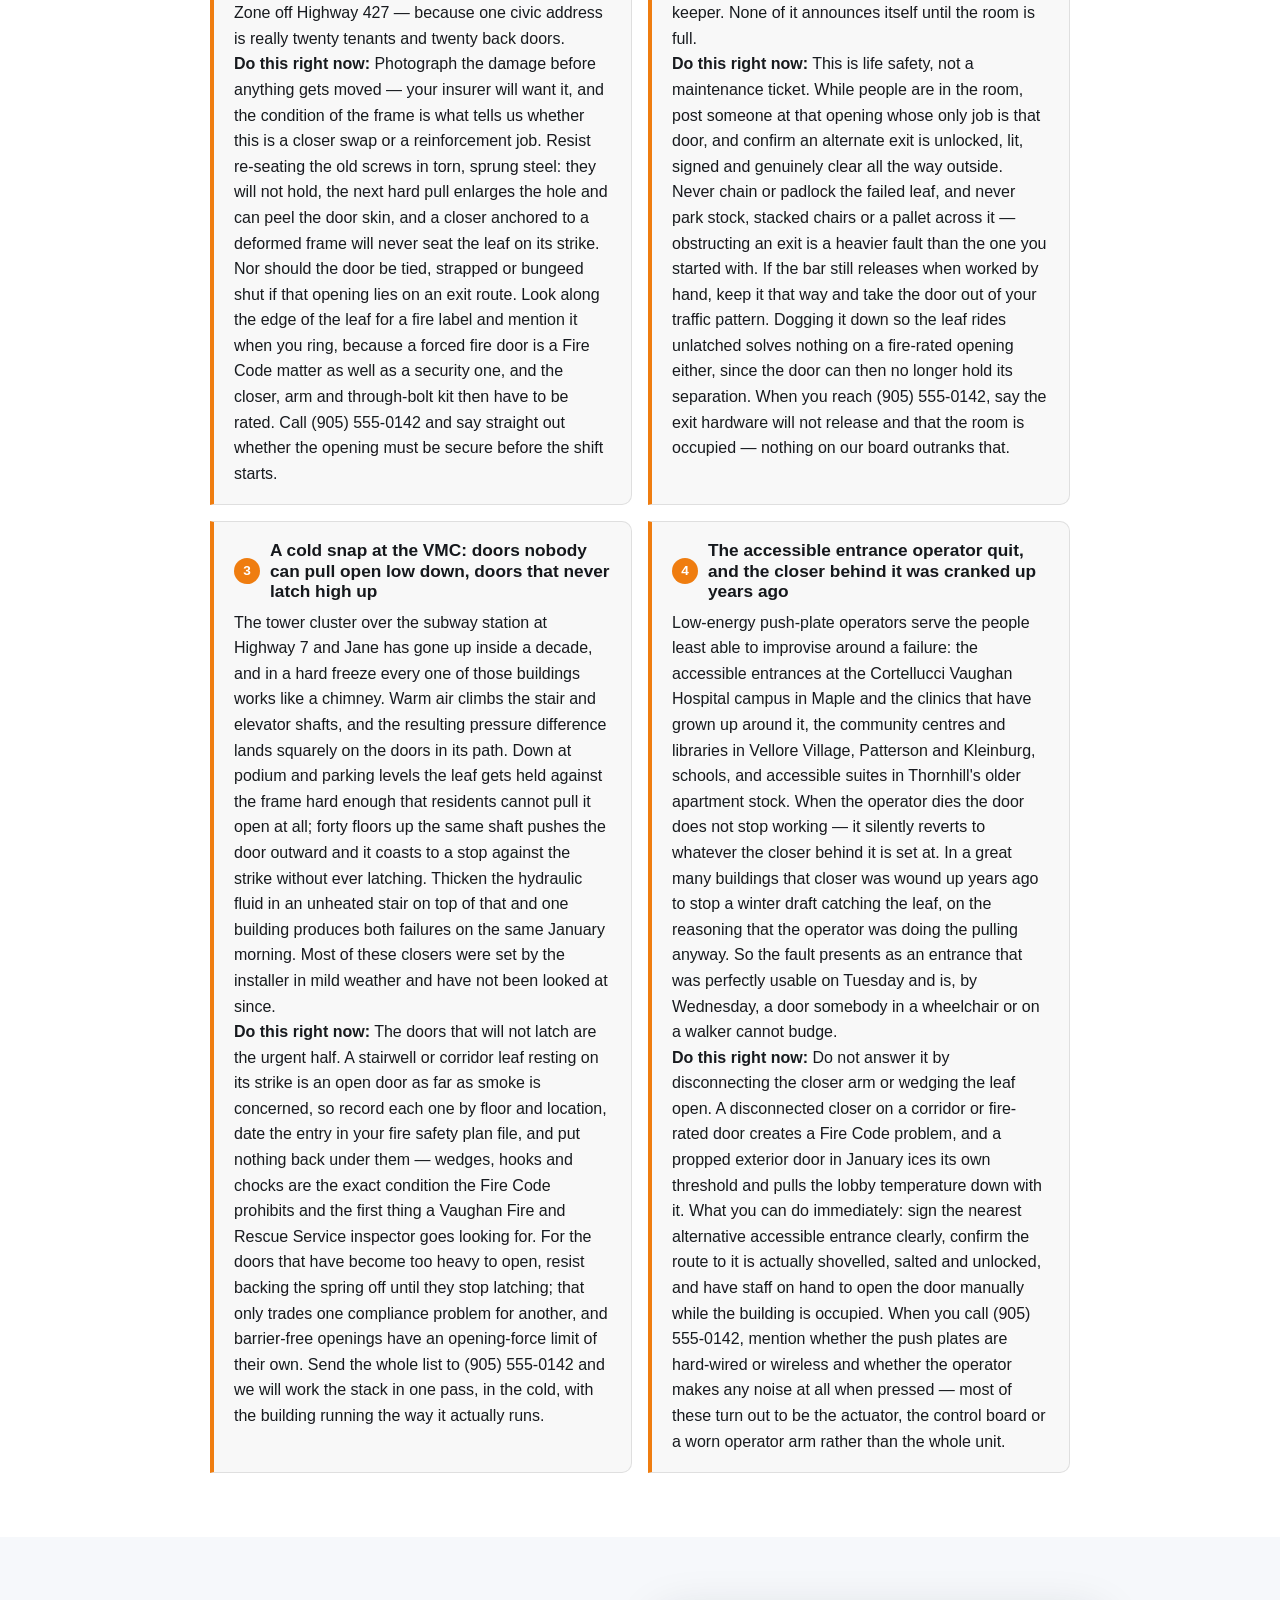
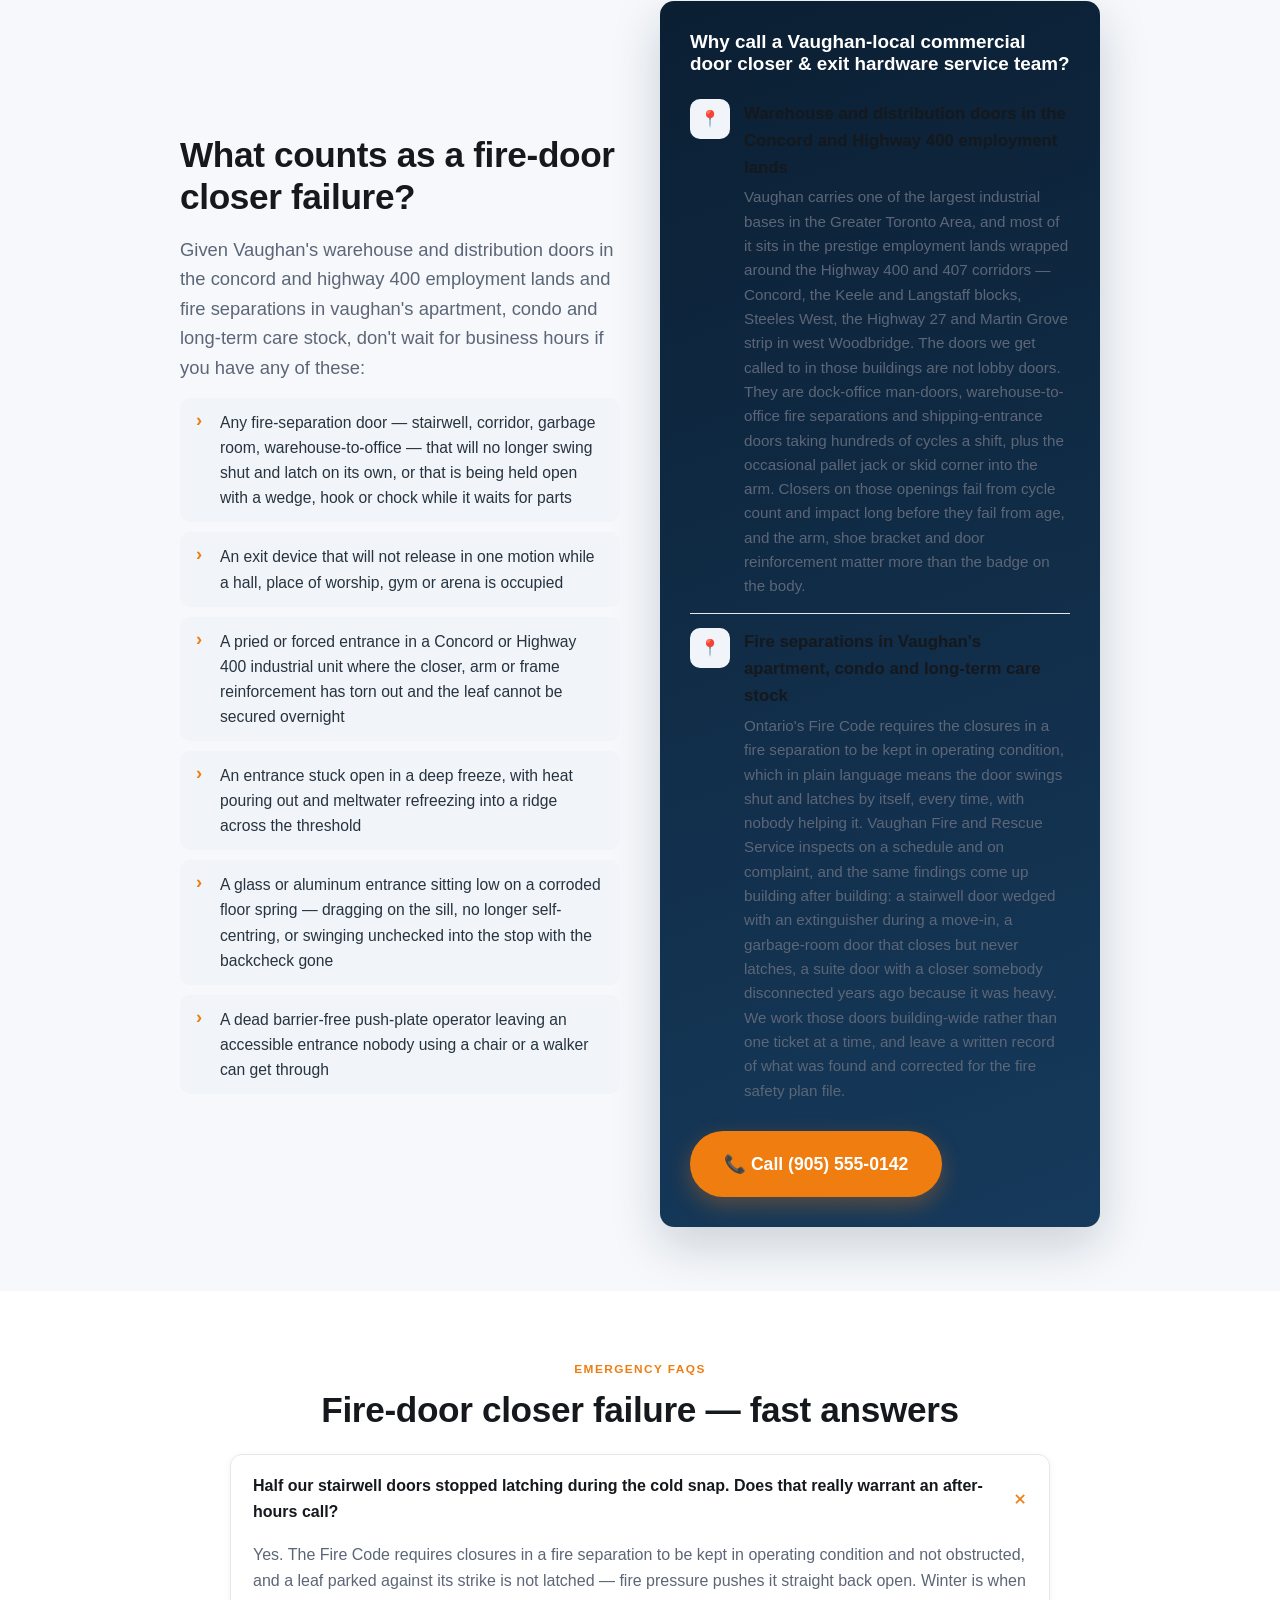
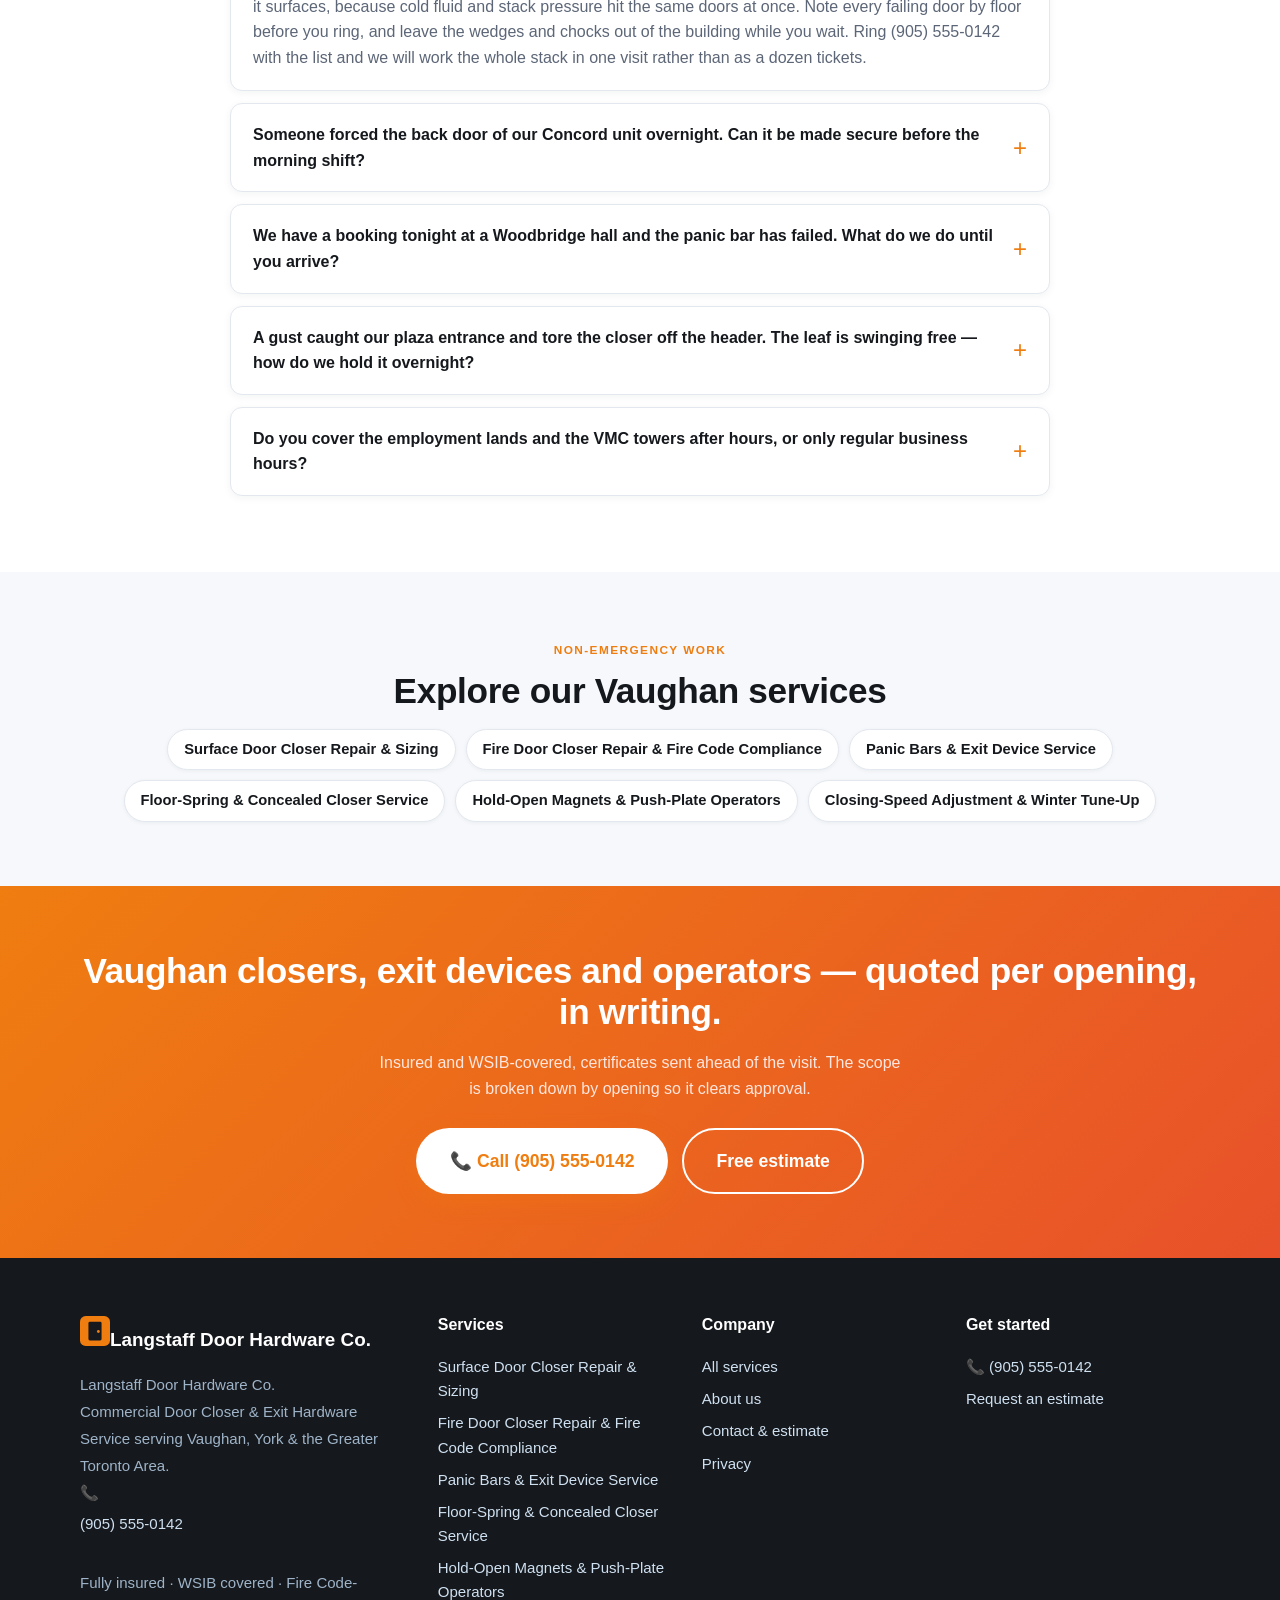
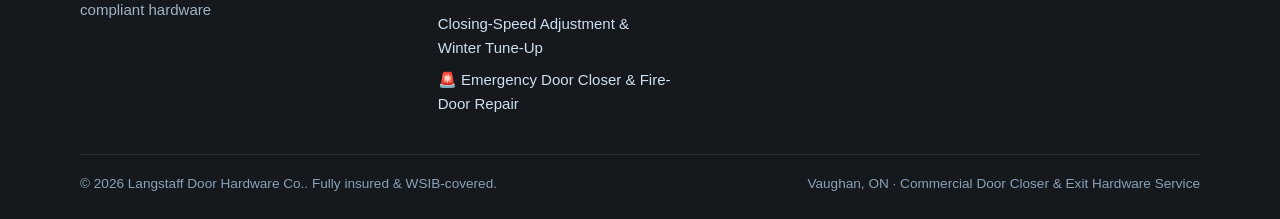
<file: services/emergency-door-closer-repair/index.html>
<!DOCTYPE html><html lang="en-CA"><head>
<meta charset="utf-8"><meta name="viewport" content="width=device-width, initial-scale=1, viewport-fit=cover">
<title>Emergency Door Closer &amp; Fire-Door Repair in Vaughan</title><meta name="description" content="Fire-door closer failure in Vaughan? Emergency Door Closer &amp; Fire-Door Repair — priority same-day and next-day response.">
<link rel="canonical" href="https://www.vaughandoorcloser.com/services/emergency-door-closer-repair/"><link rel="alternate" hreflang="en-CA" href="https://www.vaughandoorcloser.com/services/emergency-door-closer-repair/"><link rel="alternate" hreflang="x-default" href="https://www.vaughandoorcloser.com/services/emergency-door-closer-repair/">
<meta name="robots" content="index,follow,max-image-preview:large"><meta name="theme-color" content="#15181c">
<meta name="geo.region" content="CA-ON"><meta name="geo.placename" content="Vaughan"><meta name="geo.position" content="43.8361;-79.4983"><meta name="ICBM" content="43.8361, -79.4983">
<meta property="og:type" content="website"><meta property="og:site_name" content="Langstaff Door Hardware Co."><meta property="og:title" content="Emergency Door Closer &amp; Fire-Door Repair in Vaughan"><meta property="og:description" content="Fire-door closer failure in Vaughan? Emergency Door Closer &amp; Fire-Door Repair — priority same-day and next-day response."><meta property="og:url" content="https://www.vaughandoorcloser.com/services/emergency-door-closer-repair/">
<meta property="og:image" content="https://www.vaughandoorcloser.com/assets/og.png"><meta property="og:image:type" content="image/png"><meta property="og:image:width" content="1200"><meta property="og:image:height" content="630"><meta property="og:image:alt" content="Langstaff Door Hardware Co. — Commercial Door Closer &amp; Exit Hardware Service in Vaughan, ON"><meta property="og:locale" content="en_CA">
<meta name="twitter:card" content="summary_large_image"><meta name="twitter:title" content="Emergency Door Closer &amp; Fire-Door Repair in Vaughan"><meta name="twitter:description" content="Fire-door closer failure in Vaughan? Emergency Door Closer &amp; Fire-Door Repair — priority same-day and next-day response."><meta name="twitter:image" content="https://www.vaughandoorcloser.com/assets/og.png">
<link rel="icon" href="/assets/favicon.svg" type="image/svg+xml"><link rel="icon" href="/favicon.ico" sizes="32x32"><link rel="apple-touch-icon" href="/assets/apple-touch-icon.png">
<link rel="preload" href="/css/styles.css" as="style"><link rel="stylesheet" href="/css/styles.css">
<script type="application/ld+json">{"@context":"https://schema.org","@graph":[{"@type":"Organization","@id":"https://www.vaughandoorcloser.com/#org","name":"Langstaff Door Hardware Co.","url":"https://www.vaughandoorcloser.com/","logo":"https://www.vaughandoorcloser.com/assets/og.png","areaServed":{"@type":"City","name":"Vaughan"},"sameAs":["https://www.vaughandoorcloser.com/"]},{"@type":["HomeAndConstructionBusiness","LocalBusiness"],"@id":"https://www.vaughandoorcloser.com/#business","name":"Langstaff Door Hardware Co.","image":"https://www.vaughandoorcloser.com/assets/og.png","url":"https://www.vaughandoorcloser.com/","telephone":"+19055550142","paymentAccepted":"Cash, Cheque, Credit Card, Interac e-Transfer","parentOrganization":{"@id":"https://www.vaughandoorcloser.com/#org"},"brand":{"@id":"https://www.vaughandoorcloser.com/#org"},"description":"Commercial Door Closer & Exit Hardware Service in Vaughan, ON — Fully insured, WSIB covered, Fire Code-compliant hardware. Priority same-day/next-day urgent response.","address":{"@type":"PostalAddress","addressLocality":"Vaughan","addressRegion":"ON","addressCountry":"CA"},"geo":{"@type":"GeoCoordinates","latitude":43.8361,"longitude":-79.4983},"areaServed":[{"@type":"City","name":"Vaughan"},{"@type":"GeoShape","circle":"43.8361 -79.4983 20000"}],"sameAs":["https://www.vaughandoorcloser.com/"],"hasMap":"https://www.google.com/maps?q=Vaughan%2C%20ON%2C%20Canada","openingHoursSpecification":[{"@type":"OpeningHoursSpecification","dayOfWeek":["Monday","Tuesday","Wednesday","Thursday","Friday"],"opens":"07:00","closes":"18:00"},{"@type":"OpeningHoursSpecification","dayOfWeek":["Saturday"],"opens":"08:00","closes":"15:00"}],"knowsAbout":["commercial door closer & exit hardware service","door closer repair and replacement","fire door self-closing devices","exit and panic hardware","Ontario Fire Code door maintenance","cold-weather closer adjustment","surface door closer repair & sizing","fire door closer repair & fire code compliance","panic bars & exit device service","floor-spring & concealed closer service","hold-open magnets & push-plate operators","closing-speed adjustment & winter tune-up","Vaughan, ON service area"],"hasOfferCatalog":{"@type":"OfferCatalog","name":"Commercial Door Closer & Exit Hardware Service in Vaughan, ON","itemListElement":[{"@type":"Offer","itemOffered":{"@type":"Service","name":"Surface Door Closer Repair & Sizing (Vaughan)","areaServed":{"@type":"City","name":"Vaughan"}}},{"@type":"Offer","itemOffered":{"@type":"Service","name":"Fire Door Closer Repair & Fire Code Compliance (Vaughan)","areaServed":{"@type":"City","name":"Vaughan"}}},{"@type":"Offer","itemOffered":{"@type":"Service","name":"Panic Bars & Exit Device Service (Vaughan)","areaServed":{"@type":"City","name":"Vaughan"}}},{"@type":"Offer","itemOffered":{"@type":"Service","name":"Floor-Spring & Concealed Closer Service (Vaughan)","areaServed":{"@type":"City","name":"Vaughan"}}},{"@type":"Offer","itemOffered":{"@type":"Service","name":"Hold-Open Magnets & Push-Plate Operators (Vaughan)","areaServed":{"@type":"City","name":"Vaughan"}}},{"@type":"Offer","itemOffered":{"@type":"Service","name":"Closing-Speed Adjustment & Winter Tune-Up (Vaughan)","areaServed":{"@type":"City","name":"Vaughan"}}}]}},{"@type":"Service","serviceType":"Emergency Door Closer & Fire-Door Repair","name":"Emergency Door Closer & Fire-Door Repair in Vaughan","description":"priority same-day and next-day response for commercial door closer & exit hardware service emergencies in Vaughan, ON — Fully insured, WSIB covered, Fire Code-compliant hardware.","provider":{"@id":"https://www.vaughandoorcloser.com/#business"},"image":"https://www.vaughandoorcloser.com/assets/og.png","areaServed":{"@type":"City","name":"Vaughan"},"url":"https://www.vaughandoorcloser.com/services/emergency-door-closer-repair/","hoursAvailable":{"@type":"OpeningHoursSpecification","dayOfWeek":["Monday","Tuesday","Wednesday","Thursday","Friday"],"opens":"07:00","closes":"18:00"}},{"@type":"BreadcrumbList","itemListElement":[{"@type":"ListItem","position":1,"name":"Home","item":"https://www.vaughandoorcloser.com/"},{"@type":"ListItem","position":2,"name":"Services","item":"https://www.vaughandoorcloser.com/services/"},{"@type":"ListItem","position":3,"name":"Emergency Door Closer & Fire-Door Repair","item":"https://www.vaughandoorcloser.com/services/emergency-door-closer-repair/"}]},{"@type":"FAQPage","mainEntity":[{"@type":"Question","name":"Half our stairwell doors stopped latching during the cold snap. Does that really warrant an after-hours call?","acceptedAnswer":{"@type":"Answer","text":"Yes. The Fire Code requires closures in a fire separation to be kept in operating condition and not obstructed, and a leaf parked against its strike is not latched — fire pressure pushes it straight back open. Winter is when it surfaces, because cold fluid and stack pressure hit the same doors at once. Note every failing door by floor before you ring, and leave the wedges and chocks out of the building while you wait. Ring (905) 555-0142 with the list and we will work the whole stack in one visit rather than as a dozen tickets."}},{"@type":"Question","name":"Someone forced the back door of our Concord unit overnight. Can it be made secure before the morning shift?","acceptedAnswer":{"@type":"Answer","text":"That is exactly the call we want at that hour. Photograph it, leave the damaged frame alone, and check the door edge for a fire label before you ring — a rated opening decides which closer, arm and through-bolt kit come off the truck. Priority is getting the opening closing, latching and secure again; if the frame is beyond a field repair we will say so and secure it properly for the interim rather than screwing a closer to bent steel and calling it fixed."}},{"@type":"Question","name":"We have a booking tonight at a Woodbridge hall and the panic bar has failed. What do we do until you arrive?","acceptedAnswer":{"@type":"Answer","text":"Station someone at that door for the whole event and make sure an alternative exit is clear, unlocked, lit and signed. Do not chain or block the failed opening, and do not simply dog the bar down on a fire-rated door to make the problem go away. If the bar can still be worked by hand, leave it operable and move your traffic to a different door. Ring (905) 555-0142 and lead with the fact that the room will be occupied — an exit that will not release outranks everything else we have booked."}},{"@type":"Question","name":"A gust caught our plaza entrance and tore the closer off the header. The leaf is swinging free — how do we hold it overnight?","acceptedAnswer":{"@type":"Answer","text":"Get it out of the traffic path rather than lashing it shut. With nothing controlling the swing, a full-lite aluminum leaf slams into the stop or the neighbouring frame, and tempered glass does not chip when it loses that argument — it lets go all at once. Provided the door is not part of a required exit route, lock it out of service and cone the approach; if it is on an exit route, leave it operable and post someone. Keep everyone back from glass already cracked or sitting loose in the stop, and leave those pieces where they are instead of pulling at them. When you ring (905) 555-0142, say whether the arm pulled out of the door, the header, or both — a torn header wants reinforcement, not a longer screw."}},{"@type":"Question","name":"Do you cover the employment lands and the VMC towers after hours, or only regular business hours?","acceptedAnswer":{"@type":"Answer","text":"Both. Fire doors that will not latch, exits that will not release, and forced or free-swinging entrances are the calls we take after hours across Vaughan, from the industrial blocks off Highways 400, 407 and 27 to the towers at Highway 7 and Jane. We do not quote a stopwatch we cannot honour — what we will tell you honestly on the phone is where the technician is coming from and roughly when to expect them, and every job still gets a written, fixed-scope estimate before work begins."}}]}]}</script>
</head><body><a class="skip" href="#main" style="position:absolute;left:-999px">Skip to content</a>
<div class="callstrip">⭐ Free site assessments across Vaughan and the 400 corridor — <a href="tel:+19055550142">Call (905) 555-0142</a></div>
<header class="site"><div class="wrap nav"><a class="brand" href="/" aria-label="Langstaff Door Hardware Co. home"><svg width="30" height="30" viewBox="0 0 32 32" fill="none" aria-hidden="true"><rect width="32" height="32" rx="6" fill="#ef7d10"/><rect x="9" y="6" width="14" height="20" rx="1.5" fill="#15181c"/><circle cx="19.6" cy="16.5" r="1.5" fill="#ef7d10"/></svg>Langstaff Door Hardware Co.</a>
<nav class="nav-links" id="nav" aria-label="Main"><a href="/services/">Services</a><a href="/about/">About</a><a href="/contact/">Contact</a></nav>
<div class="nav-cta"><a class="btn btn-call" href="tel:+19055550142">📞 Call (905) 555-0142</a><button class="menu-btn" aria-label="Open menu" aria-expanded="false" aria-controls="nav"><span aria-hidden="true">☰</span></button></div>
</div></header><main id="main"><div class="wrap"><nav class="crumbs" aria-label="Breadcrumb"><a href="/">Home</a> › <a href="/services/">Services</a> › <span aria-current="page">Emergency Door Closer &amp; Fire-Door Repair</span></nav></div><section class="section emg-hero" style="padding-top:18px"><div class="wrap"><span class="eyebrow">Vaughan · priority same-day and next-day response</span><h1>Emergency Door Closer &amp; Fire-Door Repair in Vaughan</h1><p class="answer-capsule" data-answer>Ring (905) 555-0142 — the after-hours number for Vaughan. Langstaff Door Hardware Co. does closers, fire doors and exit hardware and nothing else, right across York Region: a stairwell leaf resting on its strike at the VMC, a panic bar seized before a Woodbridge event, a Concord dock-office door forced overnight. Say if the building is occupied and if that door carries a fire label. Fixed-scope estimate, in writing, before work starts.</p><div class="hero-cta"><a class="btn btn-call btn-lg" href="tel:+19055550142">📞 Call (905) 555-0142 now</a><a class="btn btn-dark btn-lg" href="/contact/" data-book>Request urgent help</a></div><div class="emg-hours"><strong>Priority urgent scheduling:</strong> priority same-day and next-day response for fire doors that will not close and latch, failed exit hardware and leaking closers. Ontario’s Fire Code requires self-closing fire doors to be kept in working order and never wedged open, so this is not a repair that waits for next week. Regular hours: Mon–Fri 7am–6pm · Sat 8am–3pm.</div></div></section>
<section class="section alt"><div class="wrap" style="max-width:900px"><h2>Common Vaughan fire-door closer failure scenarios — and what to do right now</h2><p class="lead" style="max-width:72ch">If you’re mid-emergency in Vaughan, the fastest fix is to call (905) 555-0142. Here’s how to stay safe and limit the damage while we’re on the way:</p><div class="emg-grid"><div class="emg-card"><h3><span class="emg-num" aria-hidden="true">1</span> Forced overnight through the dock-office man-door, and the closer came away with the frame</h3><p>Break-ins in Vaughan&#39;s industrial stock rarely come through an overhead door. They come through the personnel door beside the dock leveller: a hollow-metal leaf in a knock-down frame, hung on a closer bolted into sheet steel with nothing solid behind it. A bar worked into the head or the strike side springs the frame far enough to pop the latch, and the shoe bracket, the soffit plate or the top corner of the leaf tears out with it. Whoever unlocks the building at six finds the door standing half open, the unit cold since midnight, and a ridge of refrozen meltwater set across the threshold. Multi-tenant industrial condominium blocks take the brunt of it — Bradwick, Keele and Langstaff through Concord, the Highway 27 and Martin Grove strip in west Woodbridge, the distribution buildings out in the Vaughan Enterprise Zone off Highway 427 — because one civic address is really twenty tenants and twenty back doors.</p><p><strong>Do this right now:</strong> Photograph the damage before anything gets moved — your insurer will want it, and the condition of the frame is what tells us whether this is a closer swap or a reinforcement job. Resist re-seating the old screws in torn, sprung steel: they will not hold, the next hard pull enlarges the hole and can peel the door skin, and a closer anchored to a deformed frame will never seat the leaf on its strike. Nor should the door be tied, strapped or bungeed shut if that opening lies on an exit route. Look along the edge of the leaf for a fire label and mention it when you ring, because a forced fire door is a Fire Code matter as well as a security one, and the closer, arm and through-bolt kit then have to be rated. Call (905) 555-0142 and say straight out whether the opening must be secure before the shift starts.</p></div><div class="emg-card"><h3><span class="emg-num" aria-hidden="true">2</span> Three hundred people in a Highway 7 hall and the exit device has stopped releasing</h3><p>For a suburban city, Vaughan carries an unusual density of assembly space — the banquet and event halls strung along Highway 7, Highway 27 and Rowntree Dairy Road through Woodbridge, places of worship, arenas, school gyms and the community centres out in Maple, Vellore Village, Patterson and Kleinburg. Panic hardware exists on those exits for one reason: the door has to release in a single motion, under crowd load, in the dark, operated by people who have never touched it before. The actual failures are mundane. Brine and grit off the parking lot work into the bottom rod of a surface vertical-rod device until the latch stops retracting fully. A touch bar gets bent by a catering cart. Outside trim seizes after a salty winter. The building shifts a few millimetres and the top latch stops reaching its keeper. None of it announces itself until the room is full.</p><p><strong>Do this right now:</strong> This is life safety, not a maintenance ticket. While people are in the room, post someone at that opening whose only job is that door, and confirm an alternate exit is unlocked, lit, signed and genuinely clear all the way outside. Never chain or padlock the failed leaf, and never park stock, stacked chairs or a pallet across it — obstructing an exit is a heavier fault than the one you started with. If the bar still releases when worked by hand, keep it that way and take the door out of your traffic pattern. Dogging it down so the leaf rides unlatched solves nothing on a fire-rated opening either, since the door can then no longer hold its separation. When you reach (905) 555-0142, say the exit hardware will not release and that the room is occupied — nothing on our board outranks that.</p></div><div class="emg-card"><h3><span class="emg-num" aria-hidden="true">3</span> A cold snap at the VMC: doors nobody can pull open low down, doors that never latch high up</h3><p>The tower cluster over the subway station at Highway 7 and Jane has gone up inside a decade, and in a hard freeze every one of those buildings works like a chimney. Warm air climbs the stair and elevator shafts, and the resulting pressure difference lands squarely on the doors in its path. Down at podium and parking levels the leaf gets held against the frame hard enough that residents cannot pull it open at all; forty floors up the same shaft pushes the door outward and it coasts to a stop against the strike without ever latching. Thicken the hydraulic fluid in an unheated stair on top of that and one building produces both failures on the same January morning. Most of these closers were set by the installer in mild weather and have not been looked at since.</p><p><strong>Do this right now:</strong> The doors that will not latch are the urgent half. A stairwell or corridor leaf resting on its strike is an open door as far as smoke is concerned, so record each one by floor and location, date the entry in your fire safety plan file, and put nothing back under them — wedges, hooks and chocks are the exact condition the Fire Code prohibits and the first thing a Vaughan Fire and Rescue Service inspector goes looking for. For the doors that have become too heavy to open, resist backing the spring off until they stop latching; that only trades one compliance problem for another, and barrier-free openings have an opening-force limit of their own. Send the whole list to (905) 555-0142 and we will work the stack in one pass, in the cold, with the building running the way it actually runs.</p></div><div class="emg-card"><h3><span class="emg-num" aria-hidden="true">4</span> The accessible entrance operator quit, and the closer behind it was cranked up years ago</h3><p>Low-energy push-plate operators serve the people least able to improvise around a failure: the accessible entrances at the Cortellucci Vaughan Hospital campus in Maple and the clinics that have grown up around it, the community centres and libraries in Vellore Village, Patterson and Kleinburg, schools, and accessible suites in Thornhill&#39;s older apartment stock. When the operator dies the door does not stop working — it silently reverts to whatever the closer behind it is set at. In a great many buildings that closer was wound up years ago to stop a winter draft catching the leaf, on the reasoning that the operator was doing the pulling anyway. So the fault presents as an entrance that was perfectly usable on Tuesday and is, by Wednesday, a door somebody in a wheelchair or on a walker cannot budge.</p><p><strong>Do this right now:</strong> Do not answer it by disconnecting the closer arm or wedging the leaf open. A disconnected closer on a corridor or fire-rated door creates a Fire Code problem, and a propped exterior door in January ices its own threshold and pulls the lobby temperature down with it. What you can do immediately: sign the nearest alternative accessible entrance clearly, confirm the route to it is actually shovelled, salted and unlocked, and have staff on hand to open the door manually while the building is occupied. When you call (905) 555-0142, mention whether the push plates are hard-wired or wireless and whether the operator makes any noise at all when pressed — most of these turn out to be the actuator, the control board or a worn operator arm rather than the whole unit.</p></div></div></div></section>
<section class="section"><div class="wrap split" style="max-width:960px;margin:0 auto"><div><h2>What counts as a fire-door closer failure?</h2><p class="lead" style="max-width:64ch">Given Vaughan's warehouse and distribution doors in the concord and highway 400 employment lands and fire separations in vaughan&#39;s apartment, condo and long-term care stock, don't wait for business hours if you have any of these:</p><ul class="factors"><li>Any fire-separation door — stairwell, corridor, garbage room, warehouse-to-office — that will no longer swing shut and latch on its own, or that is being held open with a wedge, hook or chock while it waits for parts</li><li>An exit device that will not release in one motion while a hall, place of worship, gym or arena is occupied</li><li>A pried or forced entrance in a Concord or Highway 400 industrial unit where the closer, arm or frame reinforcement has torn out and the leaf cannot be secured overnight</li><li>An entrance stuck open in a deep freeze, with heat pouring out and meltwater refreezing into a ridge across the threshold</li><li>A glass or aluminum entrance sitting low on a corroded floor spring — dragging on the sill, no longer self-centring, or swinging unchecked into the stop with the backcheck gone</li><li>A dead barrier-free push-plate operator leaving an accessible entrance nobody using a chair or a walker can get through</li></ul></div><div class="panel"><h3>Why call a Vaughan-local commercial door closer &amp; exit hardware service team?</h3><ul class="feature-list" style="margin-top:6px"><li><span class="fi" aria-hidden="true">📍</span><div><h4>Warehouse and distribution doors in the Concord and Highway 400 employment lands</h4><p>Vaughan carries one of the largest industrial bases in the Greater Toronto Area, and most of it sits in the prestige employment lands wrapped around the Highway 400 and 407 corridors — Concord, the Keele and Langstaff blocks, Steeles West, the Highway 27 and Martin Grove strip in west Woodbridge. The doors we get called to in those buildings are not lobby doors. They are dock-office man-doors, warehouse-to-office fire separations and shipping-entrance doors taking hundreds of cycles a shift, plus the occasional pallet jack or skid corner into the arm. Closers on those openings fail from cycle count and impact long before they fail from age, and the arm, shoe bracket and door reinforcement matter more than the badge on the body.</p></div></li><li><span class="fi" aria-hidden="true">📍</span><div><h4>Fire separations in Vaughan&#39;s apartment, condo and long-term care stock</h4><p>Ontario&#39;s Fire Code requires the closures in a fire separation to be kept in operating condition, which in plain language means the door swings shut and latches by itself, every time, with nobody helping it. Vaughan Fire and Rescue Service inspects on a schedule and on complaint, and the same findings come up building after building: a stairwell door wedged with an extinguisher during a move-in, a garbage-room door that closes but never latches, a suite door with a closer somebody disconnected years ago because it was heavy. We work those doors building-wide rather than one ticket at a time, and leave a written record of what was found and corrected for the fire safety plan file.</p></div></li></ul><a class="btn btn-call btn-lg" href="tel:+19055550142" style="margin-top:14px">📞 Call (905) 555-0142</a></div></div></section>
<section class="section alt"><div class="wrap center"><span class="eyebrow">Emergency FAQs</span><h2>Fire-door closer failure — fast answers</h2></div><div class="wrap" style="margin-top:24px"><div class="faq" style="max-width:820px;margin:0 auto"><details open><summary>Half our stairwell doors stopped latching during the cold snap. Does that really warrant an after-hours call?</summary><p>Yes. The Fire Code requires closures in a fire separation to be kept in operating condition and not obstructed, and a leaf parked against its strike is not latched — fire pressure pushes it straight back open. Winter is when it surfaces, because cold fluid and stack pressure hit the same doors at once. Note every failing door by floor before you ring, and leave the wedges and chocks out of the building while you wait. Ring (905) 555-0142 with the list and we will work the whole stack in one visit rather than as a dozen tickets.</p></details><details><summary>Someone forced the back door of our Concord unit overnight. Can it be made secure before the morning shift?</summary><p>That is exactly the call we want at that hour. Photograph it, leave the damaged frame alone, and check the door edge for a fire label before you ring — a rated opening decides which closer, arm and through-bolt kit come off the truck. Priority is getting the opening closing, latching and secure again; if the frame is beyond a field repair we will say so and secure it properly for the interim rather than screwing a closer to bent steel and calling it fixed.</p></details><details><summary>We have a booking tonight at a Woodbridge hall and the panic bar has failed. What do we do until you arrive?</summary><p>Station someone at that door for the whole event and make sure an alternative exit is clear, unlocked, lit and signed. Do not chain or block the failed opening, and do not simply dog the bar down on a fire-rated door to make the problem go away. If the bar can still be worked by hand, leave it operable and move your traffic to a different door. Ring (905) 555-0142 and lead with the fact that the room will be occupied — an exit that will not release outranks everything else we have booked.</p></details><details><summary>A gust caught our plaza entrance and tore the closer off the header. The leaf is swinging free — how do we hold it overnight?</summary><p>Get it out of the traffic path rather than lashing it shut. With nothing controlling the swing, a full-lite aluminum leaf slams into the stop or the neighbouring frame, and tempered glass does not chip when it loses that argument — it lets go all at once. Provided the door is not part of a required exit route, lock it out of service and cone the approach; if it is on an exit route, leave it operable and post someone. Keep everyone back from glass already cracked or sitting loose in the stop, and leave those pieces where they are instead of pulling at them. When you ring (905) 555-0142, say whether the arm pulled out of the door, the header, or both — a torn header wants reinforcement, not a longer screw.</p></details><details><summary>Do you cover the employment lands and the VMC towers after hours, or only regular business hours?</summary><p>Both. Fire doors that will not latch, exits that will not release, and forced or free-swinging entrances are the calls we take after hours across Vaughan, from the industrial blocks off Highways 400, 407 and 27 to the towers at Highway 7 and Jane. We do not quote a stopwatch we cannot honour — what we will tell you honestly on the phone is where the technician is coming from and roughly when to expect them, and every job still gets a written, fixed-scope estimate before work begins.</p></details></div></div></section>
<section class="section"><div class="wrap center"><span class="eyebrow">Non-emergency work</span><h2>Explore our Vaughan services</h2><div class="chips" style="justify-content:center;margin-top:16px"><a class="chip" href="/services/surface-door-closer-repair/">Surface Door Closer Repair &amp; Sizing</a><a class="chip" href="/services/fire-door-closer-service/">Fire Door Closer Repair &amp; Fire Code Compliance</a><a class="chip" href="/services/panic-bars-exit-devices/">Panic Bars &amp; Exit Device Service</a><a class="chip" href="/services/concealed-floor-spring-closers/">Floor-Spring &amp; Concealed Closer Service</a><a class="chip" href="/services/hold-opens-automatic-operators/">Hold-Open Magnets &amp; Push-Plate Operators</a><a class="chip" href="/services/closing-speed-adjustment/">Closing-Speed Adjustment &amp; Winter Tune-Up</a></div></div></section>
<section class="section cta-band"><div class="wrap"><h2>Vaughan closers, exit devices and operators — quoted per opening, in writing.</h2><p>Insured and WSIB-covered, certificates sent ahead of the visit. The scope is broken down by opening so it clears approval.</p><div class="hero-cta" style="justify-content:center"><a class="btn btn-call btn-lg" href="tel:+19055550142">📞 Call (905) 555-0142</a><a class="btn btn-ghost btn-lg" href="/contact/" data-book>Free estimate</a></div></div></section></main><footer class="site"><div class="wrap"><div class="cols">
<div><a class="brand" href="/" aria-label="Langstaff Door Hardware Co. home"><svg width="30" height="30" viewBox="0 0 32 32" fill="none" aria-hidden="true"><rect width="32" height="32" rx="6" fill="#ef7d10"/><rect x="9" y="6" width="14" height="20" rx="1.5" fill="#15181c"/><circle cx="19.6" cy="16.5" r="1.5" fill="#ef7d10"/></svg>Langstaff Door Hardware Co.</a><address class="nap" style="font-style:normal">Langstaff Door Hardware Co.<br>Commercial Door Closer &amp; Exit Hardware Service serving Vaughan, York &amp; the Greater Toronto Area.<br>📞 <a href="tel:+19055550142">(905) 555-0142</a><br>Fully insured · WSIB covered · Fire Code-compliant hardware</address></div>
<div><h4>Services</h4><a href="/services/surface-door-closer-repair/">Surface Door Closer Repair &amp; Sizing</a><a href="/services/fire-door-closer-service/">Fire Door Closer Repair &amp; Fire Code Compliance</a><a href="/services/panic-bars-exit-devices/">Panic Bars &amp; Exit Device Service</a><a href="/services/concealed-floor-spring-closers/">Floor-Spring &amp; Concealed Closer Service</a><a href="/services/hold-opens-automatic-operators/">Hold-Open Magnets &amp; Push-Plate Operators</a><a href="/services/closing-speed-adjustment/">Closing-Speed Adjustment &amp; Winter Tune-Up</a><a href="/services/emergency-door-closer-repair/">🚨 Emergency Door Closer &amp; Fire-Door Repair</a></div>
<div><h4>Company</h4><a href="/services/">All services</a><a href="/about/">About us</a><a href="/contact/">Contact &amp; estimate</a><a href="/privacy/">Privacy</a></div>
<div><h4>Get started</h4><a href="tel:+19055550142">📞 (905) 555-0142</a><a href="/contact/" data-book>Request an estimate</a></div>
</div><div class="legal"><span>© 2026 Langstaff Door Hardware Co.. Fully insured &amp; WSIB-covered.</span><span>Vaughan, ON · Commercial Door Closer &amp; Exit Hardware Service</span></div></div></footer><a class="fab-call" href="tel:+19055550142" aria-label="Call Langstaff Door Hardware Co."><span aria-hidden="true">📞</span> Call (905) 555-0142</a>
<div class="callbar"><a class="btn btn-call" href="tel:+19055550142">📞 Call now</a><a class="btn btn-dark" href="/contact/" data-book>Free estimate</a></div>
<script src="/js/main.js" defer></script></body></html>
</file>
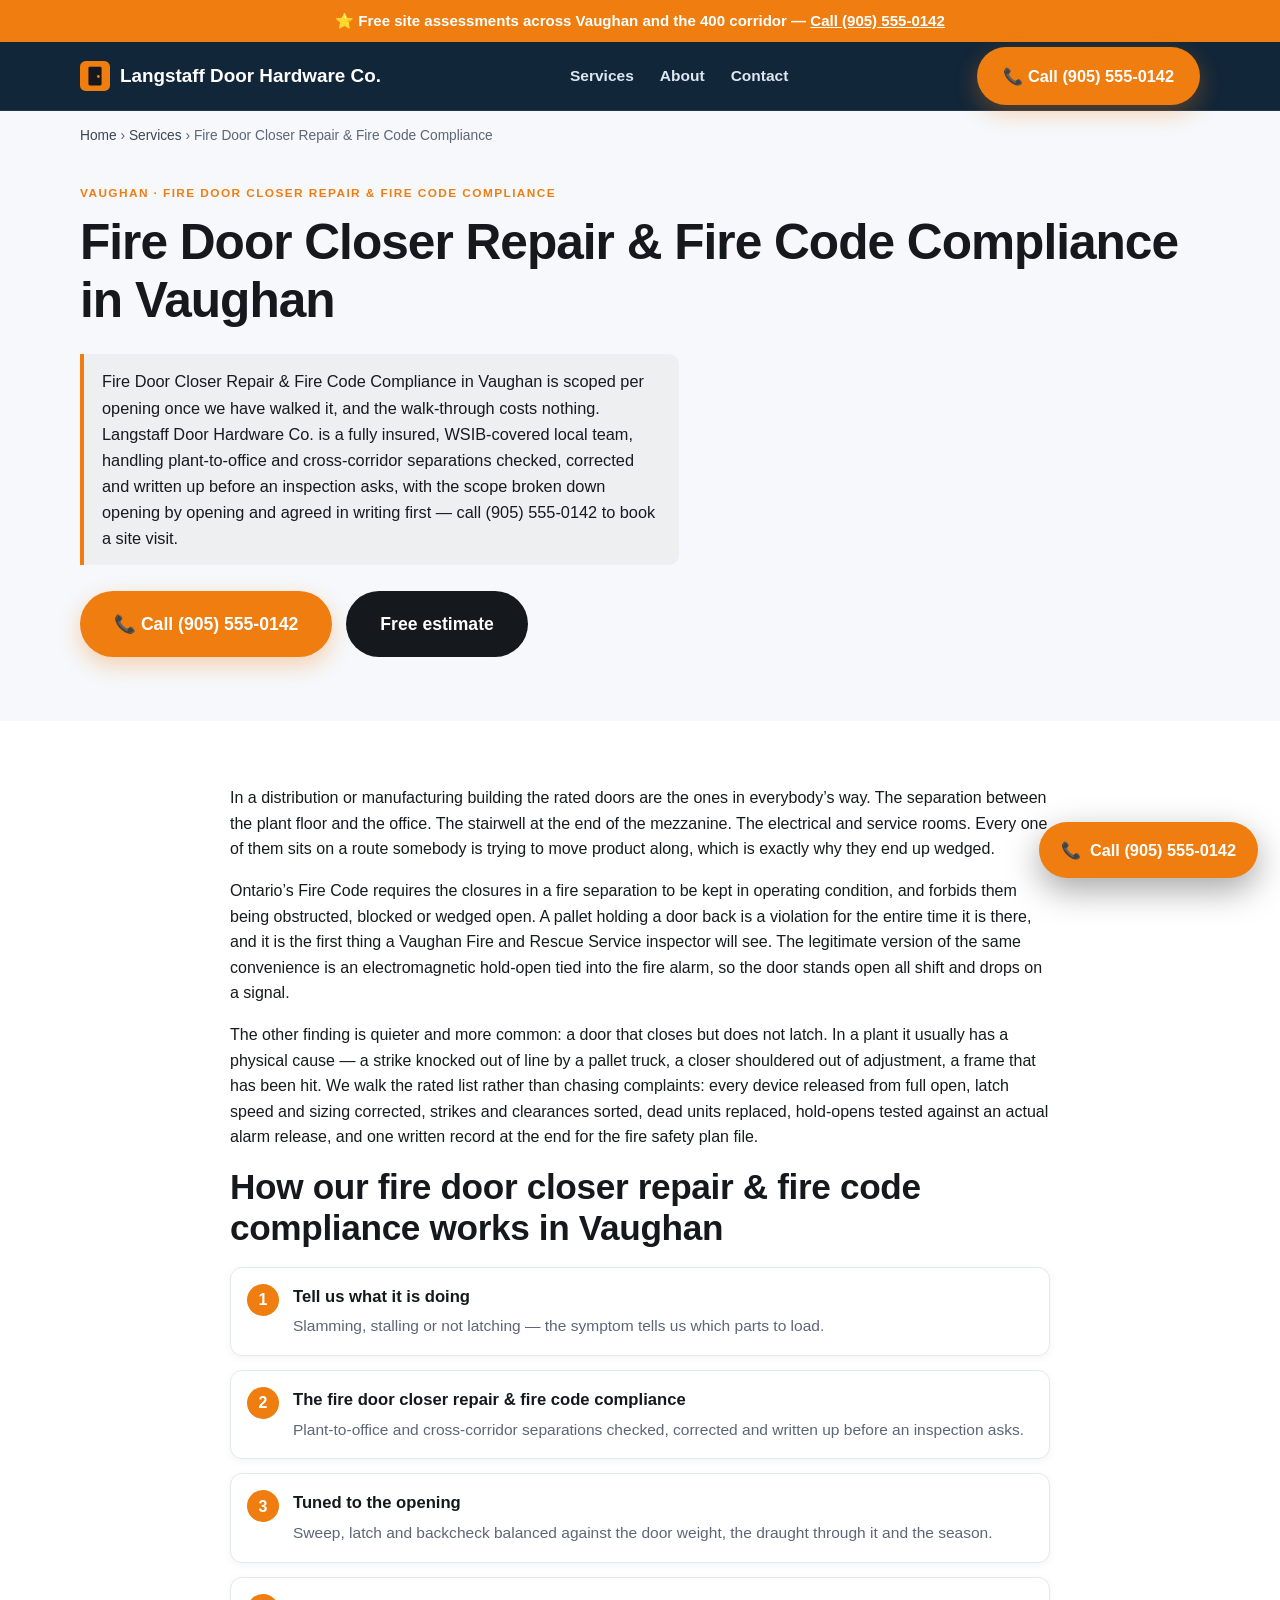
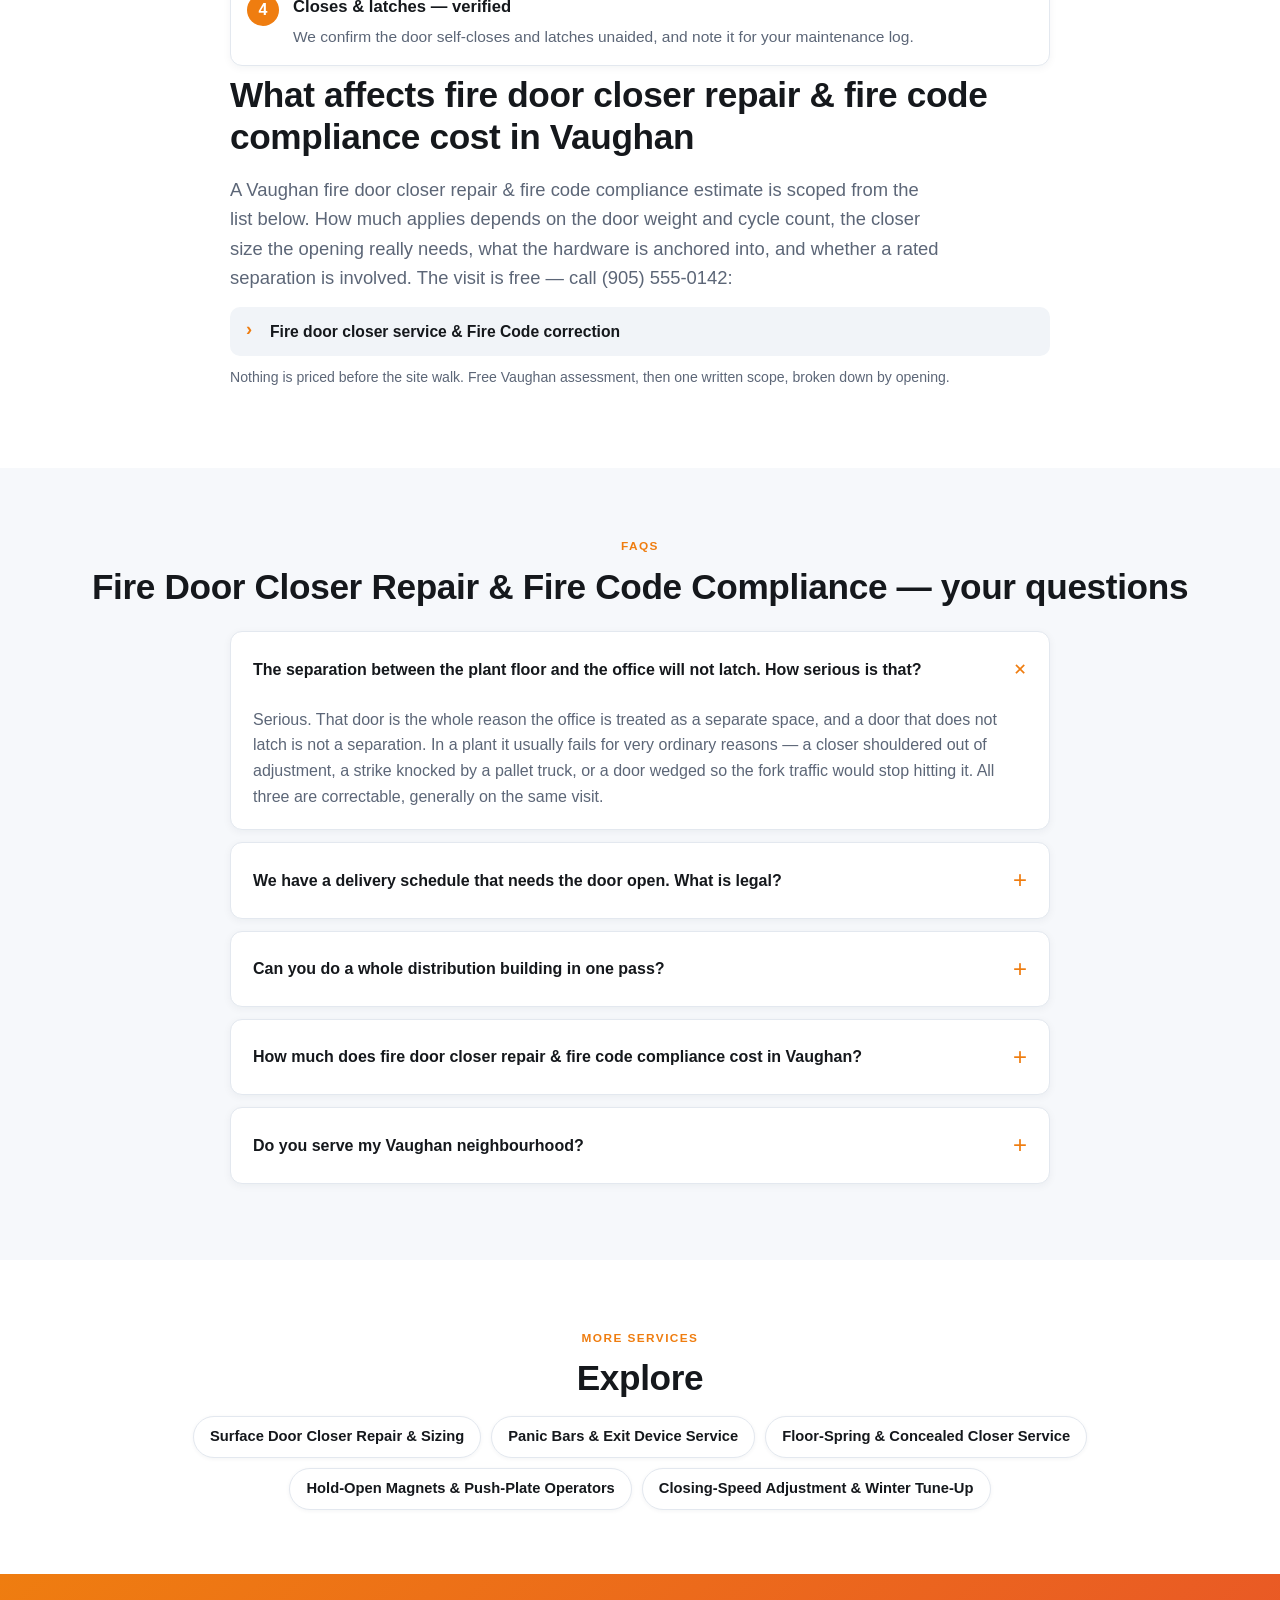
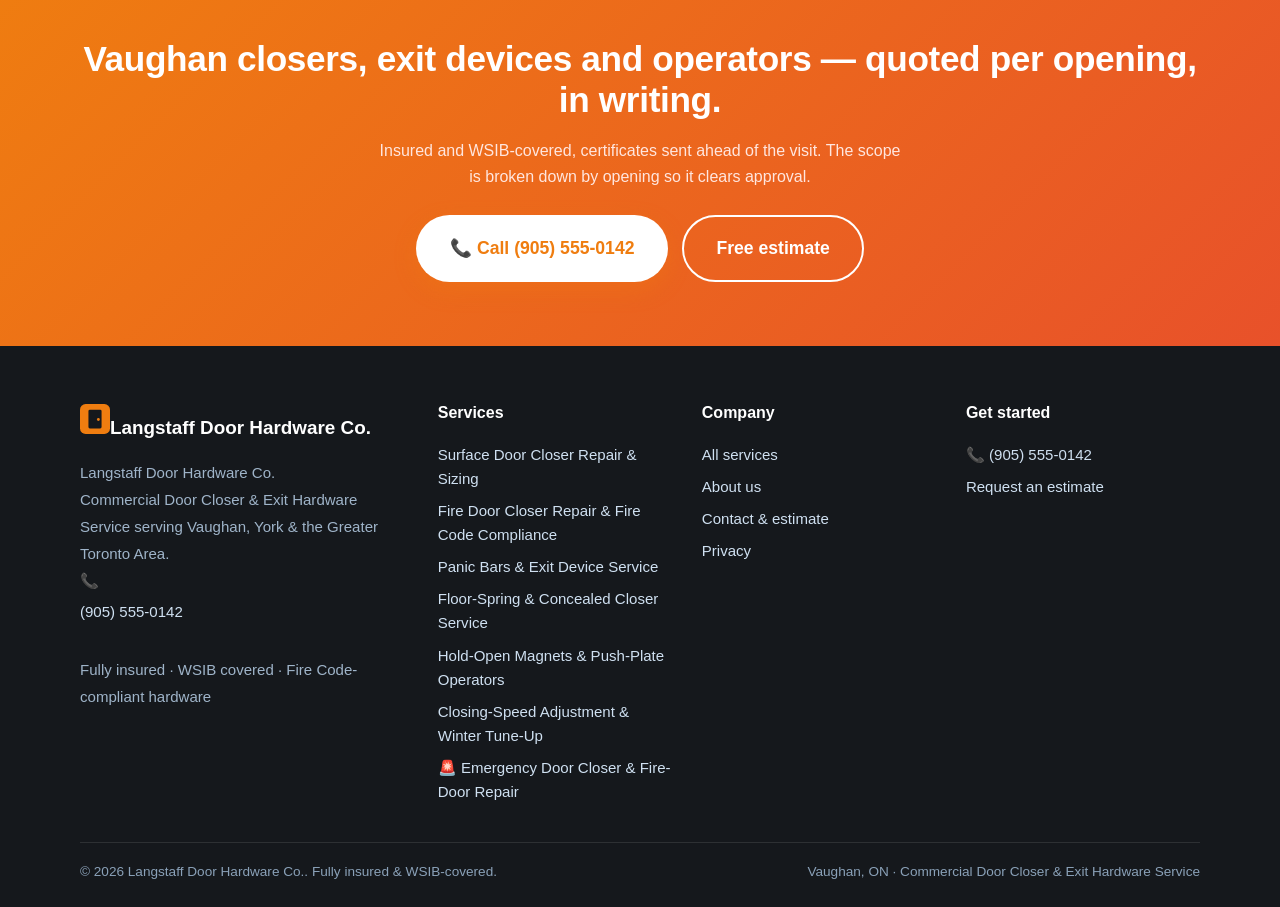
<file: services/fire-door-closer-service/index.html>
<!DOCTYPE html><html lang="en-CA"><head>
<meta charset="utf-8"><meta name="viewport" content="width=device-width, initial-scale=1, viewport-fit=cover">
<title>Fire Door Closer Repair &amp; Fire Code Compliance in Vaughan</title><meta name="description" content="Fire Door Closer Repair &amp; Fire Code Compliance in Vaughan, ON. Plant-to-office and cross-corridor separations checked, corrected and written up before an.">
<link rel="canonical" href="https://www.vaughandoorcloser.com/services/fire-door-closer-service/"><link rel="alternate" hreflang="en-CA" href="https://www.vaughandoorcloser.com/services/fire-door-closer-service/"><link rel="alternate" hreflang="x-default" href="https://www.vaughandoorcloser.com/services/fire-door-closer-service/">
<meta name="robots" content="index,follow,max-image-preview:large"><meta name="theme-color" content="#15181c">
<meta name="geo.region" content="CA-ON"><meta name="geo.placename" content="Vaughan"><meta name="geo.position" content="43.8361;-79.4983"><meta name="ICBM" content="43.8361, -79.4983">
<meta property="og:type" content="website"><meta property="og:site_name" content="Langstaff Door Hardware Co."><meta property="og:title" content="Fire Door Closer Repair &amp; Fire Code Compliance in Vaughan"><meta property="og:description" content="Fire Door Closer Repair &amp; Fire Code Compliance in Vaughan, ON. Plant-to-office and cross-corridor separations checked, corrected and written up before an."><meta property="og:url" content="https://www.vaughandoorcloser.com/services/fire-door-closer-service/">
<meta property="og:image" content="https://www.vaughandoorcloser.com/assets/og.png"><meta property="og:image:type" content="image/png"><meta property="og:image:width" content="1200"><meta property="og:image:height" content="630"><meta property="og:image:alt" content="Langstaff Door Hardware Co. — Commercial Door Closer &amp; Exit Hardware Service in Vaughan, ON"><meta property="og:locale" content="en_CA">
<meta name="twitter:card" content="summary_large_image"><meta name="twitter:title" content="Fire Door Closer Repair &amp; Fire Code Compliance in Vaughan"><meta name="twitter:description" content="Fire Door Closer Repair &amp; Fire Code Compliance in Vaughan, ON. Plant-to-office and cross-corridor separations checked, corrected and written up before an."><meta name="twitter:image" content="https://www.vaughandoorcloser.com/assets/og.png">
<link rel="icon" href="/assets/favicon.svg" type="image/svg+xml"><link rel="icon" href="/favicon.ico" sizes="32x32"><link rel="apple-touch-icon" href="/assets/apple-touch-icon.png">
<link rel="preload" href="/css/styles.css" as="style"><link rel="stylesheet" href="/css/styles.css">
<script type="application/ld+json">{"@context":"https://schema.org","@graph":[{"@type":"Organization","@id":"https://www.vaughandoorcloser.com/#org","name":"Langstaff Door Hardware Co.","url":"https://www.vaughandoorcloser.com/","logo":"https://www.vaughandoorcloser.com/assets/og.png","areaServed":{"@type":"City","name":"Vaughan"},"sameAs":["https://www.vaughandoorcloser.com/"]},{"@type":["HomeAndConstructionBusiness","LocalBusiness"],"@id":"https://www.vaughandoorcloser.com/#business","name":"Langstaff Door Hardware Co.","image":"https://www.vaughandoorcloser.com/assets/og.png","url":"https://www.vaughandoorcloser.com/","telephone":"+19055550142","paymentAccepted":"Cash, Cheque, Credit Card, Interac e-Transfer","parentOrganization":{"@id":"https://www.vaughandoorcloser.com/#org"},"brand":{"@id":"https://www.vaughandoorcloser.com/#org"},"description":"Commercial Door Closer & Exit Hardware Service in Vaughan, ON — Fully insured, WSIB covered, Fire Code-compliant hardware. Priority same-day/next-day urgent response.","address":{"@type":"PostalAddress","addressLocality":"Vaughan","addressRegion":"ON","addressCountry":"CA"},"geo":{"@type":"GeoCoordinates","latitude":43.8361,"longitude":-79.4983},"areaServed":[{"@type":"City","name":"Vaughan"},{"@type":"GeoShape","circle":"43.8361 -79.4983 20000"}],"sameAs":["https://www.vaughandoorcloser.com/"],"hasMap":"https://www.google.com/maps?q=Vaughan%2C%20ON%2C%20Canada","openingHoursSpecification":[{"@type":"OpeningHoursSpecification","dayOfWeek":["Monday","Tuesday","Wednesday","Thursday","Friday"],"opens":"07:00","closes":"18:00"},{"@type":"OpeningHoursSpecification","dayOfWeek":["Saturday"],"opens":"08:00","closes":"15:00"}],"knowsAbout":["commercial door closer & exit hardware service","door closer repair and replacement","fire door self-closing devices","exit and panic hardware","Ontario Fire Code door maintenance","cold-weather closer adjustment","surface door closer repair & sizing","fire door closer repair & fire code compliance","panic bars & exit device service","floor-spring & concealed closer service","hold-open magnets & push-plate operators","closing-speed adjustment & winter tune-up","Vaughan, ON service area"],"hasOfferCatalog":{"@type":"OfferCatalog","name":"Commercial Door Closer & Exit Hardware Service in Vaughan, ON","itemListElement":[{"@type":"Offer","itemOffered":{"@type":"Service","name":"Surface Door Closer Repair & Sizing (Vaughan)","areaServed":{"@type":"City","name":"Vaughan"}}},{"@type":"Offer","itemOffered":{"@type":"Service","name":"Fire Door Closer Repair & Fire Code Compliance (Vaughan)","areaServed":{"@type":"City","name":"Vaughan"}}},{"@type":"Offer","itemOffered":{"@type":"Service","name":"Panic Bars & Exit Device Service (Vaughan)","areaServed":{"@type":"City","name":"Vaughan"}}},{"@type":"Offer","itemOffered":{"@type":"Service","name":"Floor-Spring & Concealed Closer Service (Vaughan)","areaServed":{"@type":"City","name":"Vaughan"}}},{"@type":"Offer","itemOffered":{"@type":"Service","name":"Hold-Open Magnets & Push-Plate Operators (Vaughan)","areaServed":{"@type":"City","name":"Vaughan"}}},{"@type":"Offer","itemOffered":{"@type":"Service","name":"Closing-Speed Adjustment & Winter Tune-Up (Vaughan)","areaServed":{"@type":"City","name":"Vaughan"}}}]}},{"@type":"Service","serviceType":"Fire Door Closer Repair & Fire Code Compliance","name":"Fire Door Closer Repair & Fire Code Compliance in Vaughan","description":"Plant-to-office and cross-corridor separations checked, corrected and written up before an inspection asks.","provider":{"@id":"https://www.vaughandoorcloser.com/#business"},"image":"https://www.vaughandoorcloser.com/assets/og.png","areaServed":{"@type":"City","name":"Vaughan"},"url":"https://www.vaughandoorcloser.com/services/fire-door-closer-service/"},{"@type":"BreadcrumbList","itemListElement":[{"@type":"ListItem","position":1,"name":"Home","item":"https://www.vaughandoorcloser.com/"},{"@type":"ListItem","position":2,"name":"Services","item":"https://www.vaughandoorcloser.com/services/"},{"@type":"ListItem","position":3,"name":"Fire Door Closer Repair & Fire Code Compliance","item":"https://www.vaughandoorcloser.com/services/fire-door-closer-service/"}]},{"@type":"FAQPage","mainEntity":[{"@type":"Question","name":"The separation between the plant floor and the office will not latch. How serious is that?","acceptedAnswer":{"@type":"Answer","text":"Serious. That door is the whole reason the office is treated as a separate space, and a door that does not latch is not a separation. In a plant it usually fails for very ordinary reasons — a closer shouldered out of adjustment, a strike knocked by a pallet truck, or a door wedged so the fork traffic would stop hitting it. All three are correctable, generally on the same visit."}},{"@type":"Question","name":"We have a delivery schedule that needs the door open. What is legal?","acceptedAnswer":{"@type":"Answer","text":"A hold-open device wired to the fire alarm, so the door releases and closes on a signal. Anything that does not release — a wedge, a hook, a length of strapping, a pallet — is a violation the entire time it is in place. On a busy dock corridor a magnetic holder pays for itself the first time it is not written up."}},{"@type":"Question","name":"Can you do a whole distribution building in one pass?","acceptedAnswer":{"@type":"Answer","text":"Yes, and it suits these buildings far better than door-by-door call-outs. We walk the rated list — plant-to-office separations, stairwells, service and electrical rooms, corridor doors — test each from full open, adjust what will adjust, and hand back a single written list of what was corrected and what still needs hardware."}},{"@type":"Question","name":"How much does fire door closer repair & fire code compliance cost in Vaughan?","acceptedAnswer":{"@type":"Answer","text":"Rated separations are quoted from the walked list. In a distribution building most doors adjust and a handful need hardware, and you get both the corrections and the written record under one agreed scope. Call (905) 555-0142."}},{"@type":"Question","name":"Do you serve my Vaughan neighbourhood?","acceptedAnswer":{"@type":"Answer","text":"Yes — we cover Vaughan including Woodbridge, Maple, Concord, Thornhill and the surrounding York area. Call (905) 555-0142 and we'll confirm scheduling for your street."}}]}]}</script>
</head><body><a class="skip" href="#main" style="position:absolute;left:-999px">Skip to content</a>
<div class="callstrip">⭐ Free site assessments across Vaughan and the 400 corridor — <a href="tel:+19055550142">Call (905) 555-0142</a></div>
<header class="site"><div class="wrap nav"><a class="brand" href="/" aria-label="Langstaff Door Hardware Co. home"><svg width="30" height="30" viewBox="0 0 32 32" fill="none" aria-hidden="true"><rect width="32" height="32" rx="6" fill="#ef7d10"/><rect x="9" y="6" width="14" height="20" rx="1.5" fill="#15181c"/><circle cx="19.6" cy="16.5" r="1.5" fill="#ef7d10"/></svg>Langstaff Door Hardware Co.</a>
<nav class="nav-links" id="nav" aria-label="Main"><a href="/services/">Services</a><a href="/about/">About</a><a href="/contact/">Contact</a></nav>
<div class="nav-cta"><a class="btn btn-call" href="tel:+19055550142">📞 Call (905) 555-0142</a><button class="menu-btn" aria-label="Open menu" aria-expanded="false" aria-controls="nav"><span aria-hidden="true">☰</span></button></div>
</div></header><main id="main"><div class="wrap"><nav class="crumbs" aria-label="Breadcrumb"><a href="/">Home</a> › <a href="/services/">Services</a> › <span aria-current="page">Fire Door Closer Repair &amp; Fire Code Compliance</span></nav></div><section class="section" style="padding-top:18px"><div class="wrap"><span class="eyebrow">Vaughan · Fire Door Closer Repair &amp; Fire Code Compliance</span><h1>Fire Door Closer Repair &amp; Fire Code Compliance in Vaughan</h1><p class="answer-capsule" data-answer>Fire Door Closer Repair &amp; Fire Code Compliance in Vaughan is scoped per opening once we have walked it, and the walk-through costs nothing. Langstaff Door Hardware Co. is a fully insured, WSIB-covered local team, handling plant-to-office and cross-corridor separations checked, corrected and written up before an inspection asks, with the scope broken down opening by opening and agreed in writing first — call (905) 555-0142 to book a site visit.</p><div class="hero-cta"><a class="btn btn-call btn-lg" href="tel:+19055550142">📞 Call (905) 555-0142</a><a class="btn btn-dark btn-lg" href="/contact/" data-book>Free estimate</a></div></div></section>
<section class="section alt"><div class="wrap" style="max-width:860px"><p>In a distribution or manufacturing building the rated doors are the ones in everybody’s way. The separation between the plant floor and the office. The stairwell at the end of the mezzanine. The electrical and service rooms. Every one of them sits on a route somebody is trying to move product along, which is exactly why they end up wedged.</p><p>Ontario’s Fire Code requires the closures in a fire separation to be kept in operating condition, and forbids them being obstructed, blocked or wedged open. A pallet holding a door back is a violation for the entire time it is there, and it is the first thing a Vaughan Fire and Rescue Service inspector will see. The legitimate version of the same convenience is an electromagnetic hold-open tied into the fire alarm, so the door stands open all shift and drops on a signal.</p><p>The other finding is quieter and more common: a door that closes but does not latch. In a plant it usually has a physical cause — a strike knocked out of line by a pallet truck, a closer shouldered out of adjustment, a frame that has been hit. We walk the rated list rather than chasing complaints: every device released from full open, latch speed and sizing corrected, strikes and clearances sorted, dead units replaced, hold-opens tested against an actual alarm release, and one written record at the end for the fire safety plan file.</p><h2>How our fire door closer repair &amp; fire code compliance works in Vaughan</h2><ol class="proc"><li><b>Tell us what it is doing</b><span>Slamming, stalling or not latching — the symptom tells us which parts to load.</span></li><li><b>The fire door closer repair &amp; fire code compliance</b><span>Plant-to-office and cross-corridor separations checked, corrected and written up before an inspection asks.</span></li><li><b>Tuned to the opening</b><span>Sweep, latch and backcheck balanced against the door weight, the draught through it and the season.</span></li><li><b>Closes &amp; latches — verified</b><span>We confirm the door self-closes and latches unaided, and note it for your maintenance log.</span></li></ol><h2>What affects fire door closer repair &amp; fire code compliance cost in Vaughan</h2><p class="lead" style="max-width:70ch;margin:0 0 14px">A Vaughan fire door closer repair &amp; fire code compliance estimate is scoped from the list below. How much applies depends on the door weight and cycle count, the closer size the opening really needs, what the hardware is anchored into, and whether a rated separation is involved. The visit is free — call (905) 555-0142:</p><ul class="factors"><li><strong>Fire door closer service &amp; Fire Code correction</strong></li></ul><p class="price-note">Nothing is priced before the site walk. Free Vaughan assessment, then one written scope, broken down by opening.</p></div></section>
<section class="section"><div class="wrap center"><span class="eyebrow">FAQs</span><h2>Fire Door Closer Repair &amp; Fire Code Compliance — your questions</h2></div><div class="wrap" style="margin-top:24px"><div class="faq" style="max-width:820px;margin:0 auto"><details open><summary>The separation between the plant floor and the office will not latch. How serious is that?</summary><p>Serious. That door is the whole reason the office is treated as a separate space, and a door that does not latch is not a separation. In a plant it usually fails for very ordinary reasons — a closer shouldered out of adjustment, a strike knocked by a pallet truck, or a door wedged so the fork traffic would stop hitting it. All three are correctable, generally on the same visit.</p></details><details><summary>We have a delivery schedule that needs the door open. What is legal?</summary><p>A hold-open device wired to the fire alarm, so the door releases and closes on a signal. Anything that does not release — a wedge, a hook, a length of strapping, a pallet — is a violation the entire time it is in place. On a busy dock corridor a magnetic holder pays for itself the first time it is not written up.</p></details><details><summary>Can you do a whole distribution building in one pass?</summary><p>Yes, and it suits these buildings far better than door-by-door call-outs. We walk the rated list — plant-to-office separations, stairwells, service and electrical rooms, corridor doors — test each from full open, adjust what will adjust, and hand back a single written list of what was corrected and what still needs hardware.</p></details><details><summary>How much does fire door closer repair &amp; fire code compliance cost in Vaughan?</summary><p>Rated separations are quoted from the walked list. In a distribution building most doors adjust and a handful need hardware, and you get both the corrections and the written record under one agreed scope. Call (905) 555-0142.</p></details><details><summary>Do you serve my Vaughan neighbourhood?</summary><p>Yes — we cover Vaughan including Woodbridge, Maple, Concord, Thornhill and the surrounding York area. Call (905) 555-0142 and we&#39;ll confirm scheduling for your street.</p></details></div></div></section>
<section class="section alt"><div class="wrap center"><span class="eyebrow">More services</span><h2>Explore</h2><div class="chips" style="justify-content:center;margin-top:16px"><a class="chip" href="/services/surface-door-closer-repair/">Surface Door Closer Repair &amp; Sizing</a><a class="chip" href="/services/panic-bars-exit-devices/">Panic Bars &amp; Exit Device Service</a><a class="chip" href="/services/concealed-floor-spring-closers/">Floor-Spring &amp; Concealed Closer Service</a><a class="chip" href="/services/hold-opens-automatic-operators/">Hold-Open Magnets &amp; Push-Plate Operators</a><a class="chip" href="/services/closing-speed-adjustment/">Closing-Speed Adjustment &amp; Winter Tune-Up</a></div></div></section>
<section class="section cta-band"><div class="wrap"><h2>Vaughan closers, exit devices and operators — quoted per opening, in writing.</h2><p>Insured and WSIB-covered, certificates sent ahead of the visit. The scope is broken down by opening so it clears approval.</p><div class="hero-cta" style="justify-content:center"><a class="btn btn-call btn-lg" href="tel:+19055550142">📞 Call (905) 555-0142</a><a class="btn btn-ghost btn-lg" href="/contact/" data-book>Free estimate</a></div></div></section></main><footer class="site"><div class="wrap"><div class="cols">
<div><a class="brand" href="/" aria-label="Langstaff Door Hardware Co. home"><svg width="30" height="30" viewBox="0 0 32 32" fill="none" aria-hidden="true"><rect width="32" height="32" rx="6" fill="#ef7d10"/><rect x="9" y="6" width="14" height="20" rx="1.5" fill="#15181c"/><circle cx="19.6" cy="16.5" r="1.5" fill="#ef7d10"/></svg>Langstaff Door Hardware Co.</a><address class="nap" style="font-style:normal">Langstaff Door Hardware Co.<br>Commercial Door Closer &amp; Exit Hardware Service serving Vaughan, York &amp; the Greater Toronto Area.<br>📞 <a href="tel:+19055550142">(905) 555-0142</a><br>Fully insured · WSIB covered · Fire Code-compliant hardware</address></div>
<div><h4>Services</h4><a href="/services/surface-door-closer-repair/">Surface Door Closer Repair &amp; Sizing</a><a href="/services/fire-door-closer-service/">Fire Door Closer Repair &amp; Fire Code Compliance</a><a href="/services/panic-bars-exit-devices/">Panic Bars &amp; Exit Device Service</a><a href="/services/concealed-floor-spring-closers/">Floor-Spring &amp; Concealed Closer Service</a><a href="/services/hold-opens-automatic-operators/">Hold-Open Magnets &amp; Push-Plate Operators</a><a href="/services/closing-speed-adjustment/">Closing-Speed Adjustment &amp; Winter Tune-Up</a><a href="/services/emergency-door-closer-repair/">🚨 Emergency Door Closer &amp; Fire-Door Repair</a></div>
<div><h4>Company</h4><a href="/services/">All services</a><a href="/about/">About us</a><a href="/contact/">Contact &amp; estimate</a><a href="/privacy/">Privacy</a></div>
<div><h4>Get started</h4><a href="tel:+19055550142">📞 (905) 555-0142</a><a href="/contact/" data-book>Request an estimate</a></div>
</div><div class="legal"><span>© 2026 Langstaff Door Hardware Co.. Fully insured &amp; WSIB-covered.</span><span>Vaughan, ON · Commercial Door Closer &amp; Exit Hardware Service</span></div></div></footer><a class="fab-call" href="tel:+19055550142" aria-label="Call Langstaff Door Hardware Co."><span aria-hidden="true">📞</span> Call (905) 555-0142</a>
<div class="callbar"><a class="btn btn-call" href="tel:+19055550142">📞 Call now</a><a class="btn btn-dark" href="/contact/" data-book>Free estimate</a></div>
<script src="/js/main.js" defer></script></body></html>
</file>
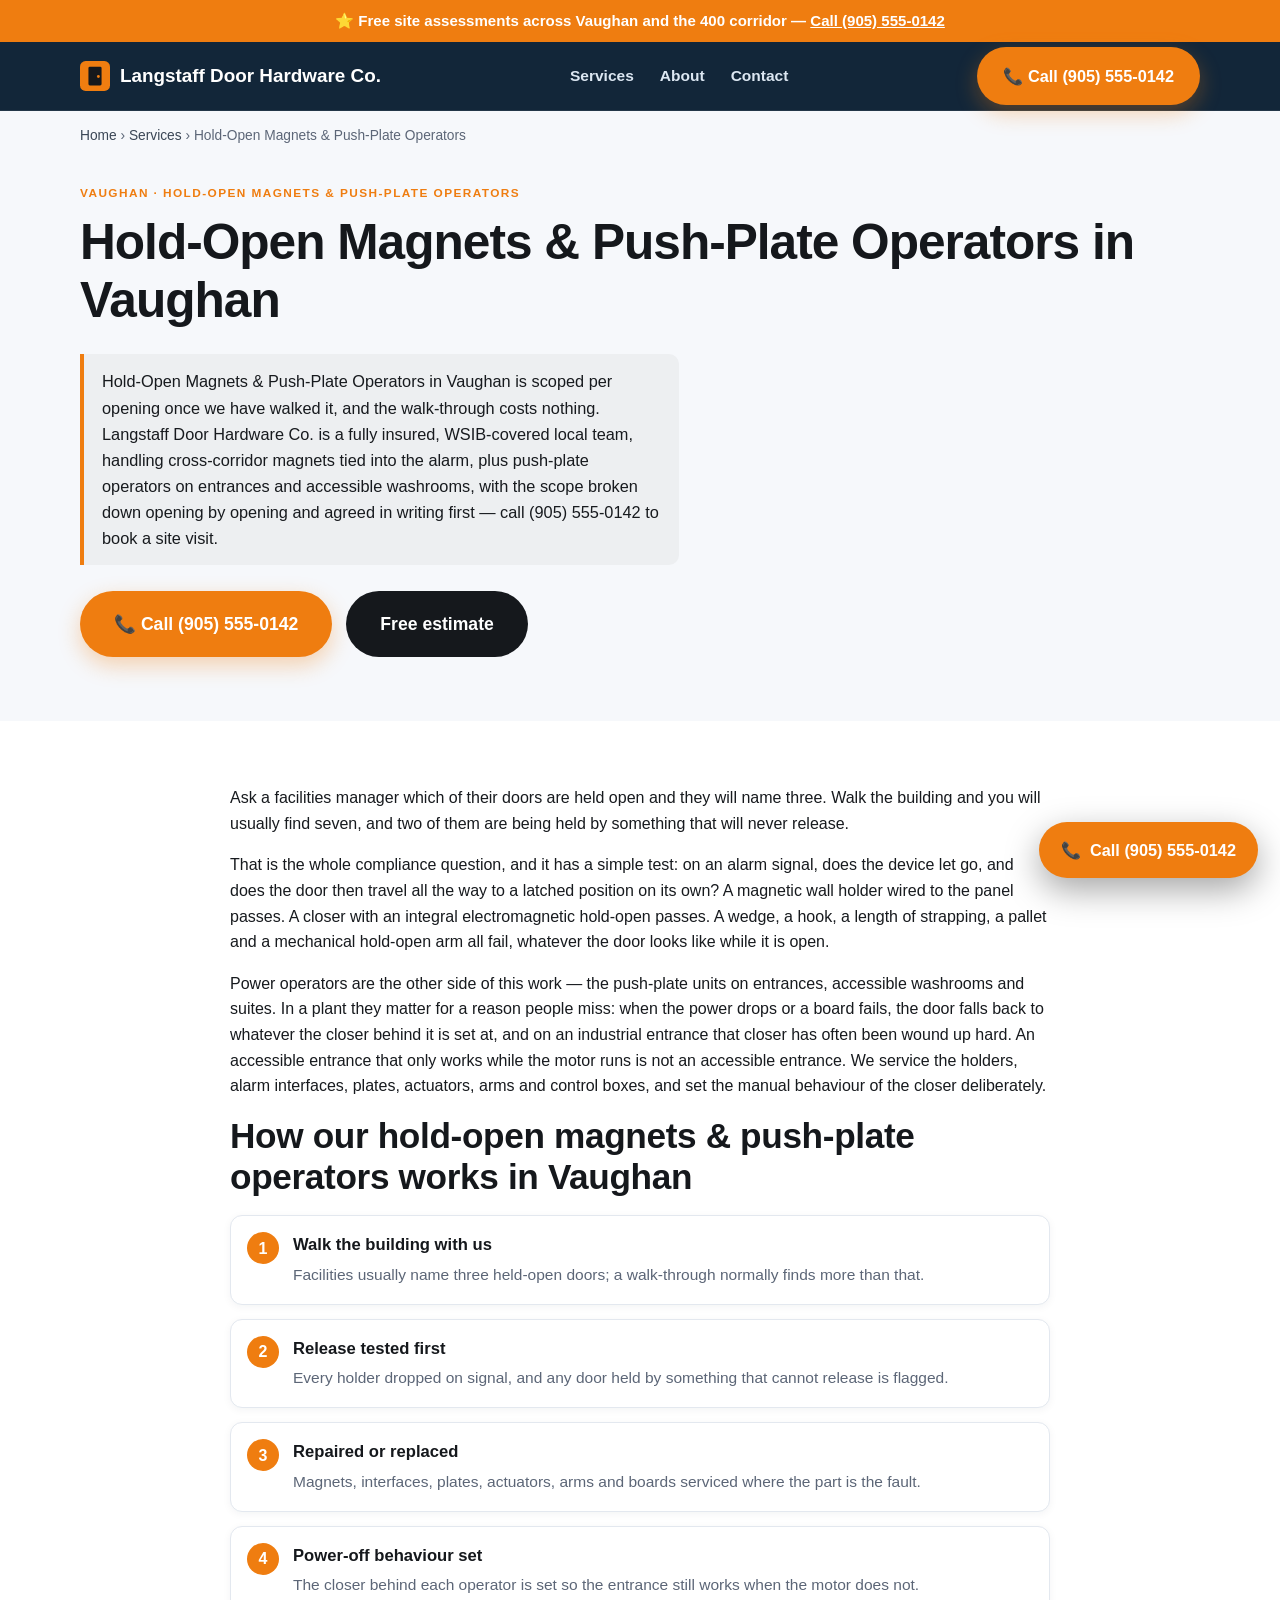
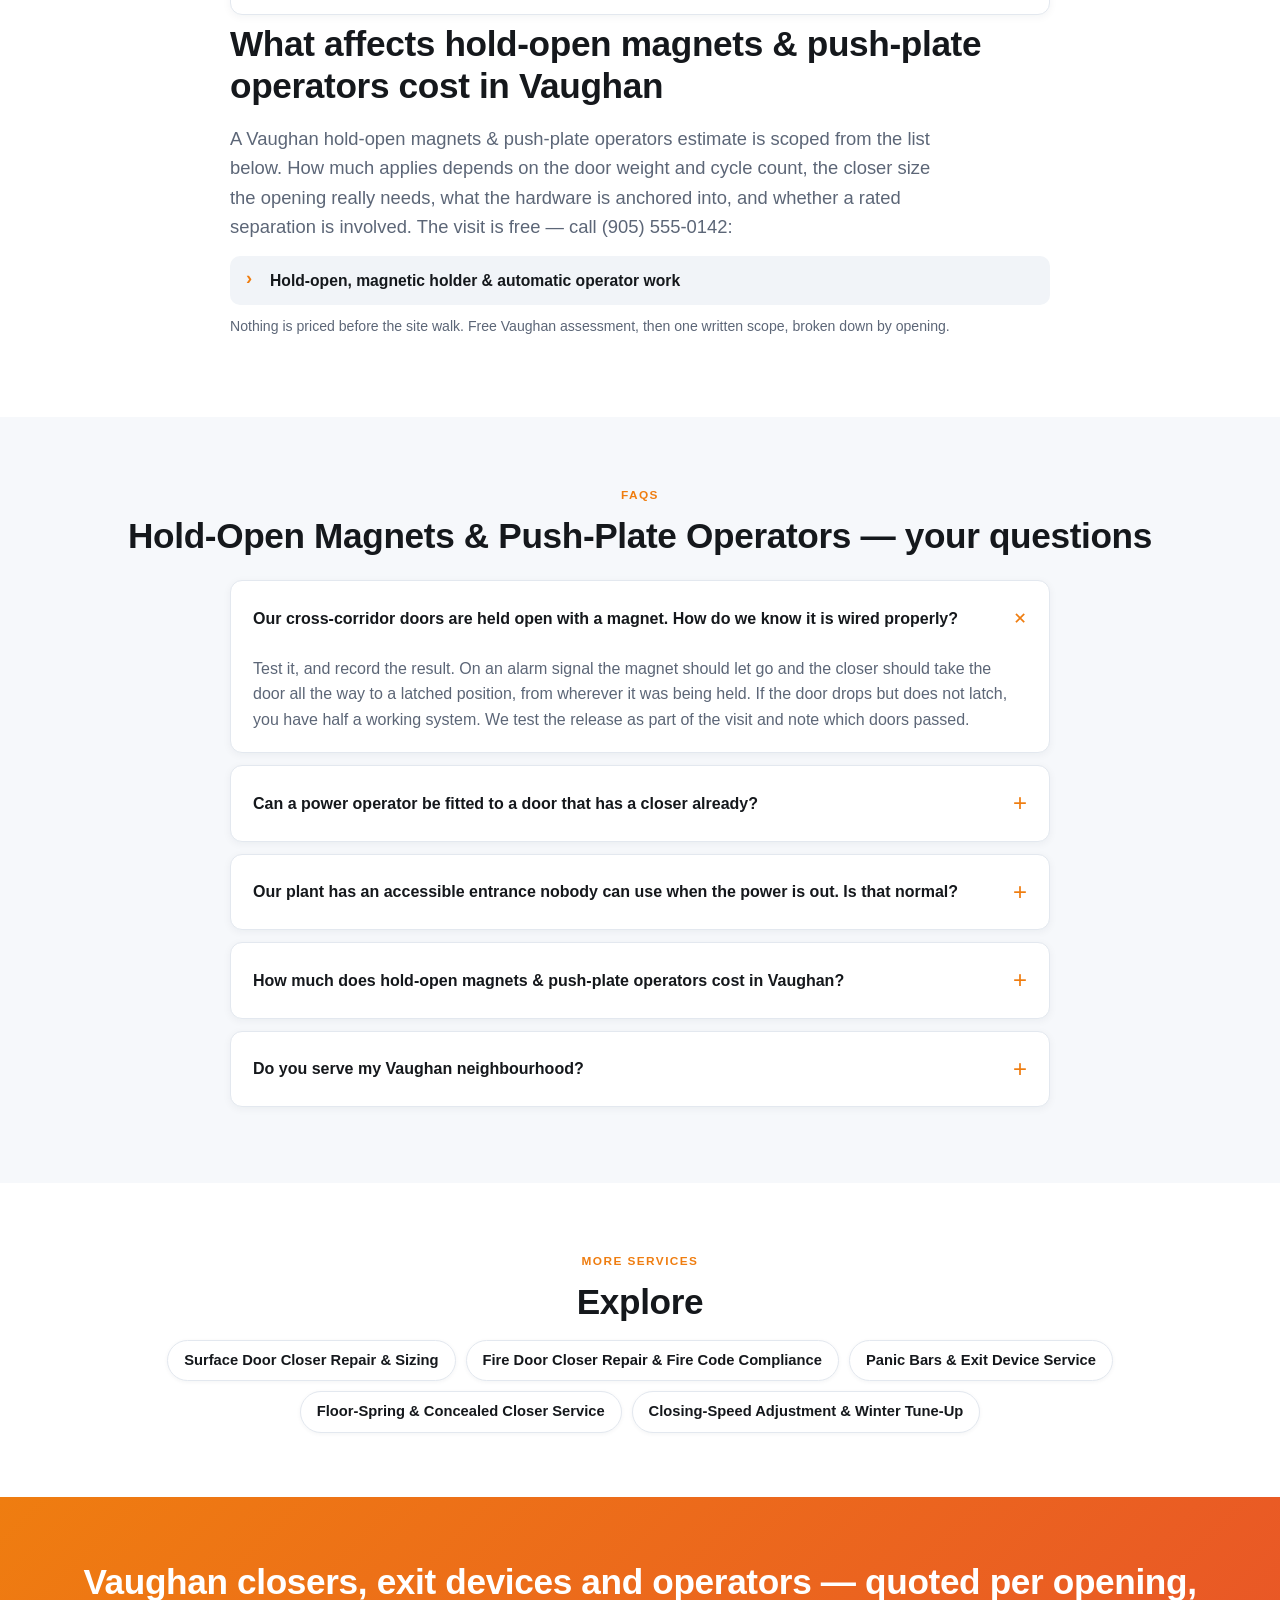
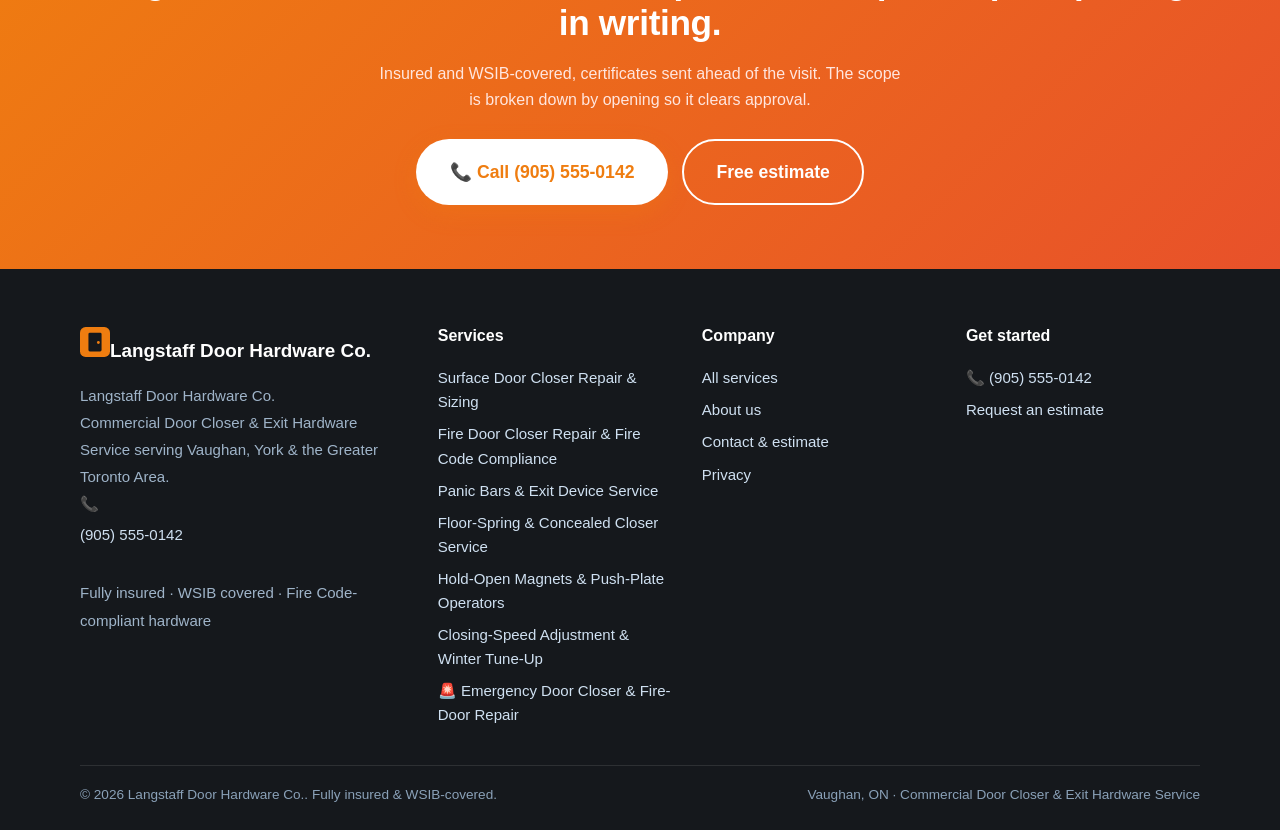
<file: services/hold-opens-automatic-operators/index.html>
<!DOCTYPE html><html lang="en-CA"><head>
<meta charset="utf-8"><meta name="viewport" content="width=device-width, initial-scale=1, viewport-fit=cover">
<title>Hold-Open Magnets &amp; Push-Plate Operators in Vaughan</title><meta name="description" content="Hold-Open Magnets &amp; Push-Plate Operators in Vaughan, ON. Cross-corridor magnets tied into the alarm, plus push-plate operators on entrances and accessible.">
<link rel="canonical" href="https://www.vaughandoorcloser.com/services/hold-opens-automatic-operators/"><link rel="alternate" hreflang="en-CA" href="https://www.vaughandoorcloser.com/services/hold-opens-automatic-operators/"><link rel="alternate" hreflang="x-default" href="https://www.vaughandoorcloser.com/services/hold-opens-automatic-operators/">
<meta name="robots" content="index,follow,max-image-preview:large"><meta name="theme-color" content="#15181c">
<meta name="geo.region" content="CA-ON"><meta name="geo.placename" content="Vaughan"><meta name="geo.position" content="43.8361;-79.4983"><meta name="ICBM" content="43.8361, -79.4983">
<meta property="og:type" content="website"><meta property="og:site_name" content="Langstaff Door Hardware Co."><meta property="og:title" content="Hold-Open Magnets &amp; Push-Plate Operators in Vaughan"><meta property="og:description" content="Hold-Open Magnets &amp; Push-Plate Operators in Vaughan, ON. Cross-corridor magnets tied into the alarm, plus push-plate operators on entrances and accessible."><meta property="og:url" content="https://www.vaughandoorcloser.com/services/hold-opens-automatic-operators/">
<meta property="og:image" content="https://www.vaughandoorcloser.com/assets/og.png"><meta property="og:image:type" content="image/png"><meta property="og:image:width" content="1200"><meta property="og:image:height" content="630"><meta property="og:image:alt" content="Langstaff Door Hardware Co. — Commercial Door Closer &amp; Exit Hardware Service in Vaughan, ON"><meta property="og:locale" content="en_CA">
<meta name="twitter:card" content="summary_large_image"><meta name="twitter:title" content="Hold-Open Magnets &amp; Push-Plate Operators in Vaughan"><meta name="twitter:description" content="Hold-Open Magnets &amp; Push-Plate Operators in Vaughan, ON. Cross-corridor magnets tied into the alarm, plus push-plate operators on entrances and accessible."><meta name="twitter:image" content="https://www.vaughandoorcloser.com/assets/og.png">
<link rel="icon" href="/assets/favicon.svg" type="image/svg+xml"><link rel="icon" href="/favicon.ico" sizes="32x32"><link rel="apple-touch-icon" href="/assets/apple-touch-icon.png">
<link rel="preload" href="/css/styles.css" as="style"><link rel="stylesheet" href="/css/styles.css">
<script type="application/ld+json">{"@context":"https://schema.org","@graph":[{"@type":"Organization","@id":"https://www.vaughandoorcloser.com/#org","name":"Langstaff Door Hardware Co.","url":"https://www.vaughandoorcloser.com/","logo":"https://www.vaughandoorcloser.com/assets/og.png","areaServed":{"@type":"City","name":"Vaughan"},"sameAs":["https://www.vaughandoorcloser.com/"]},{"@type":["HomeAndConstructionBusiness","LocalBusiness"],"@id":"https://www.vaughandoorcloser.com/#business","name":"Langstaff Door Hardware Co.","image":"https://www.vaughandoorcloser.com/assets/og.png","url":"https://www.vaughandoorcloser.com/","telephone":"+19055550142","paymentAccepted":"Cash, Cheque, Credit Card, Interac e-Transfer","parentOrganization":{"@id":"https://www.vaughandoorcloser.com/#org"},"brand":{"@id":"https://www.vaughandoorcloser.com/#org"},"description":"Commercial Door Closer & Exit Hardware Service in Vaughan, ON — Fully insured, WSIB covered, Fire Code-compliant hardware. Priority same-day/next-day urgent response.","address":{"@type":"PostalAddress","addressLocality":"Vaughan","addressRegion":"ON","addressCountry":"CA"},"geo":{"@type":"GeoCoordinates","latitude":43.8361,"longitude":-79.4983},"areaServed":[{"@type":"City","name":"Vaughan"},{"@type":"GeoShape","circle":"43.8361 -79.4983 20000"}],"sameAs":["https://www.vaughandoorcloser.com/"],"hasMap":"https://www.google.com/maps?q=Vaughan%2C%20ON%2C%20Canada","openingHoursSpecification":[{"@type":"OpeningHoursSpecification","dayOfWeek":["Monday","Tuesday","Wednesday","Thursday","Friday"],"opens":"07:00","closes":"18:00"},{"@type":"OpeningHoursSpecification","dayOfWeek":["Saturday"],"opens":"08:00","closes":"15:00"}],"knowsAbout":["commercial door closer & exit hardware service","door closer repair and replacement","fire door self-closing devices","exit and panic hardware","Ontario Fire Code door maintenance","cold-weather closer adjustment","surface door closer repair & sizing","fire door closer repair & fire code compliance","panic bars & exit device service","floor-spring & concealed closer service","hold-open magnets & push-plate operators","closing-speed adjustment & winter tune-up","Vaughan, ON service area"],"hasOfferCatalog":{"@type":"OfferCatalog","name":"Commercial Door Closer & Exit Hardware Service in Vaughan, ON","itemListElement":[{"@type":"Offer","itemOffered":{"@type":"Service","name":"Surface Door Closer Repair & Sizing (Vaughan)","areaServed":{"@type":"City","name":"Vaughan"}}},{"@type":"Offer","itemOffered":{"@type":"Service","name":"Fire Door Closer Repair & Fire Code Compliance (Vaughan)","areaServed":{"@type":"City","name":"Vaughan"}}},{"@type":"Offer","itemOffered":{"@type":"Service","name":"Panic Bars & Exit Device Service (Vaughan)","areaServed":{"@type":"City","name":"Vaughan"}}},{"@type":"Offer","itemOffered":{"@type":"Service","name":"Floor-Spring & Concealed Closer Service (Vaughan)","areaServed":{"@type":"City","name":"Vaughan"}}},{"@type":"Offer","itemOffered":{"@type":"Service","name":"Hold-Open Magnets & Push-Plate Operators (Vaughan)","areaServed":{"@type":"City","name":"Vaughan"}}},{"@type":"Offer","itemOffered":{"@type":"Service","name":"Closing-Speed Adjustment & Winter Tune-Up (Vaughan)","areaServed":{"@type":"City","name":"Vaughan"}}}]}},{"@type":"Service","serviceType":"Hold-Open Magnets & Push-Plate Operators","name":"Hold-Open Magnets & Push-Plate Operators in Vaughan","description":"Cross-corridor magnets tied into the alarm, plus push-plate operators on entrances and accessible washrooms.","provider":{"@id":"https://www.vaughandoorcloser.com/#business"},"image":"https://www.vaughandoorcloser.com/assets/og.png","areaServed":{"@type":"City","name":"Vaughan"},"url":"https://www.vaughandoorcloser.com/services/hold-opens-automatic-operators/"},{"@type":"BreadcrumbList","itemListElement":[{"@type":"ListItem","position":1,"name":"Home","item":"https://www.vaughandoorcloser.com/"},{"@type":"ListItem","position":2,"name":"Services","item":"https://www.vaughandoorcloser.com/services/"},{"@type":"ListItem","position":3,"name":"Hold-Open Magnets & Push-Plate Operators","item":"https://www.vaughandoorcloser.com/services/hold-opens-automatic-operators/"}]},{"@type":"FAQPage","mainEntity":[{"@type":"Question","name":"Our cross-corridor doors are held open with a magnet. How do we know it is wired properly?","acceptedAnswer":{"@type":"Answer","text":"Test it, and record the result. On an alarm signal the magnet should let go and the closer should take the door all the way to a latched position, from wherever it was being held. If the door drops but does not latch, you have half a working system. We test the release as part of the visit and note which doors passed."}},{"@type":"Question","name":"Can a power operator be fitted to a door that has a closer already?","acceptedAnswer":{"@type":"Answer","text":"In most cases yes — low-energy operators are commonly retrofitted, and the existing closer is either incorporated or replaced as part of the work. What has to be checked first is the door weight, the swing, the power supply and whether the frame will carry the operator. We look at all four before quoting rather than after."}},{"@type":"Question","name":"Our plant has an accessible entrance nobody can use when the power is out. Is that normal?","acceptedAnswer":{"@type":"Answer","text":"Normal, but not acceptable. When the operator is dead the door falls back to the closer, so if that closer is set hard the entrance becomes unusable for exactly the people the operator was installed for. We set the manual opening force deliberately, so the door still works with or without power."}},{"@type":"Question","name":"How much does hold-open magnets & push-plate operators cost in Vaughan?","acceptedAnswer":{"@type":"Answer","text":"Hold-open and operator work is quoted per opening, covering the device, the alarm connection and the closer behind it. On a plant we also check the manual opening force, since that is what people are left with when the power goes. Call (905) 555-0142."}},{"@type":"Question","name":"Do you serve my Vaughan neighbourhood?","acceptedAnswer":{"@type":"Answer","text":"Yes — we cover Vaughan including Woodbridge, Maple, Concord, Thornhill and the surrounding York area. Call (905) 555-0142 and we'll confirm scheduling for your street."}}]}]}</script>
</head><body><a class="skip" href="#main" style="position:absolute;left:-999px">Skip to content</a>
<div class="callstrip">⭐ Free site assessments across Vaughan and the 400 corridor — <a href="tel:+19055550142">Call (905) 555-0142</a></div>
<header class="site"><div class="wrap nav"><a class="brand" href="/" aria-label="Langstaff Door Hardware Co. home"><svg width="30" height="30" viewBox="0 0 32 32" fill="none" aria-hidden="true"><rect width="32" height="32" rx="6" fill="#ef7d10"/><rect x="9" y="6" width="14" height="20" rx="1.5" fill="#15181c"/><circle cx="19.6" cy="16.5" r="1.5" fill="#ef7d10"/></svg>Langstaff Door Hardware Co.</a>
<nav class="nav-links" id="nav" aria-label="Main"><a href="/services/">Services</a><a href="/about/">About</a><a href="/contact/">Contact</a></nav>
<div class="nav-cta"><a class="btn btn-call" href="tel:+19055550142">📞 Call (905) 555-0142</a><button class="menu-btn" aria-label="Open menu" aria-expanded="false" aria-controls="nav"><span aria-hidden="true">☰</span></button></div>
</div></header><main id="main"><div class="wrap"><nav class="crumbs" aria-label="Breadcrumb"><a href="/">Home</a> › <a href="/services/">Services</a> › <span aria-current="page">Hold-Open Magnets &amp; Push-Plate Operators</span></nav></div><section class="section" style="padding-top:18px"><div class="wrap"><span class="eyebrow">Vaughan · Hold-Open Magnets &amp; Push-Plate Operators</span><h1>Hold-Open Magnets &amp; Push-Plate Operators in Vaughan</h1><p class="answer-capsule" data-answer>Hold-Open Magnets &amp; Push-Plate Operators in Vaughan is scoped per opening once we have walked it, and the walk-through costs nothing. Langstaff Door Hardware Co. is a fully insured, WSIB-covered local team, handling cross-corridor magnets tied into the alarm, plus push-plate operators on entrances and accessible washrooms, with the scope broken down opening by opening and agreed in writing first — call (905) 555-0142 to book a site visit.</p><div class="hero-cta"><a class="btn btn-call btn-lg" href="tel:+19055550142">📞 Call (905) 555-0142</a><a class="btn btn-dark btn-lg" href="/contact/" data-book>Free estimate</a></div></div></section>
<section class="section alt"><div class="wrap" style="max-width:860px"><p>Ask a facilities manager which of their doors are held open and they will name three. Walk the building and you will usually find seven, and two of them are being held by something that will never release.</p><p>That is the whole compliance question, and it has a simple test: on an alarm signal, does the device let go, and does the door then travel all the way to a latched position on its own? A magnetic wall holder wired to the panel passes. A closer with an integral electromagnetic hold-open passes. A wedge, a hook, a length of strapping, a pallet and a mechanical hold-open arm all fail, whatever the door looks like while it is open.</p><p>Power operators are the other side of this work — the push-plate units on entrances, accessible washrooms and suites. In a plant they matter for a reason people miss: when the power drops or a board fails, the door falls back to whatever the closer behind it is set at, and on an industrial entrance that closer has often been wound up hard. An accessible entrance that only works while the motor runs is not an accessible entrance. We service the holders, alarm interfaces, plates, actuators, arms and control boxes, and set the manual behaviour of the closer deliberately.</p><h2>How our hold-open magnets &amp; push-plate operators works in Vaughan</h2><ol class="proc"><li><b>Walk the building with us</b><span>Facilities usually name three held-open doors; a walk-through normally finds more than that.</span></li><li><b>Release tested first</b><span>Every holder dropped on signal, and any door held by something that cannot release is flagged.</span></li><li><b>Repaired or replaced</b><span>Magnets, interfaces, plates, actuators, arms and boards serviced where the part is the fault.</span></li><li><b>Power-off behaviour set</b><span>The closer behind each operator is set so the entrance still works when the motor does not.</span></li></ol><h2>What affects hold-open magnets &amp; push-plate operators cost in Vaughan</h2><p class="lead" style="max-width:70ch;margin:0 0 14px">A Vaughan hold-open magnets &amp; push-plate operators estimate is scoped from the list below. How much applies depends on the door weight and cycle count, the closer size the opening really needs, what the hardware is anchored into, and whether a rated separation is involved. The visit is free — call (905) 555-0142:</p><ul class="factors"><li><strong>Hold-open, magnetic holder &amp; automatic operator work</strong></li></ul><p class="price-note">Nothing is priced before the site walk. Free Vaughan assessment, then one written scope, broken down by opening.</p></div></section>
<section class="section"><div class="wrap center"><span class="eyebrow">FAQs</span><h2>Hold-Open Magnets &amp; Push-Plate Operators — your questions</h2></div><div class="wrap" style="margin-top:24px"><div class="faq" style="max-width:820px;margin:0 auto"><details open><summary>Our cross-corridor doors are held open with a magnet. How do we know it is wired properly?</summary><p>Test it, and record the result. On an alarm signal the magnet should let go and the closer should take the door all the way to a latched position, from wherever it was being held. If the door drops but does not latch, you have half a working system. We test the release as part of the visit and note which doors passed.</p></details><details><summary>Can a power operator be fitted to a door that has a closer already?</summary><p>In most cases yes — low-energy operators are commonly retrofitted, and the existing closer is either incorporated or replaced as part of the work. What has to be checked first is the door weight, the swing, the power supply and whether the frame will carry the operator. We look at all four before quoting rather than after.</p></details><details><summary>Our plant has an accessible entrance nobody can use when the power is out. Is that normal?</summary><p>Normal, but not acceptable. When the operator is dead the door falls back to the closer, so if that closer is set hard the entrance becomes unusable for exactly the people the operator was installed for. We set the manual opening force deliberately, so the door still works with or without power.</p></details><details><summary>How much does hold-open magnets &amp; push-plate operators cost in Vaughan?</summary><p>Hold-open and operator work is quoted per opening, covering the device, the alarm connection and the closer behind it. On a plant we also check the manual opening force, since that is what people are left with when the power goes. Call (905) 555-0142.</p></details><details><summary>Do you serve my Vaughan neighbourhood?</summary><p>Yes — we cover Vaughan including Woodbridge, Maple, Concord, Thornhill and the surrounding York area. Call (905) 555-0142 and we&#39;ll confirm scheduling for your street.</p></details></div></div></section>
<section class="section alt"><div class="wrap center"><span class="eyebrow">More services</span><h2>Explore</h2><div class="chips" style="justify-content:center;margin-top:16px"><a class="chip" href="/services/surface-door-closer-repair/">Surface Door Closer Repair &amp; Sizing</a><a class="chip" href="/services/fire-door-closer-service/">Fire Door Closer Repair &amp; Fire Code Compliance</a><a class="chip" href="/services/panic-bars-exit-devices/">Panic Bars &amp; Exit Device Service</a><a class="chip" href="/services/concealed-floor-spring-closers/">Floor-Spring &amp; Concealed Closer Service</a><a class="chip" href="/services/closing-speed-adjustment/">Closing-Speed Adjustment &amp; Winter Tune-Up</a></div></div></section>
<section class="section cta-band"><div class="wrap"><h2>Vaughan closers, exit devices and operators — quoted per opening, in writing.</h2><p>Insured and WSIB-covered, certificates sent ahead of the visit. The scope is broken down by opening so it clears approval.</p><div class="hero-cta" style="justify-content:center"><a class="btn btn-call btn-lg" href="tel:+19055550142">📞 Call (905) 555-0142</a><a class="btn btn-ghost btn-lg" href="/contact/" data-book>Free estimate</a></div></div></section></main><footer class="site"><div class="wrap"><div class="cols">
<div><a class="brand" href="/" aria-label="Langstaff Door Hardware Co. home"><svg width="30" height="30" viewBox="0 0 32 32" fill="none" aria-hidden="true"><rect width="32" height="32" rx="6" fill="#ef7d10"/><rect x="9" y="6" width="14" height="20" rx="1.5" fill="#15181c"/><circle cx="19.6" cy="16.5" r="1.5" fill="#ef7d10"/></svg>Langstaff Door Hardware Co.</a><address class="nap" style="font-style:normal">Langstaff Door Hardware Co.<br>Commercial Door Closer &amp; Exit Hardware Service serving Vaughan, York &amp; the Greater Toronto Area.<br>📞 <a href="tel:+19055550142">(905) 555-0142</a><br>Fully insured · WSIB covered · Fire Code-compliant hardware</address></div>
<div><h4>Services</h4><a href="/services/surface-door-closer-repair/">Surface Door Closer Repair &amp; Sizing</a><a href="/services/fire-door-closer-service/">Fire Door Closer Repair &amp; Fire Code Compliance</a><a href="/services/panic-bars-exit-devices/">Panic Bars &amp; Exit Device Service</a><a href="/services/concealed-floor-spring-closers/">Floor-Spring &amp; Concealed Closer Service</a><a href="/services/hold-opens-automatic-operators/">Hold-Open Magnets &amp; Push-Plate Operators</a><a href="/services/closing-speed-adjustment/">Closing-Speed Adjustment &amp; Winter Tune-Up</a><a href="/services/emergency-door-closer-repair/">🚨 Emergency Door Closer &amp; Fire-Door Repair</a></div>
<div><h4>Company</h4><a href="/services/">All services</a><a href="/about/">About us</a><a href="/contact/">Contact &amp; estimate</a><a href="/privacy/">Privacy</a></div>
<div><h4>Get started</h4><a href="tel:+19055550142">📞 (905) 555-0142</a><a href="/contact/" data-book>Request an estimate</a></div>
</div><div class="legal"><span>© 2026 Langstaff Door Hardware Co.. Fully insured &amp; WSIB-covered.</span><span>Vaughan, ON · Commercial Door Closer &amp; Exit Hardware Service</span></div></div></footer><a class="fab-call" href="tel:+19055550142" aria-label="Call Langstaff Door Hardware Co."><span aria-hidden="true">📞</span> Call (905) 555-0142</a>
<div class="callbar"><a class="btn btn-call" href="tel:+19055550142">📞 Call now</a><a class="btn btn-dark" href="/contact/" data-book>Free estimate</a></div>
<script src="/js/main.js" defer></script></body></html>
</file>
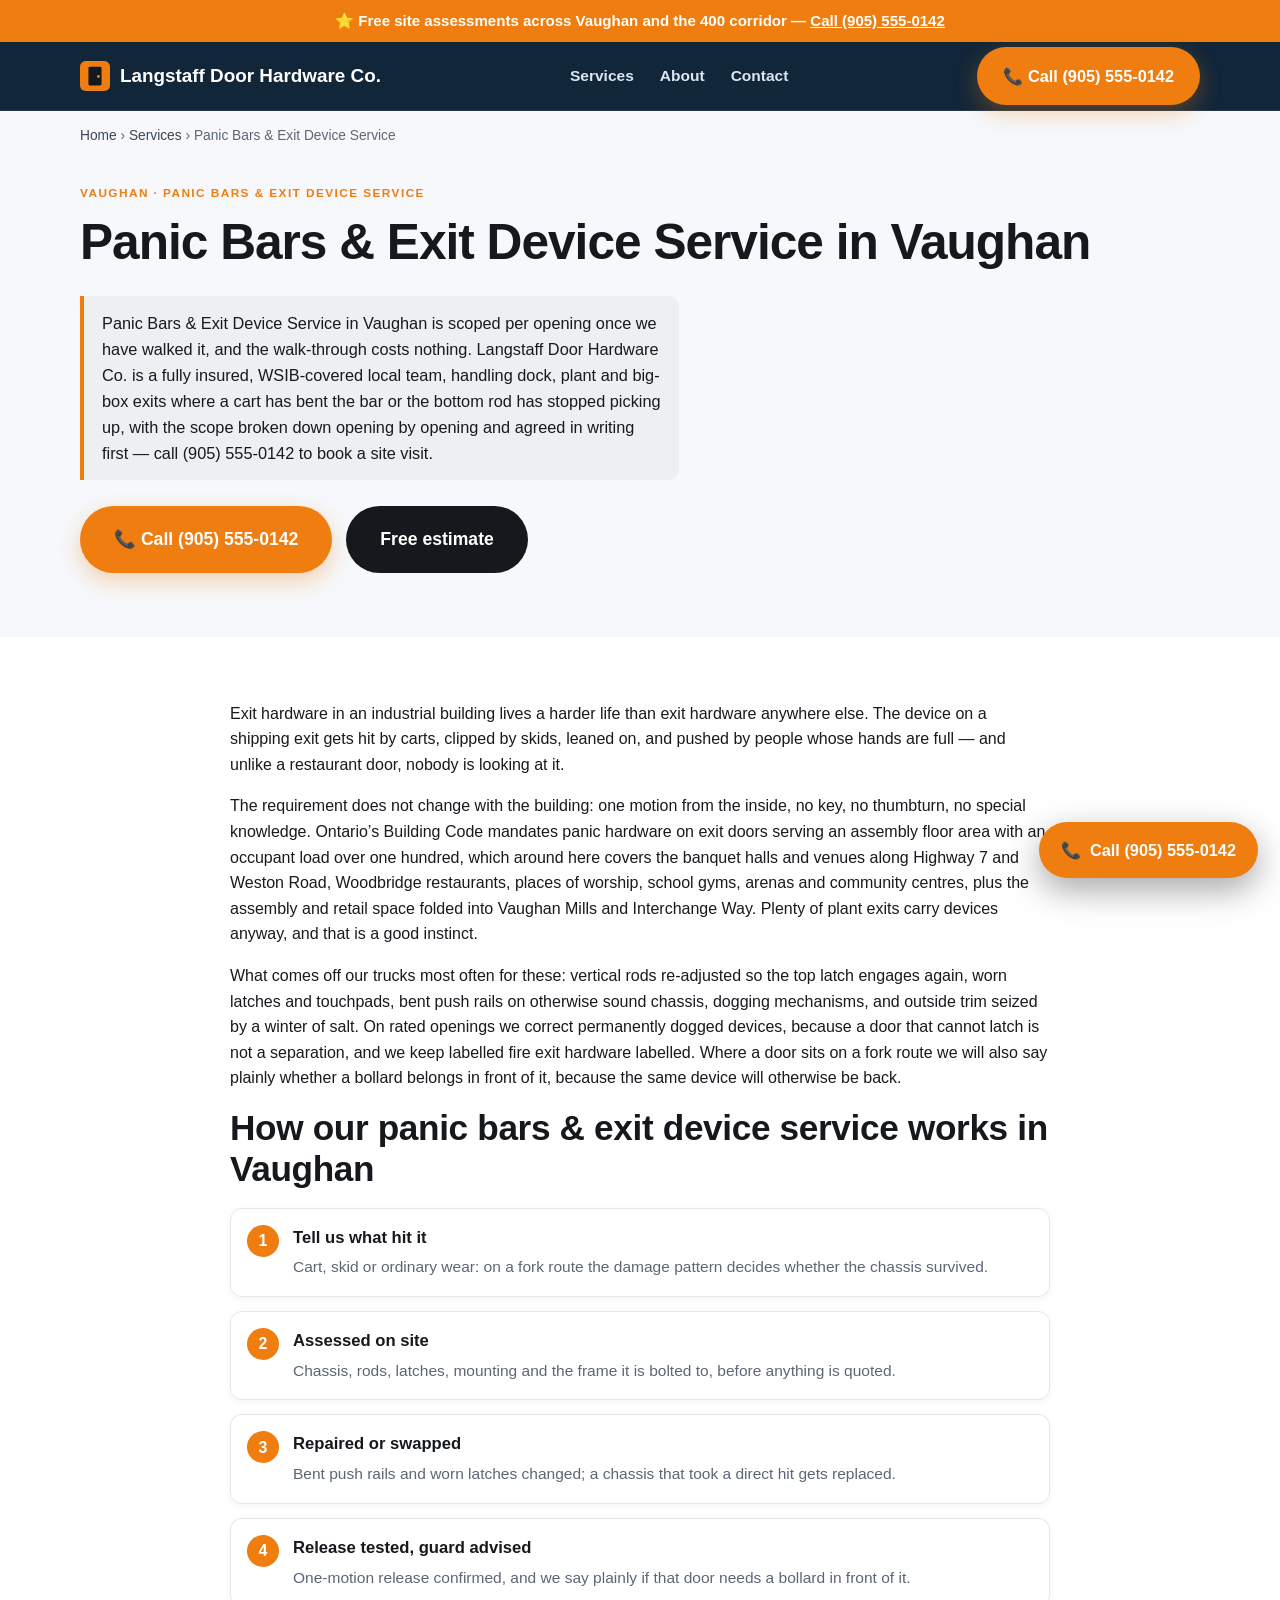
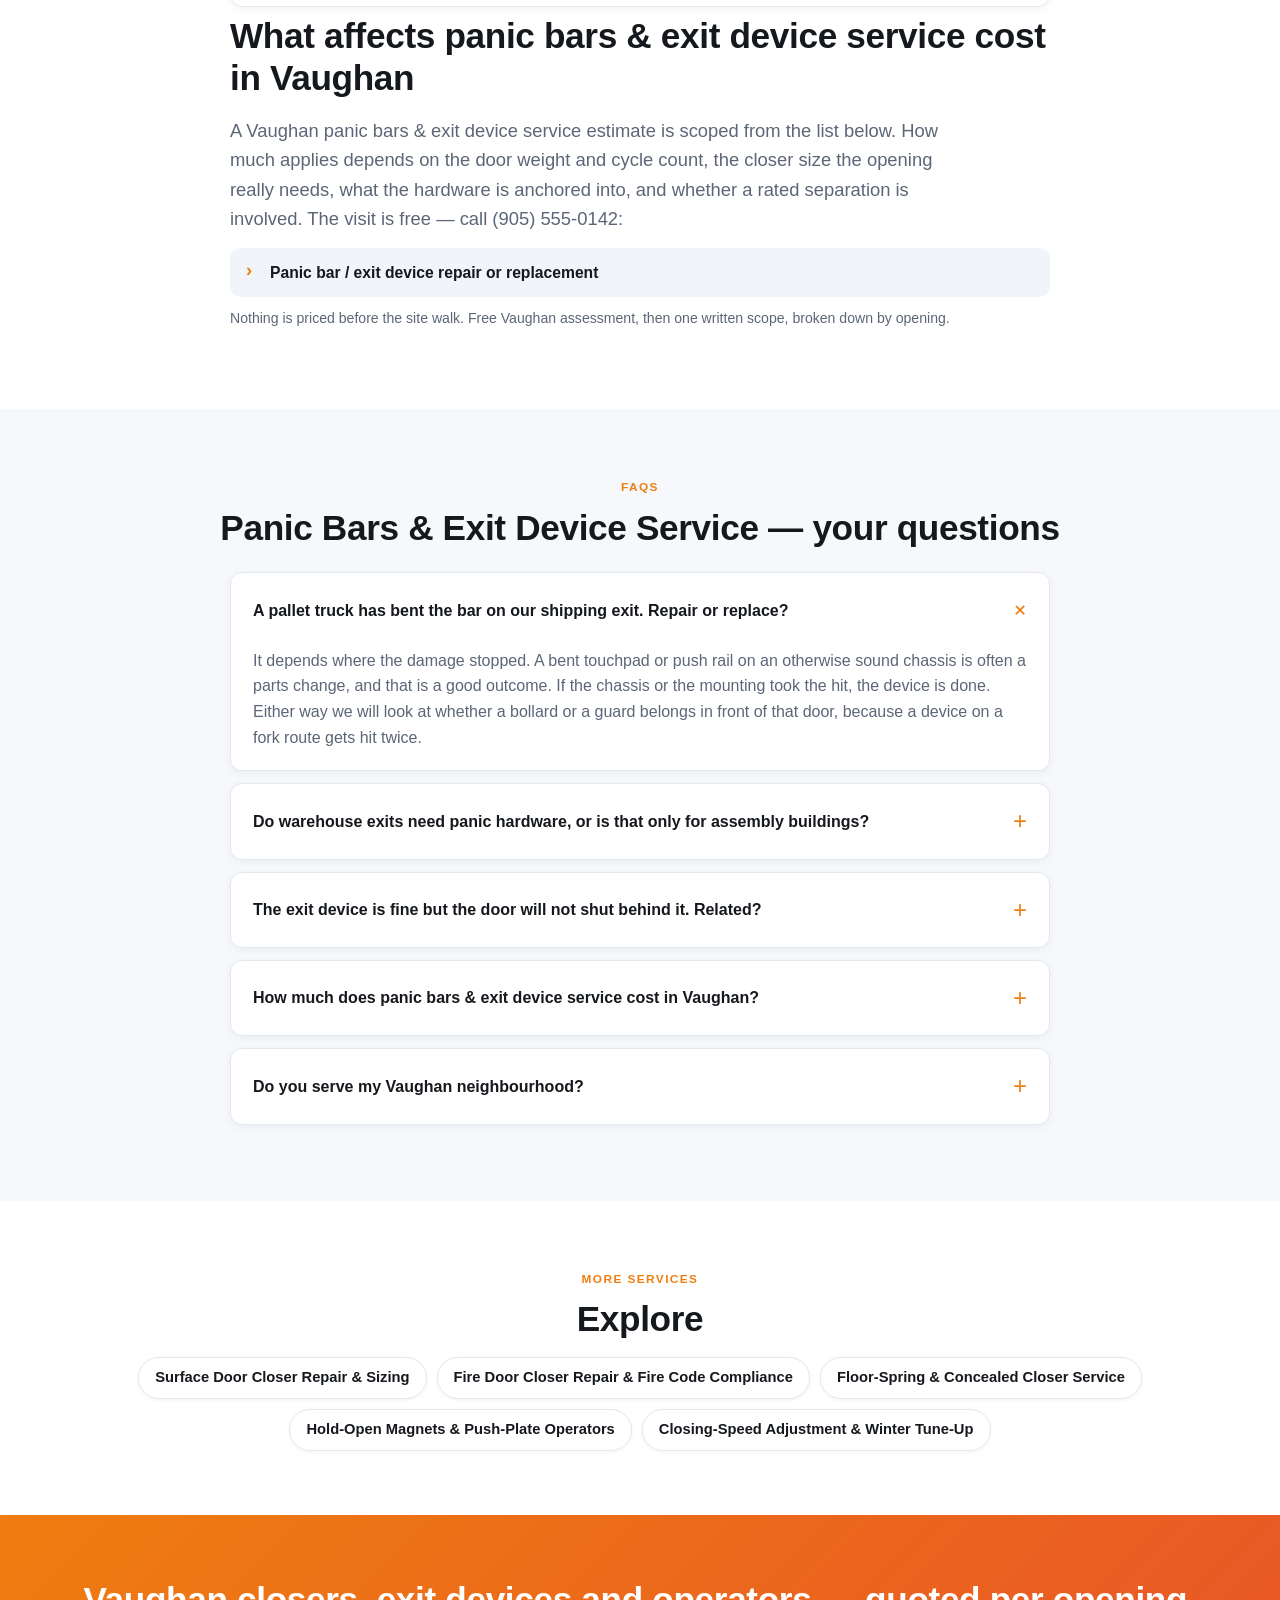
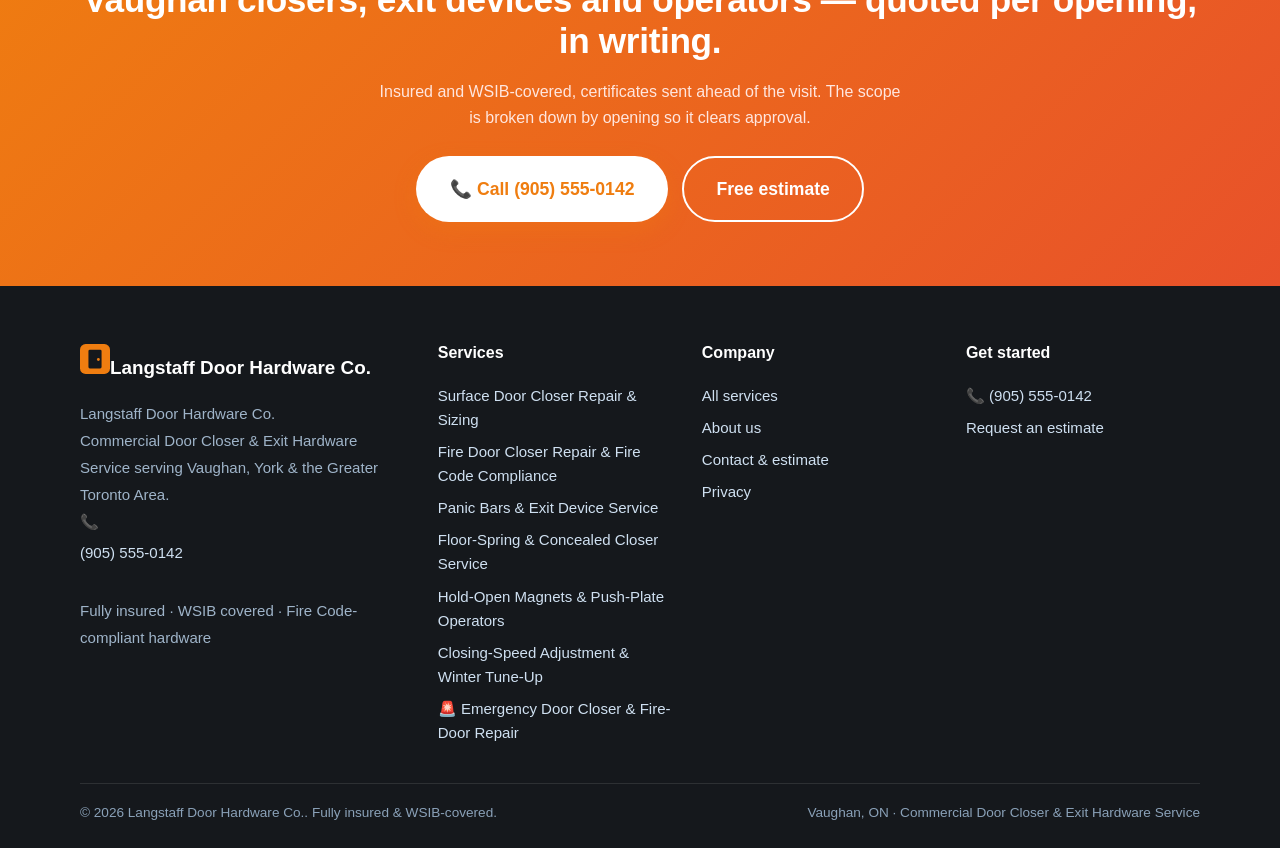
<file: services/panic-bars-exit-devices/index.html>
<!DOCTYPE html><html lang="en-CA"><head>
<meta charset="utf-8"><meta name="viewport" content="width=device-width, initial-scale=1, viewport-fit=cover">
<title>Panic Bars &amp; Exit Device Service in Vaughan</title><meta name="description" content="Panic Bars &amp; Exit Device Service in Vaughan, ON. Dock, plant and big-box exits where a cart has bent the bar or the bottom rod has stopped picking up.">
<link rel="canonical" href="https://www.vaughandoorcloser.com/services/panic-bars-exit-devices/"><link rel="alternate" hreflang="en-CA" href="https://www.vaughandoorcloser.com/services/panic-bars-exit-devices/"><link rel="alternate" hreflang="x-default" href="https://www.vaughandoorcloser.com/services/panic-bars-exit-devices/">
<meta name="robots" content="index,follow,max-image-preview:large"><meta name="theme-color" content="#15181c">
<meta name="geo.region" content="CA-ON"><meta name="geo.placename" content="Vaughan"><meta name="geo.position" content="43.8361;-79.4983"><meta name="ICBM" content="43.8361, -79.4983">
<meta property="og:type" content="website"><meta property="og:site_name" content="Langstaff Door Hardware Co."><meta property="og:title" content="Panic Bars &amp; Exit Device Service in Vaughan"><meta property="og:description" content="Panic Bars &amp; Exit Device Service in Vaughan, ON. Dock, plant and big-box exits where a cart has bent the bar or the bottom rod has stopped picking up."><meta property="og:url" content="https://www.vaughandoorcloser.com/services/panic-bars-exit-devices/">
<meta property="og:image" content="https://www.vaughandoorcloser.com/assets/og.png"><meta property="og:image:type" content="image/png"><meta property="og:image:width" content="1200"><meta property="og:image:height" content="630"><meta property="og:image:alt" content="Langstaff Door Hardware Co. — Commercial Door Closer &amp; Exit Hardware Service in Vaughan, ON"><meta property="og:locale" content="en_CA">
<meta name="twitter:card" content="summary_large_image"><meta name="twitter:title" content="Panic Bars &amp; Exit Device Service in Vaughan"><meta name="twitter:description" content="Panic Bars &amp; Exit Device Service in Vaughan, ON. Dock, plant and big-box exits where a cart has bent the bar or the bottom rod has stopped picking up."><meta name="twitter:image" content="https://www.vaughandoorcloser.com/assets/og.png">
<link rel="icon" href="/assets/favicon.svg" type="image/svg+xml"><link rel="icon" href="/favicon.ico" sizes="32x32"><link rel="apple-touch-icon" href="/assets/apple-touch-icon.png">
<link rel="preload" href="/css/styles.css" as="style"><link rel="stylesheet" href="/css/styles.css">
<script type="application/ld+json">{"@context":"https://schema.org","@graph":[{"@type":"Organization","@id":"https://www.vaughandoorcloser.com/#org","name":"Langstaff Door Hardware Co.","url":"https://www.vaughandoorcloser.com/","logo":"https://www.vaughandoorcloser.com/assets/og.png","areaServed":{"@type":"City","name":"Vaughan"},"sameAs":["https://www.vaughandoorcloser.com/"]},{"@type":["HomeAndConstructionBusiness","LocalBusiness"],"@id":"https://www.vaughandoorcloser.com/#business","name":"Langstaff Door Hardware Co.","image":"https://www.vaughandoorcloser.com/assets/og.png","url":"https://www.vaughandoorcloser.com/","telephone":"+19055550142","paymentAccepted":"Cash, Cheque, Credit Card, Interac e-Transfer","parentOrganization":{"@id":"https://www.vaughandoorcloser.com/#org"},"brand":{"@id":"https://www.vaughandoorcloser.com/#org"},"description":"Commercial Door Closer & Exit Hardware Service in Vaughan, ON — Fully insured, WSIB covered, Fire Code-compliant hardware. Priority same-day/next-day urgent response.","address":{"@type":"PostalAddress","addressLocality":"Vaughan","addressRegion":"ON","addressCountry":"CA"},"geo":{"@type":"GeoCoordinates","latitude":43.8361,"longitude":-79.4983},"areaServed":[{"@type":"City","name":"Vaughan"},{"@type":"GeoShape","circle":"43.8361 -79.4983 20000"}],"sameAs":["https://www.vaughandoorcloser.com/"],"hasMap":"https://www.google.com/maps?q=Vaughan%2C%20ON%2C%20Canada","openingHoursSpecification":[{"@type":"OpeningHoursSpecification","dayOfWeek":["Monday","Tuesday","Wednesday","Thursday","Friday"],"opens":"07:00","closes":"18:00"},{"@type":"OpeningHoursSpecification","dayOfWeek":["Saturday"],"opens":"08:00","closes":"15:00"}],"knowsAbout":["commercial door closer & exit hardware service","door closer repair and replacement","fire door self-closing devices","exit and panic hardware","Ontario Fire Code door maintenance","cold-weather closer adjustment","surface door closer repair & sizing","fire door closer repair & fire code compliance","panic bars & exit device service","floor-spring & concealed closer service","hold-open magnets & push-plate operators","closing-speed adjustment & winter tune-up","Vaughan, ON service area"],"hasOfferCatalog":{"@type":"OfferCatalog","name":"Commercial Door Closer & Exit Hardware Service in Vaughan, ON","itemListElement":[{"@type":"Offer","itemOffered":{"@type":"Service","name":"Surface Door Closer Repair & Sizing (Vaughan)","areaServed":{"@type":"City","name":"Vaughan"}}},{"@type":"Offer","itemOffered":{"@type":"Service","name":"Fire Door Closer Repair & Fire Code Compliance (Vaughan)","areaServed":{"@type":"City","name":"Vaughan"}}},{"@type":"Offer","itemOffered":{"@type":"Service","name":"Panic Bars & Exit Device Service (Vaughan)","areaServed":{"@type":"City","name":"Vaughan"}}},{"@type":"Offer","itemOffered":{"@type":"Service","name":"Floor-Spring & Concealed Closer Service (Vaughan)","areaServed":{"@type":"City","name":"Vaughan"}}},{"@type":"Offer","itemOffered":{"@type":"Service","name":"Hold-Open Magnets & Push-Plate Operators (Vaughan)","areaServed":{"@type":"City","name":"Vaughan"}}},{"@type":"Offer","itemOffered":{"@type":"Service","name":"Closing-Speed Adjustment & Winter Tune-Up (Vaughan)","areaServed":{"@type":"City","name":"Vaughan"}}}]}},{"@type":"Service","serviceType":"Panic Bars & Exit Device Service","name":"Panic Bars & Exit Device Service in Vaughan","description":"Dock, plant and big-box exits where a cart has bent the bar or the bottom rod has stopped picking up.","provider":{"@id":"https://www.vaughandoorcloser.com/#business"},"image":"https://www.vaughandoorcloser.com/assets/og.png","areaServed":{"@type":"City","name":"Vaughan"},"url":"https://www.vaughandoorcloser.com/services/panic-bars-exit-devices/"},{"@type":"BreadcrumbList","itemListElement":[{"@type":"ListItem","position":1,"name":"Home","item":"https://www.vaughandoorcloser.com/"},{"@type":"ListItem","position":2,"name":"Services","item":"https://www.vaughandoorcloser.com/services/"},{"@type":"ListItem","position":3,"name":"Panic Bars & Exit Device Service","item":"https://www.vaughandoorcloser.com/services/panic-bars-exit-devices/"}]},{"@type":"FAQPage","mainEntity":[{"@type":"Question","name":"A pallet truck has bent the bar on our shipping exit. Repair or replace?","acceptedAnswer":{"@type":"Answer","text":"It depends where the damage stopped. A bent touchpad or push rail on an otherwise sound chassis is often a parts change, and that is a good outcome. If the chassis or the mounting took the hit, the device is done. Either way we will look at whether a bollard or a guard belongs in front of that door, because a device on a fork route gets hit twice."}},{"@type":"Question","name":"Do warehouse exits need panic hardware, or is that only for assembly buildings?","acceptedAnswer":{"@type":"Answer","text":"The occupant-load rule that mandates panic hardware is written around assembly spaces, but plenty of industrial exits carry devices anyway and it is often the right call: a one-motion release on a door people will meet in the dark with their hands full is worth having regardless of the minimum. What matters more in a plant is that whatever is on the door actually works."}},{"@type":"Question","name":"The exit device is fine but the door will not shut behind it. Related?","acceptedAnswer":{"@type":"Answer","text":"Very often, yes. If the closer cannot drive the door home the latch never engages and the bar takes the blame; and if the latch is binding, the closer gets cranked up to force it, which wears both. We set the closer and the device together as one assembly, because adjusting either alone tends to come undone within weeks."}},{"@type":"Question","name":"How much does panic bars & exit device service cost in Vaughan?","acceptedAnswer":{"@type":"Answer","text":"Exit device work is scoped from the damage. A bent push rail on a sound chassis is a parts job; a device that has taken a direct hit from a pallet truck is not. We tell you which before quoting. Free look — call (905) 555-0142."}},{"@type":"Question","name":"Do you serve my Vaughan neighbourhood?","acceptedAnswer":{"@type":"Answer","text":"Yes — we cover Vaughan including Woodbridge, Maple, Concord, Thornhill and the surrounding York area. Call (905) 555-0142 and we'll confirm scheduling for your street."}}]}]}</script>
</head><body><a class="skip" href="#main" style="position:absolute;left:-999px">Skip to content</a>
<div class="callstrip">⭐ Free site assessments across Vaughan and the 400 corridor — <a href="tel:+19055550142">Call (905) 555-0142</a></div>
<header class="site"><div class="wrap nav"><a class="brand" href="/" aria-label="Langstaff Door Hardware Co. home"><svg width="30" height="30" viewBox="0 0 32 32" fill="none" aria-hidden="true"><rect width="32" height="32" rx="6" fill="#ef7d10"/><rect x="9" y="6" width="14" height="20" rx="1.5" fill="#15181c"/><circle cx="19.6" cy="16.5" r="1.5" fill="#ef7d10"/></svg>Langstaff Door Hardware Co.</a>
<nav class="nav-links" id="nav" aria-label="Main"><a href="/services/">Services</a><a href="/about/">About</a><a href="/contact/">Contact</a></nav>
<div class="nav-cta"><a class="btn btn-call" href="tel:+19055550142">📞 Call (905) 555-0142</a><button class="menu-btn" aria-label="Open menu" aria-expanded="false" aria-controls="nav"><span aria-hidden="true">☰</span></button></div>
</div></header><main id="main"><div class="wrap"><nav class="crumbs" aria-label="Breadcrumb"><a href="/">Home</a> › <a href="/services/">Services</a> › <span aria-current="page">Panic Bars &amp; Exit Device Service</span></nav></div><section class="section" style="padding-top:18px"><div class="wrap"><span class="eyebrow">Vaughan · Panic Bars &amp; Exit Device Service</span><h1>Panic Bars &amp; Exit Device Service in Vaughan</h1><p class="answer-capsule" data-answer>Panic Bars &amp; Exit Device Service in Vaughan is scoped per opening once we have walked it, and the walk-through costs nothing. Langstaff Door Hardware Co. is a fully insured, WSIB-covered local team, handling dock, plant and big-box exits where a cart has bent the bar or the bottom rod has stopped picking up, with the scope broken down opening by opening and agreed in writing first — call (905) 555-0142 to book a site visit.</p><div class="hero-cta"><a class="btn btn-call btn-lg" href="tel:+19055550142">📞 Call (905) 555-0142</a><a class="btn btn-dark btn-lg" href="/contact/" data-book>Free estimate</a></div></div></section>
<section class="section alt"><div class="wrap" style="max-width:860px"><p>Exit hardware in an industrial building lives a harder life than exit hardware anywhere else. The device on a shipping exit gets hit by carts, clipped by skids, leaned on, and pushed by people whose hands are full — and unlike a restaurant door, nobody is looking at it.</p><p>The requirement does not change with the building: one motion from the inside, no key, no thumbturn, no special knowledge. Ontario’s Building Code mandates panic hardware on exit doors serving an assembly floor area with an occupant load over one hundred, which around here covers the banquet halls and venues along Highway 7 and Weston Road, Woodbridge restaurants, places of worship, school gyms, arenas and community centres, plus the assembly and retail space folded into Vaughan Mills and Interchange Way. Plenty of plant exits carry devices anyway, and that is a good instinct.</p><p>What comes off our trucks most often for these: vertical rods re-adjusted so the top latch engages again, worn latches and touchpads, bent push rails on otherwise sound chassis, dogging mechanisms, and outside trim seized by a winter of salt. On rated openings we correct permanently dogged devices, because a door that cannot latch is not a separation, and we keep labelled fire exit hardware labelled. Where a door sits on a fork route we will also say plainly whether a bollard belongs in front of it, because the same device will otherwise be back.</p><h2>How our panic bars &amp; exit device service works in Vaughan</h2><ol class="proc"><li><b>Tell us what hit it</b><span>Cart, skid or ordinary wear: on a fork route the damage pattern decides whether the chassis survived.</span></li><li><b>Assessed on site</b><span>Chassis, rods, latches, mounting and the frame it is bolted to, before anything is quoted.</span></li><li><b>Repaired or swapped</b><span>Bent push rails and worn latches changed; a chassis that took a direct hit gets replaced.</span></li><li><b>Release tested, guard advised</b><span>One-motion release confirmed, and we say plainly if that door needs a bollard in front of it.</span></li></ol><h2>What affects panic bars &amp; exit device service cost in Vaughan</h2><p class="lead" style="max-width:70ch;margin:0 0 14px">A Vaughan panic bars &amp; exit device service estimate is scoped from the list below. How much applies depends on the door weight and cycle count, the closer size the opening really needs, what the hardware is anchored into, and whether a rated separation is involved. The visit is free — call (905) 555-0142:</p><ul class="factors"><li><strong>Panic bar / exit device repair or replacement</strong></li></ul><p class="price-note">Nothing is priced before the site walk. Free Vaughan assessment, then one written scope, broken down by opening.</p></div></section>
<section class="section"><div class="wrap center"><span class="eyebrow">FAQs</span><h2>Panic Bars &amp; Exit Device Service — your questions</h2></div><div class="wrap" style="margin-top:24px"><div class="faq" style="max-width:820px;margin:0 auto"><details open><summary>A pallet truck has bent the bar on our shipping exit. Repair or replace?</summary><p>It depends where the damage stopped. A bent touchpad or push rail on an otherwise sound chassis is often a parts change, and that is a good outcome. If the chassis or the mounting took the hit, the device is done. Either way we will look at whether a bollard or a guard belongs in front of that door, because a device on a fork route gets hit twice.</p></details><details><summary>Do warehouse exits need panic hardware, or is that only for assembly buildings?</summary><p>The occupant-load rule that mandates panic hardware is written around assembly spaces, but plenty of industrial exits carry devices anyway and it is often the right call: a one-motion release on a door people will meet in the dark with their hands full is worth having regardless of the minimum. What matters more in a plant is that whatever is on the door actually works.</p></details><details><summary>The exit device is fine but the door will not shut behind it. Related?</summary><p>Very often, yes. If the closer cannot drive the door home the latch never engages and the bar takes the blame; and if the latch is binding, the closer gets cranked up to force it, which wears both. We set the closer and the device together as one assembly, because adjusting either alone tends to come undone within weeks.</p></details><details><summary>How much does panic bars &amp; exit device service cost in Vaughan?</summary><p>Exit device work is scoped from the damage. A bent push rail on a sound chassis is a parts job; a device that has taken a direct hit from a pallet truck is not. We tell you which before quoting. Free look — call (905) 555-0142.</p></details><details><summary>Do you serve my Vaughan neighbourhood?</summary><p>Yes — we cover Vaughan including Woodbridge, Maple, Concord, Thornhill and the surrounding York area. Call (905) 555-0142 and we&#39;ll confirm scheduling for your street.</p></details></div></div></section>
<section class="section alt"><div class="wrap center"><span class="eyebrow">More services</span><h2>Explore</h2><div class="chips" style="justify-content:center;margin-top:16px"><a class="chip" href="/services/surface-door-closer-repair/">Surface Door Closer Repair &amp; Sizing</a><a class="chip" href="/services/fire-door-closer-service/">Fire Door Closer Repair &amp; Fire Code Compliance</a><a class="chip" href="/services/concealed-floor-spring-closers/">Floor-Spring &amp; Concealed Closer Service</a><a class="chip" href="/services/hold-opens-automatic-operators/">Hold-Open Magnets &amp; Push-Plate Operators</a><a class="chip" href="/services/closing-speed-adjustment/">Closing-Speed Adjustment &amp; Winter Tune-Up</a></div></div></section>
<section class="section cta-band"><div class="wrap"><h2>Vaughan closers, exit devices and operators — quoted per opening, in writing.</h2><p>Insured and WSIB-covered, certificates sent ahead of the visit. The scope is broken down by opening so it clears approval.</p><div class="hero-cta" style="justify-content:center"><a class="btn btn-call btn-lg" href="tel:+19055550142">📞 Call (905) 555-0142</a><a class="btn btn-ghost btn-lg" href="/contact/" data-book>Free estimate</a></div></div></section></main><footer class="site"><div class="wrap"><div class="cols">
<div><a class="brand" href="/" aria-label="Langstaff Door Hardware Co. home"><svg width="30" height="30" viewBox="0 0 32 32" fill="none" aria-hidden="true"><rect width="32" height="32" rx="6" fill="#ef7d10"/><rect x="9" y="6" width="14" height="20" rx="1.5" fill="#15181c"/><circle cx="19.6" cy="16.5" r="1.5" fill="#ef7d10"/></svg>Langstaff Door Hardware Co.</a><address class="nap" style="font-style:normal">Langstaff Door Hardware Co.<br>Commercial Door Closer &amp; Exit Hardware Service serving Vaughan, York &amp; the Greater Toronto Area.<br>📞 <a href="tel:+19055550142">(905) 555-0142</a><br>Fully insured · WSIB covered · Fire Code-compliant hardware</address></div>
<div><h4>Services</h4><a href="/services/surface-door-closer-repair/">Surface Door Closer Repair &amp; Sizing</a><a href="/services/fire-door-closer-service/">Fire Door Closer Repair &amp; Fire Code Compliance</a><a href="/services/panic-bars-exit-devices/">Panic Bars &amp; Exit Device Service</a><a href="/services/concealed-floor-spring-closers/">Floor-Spring &amp; Concealed Closer Service</a><a href="/services/hold-opens-automatic-operators/">Hold-Open Magnets &amp; Push-Plate Operators</a><a href="/services/closing-speed-adjustment/">Closing-Speed Adjustment &amp; Winter Tune-Up</a><a href="/services/emergency-door-closer-repair/">🚨 Emergency Door Closer &amp; Fire-Door Repair</a></div>
<div><h4>Company</h4><a href="/services/">All services</a><a href="/about/">About us</a><a href="/contact/">Contact &amp; estimate</a><a href="/privacy/">Privacy</a></div>
<div><h4>Get started</h4><a href="tel:+19055550142">📞 (905) 555-0142</a><a href="/contact/" data-book>Request an estimate</a></div>
</div><div class="legal"><span>© 2026 Langstaff Door Hardware Co.. Fully insured &amp; WSIB-covered.</span><span>Vaughan, ON · Commercial Door Closer &amp; Exit Hardware Service</span></div></div></footer><a class="fab-call" href="tel:+19055550142" aria-label="Call Langstaff Door Hardware Co."><span aria-hidden="true">📞</span> Call (905) 555-0142</a>
<div class="callbar"><a class="btn btn-call" href="tel:+19055550142">📞 Call now</a><a class="btn btn-dark" href="/contact/" data-book>Free estimate</a></div>
<script src="/js/main.js" defer></script></body></html>
</file>
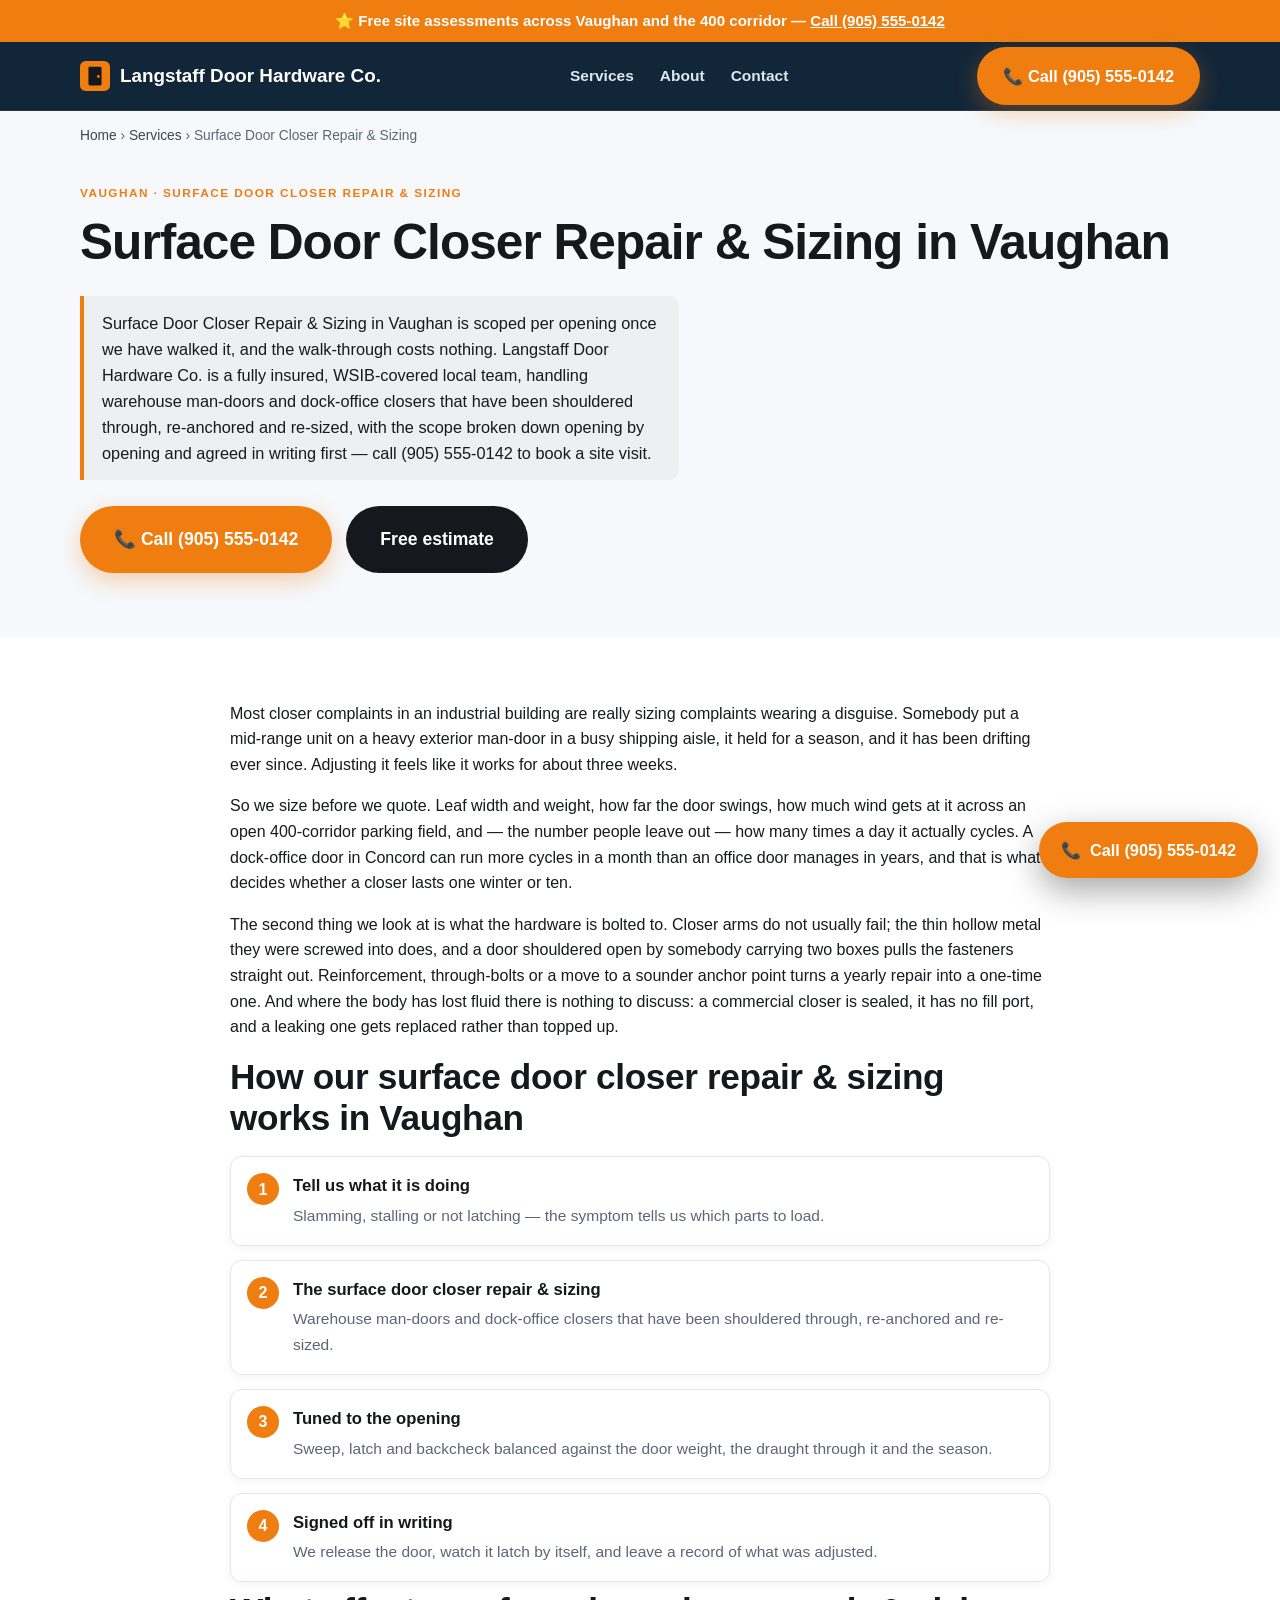
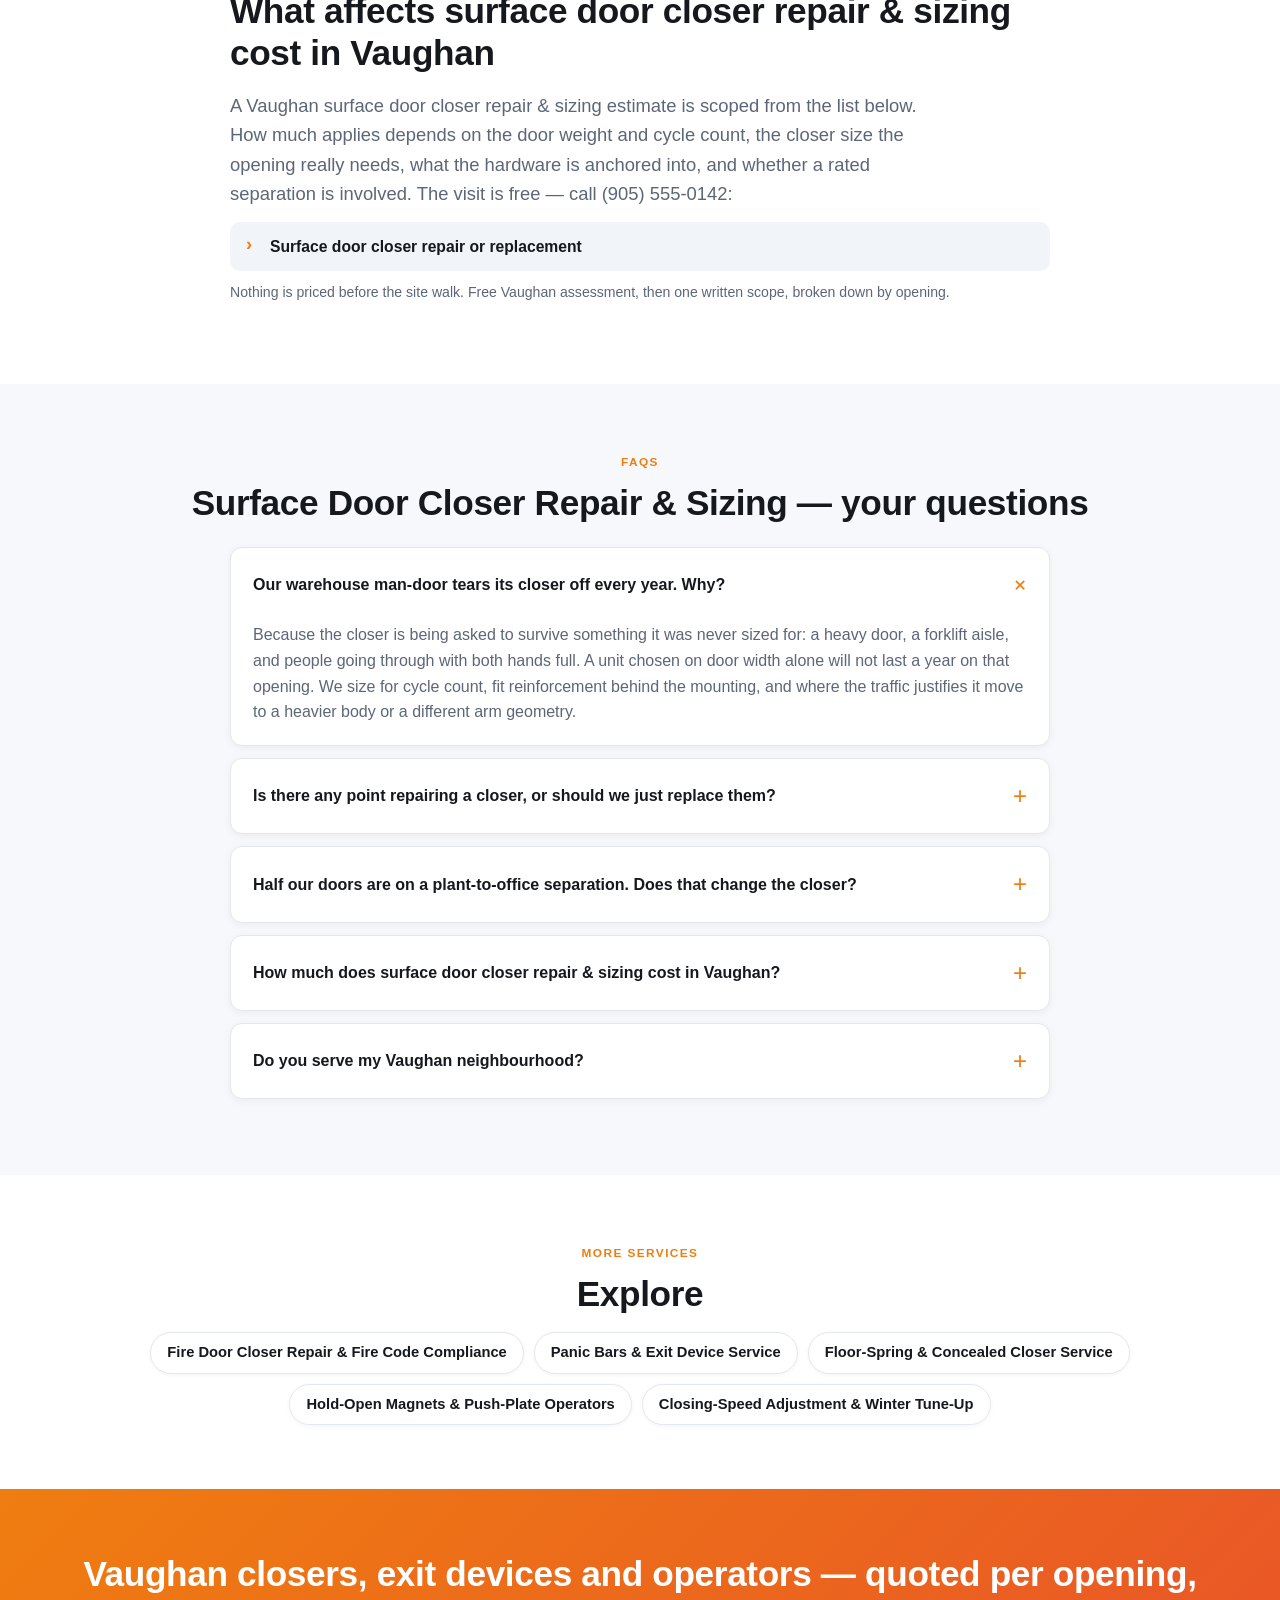
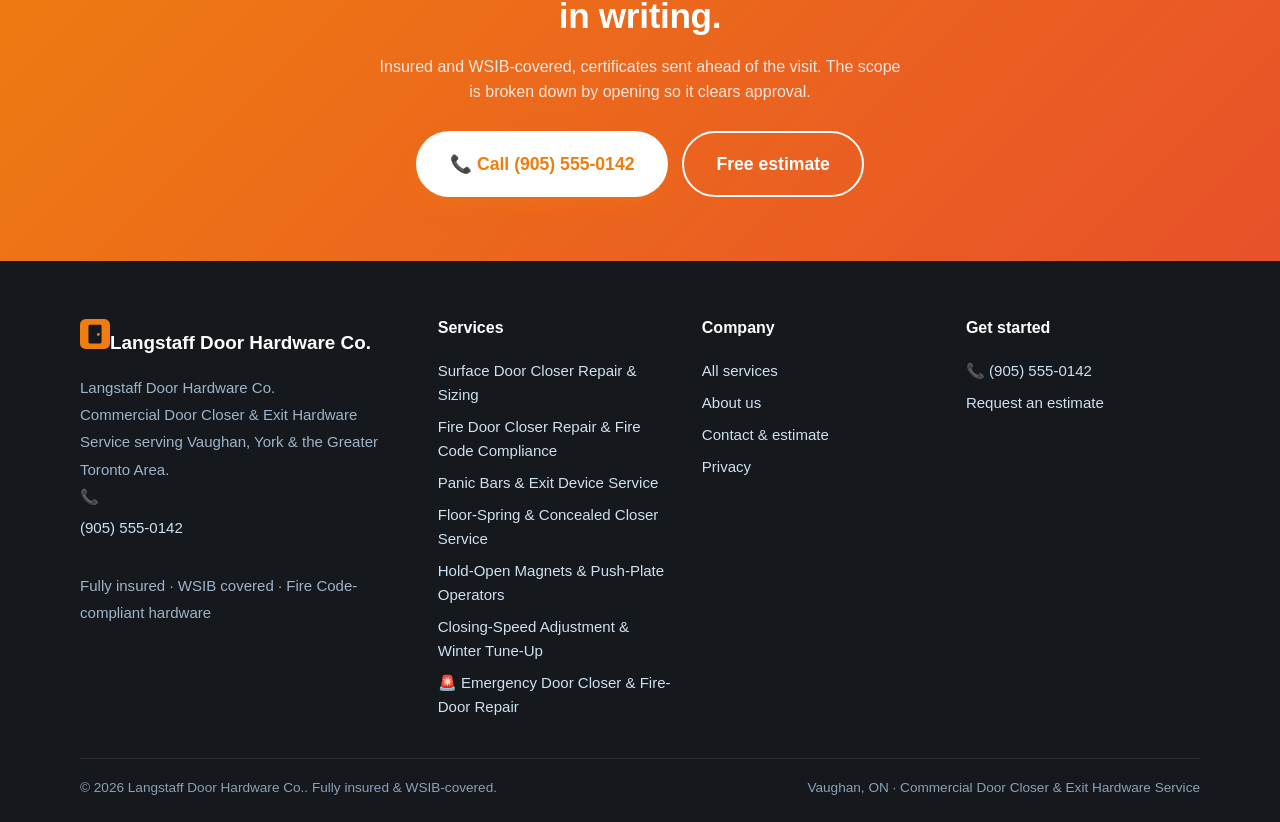
<file: services/surface-door-closer-repair/index.html>
<!DOCTYPE html><html lang="en-CA"><head>
<meta charset="utf-8"><meta name="viewport" content="width=device-width, initial-scale=1, viewport-fit=cover">
<title>Surface Door Closer Repair &amp; Sizing in Vaughan</title><meta name="description" content="Surface Door Closer Repair &amp; Sizing in Vaughan, ON. Warehouse man-doors and dock-office closers that have been shouldered through, re-anchored and re-sized.">
<link rel="canonical" href="https://www.vaughandoorcloser.com/services/surface-door-closer-repair/"><link rel="alternate" hreflang="en-CA" href="https://www.vaughandoorcloser.com/services/surface-door-closer-repair/"><link rel="alternate" hreflang="x-default" href="https://www.vaughandoorcloser.com/services/surface-door-closer-repair/">
<meta name="robots" content="index,follow,max-image-preview:large"><meta name="theme-color" content="#15181c">
<meta name="geo.region" content="CA-ON"><meta name="geo.placename" content="Vaughan"><meta name="geo.position" content="43.8361;-79.4983"><meta name="ICBM" content="43.8361, -79.4983">
<meta property="og:type" content="website"><meta property="og:site_name" content="Langstaff Door Hardware Co."><meta property="og:title" content="Surface Door Closer Repair &amp; Sizing in Vaughan"><meta property="og:description" content="Surface Door Closer Repair &amp; Sizing in Vaughan, ON. Warehouse man-doors and dock-office closers that have been shouldered through, re-anchored and re-sized."><meta property="og:url" content="https://www.vaughandoorcloser.com/services/surface-door-closer-repair/">
<meta property="og:image" content="https://www.vaughandoorcloser.com/assets/og.png"><meta property="og:image:type" content="image/png"><meta property="og:image:width" content="1200"><meta property="og:image:height" content="630"><meta property="og:image:alt" content="Langstaff Door Hardware Co. — Commercial Door Closer &amp; Exit Hardware Service in Vaughan, ON"><meta property="og:locale" content="en_CA">
<meta name="twitter:card" content="summary_large_image"><meta name="twitter:title" content="Surface Door Closer Repair &amp; Sizing in Vaughan"><meta name="twitter:description" content="Surface Door Closer Repair &amp; Sizing in Vaughan, ON. Warehouse man-doors and dock-office closers that have been shouldered through, re-anchored and re-sized."><meta name="twitter:image" content="https://www.vaughandoorcloser.com/assets/og.png">
<link rel="icon" href="/assets/favicon.svg" type="image/svg+xml"><link rel="icon" href="/favicon.ico" sizes="32x32"><link rel="apple-touch-icon" href="/assets/apple-touch-icon.png">
<link rel="preload" href="/css/styles.css" as="style"><link rel="stylesheet" href="/css/styles.css">
<script type="application/ld+json">{"@context":"https://schema.org","@graph":[{"@type":"Organization","@id":"https://www.vaughandoorcloser.com/#org","name":"Langstaff Door Hardware Co.","url":"https://www.vaughandoorcloser.com/","logo":"https://www.vaughandoorcloser.com/assets/og.png","areaServed":{"@type":"City","name":"Vaughan"},"sameAs":["https://www.vaughandoorcloser.com/"]},{"@type":["HomeAndConstructionBusiness","LocalBusiness"],"@id":"https://www.vaughandoorcloser.com/#business","name":"Langstaff Door Hardware Co.","image":"https://www.vaughandoorcloser.com/assets/og.png","url":"https://www.vaughandoorcloser.com/","telephone":"+19055550142","paymentAccepted":"Cash, Cheque, Credit Card, Interac e-Transfer","parentOrganization":{"@id":"https://www.vaughandoorcloser.com/#org"},"brand":{"@id":"https://www.vaughandoorcloser.com/#org"},"description":"Commercial Door Closer & Exit Hardware Service in Vaughan, ON — Fully insured, WSIB covered, Fire Code-compliant hardware. Priority same-day/next-day urgent response.","address":{"@type":"PostalAddress","addressLocality":"Vaughan","addressRegion":"ON","addressCountry":"CA"},"geo":{"@type":"GeoCoordinates","latitude":43.8361,"longitude":-79.4983},"areaServed":[{"@type":"City","name":"Vaughan"},{"@type":"GeoShape","circle":"43.8361 -79.4983 20000"}],"sameAs":["https://www.vaughandoorcloser.com/"],"hasMap":"https://www.google.com/maps?q=Vaughan%2C%20ON%2C%20Canada","openingHoursSpecification":[{"@type":"OpeningHoursSpecification","dayOfWeek":["Monday","Tuesday","Wednesday","Thursday","Friday"],"opens":"07:00","closes":"18:00"},{"@type":"OpeningHoursSpecification","dayOfWeek":["Saturday"],"opens":"08:00","closes":"15:00"}],"knowsAbout":["commercial door closer & exit hardware service","door closer repair and replacement","fire door self-closing devices","exit and panic hardware","Ontario Fire Code door maintenance","cold-weather closer adjustment","surface door closer repair & sizing","fire door closer repair & fire code compliance","panic bars & exit device service","floor-spring & concealed closer service","hold-open magnets & push-plate operators","closing-speed adjustment & winter tune-up","Vaughan, ON service area"],"hasOfferCatalog":{"@type":"OfferCatalog","name":"Commercial Door Closer & Exit Hardware Service in Vaughan, ON","itemListElement":[{"@type":"Offer","itemOffered":{"@type":"Service","name":"Surface Door Closer Repair & Sizing (Vaughan)","areaServed":{"@type":"City","name":"Vaughan"}}},{"@type":"Offer","itemOffered":{"@type":"Service","name":"Fire Door Closer Repair & Fire Code Compliance (Vaughan)","areaServed":{"@type":"City","name":"Vaughan"}}},{"@type":"Offer","itemOffered":{"@type":"Service","name":"Panic Bars & Exit Device Service (Vaughan)","areaServed":{"@type":"City","name":"Vaughan"}}},{"@type":"Offer","itemOffered":{"@type":"Service","name":"Floor-Spring & Concealed Closer Service (Vaughan)","areaServed":{"@type":"City","name":"Vaughan"}}},{"@type":"Offer","itemOffered":{"@type":"Service","name":"Hold-Open Magnets & Push-Plate Operators (Vaughan)","areaServed":{"@type":"City","name":"Vaughan"}}},{"@type":"Offer","itemOffered":{"@type":"Service","name":"Closing-Speed Adjustment & Winter Tune-Up (Vaughan)","areaServed":{"@type":"City","name":"Vaughan"}}}]}},{"@type":"Service","serviceType":"Surface Door Closer Repair & Sizing","name":"Surface Door Closer Repair & Sizing in Vaughan","description":"Warehouse man-doors and dock-office closers that have been shouldered through, re-anchored and re-sized.","provider":{"@id":"https://www.vaughandoorcloser.com/#business"},"image":"https://www.vaughandoorcloser.com/assets/og.png","areaServed":{"@type":"City","name":"Vaughan"},"url":"https://www.vaughandoorcloser.com/services/surface-door-closer-repair/"},{"@type":"BreadcrumbList","itemListElement":[{"@type":"ListItem","position":1,"name":"Home","item":"https://www.vaughandoorcloser.com/"},{"@type":"ListItem","position":2,"name":"Services","item":"https://www.vaughandoorcloser.com/services/"},{"@type":"ListItem","position":3,"name":"Surface Door Closer Repair & Sizing","item":"https://www.vaughandoorcloser.com/services/surface-door-closer-repair/"}]},{"@type":"FAQPage","mainEntity":[{"@type":"Question","name":"Our warehouse man-door tears its closer off every year. Why?","acceptedAnswer":{"@type":"Answer","text":"Because the closer is being asked to survive something it was never sized for: a heavy door, a forklift aisle, and people going through with both hands full. A unit chosen on door width alone will not last a year on that opening. We size for cycle count, fit reinforcement behind the mounting, and where the traffic justifies it move to a heavier body or a different arm geometry."}},{"@type":"Question","name":"Is there any point repairing a closer, or should we just replace them?","acceptedAnswer":{"@type":"Answer","text":"It depends entirely on what failed. Arms, forearms, brackets, shoes and covers are parts, and replacing those on a sound body is quick and worth doing. The body itself is sealed — a crack, a stripped spindle or lost fluid means a new unit. We tell you which one you have before you spend anything."}},{"@type":"Question","name":"Half our doors are on a plant-to-office separation. Does that change the closer?","acceptedAnswer":{"@type":"Answer","text":"Yes. On a rated separation the door has to close and latch on its own from any position, so the closer has to overcome the latch and any pressure difference between the two spaces — while not being set so hard that nobody can get through with a pallet jack. It also cannot be defeated with a wedge, which is the usual field workaround. That is a different specification from a door that merely has to swing shut."}},{"@type":"Question","name":"How much does surface door closer repair & sizing cost in Vaughan?","acceptedAnswer":{"@type":"Answer","text":"Closer work on an industrial door is quoted after we have seen the mounting, not just the door. Reinforcing a chewed-out prep so the arm stops tearing out is part of the job, and it is scoped in writing before we start. Call (905) 555-0142."}},{"@type":"Question","name":"Do you serve my Vaughan neighbourhood?","acceptedAnswer":{"@type":"Answer","text":"Yes — we cover Vaughan including Woodbridge, Maple, Concord, Thornhill and the surrounding York area. Call (905) 555-0142 and we'll confirm scheduling for your street."}}]}]}</script>
</head><body><a class="skip" href="#main" style="position:absolute;left:-999px">Skip to content</a>
<div class="callstrip">⭐ Free site assessments across Vaughan and the 400 corridor — <a href="tel:+19055550142">Call (905) 555-0142</a></div>
<header class="site"><div class="wrap nav"><a class="brand" href="/" aria-label="Langstaff Door Hardware Co. home"><svg width="30" height="30" viewBox="0 0 32 32" fill="none" aria-hidden="true"><rect width="32" height="32" rx="6" fill="#ef7d10"/><rect x="9" y="6" width="14" height="20" rx="1.5" fill="#15181c"/><circle cx="19.6" cy="16.5" r="1.5" fill="#ef7d10"/></svg>Langstaff Door Hardware Co.</a>
<nav class="nav-links" id="nav" aria-label="Main"><a href="/services/">Services</a><a href="/about/">About</a><a href="/contact/">Contact</a></nav>
<div class="nav-cta"><a class="btn btn-call" href="tel:+19055550142">📞 Call (905) 555-0142</a><button class="menu-btn" aria-label="Open menu" aria-expanded="false" aria-controls="nav"><span aria-hidden="true">☰</span></button></div>
</div></header><main id="main"><div class="wrap"><nav class="crumbs" aria-label="Breadcrumb"><a href="/">Home</a> › <a href="/services/">Services</a> › <span aria-current="page">Surface Door Closer Repair &amp; Sizing</span></nav></div><section class="section" style="padding-top:18px"><div class="wrap"><span class="eyebrow">Vaughan · Surface Door Closer Repair &amp; Sizing</span><h1>Surface Door Closer Repair &amp; Sizing in Vaughan</h1><p class="answer-capsule" data-answer>Surface Door Closer Repair &amp; Sizing in Vaughan is scoped per opening once we have walked it, and the walk-through costs nothing. Langstaff Door Hardware Co. is a fully insured, WSIB-covered local team, handling warehouse man-doors and dock-office closers that have been shouldered through, re-anchored and re-sized, with the scope broken down opening by opening and agreed in writing first — call (905) 555-0142 to book a site visit.</p><div class="hero-cta"><a class="btn btn-call btn-lg" href="tel:+19055550142">📞 Call (905) 555-0142</a><a class="btn btn-dark btn-lg" href="/contact/" data-book>Free estimate</a></div></div></section>
<section class="section alt"><div class="wrap" style="max-width:860px"><p>Most closer complaints in an industrial building are really sizing complaints wearing a disguise. Somebody put a mid-range unit on a heavy exterior man-door in a busy shipping aisle, it held for a season, and it has been drifting ever since. Adjusting it feels like it works for about three weeks.</p><p>So we size before we quote. Leaf width and weight, how far the door swings, how much wind gets at it across an open 400-corridor parking field, and — the number people leave out — how many times a day it actually cycles. A dock-office door in Concord can run more cycles in a month than an office door manages in years, and that is what decides whether a closer lasts one winter or ten.</p><p>The second thing we look at is what the hardware is bolted to. Closer arms do not usually fail; the thin hollow metal they were screwed into does, and a door shouldered open by somebody carrying two boxes pulls the fasteners straight out. Reinforcement, through-bolts or a move to a sounder anchor point turns a yearly repair into a one-time one. And where the body has lost fluid there is nothing to discuss: a commercial closer is sealed, it has no fill port, and a leaking one gets replaced rather than topped up.</p><h2>How our surface door closer repair &amp; sizing works in Vaughan</h2><ol class="proc"><li><b>Tell us what it is doing</b><span>Slamming, stalling or not latching — the symptom tells us which parts to load.</span></li><li><b>The surface door closer repair &amp; sizing</b><span>Warehouse man-doors and dock-office closers that have been shouldered through, re-anchored and re-sized.</span></li><li><b>Tuned to the opening</b><span>Sweep, latch and backcheck balanced against the door weight, the draught through it and the season.</span></li><li><b>Signed off in writing</b><span>We release the door, watch it latch by itself, and leave a record of what was adjusted.</span></li></ol><h2>What affects surface door closer repair &amp; sizing cost in Vaughan</h2><p class="lead" style="max-width:70ch;margin:0 0 14px">A Vaughan surface door closer repair &amp; sizing estimate is scoped from the list below. How much applies depends on the door weight and cycle count, the closer size the opening really needs, what the hardware is anchored into, and whether a rated separation is involved. The visit is free — call (905) 555-0142:</p><ul class="factors"><li><strong>Surface door closer repair or replacement</strong></li></ul><p class="price-note">Nothing is priced before the site walk. Free Vaughan assessment, then one written scope, broken down by opening.</p></div></section>
<section class="section"><div class="wrap center"><span class="eyebrow">FAQs</span><h2>Surface Door Closer Repair &amp; Sizing — your questions</h2></div><div class="wrap" style="margin-top:24px"><div class="faq" style="max-width:820px;margin:0 auto"><details open><summary>Our warehouse man-door tears its closer off every year. Why?</summary><p>Because the closer is being asked to survive something it was never sized for: a heavy door, a forklift aisle, and people going through with both hands full. A unit chosen on door width alone will not last a year on that opening. We size for cycle count, fit reinforcement behind the mounting, and where the traffic justifies it move to a heavier body or a different arm geometry.</p></details><details><summary>Is there any point repairing a closer, or should we just replace them?</summary><p>It depends entirely on what failed. Arms, forearms, brackets, shoes and covers are parts, and replacing those on a sound body is quick and worth doing. The body itself is sealed — a crack, a stripped spindle or lost fluid means a new unit. We tell you which one you have before you spend anything.</p></details><details><summary>Half our doors are on a plant-to-office separation. Does that change the closer?</summary><p>Yes. On a rated separation the door has to close and latch on its own from any position, so the closer has to overcome the latch and any pressure difference between the two spaces — while not being set so hard that nobody can get through with a pallet jack. It also cannot be defeated with a wedge, which is the usual field workaround. That is a different specification from a door that merely has to swing shut.</p></details><details><summary>How much does surface door closer repair &amp; sizing cost in Vaughan?</summary><p>Closer work on an industrial door is quoted after we have seen the mounting, not just the door. Reinforcing a chewed-out prep so the arm stops tearing out is part of the job, and it is scoped in writing before we start. Call (905) 555-0142.</p></details><details><summary>Do you serve my Vaughan neighbourhood?</summary><p>Yes — we cover Vaughan including Woodbridge, Maple, Concord, Thornhill and the surrounding York area. Call (905) 555-0142 and we&#39;ll confirm scheduling for your street.</p></details></div></div></section>
<section class="section alt"><div class="wrap center"><span class="eyebrow">More services</span><h2>Explore</h2><div class="chips" style="justify-content:center;margin-top:16px"><a class="chip" href="/services/fire-door-closer-service/">Fire Door Closer Repair &amp; Fire Code Compliance</a><a class="chip" href="/services/panic-bars-exit-devices/">Panic Bars &amp; Exit Device Service</a><a class="chip" href="/services/concealed-floor-spring-closers/">Floor-Spring &amp; Concealed Closer Service</a><a class="chip" href="/services/hold-opens-automatic-operators/">Hold-Open Magnets &amp; Push-Plate Operators</a><a class="chip" href="/services/closing-speed-adjustment/">Closing-Speed Adjustment &amp; Winter Tune-Up</a></div></div></section>
<section class="section cta-band"><div class="wrap"><h2>Vaughan closers, exit devices and operators — quoted per opening, in writing.</h2><p>Insured and WSIB-covered, certificates sent ahead of the visit. The scope is broken down by opening so it clears approval.</p><div class="hero-cta" style="justify-content:center"><a class="btn btn-call btn-lg" href="tel:+19055550142">📞 Call (905) 555-0142</a><a class="btn btn-ghost btn-lg" href="/contact/" data-book>Free estimate</a></div></div></section></main><footer class="site"><div class="wrap"><div class="cols">
<div><a class="brand" href="/" aria-label="Langstaff Door Hardware Co. home"><svg width="30" height="30" viewBox="0 0 32 32" fill="none" aria-hidden="true"><rect width="32" height="32" rx="6" fill="#ef7d10"/><rect x="9" y="6" width="14" height="20" rx="1.5" fill="#15181c"/><circle cx="19.6" cy="16.5" r="1.5" fill="#ef7d10"/></svg>Langstaff Door Hardware Co.</a><address class="nap" style="font-style:normal">Langstaff Door Hardware Co.<br>Commercial Door Closer &amp; Exit Hardware Service serving Vaughan, York &amp; the Greater Toronto Area.<br>📞 <a href="tel:+19055550142">(905) 555-0142</a><br>Fully insured · WSIB covered · Fire Code-compliant hardware</address></div>
<div><h4>Services</h4><a href="/services/surface-door-closer-repair/">Surface Door Closer Repair &amp; Sizing</a><a href="/services/fire-door-closer-service/">Fire Door Closer Repair &amp; Fire Code Compliance</a><a href="/services/panic-bars-exit-devices/">Panic Bars &amp; Exit Device Service</a><a href="/services/concealed-floor-spring-closers/">Floor-Spring &amp; Concealed Closer Service</a><a href="/services/hold-opens-automatic-operators/">Hold-Open Magnets &amp; Push-Plate Operators</a><a href="/services/closing-speed-adjustment/">Closing-Speed Adjustment &amp; Winter Tune-Up</a><a href="/services/emergency-door-closer-repair/">🚨 Emergency Door Closer &amp; Fire-Door Repair</a></div>
<div><h4>Company</h4><a href="/services/">All services</a><a href="/about/">About us</a><a href="/contact/">Contact &amp; estimate</a><a href="/privacy/">Privacy</a></div>
<div><h4>Get started</h4><a href="tel:+19055550142">📞 (905) 555-0142</a><a href="/contact/" data-book>Request an estimate</a></div>
</div><div class="legal"><span>© 2026 Langstaff Door Hardware Co.. Fully insured &amp; WSIB-covered.</span><span>Vaughan, ON · Commercial Door Closer &amp; Exit Hardware Service</span></div></div></footer><a class="fab-call" href="tel:+19055550142" aria-label="Call Langstaff Door Hardware Co."><span aria-hidden="true">📞</span> Call (905) 555-0142</a>
<div class="callbar"><a class="btn btn-call" href="tel:+19055550142">📞 Call now</a><a class="btn btn-dark" href="/contact/" data-book>Free estimate</a></div>
<script src="/js/main.js" defer></script></body></html>
</file>
<file: css/styles.css>
/* TrueNorth Garage Doors — shared stylesheet
   Performance-first: system font stack (zero web-font requests),
   fixed media sizing to protect CLS, GPU-friendly transitions only. */

:root{
  --navy:#0b1f33;
  --navy-2:#12304d;
  --steel:#1f4e79;
  --ice:#eaf2fb;
  --red:#d8232a;
  --red-dark:#b01a20;
  --amber:#f5a623;
  --green:#1e9e5a;
  --ink:#16202b;
  --muted:#5b6b7b;
  --line:#dde6ef;
  --card:#ffffff;
  --bg:#f6f9fc;
  --radius:14px;
  --shadow:0 6px 24px rgba(11,31,51,.10);
  --shadow-lg:0 18px 50px rgba(11,31,51,.18);
  --maxw:1160px;
  --font:-apple-system,BlinkMacSystemFont,"Segoe UI",Roboto,Helvetica,Arial,"Apple Color Emoji","Segoe UI Emoji",sans-serif;
}

*{box-sizing:border-box}
/* A11Y (P2-8): visible keyboard-focus ring on every interactive element, honoring the per-site accent. */
:focus-visible{outline:2px solid var(--accent,#ef7d10);outline-offset:2px;border-radius:3px}
html{scroll-behavior:smooth}
body{
  margin:0;font-family:var(--font);color:var(--ink);background:var(--bg);
  line-height:1.6;-webkit-font-smoothing:antialiased;text-rendering:optimizeLegibility;
}
img{max-width:100%;height:auto;display:block}
a{color:var(--steel);text-decoration:none}
a:hover{text-decoration:underline}
h1,h2,h3{line-height:1.18;color:var(--navy);margin:0 0 .5em}
h1{font-size:clamp(2rem,5vw,3.1rem);letter-spacing:-.02em}
h2{font-size:clamp(1.5rem,3.4vw,2.2rem);letter-spacing:-.01em}
h3{font-size:1.18rem}
p{margin:0 0 1rem}
.wrap{max-width:var(--maxw);margin:0 auto;padding:0 20px}
.section{padding:64px 0}
.section.alt{background:#fff}
.lead{font-size:1.15rem;color:var(--muted);max-width:62ch}
.eyebrow{display:inline-block;font-weight:800;letter-spacing:.12em;text-transform:uppercase;
  font-size:.74rem;color:var(--red);margin-bottom:.6rem}
.center{text-align:center}
.center .lead{margin-left:auto;margin-right:auto}

/* ---------- Buttons ---------- */
.btn{display:inline-flex;align-items:center;gap:.5rem;font-weight:700;font-size:1.02rem;
  padding:14px 24px;border-radius:999px;border:2px solid transparent;cursor:pointer;
  transition:transform .12s ease,box-shadow .12s ease,background .12s ease;text-decoration:none}
.btn:hover{text-decoration:none;transform:translateY(-2px)}
.btn-call{background:var(--red);color:#fff;box-shadow:0 8px 22px rgba(216,35,42,.32)}
.btn-call:hover{background:var(--red-dark)}
.btn-ghost{background:transparent;color:#fff;border-color:rgba(255,255,255,.6)}
.btn-ghost:hover{background:rgba(255,255,255,.12)}
.btn-dark{background:var(--navy);color:#fff}
.btn-dark:hover{background:var(--navy-2)}
.btn-lg{padding:17px 32px;font-size:1.1rem}

/* ---------- Header ---------- */
header.site{position:sticky;top:0;z-index:50;background:rgba(11,31,51,.97);
  backdrop-filter:saturate(140%) blur(6px);color:#fff;border-bottom:1px solid rgba(255,255,255,.08)}
.nav{display:flex;align-items:center;justify-content:space-between;height:68px}
.brand{display:flex;align-items:center;gap:10px;color:#fff;font-weight:800;font-size:1.18rem}
.brand:hover{text-decoration:none}
.brand svg{flex:0 0 auto}
.brand b{color:var(--amber)}
.nav-links{display:flex;gap:26px;align-items:center}
.nav-links a{color:#dce7f2;font-weight:600;font-size:.97rem}
.nav-links a:hover{color:#fff;text-decoration:none}
.nav-cta{display:flex;align-items:center;gap:14px}
.nav-phone{color:#fff;font-weight:800;font-size:1.05rem;white-space:nowrap}
.nav-phone:hover{text-decoration:none;color:var(--amber)}
.menu-btn{display:none;background:none;border:0;color:#fff;font-size:1.6rem;cursor:pointer}
@media(max-width:880px){
  .nav-links{display:none;position:absolute;top:68px;left:0;right:0;flex-direction:column;
    background:var(--navy);padding:14px 20px 22px;gap:14px;border-bottom:1px solid rgba(255,255,255,.1)}
  .nav-links.open{display:flex}
  .nav-links a{font-size:1.1rem;padding:6px 0}
  .menu-btn{display:block}
  .nav-cta .btn-call{display:none}
}

/* ---------- Hero ---------- */
.hero{position:relative;color:#fff;
  background:
    radial-gradient(1200px 500px at 80% -10%,rgba(31,78,121,.55),transparent),
    linear-gradient(160deg,#0b1f33 0%,#12304d 60%,#163a5c 100%);
  overflow:hidden}
.hero::after{content:"";position:absolute;inset:0;opacity:.10;pointer-events:none;
  background-image:radial-gradient(circle at 20% 30%,#fff 1px,transparent 1px);
  background-size:42px 42px}
.hero .wrap{position:relative;display:grid;grid-template-columns:1.1fr .9fr;gap:40px;
  align-items:center;padding-top:62px;padding-bottom:72px}
.hero h1{color:#fff}
.hero p.lead{color:#cfe0f1}
.hero .city-tag{color:var(--amber);font-weight:800}
.hero-cta{display:flex;flex-wrap:wrap;gap:14px;margin-top:26px}
.hero-trust{display:flex;flex-wrap:wrap;gap:18px;margin-top:30px;color:#bcd0e6;font-size:.92rem}
.hero-trust span{display:flex;align-items:center;gap:7px;font-weight:600}
.hero-trust svg{flex:0 0 auto}
.hero-card{background:rgba(255,255,255,.06);border:1px solid rgba(255,255,255,.16);
  border-radius:var(--radius);padding:24px;backdrop-filter:blur(4px)}
.hero-card h3{color:#fff;margin-bottom:.4rem}
.hero-card ul{list-style:none;padding:0;margin:0}
.hero-card li{display:flex;gap:10px;align-items:flex-start;padding:9px 0;border-bottom:1px solid rgba(255,255,255,.10);color:#dbe7f3;font-size:.96rem}
.hero-card li:last-child{border-bottom:0}
.hero-card .price{margin-left:auto;color:var(--amber);font-weight:800;white-space:nowrap}
@media(max-width:860px){.hero .wrap{grid-template-columns:1fr;gap:30px}.hero-card{order:2}}

/* ---------- Trust strip ---------- */
.strip{background:var(--navy-2);color:#fff}
.strip .wrap{display:flex;flex-wrap:wrap;justify-content:space-between;gap:18px;padding:18px 20px}
.strip .item{display:flex;align-items:center;gap:10px;font-weight:600;font-size:.95rem;color:#dbe7f3}
.strip .item b{color:#fff}
.strip svg{flex:0 0 auto;color:var(--amber)}

/* ---------- Grid cards ---------- */
.grid{display:grid;gap:22px}
.grid.cols-3{grid-template-columns:repeat(3,1fr)}
.grid.cols-2{grid-template-columns:repeat(2,1fr)}
.grid.cols-4{grid-template-columns:repeat(4,1fr)}
@media(max-width:920px){.grid.cols-3,.grid.cols-4{grid-template-columns:repeat(2,1fr)}}
@media(max-width:620px){.grid.cols-2,.grid.cols-3,.grid.cols-4{grid-template-columns:1fr}}

.card{background:var(--card);border:1px solid var(--line);border-radius:var(--radius);
  padding:26px;box-shadow:var(--shadow);transition:transform .14s ease,box-shadow .14s ease}
.card:hover{transform:translateY(-4px);box-shadow:var(--shadow-lg)}
.card .ico{width:50px;height:50px;border-radius:12px;display:grid;place-items:center;
  background:var(--ice);color:var(--steel);margin-bottom:14px}
.card h3{margin-bottom:.35rem}
.card p{color:var(--muted);margin-bottom:.6rem;font-size:.97rem}
.card .from{font-weight:800;color:var(--navy)}
.card .from small{font-weight:600;color:var(--muted)}

/* ---------- Pricing table ---------- */
.pricewrap{overflow-x:auto;border-radius:var(--radius);box-shadow:var(--shadow);border:1px solid var(--line)}
table.price{width:100%;border-collapse:collapse;background:#fff;min-width:560px}
table.price th,table.price td{padding:14px 16px;text-align:left;border-bottom:1px solid var(--line)}
table.price thead th{background:var(--navy);color:#fff;font-size:.92rem;letter-spacing:.02em}
table.price tbody tr:nth-child(even){background:#f7fafd}
table.price td.svc{font-weight:700;color:var(--navy)}
table.price td.amt{font-weight:800;color:var(--steel);white-space:nowrap}
table.price td.war{color:var(--muted);font-size:.92rem}
.price-note{color:var(--muted);font-size:.88rem;margin-top:10px}

/* ---------- Climate / feature split ---------- */
.split{display:grid;grid-template-columns:1fr 1fr;gap:40px;align-items:center}
@media(max-width:820px){.split{grid-template-columns:1fr;gap:26px}}
.feature-list{list-style:none;padding:0;margin:0}
.feature-list li{display:flex;gap:14px;padding:14px 0;border-bottom:1px solid var(--line)}
.feature-list li:last-child{border-bottom:0}
.feature-list .fi{flex:0 0 auto;width:40px;height:40px;border-radius:10px;background:var(--ice);
  color:var(--red);display:grid;place-items:center;font-weight:800}
.feature-list h4{margin:.1rem 0 .25rem;color:var(--navy);font-size:1.05rem}
.feature-list p{margin:0;color:var(--muted);font-size:.95rem}

.panel{background:linear-gradient(160deg,#0b1f33,#163a5c);color:#fff;border-radius:var(--radius);
  padding:30px;box-shadow:var(--shadow-lg)}
.panel h3{color:#fff}
.panel .stat{display:flex;align-items:baseline;gap:10px;margin:18px 0}
.panel .stat b{font-size:2.4rem;color:var(--amber);line-height:1}
.panel .stat span{color:#cfe0f1}

/* ---------- Reviews ---------- */
.review{background:#fff;border:1px solid var(--line);border-radius:var(--radius);padding:24px;box-shadow:var(--shadow)}
.stars{color:var(--amber);letter-spacing:2px;font-size:1.05rem}
.review p{color:var(--ink);font-style:italic;margin:.6rem 0}
.review .who{font-weight:700;color:var(--navy);font-style:normal}
.review .where{color:var(--muted);font-size:.88rem}
.rating-badge{display:inline-flex;align-items:center;gap:12px;background:#fff;border:1px solid var(--line);
  border-radius:999px;padding:10px 20px;box-shadow:var(--shadow);font-weight:700;color:var(--navy)}
.rating-badge b{font-size:1.5rem;color:var(--red)}

/* ---------- FAQ ---------- */
.faq details{background:#fff;border:1px solid var(--line);border-radius:12px;margin-bottom:12px;
  box-shadow:0 2px 8px rgba(11,31,51,.05);overflow:hidden}
.faq summary{cursor:pointer;padding:18px 22px;font-weight:700;color:var(--navy);list-style:none;
  display:flex;justify-content:space-between;align-items:center;gap:14px}
.faq summary::-webkit-details-marker{display:none}
.faq summary::after{content:"+";font-size:1.5rem;color:var(--red);font-weight:400;transition:transform .2s}
.faq details[open] summary::after{transform:rotate(45deg)}
.faq details p{padding:0 22px 20px;color:var(--muted);margin:0}

/* ---------- Service process (How it works) ---------- */
ol.proc{list-style:none;counter-reset:pstep;padding:0;margin:6px 0 8px;display:grid;gap:14px}
ol.proc li{counter-increment:pstep;position:relative;padding:16px 18px 16px 62px;background:#fff;border:1px solid var(--line);
  border-radius:12px;box-shadow:0 2px 8px rgba(11,31,51,.05)}
ol.proc li::before{content:counter(pstep);position:absolute;left:16px;top:16px;width:32px;height:32px;border-radius:50%;
  background:var(--red);color:#fff;font-weight:800;display:grid;place-items:center;font-size:1rem}
ol.proc li b{display:block;color:var(--navy);margin-bottom:3px;font-size:1.04rem}
ol.proc li span{color:var(--muted);font-size:.97rem}
html[dir=rtl] ol.proc li{padding:16px 62px 16px 18px}
html[dir=rtl] ol.proc li::before{left:auto;right:16px}

/* ---------- Cost factors ---------- */
ul.factors{list-style:none;padding:0;margin:0;display:grid;gap:10px}
ul.factors li{position:relative;padding:12px 16px 12px 40px;background:var(--ice);border-radius:10px;color:#27343f;font-size:.98rem}
ul.factors li::before{content:"›";position:absolute;left:16px;top:10px;color:var(--red);font-weight:800;font-size:1.15rem;line-height:1.3}
ul.factors li strong{color:var(--navy)}
html[dir=rtl] ul.factors li{padding:12px 40px 12px 16px}
html[dir=rtl] ul.factors li::before{left:auto;right:16px;content:"‹"}

/* ---------- CTA band ---------- */
.cta-band{background:linear-gradient(135deg,var(--red),#e8512a);color:#fff;text-align:center}
.cta-band h2{color:#fff}
.cta-band p{color:#ffe6df;max-width:60ch;margin:0 auto 1.4rem}
.cta-band .btn-call{background:#fff;color:var(--red)}
.cta-band .btn-call:hover{background:#fff8f6}
.cta-band .btn-ghost{border-color:#fff;color:#fff}

/* ---------- Neighbourhoods ---------- */
.chips{display:flex;flex-wrap:wrap;gap:10px}
.chip{background:#fff;border:1px solid var(--line);border-radius:999px;padding:8px 16px;
  font-size:.92rem;font-weight:600;color:var(--navy);box-shadow:0 1px 4px rgba(11,31,51,.05)}

/* ---------- City selector cards (home) ---------- */
.city-card{position:relative;border-radius:var(--radius);overflow:hidden;color:#fff;min-height:280px;
  display:flex;flex-direction:column;justify-content:flex-end;padding:26px;box-shadow:var(--shadow);
  background-size:cover;background-position:center;transition:transform .16s ease,box-shadow .16s ease}
.city-card:hover{transform:translateY(-5px);box-shadow:var(--shadow-lg);text-decoration:none}
.city-card::before{content:"";position:absolute;inset:0;
  background:linear-gradient(180deg,rgba(11,31,51,.15),rgba(11,31,51,.85))}
.city-card>*{position:relative;z-index:1}
.city-card h3{color:#fff;font-size:1.6rem;margin-bottom:.2rem}
.city-card p{color:#cfe0f1;font-size:.95rem;margin:0}
.city-card .go{margin-top:14px;font-weight:800;color:var(--amber)}

/* ---------- Footer ---------- */
footer.site{background:var(--navy);color:#cfe0f1;padding:54px 0 24px;font-size:.94rem}
footer.site .cols{display:grid;grid-template-columns:1.4fr 1fr 1fr 1fr;gap:30px}
@media(max-width:820px){footer.site .cols{grid-template-columns:1fr 1fr}}
@media(max-width:520px){footer.site .cols{grid-template-columns:1fr}}
footer.site h4{color:#fff;font-size:1rem;margin:0 0 14px}
footer.site a{color:#cfe0f1;display:block;padding:4px 0}
footer.site a:hover{color:#fff}
footer.site .brand{color:#fff;margin-bottom:12px}
footer .nap{color:#9fb4c9;line-height:1.8}
footer .legal{border-top:1px solid rgba(255,255,255,.1);margin-top:34px;padding-top:18px;
  display:flex;flex-wrap:wrap;justify-content:space-between;gap:10px;color:#8aa1b8;font-size:.85rem}

/* ---------- Sticky mobile call bar ---------- */
.callbar{position:fixed;bottom:0;left:0;right:0;z-index:60;display:none;
  background:var(--navy);border-top:1px solid rgba(255,255,255,.12);padding:8px;gap:8px}
.callbar a{flex:1;justify-content:center;font-size:1rem;padding:13px}
.callbar .btn-call{box-shadow:none}
.callbar .btn-sms{background:var(--green);color:#fff}
@media(max-width:880px){.callbar{display:flex}body{padding-bottom:64px}}

/* ---------- Breadcrumbs ---------- */
.crumbs{font-size:.86rem;color:var(--muted);padding:14px 0}
.crumbs a{color:var(--steel)}

/* ---------- Article ---------- */
.article{max-width:760px;margin:0 auto}
.article h2{margin-top:1.6em}
.article h3{margin-top:1.4em;color:var(--steel)}
.article p,.article li{font-size:1.06rem;color:#27343f}
.article ul{padding-left:1.2em}
.article .callout{background:var(--ice);border-left:4px solid var(--steel);border-radius:8px;
  padding:16px 20px;margin:22px 0}
.article .callout.warn{background:#fff4f2;border-left-color:var(--red)}
.meta{color:var(--muted);font-size:.9rem;margin-bottom:1.4rem}

/* ---------- Quote form ---------- */
.quote-section{background:var(--ice)}
.quote-wrap{display:grid;grid-template-columns:1fr 1fr;gap:40px;align-items:center}
@media(max-width:820px){.quote-wrap{grid-template-columns:1fr;gap:26px}}
.quote-form{background:#fff;border:1px solid var(--line);border-radius:var(--radius);padding:26px;box-shadow:var(--shadow-lg)}
.quote-form .row{display:grid;grid-template-columns:1fr 1fr;gap:12px}
@media(max-width:520px){.quote-form .row{grid-template-columns:1fr}}
.quote-form label{display:block;font-weight:700;font-size:.84rem;color:var(--navy);margin:12px 0 4px}
.quote-form input,.quote-form select,.quote-form textarea{width:100%;padding:11px 13px;border:1px solid var(--line);
  border-radius:9px;font:inherit;background:#fbfdff;color:var(--ink)}
.quote-form input:focus,.quote-form select:focus,.quote-form textarea:focus{outline:2px solid var(--steel);border-color:var(--steel)}
.quote-form textarea{min-height:82px;resize:vertical}
.quote-form button{width:100%;margin-top:18px;justify-content:center}
.quote-form .fineprint{font-size:.77rem;color:var(--muted);margin-top:10px}

/* ---------- Utility ---------- */
.mt0{margin-top:0}.mb0{margin-bottom:0}
.tags{display:flex;flex-wrap:wrap;gap:8px;margin-top:8px}
.tag{background:var(--ice);color:var(--steel);border-radius:6px;padding:3px 10px;font-size:.8rem;font-weight:700}
.divider{height:1px;background:var(--line);margin:0}

/* ============ Emerald City Builders — construction theme override ============ */
:root{
  --navy:#15181c; --navy-2:#222831; --steel:#3a4655; --ice:#f1f4f8;
  --red:#ef7d10; --red-dark:#d96c06; --amber:#f5a623; --green:#1f9d57;
  --ink:#171a1e; --muted:#5c6677; --line:#e3e8ef; --bg:#f6f8fb;
}
.hero{background:radial-gradient(1100px 480px at 82% -10%,rgba(58,70,85,.55),transparent),linear-gradient(160deg,#15181c 0%,#222831 62%,#2c3542 100%)}
.btn-call{box-shadow:0 8px 22px rgba(239,125,16,.32)}
.eyebrow{color:var(--red)}
.card .ico{background:#fff3e6;color:var(--red)}
.lrow .fi,.feature-list .fi{color:var(--red)}

/* process steps */
.steps{counter-reset:s;display:grid;grid-template-columns:repeat(4,1fr);gap:18px}
@media(max-width:820px){.steps{grid-template-columns:repeat(2,1fr)}}
@media(max-width:480px){.steps{grid-template-columns:1fr}}
.step{background:var(--card);border:1px solid var(--line);border-radius:var(--radius);padding:22px;position:relative;box-shadow:var(--shadow)}
.step::before{counter-increment:s;content:counter(s);position:absolute;top:-14px;left:18px;width:34px;height:34px;border-radius:50%;
  background:var(--red);color:#fff;font-weight:800;display:grid;place-items:center;font-size:1.05rem}
.step h4{margin:10px 0 6px;color:var(--navy)}.step p{color:var(--muted);font-size:.95rem;margin:0}

/* stat band */
.statband{background:var(--navy);color:#fff}
.statband .wrap{display:grid;grid-template-columns:repeat(4,1fr);gap:18px;padding:34px 20px;text-align:center}
@media(max-width:700px){.statband .wrap{grid-template-columns:repeat(2,1fr)}}
.statband b{display:block;font-size:2.3rem;color:var(--amber);line-height:1}
.statband span{color:#c4cdd9;font-size:.9rem}

/* project tiles */
.projects{display:grid;grid-template-columns:repeat(3,1fr);gap:16px}
@media(max-width:900px){.projects{grid-template-columns:repeat(2,1fr)}}
@media(max-width:560px){.projects{grid-template-columns:1fr}}
.proj{border-radius:var(--radius);overflow:hidden;border:1px solid var(--line);background:var(--navy);color:#fff;min-height:200px;
  display:flex;flex-direction:column;justify-content:flex-end;padding:20px;position:relative}
.proj::before{content:"";position:absolute;inset:0;background:linear-gradient(160deg,#2c3542,#15181c);opacity:.92}
.proj>*{position:relative}.proj h4{margin:0 0 4px}.proj span{color:#c4cdd9;font-size:.85rem}
.proj .badge{position:absolute;top:14px;left:14px;background:var(--red);color:#fff;font-size:.7rem;font-weight:800;padding:4px 10px;border-radius:20px}

/* ============ call-first conversion + sample images ============ */
.callstrip{background:linear-gradient(90deg,#ef7d10,#f5a623);color:#15181c;text-align:center;font-weight:700;padding:9px 16px;font-size:.94rem}
.callstrip a{color:#15181c;text-decoration:underline;font-weight:800;white-space:nowrap}
.fab-call{position:fixed;right:22px;bottom:22px;z-index:60;display:inline-flex;align-items:center;gap:9px;background:var(--red);color:#fff;font-weight:800;font-size:1.02rem;padding:15px 22px;border-radius:999px;box-shadow:0 12px 34px rgba(239,125,16,.5);text-decoration:none;animation:fabpulse 2.4s infinite}
.fab-call:hover{text-decoration:none;filter:brightness(1.08)}
@keyframes fabpulse{0%{box-shadow:0 0 0 0 rgba(239,125,16,.55)}70%{box-shadow:0 0 0 18px rgba(239,125,16,0)}100%{box-shadow:0 0 0 0 rgba(239,125,16,0)}}
@media(max-width:880px){.fab-call{display:none}}
/* project tiles show the sample image with a bottom-gradient for text */
.proj{background-size:cover;background-position:center}
.proj::before{background:linear-gradient(180deg,rgba(21,24,28,.18) 38%,rgba(21,24,28,.9))!important;opacity:1!important}

/* ============ language switcher + RTL + mobile polish ============ */
#ec-lang{display:inline-flex;align-items:center;gap:5px;background:rgba(255,255,255,.08);border:1px solid rgba(255,255,255,.22);border-radius:999px;padding:4px 8px 4px 10px}
#ec-lang .ec-globe{font-size:.95rem;line-height:1}
#ec-lang select{background:transparent;border:0;color:#fff;font:inherit;font-weight:700;font-size:.84rem;cursor:pointer;outline:none}
#ec-lang select option{color:#15181c}
@media(max-width:880px){ #ec-lang{order:-1} header.site .nav-phone{display:none} }
@media(max-width:380px){ #ec-lang select{max-width:80px} }

/* RTL (Arabic) */
html[dir=rtl] body{text-align:right}
html[dir=rtl] .hero-cta,html[dir=rtl] .hero-trust,html[dir=rtl] .strip .wrap,html[dir=rtl] .chips,html[dir=rtl] .crumbs{direction:rtl}
html[dir=rtl] .feature-list li{flex-direction:row-reverse}
html[dir=rtl] .fab-call{right:auto;left:22px}
html[dir=rtl] .skip{left:auto;right:8px}
html[dir=rtl] table.price th,html[dir=rtl] table.price td{text-align:right}
html[dir=rtl] .step::before{left:auto;right:18px}
html[dir=rtl] .center{text-align:center}

/* mobile-first polish */
html,body{max-width:100%;overflow-x:hidden}
@media(max-width:560px){
  h1{font-size:clamp(1.7rem,7vw,2.2rem)}
  .section{padding:46px 0}
  .callstrip{font-size:.84rem;padding:8px 12px}
  .btn-lg{padding:15px 22px;font-size:1.02rem}
  .hero-cta .btn{flex:1 1 100%;justify-content:center}
}

:root{--red:#ef7d10;--red-dark:#ef7d10;--amber:#ef7d10;--accent:#ef7d10}
.callstrip{background:linear-gradient(90deg,#ef7d10,#ef7d10);color:#fff;text-align:center;font-weight:700;padding:9px 16px;font-size:.94rem}.callstrip a{color:#fff;text-decoration:underline;font-weight:800}.fab-call{position:fixed;right:22px;bottom:22px;z-index:60;display:inline-flex;align-items:center;gap:9px;background:var(--red);color:#fff;font-weight:800;padding:15px 22px;border-radius:999px;box-shadow:0 12px 34px rgba(0,0,0,.35);text-decoration:none;animation:fabp 2.4s infinite}@keyframes fabp{0%{box-shadow:0 0 0 0 rgba(0,0,0,.4)}70%{box-shadow:0 0 0 18px rgba(0,0,0,0)}100%{box-shadow:0 0 0 0 rgba(0,0,0,0)}}@media(max-width:880px){.fab-call{display:none}}
.answer-capsule{max-width:66ch;margin:14px 0 4px;padding:14px 18px;border-left:4px solid var(--accent);background:rgba(127,127,127,.08);border-radius:0 10px 10px 0;font-size:1.02rem;line-height:1.6}
.trust-stack{display:flex;flex-wrap:wrap;gap:10px;margin:16px 0}.trust-stack .ts-item{display:inline-flex;align-items:center;gap:7px;background:rgba(127,127,127,.1);border:1px solid rgba(127,127,127,.22);border-radius:999px;padding:7px 14px;font-weight:700;font-size:.9rem;text-decoration:none;color:inherit}a.ts-item:hover{border-color:var(--accent)}
.byline{display:flex;align-items:center;gap:12px;margin:18px 0;padding:12px 0;border-top:1px solid rgba(127,127,127,.2);border-bottom:1px solid rgba(127,127,127,.2)}.byline-photo{border-radius:50%;object-fit:cover;flex:0 0 auto}.byline>div{display:flex;flex-direction:column}.byline-name{font-weight:800}.byline-meta{font-size:.86rem;opacity:.75}
.contact-areas{margin:22px 0}.contact-areas h3{margin:0 0 8px}.area-note{max-width:64ch;opacity:.9}
.emg-band{background:var(--accent);color:#fff}.emg-band .wrap{display:flex;align-items:center;justify-content:space-between;gap:16px;flex-wrap:wrap;padding:16px 0}.emg-band a{color:#fff}.emg-band a[href^="/"]{text-decoration:underline;font-weight:800}.emg-band .btn{background:#15181c;color:#fff}
.card-emg{border:2px solid var(--accent)!important;background:rgba(127,127,127,.05)}
.emg-hours{margin:16px 0 4px;padding:12px 16px;border:1px solid rgba(127,127,127,.25);border-radius:10px;background:rgba(127,127,127,.06);font-size:.95rem;line-height:1.55;max-width:70ch}
.emg-grid{display:grid;grid-template-columns:repeat(auto-fit,minmax(280px,1fr));gap:16px;margin-top:20px}.emg-card{padding:18px 20px;border:1px solid rgba(127,127,127,.2);border-left:4px solid var(--accent);border-radius:0 10px 10px 0;background:rgba(127,127,127,.05)}.emg-card h3{margin:0 0 8px;display:flex;align-items:center;gap:10px;font-size:1.08rem}.emg-card p{margin:0;line-height:1.6}.emg-num{display:inline-flex;align-items:center;justify-content:center;width:26px;height:26px;flex:0 0 auto;border-radius:50%;background:var(--accent);color:#fff;font-size:.85rem;font-weight:800}
/* ================= Touch-target sizing (appended LAST) =================
   Concatenated AFTER base.css *and* after the per-site theme block gen.js generates, so a fix-up rule
   here always wins the cascade against the theme's top-level re-declarations.
   ====================================================================== */

/* ---------- Touch-target sizing (mobile / coarse pointers) ----------
   Measured on a live page at 375px: the header phone link — the primary conversion CTA on every page —
   was 141x20 CSS px, the hamburger 35x36, footer links 335x32 and service chips 42px tall. Lighthouse
   flags anything under ~48x48 with 8px spacing as "tap targets are not sized appropriately", and on a
   call-first site paid for by the click, a 20px-tall phone link is a lead-loss bug, not a polish item.
   Padding-only, so nothing reflows horizontally; min-height + inline-flex centring rather than fixed
   heights, so long labels still wrap.
   Gated on EITHER a coarse pointer OR the 880px breakpoint the rest of this file already uses. Width is
   the reliable half: `pointer: coarse` does NOT match in headless Chrome (verified — it reported a fine
   pointer on a 375px viewport), so a coarse-only gate would have been untestable here and could silently
   no-op on any browser that reports the pointer oddly. Desktop mouse users above 880px are unaffected. */
@media (pointer: coarse), (max-width: 880px) {
  /* .callstrip a is THE phone CTA — the top strip on every page. It measured 141x20 live.
     COST, measured and accepted: the strip grew 66px -> 86px on mobile, because its text already wrapped
     to two lines and the link now occupies 44 of them. A `.callstrip{padding:2px 12px}` trim was tried to
     claw that back and REMOVED again — it did not win the cascade even as the last rule in the file, and
     dead CSS is worse than none. H1 still measures above the fold at 375x812, so 20px is the right trade
     for a thumb-sized phone target on a call-first site. */
  .callstrip a, .nav-phone { display: inline-flex; align-items: center; min-height: 44px; padding: 0 6px; }
  .menu-btn { min-width: 44px; min-height: 44px; align-items: center; justify-content: center; }
  .brand { min-height: 44px; display: inline-flex; align-items: center; }
  footer.site a { min-height: 44px; display: flex; align-items: center; padding: 4px 0; }
  address.nap a { min-height: 44px; display: inline-flex; align-items: center; }
  .chip { min-height: 44px; display: inline-flex; align-items: center; }
  .callbar a { min-height: 48px; }
  .crumbs a { display: inline-block; padding: 13px 4px; }
}
/* the 880px block earlier sets .menu-btn{display:block}; inline-flex is what centres the glyph in the 44px box */
@media (max-width: 880px) { .menu-btn { display: inline-flex } }

/* ---------- Contact form position on mobile ----------
   .quote-wrap is a two-column grid: copy left, form right. Side by side on desktop that is fine, but at
   <=820px the grid collapses and the form lands BELOW 432 words of copy — measured 2,652px down the page,
   roughly three and a half screens of scrolling. On a page whose entire job is the form, and which is
   about to be a paid landing page, that is the difference between a click and a lead. Put the form first
   on small screens; the supporting copy still follows for anyone who wants to read it. Desktop layout is
   untouched, and source order is unchanged so the reading order for assistive tech stays sensible. */
@media (max-width: 820px) {
  .quote-wrap > form.quote-form { order: -1; }
  .quote-wrap { align-items: start; }
}
</file>
